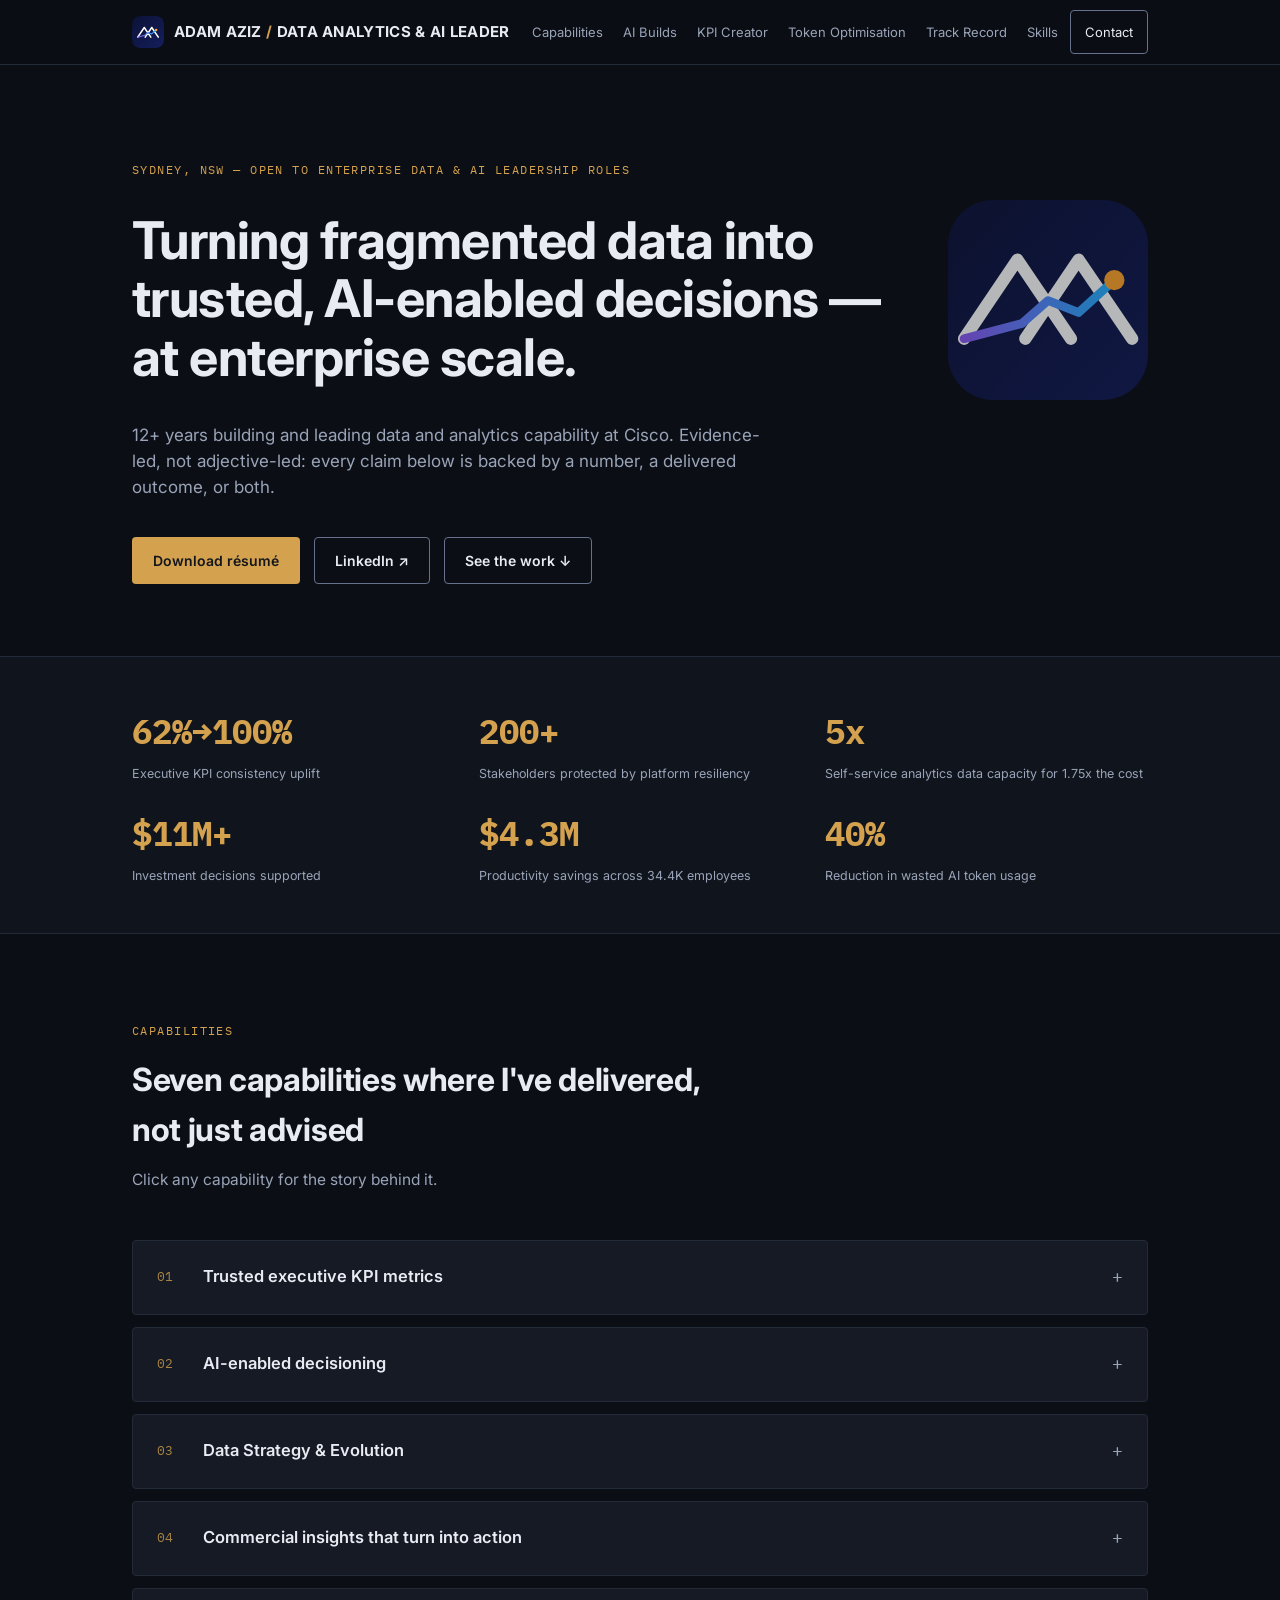
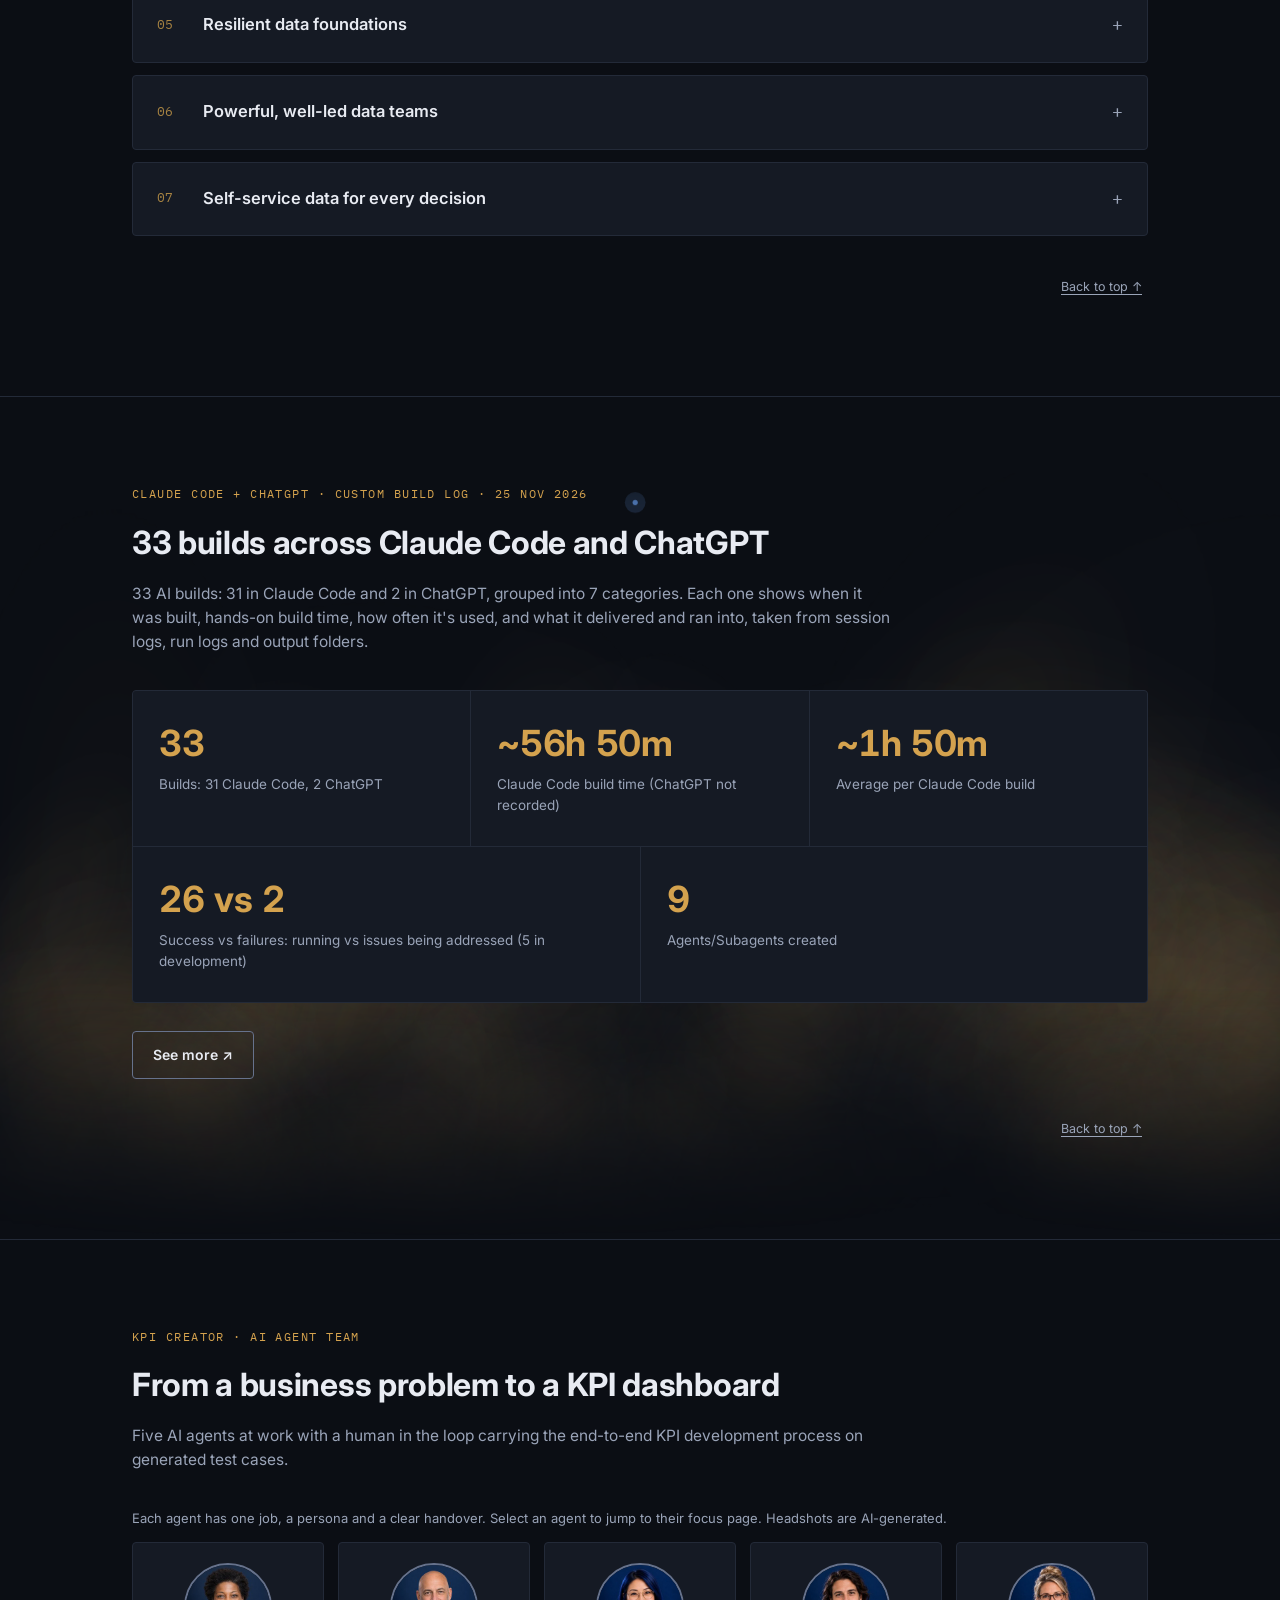
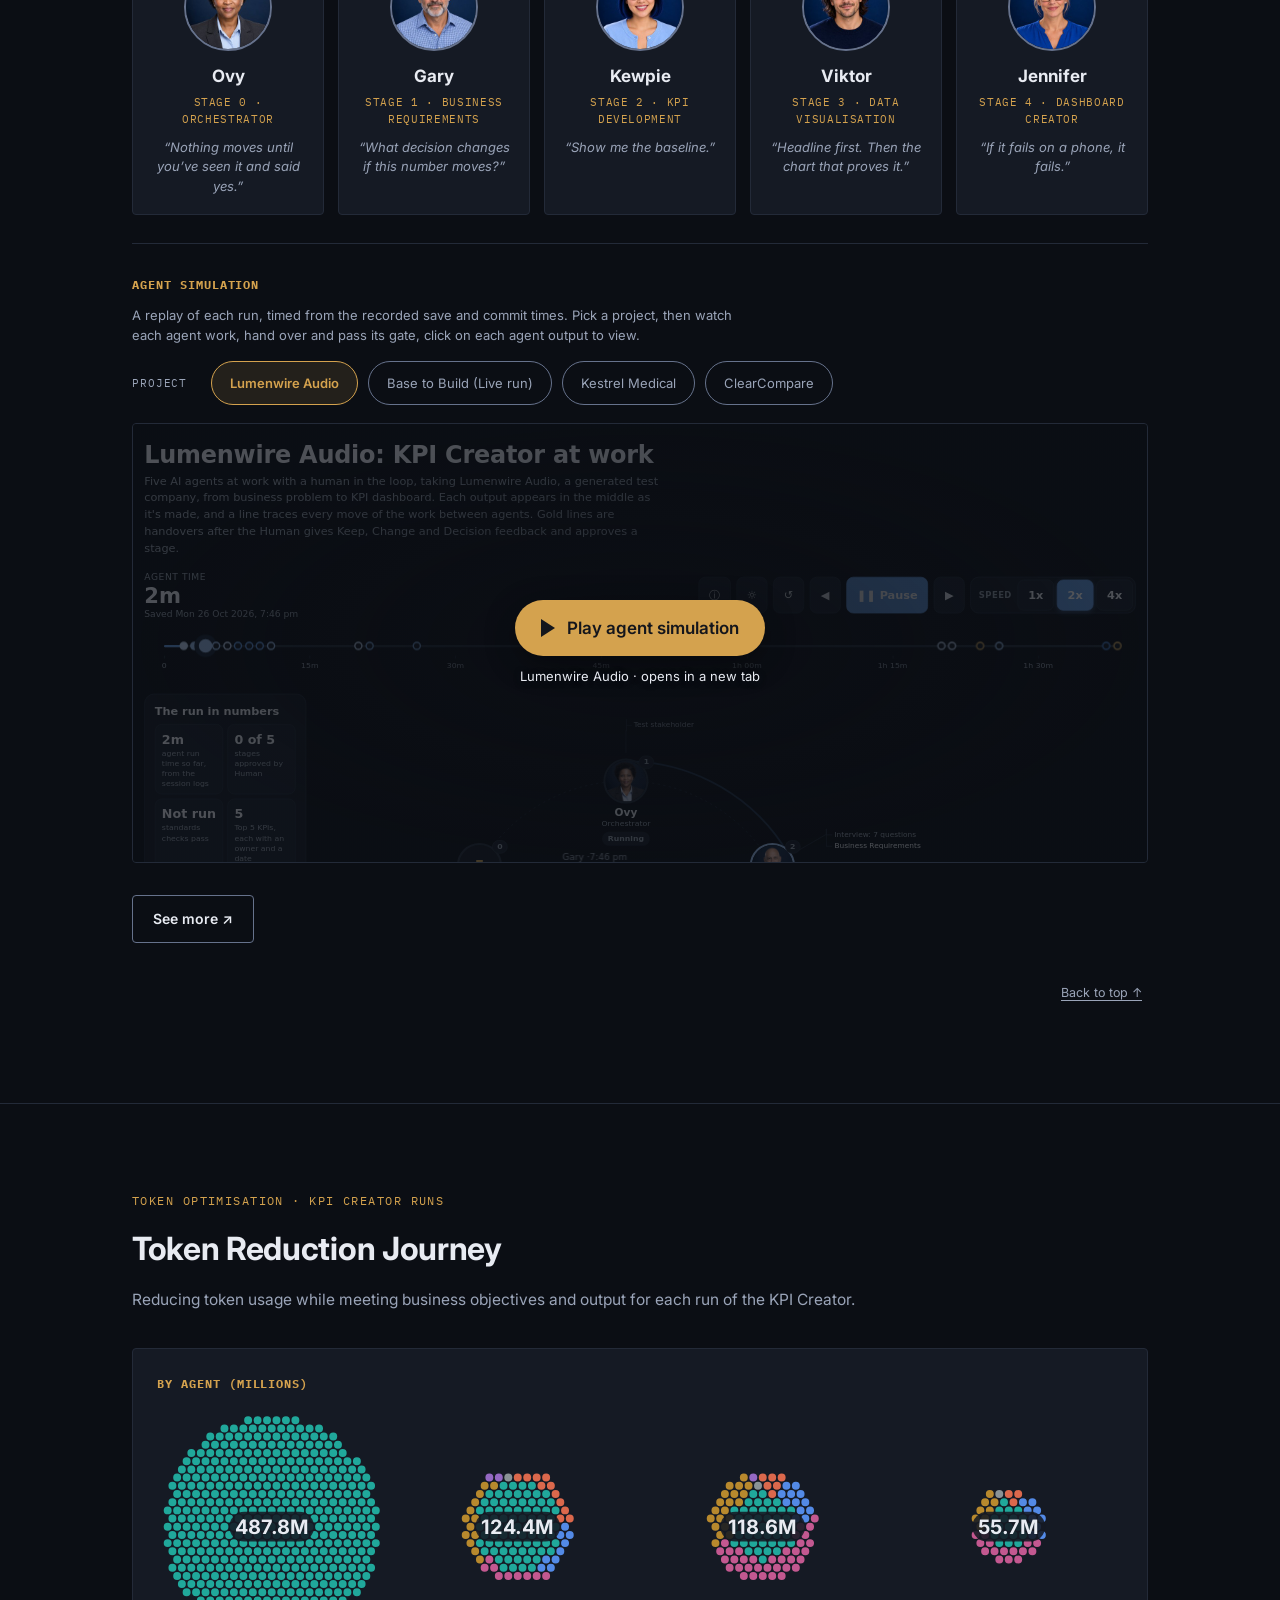
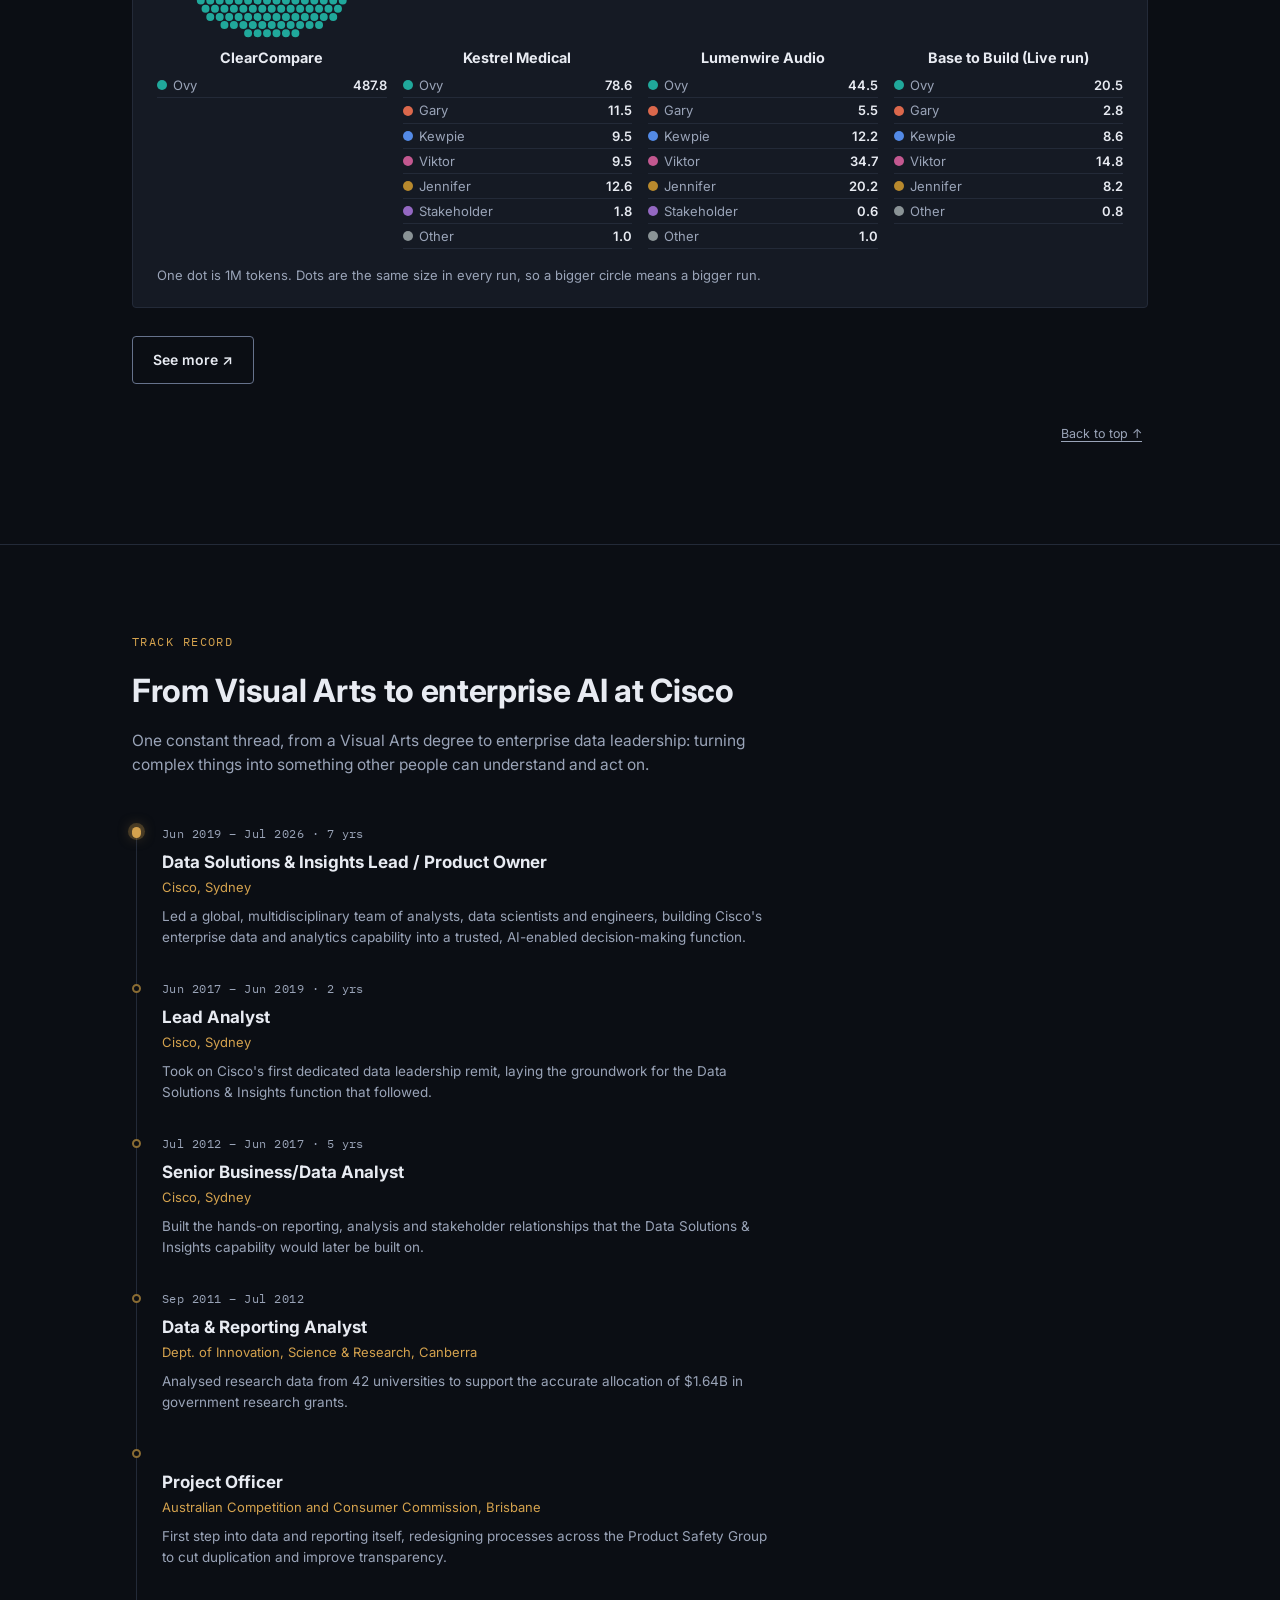
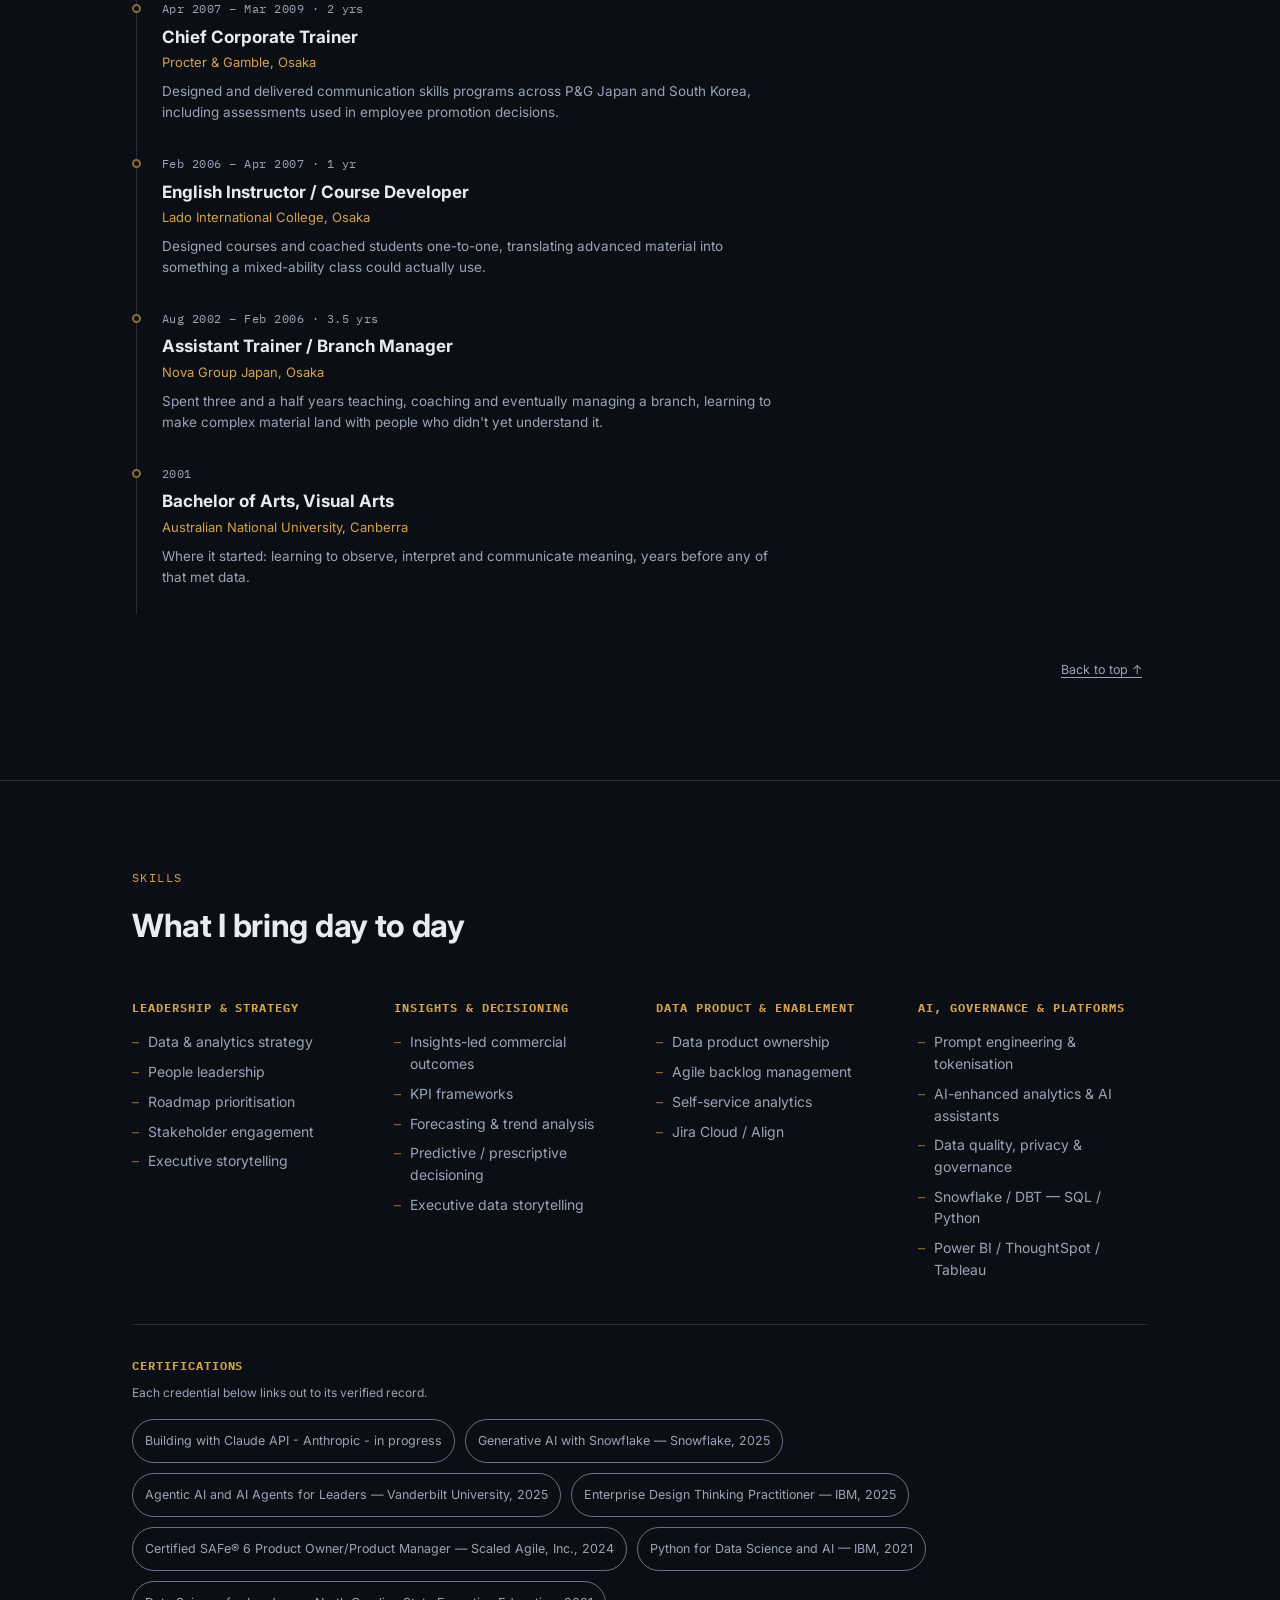
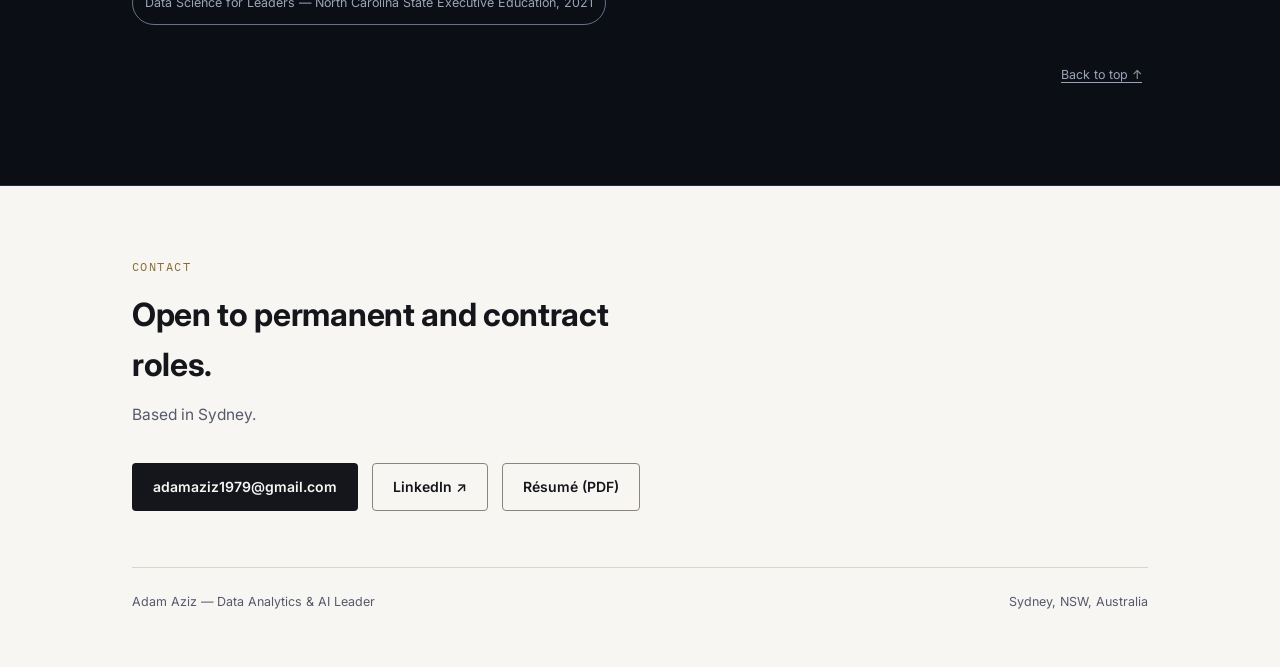
<file: index.html>
<!DOCTYPE html>
<html lang="en-AU">
<head>
<meta charset="UTF-8">
<meta name="viewport" content="width=device-width, initial-scale=1.0, viewport-fit=cover">
<meta name="color-scheme" content="dark">
<title>Adam Aziz, Data &amp; AI Leader</title>
<link rel="icon" type="image/png" sizes="32x32" href="assets/favicon-32.png">
<link rel="apple-touch-icon" href="assets/apple-touch-icon.png">
<meta property="og:type" content="website">
<meta property="og:title" content="Adam Aziz, Data &amp; AI Leader">
<meta property="og:description" content="Adam Aziz — data and analytics leader. Trusted executive KPI metrics, AI-enabled decisioning, commercial insights, resilient data foundations, team leadership, enterprise analytics modernisation.">
<meta property="og:url" content="https://adamaziz1979.github.io/AdamAziz_DataProfessional/">
<meta property="og:image" content="https://adamaziz1979.github.io/AdamAziz_DataProfessional/assets/og-adam-aziz-data-ai-leader.jpg">
<meta property="og:image:width" content="1200">
<meta property="og:image:height" content="627">
<meta property="og:image:alt" content="Adam Aziz, Data and AI Leader. Turning fragmented data into trusted, AI-enabled decisions at enterprise scale.">
<meta name="twitter:card" content="summary_large_image">
<meta name="twitter:title" content="Adam Aziz, Data &amp; AI Leader">
<meta name="twitter:description" content="Adam Aziz — data and analytics leader. Trusted executive KPI metrics, AI-enabled decisioning, commercial insights, resilient data foundations, team leadership, enterprise analytics modernisation.">
<meta name="twitter:image" content="https://adamaziz1979.github.io/AdamAziz_DataProfessional/assets/og-adam-aziz-data-ai-leader.jpg">
<meta name="description" content="Adam Aziz — data and analytics leader. Trusted executive KPI metrics, AI-enabled decisioning, commercial insights, resilient data foundations, team leadership, enterprise analytics modernisation.">
<link rel="preconnect" href="https://fonts.googleapis.com">
<link href="https://fonts.googleapis.com/css2?family=Inter:wght@400;500;600;700&family=IBM+Plex+Mono:wght@500;600&display=swap" rel="stylesheet">
<style>
  :root {
    --bg: #0b0e14;
    --bg-alt: #10141c;
    --panel: #151a24;
    --border: #232a38;
    --text: #e8ebf2;
    --text-dim: #9aa4b8;
    --accent: #d4a24e;
    --accent-dim: #8a6c33;
    --accent-soft: #a88442;
    --border-strong: #66728c;
    --white-line: #d8d5cd;
    --white-line-strong: #8a8578;
    --nav-glass: rgba(11, 14, 20, 0.88);
    --white-bg: #f7f6f3;
    --white-text: #14161c;
    --white-dim: #55596b;
    --mono: "IBM Plex Mono", ui-monospace, SFMono-Regular, Menlo, monospace;
    --sans: "Inter", -apple-system, BlinkMacSystemFont, "Segoe UI", sans-serif;
    --radius: 4px;
  }

  * { box-sizing: border-box; margin: 0; padding: 0; }

  html { scroll-behavior: smooth; }

  body {
    font-family: var(--sans);
    background: var(--bg);
    color: var(--text);
    line-height: 1.55;
    -webkit-font-smoothing: antialiased;
  }

  a { color: inherit; }

  .wrap {
    max-width: 1080px;
    margin: 0 auto;
    padding: 0 32px;
  }

  /* NAV */
  header.nav {
    position: sticky;
    top: 0;
    z-index: 50;
    background: var(--nav-glass);
    backdrop-filter: blur(8px);
    border-bottom: 1px solid var(--border);
  }

  .nav .wrap {
    display: flex;
    align-items: center;
    justify-content: space-between;
    height: 64px;
  }

  .nav-name {
    font-weight: 700;
    letter-spacing: 0.02em;
    font-size: 0.9375rem;
  }

  .nav-name span { color: var(--accent); }

  .nav-name { display: flex; align-items: center; min-width: 0; }
  .nav-logo { display: block; flex-shrink: 0; margin-right: 10px; border-radius: 8px; }
  .nav-logo img { display: block; width: 32px; height: 32px; border-radius: 8px; }
  .nav-logo:focus-visible { outline: 2px solid var(--accent); outline-offset: 2px; }

  .nav-links {
    display: flex;
    gap: 28px;
    list-style: none;
    font-size: 0.8125rem;
    color: var(--text-dim);
  }

  .nav-links a { text-decoration: none; transition: color 0.15s; }
  .nav-links a:hover { color: var(--accent); }

  .nav-links li:last-child a {
    color: var(--text);
    border: 1px solid var(--border);
    padding: 7px 14px;
    border-radius: var(--radius);
  }
  .nav-links li:last-child a:hover { border-color: var(--accent); color: var(--accent); }

  @media (max-width: 720px) {
    .nav-links { display: none; }
  }

  /* HERO */
  .hero {
    padding: 96px 0 72px;
    border-bottom: 1px solid var(--border);
  }

  .eyebrow {
    font-family: var(--mono);
    font-size: 0.75rem;
    letter-spacing: 0.12em;
    text-transform: uppercase;
    color: var(--accent);
    margin-bottom: 20px;
  }

  .hero h1 {
    font-size: clamp(2rem, 5vw, 3.25rem);
    font-weight: 700;
    line-height: 1.12;
    max-width: 780px;
    letter-spacing: -0.01em;
  }

  .hero-head { display: flex; align-items: center; justify-content: space-between; gap: 40px; }
  .hero-logo { flex-shrink: 0; width: 200px; height: 200px; border-radius: 45px; opacity: 0.7; }
  @media (max-width: 860px) { .hero-logo { width: 136px; height: 136px; border-radius: 31px; } }
  @media (max-width: 600px) {
    .hero-head { align-items: flex-start; gap: 16px; }
    .hero-logo { width: 64px; height: 64px; border-radius: 15px; margin-top: 6px; }
  }

  .hero p.lede {
    margin-top: 22px;
    max-width: 640px;
    font-size: 1.0625rem;
    color: var(--text-dim);
  }

  .hero-ctas {
    margin-top: 36px;
    display: flex;
    gap: 14px;
    flex-wrap: wrap;
  }

  .btn {
    display: inline-flex;
    align-items: center;
    gap: 8px;
    padding: 12px 20px;
    border-radius: var(--radius);
    font-size: 0.875rem;
    font-weight: 600;
    text-decoration: none;
    border: 1px solid transparent;
    transition: transform 0.15s, opacity 0.15s;
  }
  .btn:hover { transform: translateY(-1px); }

  .btn-primary { background: var(--accent); color: var(--white-text); }
  .btn-primary:hover { opacity: 0.92; }

  .btn-ghost { border-color: var(--border); color: var(--text); }
  .btn-ghost:hover { border-color: var(--accent); color: var(--accent); }

  /* STAT STRIP */
  .stats {
    padding: 48px 0;
    border-bottom: 1px solid var(--border);
    background: var(--bg-alt);
  }

  .stats .wrap {
    display: grid;
    grid-template-columns: repeat(4, 1fr);
    gap: 24px;
  }

  .stat .num {
    font-family: var(--mono);
    font-size: clamp(1.5rem, 3vw, 2.125rem);
    font-weight: 700;
    color: var(--accent);
  }

  .stat .label {
    margin-top: 6px;
    font-size: 0.7812rem;
    color: var(--text-dim);
  }

  @media (max-width: 720px) {
    .stats .wrap { grid-template-columns: repeat(2, 1fr); }
  }

  /* SECTION HEADS */
  section { padding: 88px 0; border-bottom: 1px solid var(--border); }

  .section-head { max-width: 620px; margin-bottom: 48px; }

  .section-tag {
    font-family: var(--mono);
    font-size: 0.75rem;
    letter-spacing: 0.12em;
    text-transform: uppercase;
    color: var(--accent);
    margin-bottom: 14px;
  }

  .section-head h2 {
    font-size: clamp(1.5rem, 3vw, 2rem);
    font-weight: 700;
    letter-spacing: -0.01em;
  }

  .section-head p { margin-top: 14px; color: var(--text-dim); font-size: 0.9688rem; }

  /* PILLARS */
  .pillars { display: flex; flex-direction: column; gap: 12px; }

  .pillar {
    border: 1px solid var(--border);
    border-radius: var(--radius);
    background: var(--panel);
    overflow: hidden;
  }

  .pillar-head {
    display: flex;
    align-items: center;
    gap: 20px;
    padding: 22px 24px;
    cursor: pointer;
    user-select: none;
  }

  .pillar-num {
    font-family: var(--mono);
    color: var(--accent-dim);
    font-size: 0.8125rem;
    width: 26px;
    flex-shrink: 0;
  }

  .pillar-title { font-weight: 600; font-size: 1.0312rem; flex: 1; }

  .pillar-toggle {
    font-family: var(--mono);
    color: var(--text-dim);
    font-size: 1.125rem;
    transition: transform 0.2s;
    flex-shrink: 0;
  }

  .pillar.open .pillar-toggle { transform: rotate(45deg); color: var(--accent); }

  .pillar-body {
    max-height: 0;
    overflow: hidden;
    transition: max-height 0.3s ease;
    border-top: 1px solid transparent;
  }

  .pillar-body-inner { padding: 26px 24px 30px 70px; }

  .star-grid {
    display: grid;
    grid-template-columns: 90px 1fr;
    row-gap: 14px;
    column-gap: 18px;
    font-size: 0.9062rem;
  }

  .star-label {
    font-family: var(--mono);
    color: var(--accent);
    font-size: 0.75rem;
    letter-spacing: 0.08em;
    text-transform: uppercase;
    padding-top: 2px;
  }

  .star-text { color: var(--text-dim); }
  .star-text strong { color: var(--text); font-weight: 600; }

  @media (max-width: 720px) {
    .pillar-body-inner { padding: 22px 20px 26px 20px; }
    .star-grid { grid-template-columns: 1fr; row-gap: 4px; }
    .star-label { margin-top: 10px; }
  }

  /* TIMELINE */
  .timeline-badge {
    font-family: var(--mono);
    font-size: 0.6562rem;
    letter-spacing: 0.08em;
    text-transform: uppercase;
    color: var(--accent);
    border: 1px solid var(--accent-dim);
    padding: 3px 8px;
    border-radius: 3px;
    margin-left: 10px;
    vertical-align: middle;
  }

  :root {
    --tl-foundations: #6ea8ff;
    --tl-ai: #d4a24e;
    --tl-pbr: #7fd9c4;
  }

  .tl-legend {
    display: flex;
    gap: 24px;
    flex-wrap: wrap;
    margin-bottom: 28px;
    font-size: 0.7812rem;
    color: var(--text-dim);
  }

  .tl-legend-item { display: flex; align-items: center; gap: 8px; }

  .tl-dot { width: 8px; height: 8px; border-radius: 50%; display: inline-block; }
  .tl-dot--foundations { background: var(--tl-foundations); }
  .tl-dot--ai { background: var(--tl-ai); }
  .tl-dot--pbr { background: var(--tl-pbr); }

  .tl-track {
    position: relative;
    display: flex;
    gap: 18px;
    overflow-x: auto;
    padding: 28px 4px 20px;
    scroll-snap-type: x proximity;
  }

  .tl-track::-webkit-scrollbar { height: 6px; }
  .tl-track::-webkit-scrollbar-thumb { background: var(--border); border-radius: 3px; }

  .tl-line {
    position: absolute;
    top: 0;
    left: 4px;
    right: 4px;
    height: 1px;
    background: var(--border);
  }

  .tl-card {
    scroll-snap-align: start;
    flex: 0 0 260px;
    border: 1px solid var(--border);
    border-top: 3px solid var(--tl-foundations);
    border-radius: var(--radius);
    background: var(--panel);
    padding: 20px;
  }

  .tl-card--ai { border-top-color: var(--tl-ai); }
  .tl-card--pbr { border-top-color: var(--tl-pbr); }

  .tl-quarter {
    font-family: var(--mono);
    font-size: 0.7188rem;
    letter-spacing: 0.06em;
    color: var(--text-dim);
    margin-bottom: 10px;
  }

  .tl-card h4 { font-size: 0.9062rem; font-weight: 600; margin-bottom: 10px; line-height: 1.3; }
  .tl-card p { font-size: 0.8125rem; color: var(--text-dim); }

  .tl-source {
    margin-top: 8px;
    font-size: 0.7812rem;
    color: var(--text-dim);
  }
  .tl-source a { color: var(--accent); text-decoration: none; }
  .tl-source a:hover { text-decoration: underline; }

  @media (max-width: 720px) {
    .tl-track { padding-top: 20px; }
    .tl-card { flex-basis: 240px; }
  }

  /* SKILLS */
  .skills-grid {
    display: grid;
    grid-template-columns: repeat(auto-fit, minmax(220px, 1fr));
    gap: 32px;
  }

  .skills-group h3 {
    font-family: var(--mono);
    font-size: 0.75rem;
    letter-spacing: 0.08em;
    text-transform: uppercase;
    color: var(--accent);
    margin-bottom: 14px;
  }

  .skills-group ul { list-style: none; display: flex; flex-direction: column; gap: 8px; }
  .skills-group li { font-size: 0.875rem; color: var(--text-dim); padding-left: 16px; position: relative; }
  .skills-group li::before { content: "\2013"; position: absolute; left: 0; color: var(--accent-dim); }

  .certs {
    margin-top: 44px;
    padding-top: 32px;
    border-top: 1px solid var(--border);
  }

  .certs h3 {
    font-family: var(--mono);
    font-size: 0.75rem;
    letter-spacing: 0.08em;
    text-transform: uppercase;
    color: var(--accent);
    margin-bottom: 16px;
  }

  .cert-list { display: flex; flex-wrap: wrap; gap: 10px; }
  .cert-chip {
    font-size: 0.7812rem;
    border: 1px solid var(--border);
    padding: 7px 12px;
    border-radius: 100px;
    color: var(--text-dim);
    text-decoration: none;
    display: inline-block;
    transition: border-color 0.15s, color 0.15s;
  }
  a.cert-chip:hover { border-color: var(--accent); color: var(--accent); }

  /* CONTACT / FOOTER */
  footer {
    padding: 72px 0 56px;
    background: var(--white-bg);
    color: var(--white-text);
  }

  footer .section-tag { color: var(--accent-dim); }

  footer h2 { font-size: clamp(1.5rem, 3vw, 2rem); font-weight: 700; letter-spacing: -0.01em; max-width: 520px; }

  footer p.lede { margin-top: 14px; color: var(--white-dim); font-size: 0.9688rem; max-width: 480px; }

  footer .btn-primary { background: var(--white-text); color: var(--white-bg); }
  footer .btn-ghost { border-color: var(--white-line-strong); color: var(--white-text); }
  footer .btn-ghost:hover { border-color: var(--white-text); color: var(--white-text); }

  .footer-meta {
    margin-top: 56px;
    padding-top: 24px;
    border-top: 1px solid var(--white-line);
    display: flex;
    justify-content: space-between;
    font-size: 0.7812rem;
    color: var(--white-dim);
    flex-wrap: wrap;
    gap: 10px;
  }

  /* ===== Content-update additions below — story paragraphs replace the STAR label grid ===== */
  .story { display: flex; flex-direction: column; gap: 14px; }
  .story p { margin: 0; font-size: 0.9062rem; line-height: 1.6; color: var(--text-dim); }
  .story p strong { color: var(--text); font-weight: 600; }
  .story ul { list-style: none; display: flex; flex-direction: column; gap: 8px; margin: 2px 0; }
  .story li { font-size: 0.9062rem; line-height: 1.55; color: var(--text-dim); padding-left: 18px; position: relative; }
  .story li::before { content: "\2013"; position: absolute; left: 0; color: var(--accent-dim); }
  .story li strong { color: var(--text); font-weight: 600; }

  .story-pair { display: grid; grid-template-columns: 1fr 1fr; gap: 32px; }
  /* ThoughtSpot proof: nested before and after rings, full width under the two stories */
  .story-pair > .story:has(.tsr) { height: 100%; }
  .tsr { margin-top: auto; padding-top: 12px; border-top: 1px solid var(--border); display: flex; flex-direction: column; gap: 9px; }
  .tsr-row { display: grid; grid-template-columns: repeat(2, minmax(0, 1fr)); gap: 12px 18px; }
  .tsr-d { margin: 0; display: grid; grid-template-columns: 62px minmax(0, 1fr); gap: 12px; align-items: center; text-align: left; }
  .tsr-d svg { display: block; width: 62px; height: 62px; }
  .tsr-d circle { fill: none; stroke-width: 11; }
  .tsr-d .t { stroke: var(--border); }
  .tsr-d .b { stroke: var(--border-strong); }
  .tsr-d .a { stroke: var(--accent); }
  .tsr-d figcaption { font-size: 0.75rem; line-height: 1.4; color: var(--text-dim); }
  .tsr-d figcaption b { display: block; font-size: 1.3rem; line-height: 1.1; font-weight: 600; color: var(--accent); margin-bottom: 2px; font-variant-numeric: tabular-nums; }
  .tsr-leg { margin: 0; font-size: 0.8125rem; line-height: 1.3; color: var(--text-dim); }
  .tsr-leg strong { color: var(--text); font-weight: 600; }
  .tsr-leg i { display: inline-block; width: 10px; height: 10px; border-radius: 50%; margin: 0 6px -1px 0; }
  .tsr-leg i.a { margin-left: 12px; background: var(--accent); }
  .tsr-leg i.b { background: var(--border-strong); }
  @keyframes tsr-draw { from { stroke-dasharray: 0 100; } }
  .pillar.open .tsr-d .b, .pillar.open .tsr-d .a { animation: tsr-draw 1.1s ease-out both; }
  .pillar.open .tsr-d .a { animation-delay: .3s; }
  @media (prefers-reduced-motion: reduce) { .pillar.open .tsr-d .b, .pillar.open .tsr-d .a { animation: none; } }
  @media (max-width: 720px) { .story-pair > .story:has(.tsr) { height: auto; } .tsr { margin-top: 8px; } .tsr-row { gap: 16px 14px; } }

  .story-tag {
    font-family: var(--mono); font-size: 0.6875rem; letter-spacing: 0.08em; text-transform: uppercase;
    color: var(--accent-dim); margin-bottom: 12px; padding-bottom: 10px; border-bottom: 1px solid var(--border);
  }

  /* Longer content needs more room to expand than the original 900px cap allowed */
  .pillar.open .pillar-body { max-height: 2200px; border-top: 1px solid var(--border); }

  /* Six headline stats, three across */
  .stats .wrap { grid-template-columns: repeat(3, 1fr); }

  .certs-hint {
    font-size: 0.75rem; color: var(--text-dim); margin: -8px 0 16px;
  }

  /* Career track — vertical progression, newest role first */
  .career-track { position: relative; margin-top: 20px; padding-left: 30px; }
  .career-track::before {
    content: ""; position: absolute; left: 4px; top: 6px; bottom: 6px; width: 1px; background: var(--border);
  }
  .career-step { position: relative; padding-bottom: 32px; }
  .career-step:last-child { padding-bottom: 0; }
  .career-dot {
    position: absolute; left: -30px; top: 4px; width: 9px; height: 9px; border-radius: 50%;
    background: var(--bg); border: 2px solid var(--accent-dim);
  }
  .career-step.current .career-dot { background: var(--accent); border-color: var(--accent); }
  .career-period {
    font-family: var(--mono); font-size: 0.75rem; letter-spacing: 0.04em; color: var(--text-dim); margin-bottom: 5px;
  }
  .career-role { font-weight: 700; font-size: 1.0625rem; color: var(--text); }
  .career-org { font-size: 0.8125rem; color: var(--accent); margin-top: 2px; }
  .career-desc { margin-top: 9px; font-size: 0.8438rem; color: var(--text-dim); max-width: 620px; }

  @media (max-width: 720px) {
    .story-pair { grid-template-columns: 1fr; gap: 26px; }
  }

  /* AI BUILDS */
  .builds-head { max-width: 760px; margin-bottom: 36px; }

  .builds-stats {
    display: grid;
    grid-template-columns: repeat(6, 1fr);
    gap: 1px;
    background: var(--border);
    border: 1px solid var(--border);
    border-radius: var(--radius);
    overflow: hidden;
  }

  .builds-stat { background: var(--panel); padding: 32px 26px 30px; }
  .builds-stat:nth-child(-n+3) { grid-column: span 2; }
  .builds-stat:nth-child(n+4) { grid-column: span 3; }

  .builds-stat .num {
    font-size: clamp(1.75rem, 3.4vw, 2.25rem);
    font-weight: 700;
    line-height: 1.15;
    letter-spacing: -0.01em;
    font-variant-numeric: tabular-nums;
    color: var(--accent);
  }

  .builds-stat .label { margin-top: 10px; font-size: 0.8438rem; color: var(--text-dim); }

  .builds-more { margin-top: 28px; }

  /* Count-up (headline stats and AI Builds): the script adds .is-anim, then .in when the panel scrolls into view. Without the script, or with reduced motion, the figures show as written. */
  .count-up.is-anim .num,
  .count-up.is-anim .label {
    opacity: 0;
    transform: translateY(12px);
    transition: opacity 0.7s ease, transform 0.7s ease;
    transition-delay: var(--d, 0ms);
  }
  .count-up.is-anim.in .num,
  .count-up.is-anim.in .label { opacity: 1; transform: none; }

  @media (max-width: 700px) {
    .builds-stats { grid-template-columns: repeat(2, 1fr); }
    .builds-stat { padding: 24px 16px 22px; }
    .builds-stat:nth-child(n) { grid-column: auto; }
    .builds-stat:last-child { grid-column: 1 / -1; }
    .builds-stat .num { font-size: 1.5rem; }
  }

  /* Digital pollen background: add .has-anim-bg to the target section; the canvas is its first child.
     --anim-bleed-x / --anim-bleed-top / --anim-bleed-bottom let the pollen reach past the section's edges.
     Set width and height explicitly: an absolutely placed canvas with auto size grows itself on every resize. */
  .has-anim-bg{position:relative;isolation:isolate}
  .has-anim-bg>*{position:relative;z-index:1}
  .has-anim-bg>canvas.anim-bg{
    position:absolute;z-index:0;display:block;pointer-events:none;
    top:calc(-1 * var(--anim-bleed-top, 0px));
    left:calc(-1 * var(--anim-bleed-x, 0px));
    width:calc(100% + 2 * var(--anim-bleed-x, 0px));
    height:calc(100% + var(--anim-bleed-top, 0px) + var(--anim-bleed-bottom, 0px));
    -webkit-mask-image:linear-gradient(to bottom,transparent,#000 18%,#000 70%,transparent);
    mask-image:linear-gradient(to bottom,transparent,#000 18%,#000 70%,transparent)
  }
  /* Digital phosphorus smoke: same section rules as the pollen; a separate canvas class so each script runs only its own. */
  .has-anim-bg>canvas.anim-smoke{
    position:absolute;z-index:0;display:block;pointer-events:none;
    top:calc(-1 * var(--anim-bleed-top, 0px));
    left:calc(-1 * var(--anim-bleed-x, 0px));
    width:calc(100% + 2 * var(--anim-bleed-x, 0px));
    height:calc(100% + var(--anim-bleed-top, 0px) + var(--anim-bleed-bottom, 0px));
    -webkit-mask-image:linear-gradient(to bottom,transparent,#000 18%,#000 70%,transparent);
    mask-image:linear-gradient(to bottom,transparent,#000 18%,#000 70%,transparent)
  }
  /* ===== UX review changes ===== */
  :root { color-scheme: dark; }

  header.nav { top: env(safe-area-inset-top, 0px); }
  .wrap { padding-left: max(32px, env(safe-area-inset-left, 0px)); padding-right: max(32px, env(safe-area-inset-right, 0px)); }

  /* 4: keyboard focus, and collapsed content out of the tab order */
  a:focus-visible, .pillar-head:focus-visible { outline: 2px solid var(--accent); outline-offset: 3px; }
  .pillar-head:focus-visible { outline-offset: -3px; }
  .pillar-body { visibility: hidden; transition: max-height 0.3s ease, visibility 0s linear 0.3s; }
  .pillar.open .pillar-body { visibility: visible; transition-delay: 0s; }

  /* 5: touch targets of at least 44px */
  .nav-links { gap: 12px; flex-shrink: 0; }
  .nav-links a { display: inline-flex; align-items: center; min-height: 44px; padding: 0 8px; white-space: nowrap; }
  .cert-chip { display: inline-flex; align-items: center; min-height: 44px; }
  .tl-source a { display: inline-block; padding: 13px 4px; margin: -13px -4px; }

  /* 6: readable line length */
  .story { max-width: 560px; }

  /* 10: secondary links stay lighter than buttons, and never rely on colour alone */
  .story a, .tl-source a { font-weight: 500; text-decoration: underline; text-decoration-thickness: 1px; text-underline-offset: 3px; }

  /* 3: Back to top, desktop only */
  .to-top { margin-top: 28px; text-align: right; font-size: 0.7812rem; }
  .to-top a { display: inline-flex; align-items: center; min-height: 44px; padding: 0 6px; color: var(--text-dim); text-decoration: underline; text-decoration-thickness: 1px; text-underline-offset: 3px; }
  .to-top a:hover { color: var(--accent); }

  /* 1 and 2: section tabs. Bottom bar on phones upright, left rail on phones sideways. */
  .tabbar { display: none; }
  .tabbar a { display: flex; flex-direction: column; align-items: center; justify-content: center; gap: 4px; min-height: 56px; font-size: 0.6562rem; line-height: 1.1; text-align: center; text-decoration: none; color: var(--text-dim); }
  .tabbar svg { width: 22px; height: 22px; flex-shrink: 0; }
  .tabbar a.on { color: var(--accent); }

  @media (max-width: 720px) and (min-height: 541px) {
    .tabbar { position: fixed; z-index: 60; left: 0; right: 0; bottom: 0; display: flex; background: var(--panel); border-top: 1px solid var(--border); padding: 0 env(safe-area-inset-right, 0px) env(safe-area-inset-bottom, 0px) env(safe-area-inset-left, 0px); }
    .tabbar a { flex: 1; min-width: 0; border-top: 2px solid transparent; }
    .tabbar a.on { border-top-color: var(--accent); }
    footer { padding-bottom: calc(56px + 64px + env(safe-area-inset-bottom, 0px)); }
    .to-top { display: none; }
  }

  @media (max-height: 540px) and (pointer: coarse) {
    body { padding-left: calc(76px + env(safe-area-inset-left, 0px)); }
    header.nav { position: static; }
    .nav-links { display: none; }
    .tabbar { position: fixed; z-index: 60; top: 0; bottom: 0; left: 0; width: calc(76px + env(safe-area-inset-left, 0px)); display: flex; flex-direction: column; justify-content: center; overflow-y: auto; background: var(--panel); border-right: 1px solid var(--border); padding-left: env(safe-area-inset-left, 0px); }
    .tabbar a { flex: 0 0 auto; border-left: 2px solid transparent; }
    .tabbar a.on { border-left-color: var(--accent); }
    .to-top { display: none; }
  }

  /* 7: respect reduced motion */
  @media (prefers-reduced-motion: reduce) {
    html { scroll-behavior: auto; }
    *, *::before, *::after { transition: none !important; }
    .btn:hover { transform: none; }
  }
  /* ===== HTML standards changes ===== */
  /* 1: figures stay readable to screen readers and in print */
  .sr-only { position: absolute; width: 1px; height: 1px; padding: 0; margin: -1px; overflow: hidden; clip: rect(0, 0, 0, 0); white-space: nowrap; border: 0; }
  @media print {
    .count-up.is-anim .num, .count-up.is-anim .label { opacity: 1 !important; transform: none !important; }
  }

  /* 2: small gold text at 4.5:1 or better */
  .pillar-num, .story-tag { color: var(--accent-soft); }

  /* 3: control borders at 3:1 or better */
  .btn-ghost, .cert-chip, .nav-links li:last-child a { border-color: var(--border-strong); }

  /* 4: landmarks and skip link */
  .nav .wrap > nav { flex-shrink: 0; }
  main:focus { outline: none; }
  .skip-link { position: fixed; left: -9999px; top: 8px; }
  .skip-link:focus { left: max(16px, env(safe-area-inset-left, 0px)); top: max(8px, env(safe-area-inset-top, 0px)); z-index: 100; padding: 10px 14px; border-radius: var(--radius); background: var(--accent); color: var(--white-text); font-weight: 600; text-decoration: none; }

  /* 5: accordion heads are real buttons */
  button.pillar-head { width: 100%; background: none; border: 0; color: inherit; font: inherit; text-align: left; }
  /* ===== Capability 01 video ===== */
  /* Video sits top-right and the story wraps around it. Stacks above the text on narrow screens. */
  .cap-video { float: right; width: 42%; max-width: 400px; margin: 4px 0 20px 32px; }
  .pillar-body-inner::after { content: ""; display: block; clear: both; }
  .story.story-wrap { display: block; }
  .story.story-wrap > * + * { margin-top: 14px; }
  .story.story-wrap > ul { display: block; margin-top: 16px; }
  .story.story-wrap > ul + * { margin-top: 16px; }
  .story-wrap li + li { margin-top: 8px; }
  @media (max-width: 900px) {
    .cap-video { float: none; width: 100%; max-width: 560px; margin: 0 0 24px; }
  }
  .cap-video video { display: block; width: 100%; aspect-ratio: 16 / 9; background: #000; border: 1px solid var(--border); border-radius: var(--radius); }
  .cap-video figcaption { margin-top: 10px; font-size: 0.8125rem; color: var(--text-dim); }
  .cap-video figcaption strong { color: var(--text); font-weight: 600; }
  .cap-transcript summary { display: inline-flex; align-items: center; min-height: 44px; cursor: pointer; font-size: 0.8125rem; color: var(--text-dim); text-decoration: underline; text-decoration-thickness: 1px; text-underline-offset: 3px; }
  .cap-transcript p { margin-top: 8px; font-size: 0.8125rem; color: var(--text-dim); max-width: 560px; }
  .cap-video video:focus-visible, .cap-transcript summary:focus-visible { outline: 2px solid var(--accent); outline-offset: 3px; }
  .pillar.open .pillar-body { max-height: 3400px; }
  /* ===== Capability 04 visuals: sit at the foot of each story, like the 07 ThoughtSpot proof ===== */
  .c4-bars { display: flex; flex-direction: column; gap: 7px; }
  .c4-bars-head { margin: 0 0 2px; font-size: 0.75rem; color: var(--text-dim); }
  .c4-bar { display: grid; grid-template-columns: 56px minmax(0, 1fr); align-items: center; gap: 10px; font-size: 0.75rem; color: var(--text-dim); }
  .c4-bar i { display: block; height: 14px; width: var(--w); background: var(--border-strong); border-radius: 2px; }
  .c4-bar.hot span { color: var(--text); font-weight: 600; }
  .c4-bar.hot i { background: var(--accent); }
  .c4-bars-note { margin: 4px 0 0 66px; font-size: 0.75rem; color: var(--text-dim); }
  .c4-bars-note b { color: var(--accent); font-weight: 600; }
  @keyframes c4-grow { from { width: 0; } }
  .pillar.open .c4-bar i { animation: c4-grow .9s ease-out both; }
  .pillar.open .c4-bar:nth-child(3) i { animation-delay: .12s; }
  .pillar.open .c4-bar.hot i { animation-delay: .24s; }
  .c4-stats { display: grid; grid-template-columns: repeat(3, minmax(0, 1fr)); gap: 14px; margin-top: 8px; padding-top: 12px; border-top: 1px solid var(--border); }
  .c4-stats p, .c4-ring-fig figcaption { margin: 0; font-size: 0.75rem; line-height: 1.4; color: var(--text-dim); }
  .c4-stats b { display: block; font-size: 1.3rem; line-height: 1.15; font-weight: 600; color: var(--accent); font-variant-numeric: tabular-nums; margin-bottom: 2px; }
  .c4-ring-fig { margin: 0; display: grid; grid-template-columns: 40px minmax(0, 1fr); gap: 8px; align-items: start; }
  .c4-ring { width: 40px; height: 40px; }
  .c4-ring circle { fill: none; stroke-width: 12; }
  .c4-ring .t { stroke: var(--border); }
  .c4-ring .a { stroke: var(--accent); }
  .pillar.open .c4-ring .a { animation: tsr-draw 1.1s ease-out both; }
  .story .c4-steps { list-style: none; display: flex; flex-direction: column; gap: 0; margin: 0; }
  .story .c4-steps li { position: relative; padding: 0 0 14px 28px; font-size: 0.8125rem; line-height: 1.45; color: var(--text-dim); }
  .story .c4-steps li:last-child { padding-bottom: 0; }
  .story .c4-steps li b { display: block; color: var(--text); font-weight: 600; }
  .story .c4-steps li::before { content: ""; position: absolute; left: 3px; top: 5px; width: 9px; height: 9px; border-radius: 50%; background: var(--bg); border: 2px solid var(--border-strong); }
  .story .c4-steps li::after { content: ""; position: absolute; left: 8px; top: 18px; bottom: 2px; width: 1px; background: var(--border); }
  .story .c4-steps li:last-child::after { display: none; }
  .story .c4-steps li.end::before { background: var(--accent); border-color: var(--accent); }
  .story .c4-steps li.end b { color: var(--accent); }
  @keyframes c4-in { from { opacity: 0; transform: translateX(-6px); } }
  .pillar.open .c4-steps li { animation: c4-in .5s ease-out both; }
  .pillar.open .c4-steps li:nth-child(2) { animation-delay: .12s; }
  .pillar.open .c4-steps li:nth-child(3) { animation-delay: .24s; }
  .pillar.open .c4-steps li:nth-child(4) { animation-delay: .36s; }
  .pillar.open .c4-steps li:nth-child(5) { animation-delay: .48s; }
  @media (prefers-reduced-motion: reduce) { .pillar.open .c4-bar i, .pillar.open .c4-ring .a, .pillar.open .c4-steps li { animation: none; } }
  @media (max-width: 420px) { .c4-stats { gap: 10px; } .c4-stats b { font-size: 1.1rem; } .c4-ring-fig { grid-template-columns: 1fr; } }
  /* ===== Capability 02 story icons ===== */
  .story-tag.has-ico { display: flex; align-items: center; gap: 12px; }
  .cap-ico { flex: none; width: 34px; height: 34px; padding: 6px; border: 1px solid var(--accent-dim); border-radius: var(--radius); background: rgba(212, 162, 78, 0.10); fill: none; stroke: var(--accent); stroke-width: 1.6; stroke-linecap: round; stroke-linejoin: round; }
  /* ===== Capabilities 05 and 06 visuals: float top-right like the 01 video, stack on narrow screens ===== */
  .cap-fig { float: right; width: 40%; max-width: 380px; margin: 4px 0 20px 40px; padding: 18px 20px 20px; background: var(--panel); border: 1px solid var(--border); border-radius: var(--radius); }
  .cap-fig .story-tag { margin-bottom: 14px; }
  .cap-fig-head { margin: 0 0 12px; font-size: 0.8125rem; color: var(--text-dim); }
  .cap-fig-head b, .cap-stats b { display: block; font-size: 1.3rem; line-height: 1.15; font-weight: 600; color: var(--accent); font-variant-numeric: tabular-nums; margin-bottom: 2px; }
  .cap-waffle { display: block; width: 100%; height: auto; }
  .cap-waffle .k { fill: var(--accent); }
  .cap-waffle .r { fill: transparent; stroke: var(--border-strong); stroke-width: 1; }
  @keyframes cap-gone { from { fill: var(--border-strong); } to { fill: transparent; } }
  .pillar.open .cap-waffle .r { animation: cap-gone .5s ease-out both; animation-delay: calc(400ms + var(--i) * 6ms); }
  .cap-leg { margin: 12px 0 0; font-size: 0.75rem; color: var(--text-dim); }
  .cap-leg i { display: inline-block; width: 10px; height: 10px; border-radius: 2px; margin: 0 6px -1px 0; }
  .cap-leg i.k { background: var(--accent); }
  .cap-leg i.r { border: 1px solid var(--border-strong); margin-left: 12px; }
  .cap-stats { display: grid; grid-template-columns: repeat(3, minmax(0, 1fr)); gap: 14px; margin-top: 16px; padding-top: 14px; border-top: 1px solid var(--border); }
  .cap-stats p { margin: 0; font-size: 0.75rem; line-height: 1.4; color: var(--text-dim); }
  .cap-stack { display: grid; grid-template-columns: minmax(0, 1fr) 22px minmax(0, 1fr); align-items: stretch; }
  .cap-col { display: flex; flex-direction: column; gap: 6px; }
  @supports (grid-template-rows: subgrid) {
    .cap-stack { grid-template-rows: repeat(5, auto); row-gap: 6px; }
    .cap-col { display: grid; grid-row: 1 / span 5; grid-template-rows: subgrid; gap: 6px; }
    .cap-arrow { grid-row: 1 / span 5; }
    .cap-layer { min-height: 0; }
  }
  .cap-col-head { margin: 0 0 4px; font-family: var(--mono); font-size: 0.6875rem; letter-spacing: 0.06em; text-transform: uppercase; color: var(--text); }
  .cap-layer { padding: 9px 10px; min-height: 84px; border: 1px solid var(--border-strong); border-radius: var(--radius); font-size: 0.75rem; font-weight: 600; line-height: 1.3; color: var(--text); }
  .cap-layer span { display: block; margin-top: 3px; font-weight: 400; color: var(--text-dim); }
  .cap-layer.thin { min-height: 0; padding: 6px 10px; font-weight: 500; color: var(--text-dim); border-style: dashed; }
  .cap-layer.hot { border-color: var(--accent); background: rgba(212, 162, 78, 0.12); }
  .cap-layer.hot span { color: var(--text); }
  .cap-col-foot { margin: 6px 0 0; font-size: 0.75rem; line-height: 1.35; color: var(--text-dim); }
  .cap-col-foot b { display: block; color: var(--accent); font-weight: 600; }
  .cap-arrow { align-self: center; text-align: center; color: var(--accent); font-size: 1rem; }
  @keyframes cap-rise { from { opacity: 0; transform: translateY(8px); } }
  .pillar.open .cap-col:last-child .cap-layer { animation: cap-rise .6s ease-out both; }
  .pillar.open .cap-col:last-child .cap-layer.hot { animation-delay: .25s; }
  @media (prefers-reduced-motion: reduce) { .pillar.open .cap-waffle .r, .pillar.open .cap-col:last-child .cap-layer { animation: none; } }
  @media (max-width: 900px) { .cap-fig { float: none; width: 100%; max-width: 560px; margin: 0 0 24px; } }
  @media (max-width: 420px) { .cap-fig { padding: 16px 14px; } .cap-stats { gap: 10px; } .cap-stats b { font-size: 1.1rem; } .cap-layer { padding: 8px; } }
  /* ===== Track record animation: the gold line draws as you scroll and each role lights up when it reaches it ===== */
  .career-track::after {
    content: ""; position: absolute; left: 4px; top: 6px; bottom: 6px; width: 1px; background: var(--accent);
    transform: scaleY(0); transform-origin: top; opacity: 0;
    box-shadow: 0 0 8px color-mix(in srgb, var(--accent) 55%, transparent);
  }
  .career-track.is-anim::after { transform: scaleY(var(--p, 0)); opacity: 1; }
  .career-spark {
    position: absolute; left: 4.5px; top: calc(6px + (100% - 12px) * var(--p, 0)); width: 9px; height: 9px; margin: -4.5px 0 0 -4.5px;
    border-radius: 50%; background: var(--accent); pointer-events: none; opacity: 0; transition: opacity 0.3s ease;
    box-shadow: 0 0 0 4px color-mix(in srgb, var(--accent) 25%, transparent), 0 0 14px color-mix(in srgb, var(--accent) 60%, transparent);
  }
  .career-track.is-anim .career-spark { opacity: 1; }
  /* Text fades in from top to bottom as the section first comes into view */
  .fx-ready .fx { opacity: 0; transform: translateY(10px); transition: opacity 0.7s ease, transform 0.7s ease; transition-delay: var(--d, 0s); }
  .fx-ready .fx.in { opacity: 1; transform: none; }
  .career-track.is-anim .career-dot { transition: background 0.35s ease, border-color 0.35s ease; }
  .career-track.is-anim .career-step.reached .career-dot { background: var(--accent); border-color: var(--accent); animation: careerPulse 0.9s ease-out; }
  @keyframes careerPulse {
    from { box-shadow: 0 0 0 0 color-mix(in srgb, var(--accent) 55%, transparent); }
    to { box-shadow: 0 0 0 12px transparent; }
  }
  @media (prefers-reduced-motion: reduce) {
    .career-track::after, .career-spark { display: none; }
  }
  @media print {
    .fx-ready .fx { opacity: 1 !important; transform: none !important; }
    .career-track::after, .career-spark { display: none; }
  }
  /* KPI Creator team: five agent cards, each opening that agent's page. 3 + 2 on tablets, 2 + 2 + 1 on phones. */
  .team-note { font-size: 0.8125rem; color: var(--text-dim); margin: 0 0 14px; }
  .kpi-agents { list-style: none; display: grid; grid-template-columns: repeat(5, 1fr); gap: 14px; margin: 0 0 28px; }
  .kpi-agents li { display: flex; }
  .kpi-agent {
    flex: 1; display: flex; flex-direction: column; align-items: center; padding: 20px 14px 18px; text-align: center; text-decoration: none; color: var(--text);
    background: var(--panel); border: 1px solid var(--border); border-radius: var(--radius); transition: border-color 0.15s;
  }
  .kpi-agent:hover { border-color: var(--accent); }
  .kpi-agent img { width: 88px; height: 88px; border-radius: 50%; object-fit: cover; border: 2px solid var(--border-strong); margin-bottom: 12px; transition: border-color 0.15s; }
  .kpi-agent:hover img { border-color: var(--accent); }
  .kpi-agent .name { font-size: 1.0625rem; font-weight: 700; }
  .kpi-agent .role { margin-top: 4px; font-family: var(--mono); font-size: 0.6875rem; letter-spacing: 0.06em; text-transform: uppercase; color: var(--accent); }
  .kpi-agent em { margin-top: 10px; font-size: 0.8125rem; line-height: 1.5; color: var(--text-dim); }
  @media (max-width: 1000px) {
    .kpi-agents { grid-template-columns: repeat(6, 1fr); }
    .kpi-agents li:nth-child(-n+3) { grid-column: span 2; }
    .kpi-agents li:nth-child(n+4) { grid-column: span 3; }
  }
  @media (max-width: 560px) {
    .kpi-agents { grid-template-columns: repeat(2, 1fr); gap: 12px; }
    .kpi-agents li:nth-child(n) { grid-column: auto; }
    .kpi-agents li:last-child { grid-column: 1 / -1; }
    .kpi-agent { padding: 16px 10px 14px; }
    .kpi-agent img { width: 72px; height: 72px; }
  }
  /* Six top links: between 721px and 860px, tighten the menu and the name so the name never spills out of the header */
  @media (min-width: 721px) and (max-width: 860px) {
    .nav-links { gap: 2px; }
    .nav-links a { padding-left: 6px; padding-right: 6px; min-width: 44px; justify-content: center; }
    .nav-links li:last-child a { padding-left: 12px; padding-right: 12px; }
    .nav-name { font-size: 0.8125rem; }
  }
  /* KPI Creator: Agent Simulation with a project selector. A faded live preview with one play link over it. */
  .kpi-sim { margin: 8px 0 32px; padding-top: 32px; border-top: 1px solid var(--border); }
  .kpi-sim-title { font-family: var(--mono); font-size: 0.75rem; letter-spacing: 0.08em; text-transform: uppercase; color: var(--accent); margin-bottom: 10px; }
  .kpi-sim-lead { font-size: 0.8125rem; color: var(--text-dim); max-width: 620px; margin-bottom: 16px; }
  .kpi-projects { border: 0; min-width: 0; display: flex; flex-wrap: wrap; align-items: center; gap: 10px; margin-bottom: 18px; }
  .kpi-projects legend { float: left; margin-right: 14px; font-family: var(--mono); font-size: 0.6875rem; letter-spacing: 0.08em; text-transform: uppercase; color: var(--text-dim); line-height: 44px; }
  .kpi-project { position: relative; display: inline-flex; cursor: pointer; }
  .kpi-project input { position: absolute; inset: 0; opacity: 0; margin: 0; cursor: pointer; }
  .kpi-project span {
    display: inline-flex; align-items: center; min-height: 44px; padding: 0 18px; font-size: 0.8125rem; color: var(--text-dim);
    border: 1px solid var(--border-strong); border-radius: 100px; transition: border-color 0.15s, color 0.15s, background 0.15s;
  }
  .kpi-project:hover span { border-color: var(--accent); color: var(--accent); }
  .kpi-project input:checked + span { border-color: var(--accent); color: var(--accent); font-weight: 600; background: color-mix(in srgb, var(--accent) 12%, var(--bg)); }
  .kpi-project input:focus-visible + span { outline: 2px solid var(--accent); outline-offset: 3px; }
  .kpi-thumb { position: relative; aspect-ratio: 16 / 9; max-height: 440px; width: 100%; border: 1px solid var(--border); border-radius: var(--radius); overflow: hidden; background: var(--bg); }
  .kpi-thumb iframe { position: absolute; top: 0; left: 0; width: 1440px; height: 810px; border: 0; transform-origin: 0 0; pointer-events: none; opacity: 0.38; filter: saturate(0.7); }
  .kpi-play {
    position: absolute; inset: 0; display: grid; place-content: center; justify-items: center; gap: 10px; text-decoration: none; color: var(--text);
    background: radial-gradient(ellipse at center, color-mix(in srgb, var(--bg) 55%, transparent), color-mix(in srgb, var(--bg) 20%, transparent) 70%);
  }
  .kpi-play .pill { display: inline-flex; align-items: center; gap: 12px; min-height: 56px; padding: 0 26px; border-radius: 999px; background: var(--accent); color: var(--white-text); font-weight: 600; font-size: 1.0625rem; box-shadow: 0 8px 30px rgba(0, 0, 0, 0.35); transition: transform 0.15s; }
  .kpi-play .tri { width: 0; height: 0; border-left: 14px solid currentColor; border-top: 9px solid transparent; border-bottom: 9px solid transparent; }
  .kpi-play .note { font-size: 0.8125rem; color: var(--text); text-shadow: 0 1px 6px var(--bg); }
  .kpi-play:hover .pill, .kpi-play:focus-visible .pill { transform: scale(1.04); }
  .kpi-play:focus-visible { outline: 3px solid var(--accent); outline-offset: -3px; border-radius: var(--radius); }
  @media (prefers-reduced-motion: reduce) { .kpi-thumb iframe { display: none; } .kpi-play .pill { transition: none; } }
  @media print { .kpi-thumb iframe { display: none; } }
  @media (max-width: 560px) { .kpi-play .pill { min-height: 48px; padding: 0 18px; font-size: 0.9375rem; } }
  /* ===== Cascade on first view: agents left to right, capabilities top to bottom, skills by column ===== */
  .cx-ready .cx { opacity: 0; transform: translate(var(--cx-x, 0), var(--cx-y, 12px)); transition: opacity 0.6s ease, transform 0.6s ease; transition-delay: var(--d, 0s); }
  .cx-ready .cx.in { opacity: 1; transform: none; }
  .kpi-agents.cx-ready .cx { --cx-x: -22px; --cx-y: 0px; }
  @media print { .cx-ready .cx { opacity: 1 !important; transform: none !important; } }
  /* Token Optimisation: thumbnail of the "By agent" dot chart from the token page. One link covers the card. */
  .tok-thumb {
    --tc1: #20a89b; --tc2: #db684c; --tc3: #538ae6; --tc4: #c35890; --tc5: #b8892d; --tc6: #9468c2; --tc7: #8a9396;
    position: relative; padding: 26px 24px 22px; background: var(--panel); border: 1px solid var(--border); border-radius: var(--radius); transition: border-color 0.15s;
  }
  .tok-thumb:hover { border-color: var(--accent); }
  .tok-title { font-family: var(--mono); font-size: 0.75rem; letter-spacing: 0.08em; text-transform: uppercase; color: var(--accent); margin-bottom: 18px; }
  .tok-swarms { display: grid; grid-template-columns: repeat(auto-fit, minmax(180px, 1fr)); gap: 16px; }
  .tok-sw { margin: 0; display: flex; flex-direction: column; align-items: center; }
  .tok-sw svg { width: 100%; max-width: 340px; height: auto; }
  .tok-sw svg g { fill: none; stroke-width: 0.84; stroke-linecap: round; }
  .tok-sw svg .c1 { stroke: var(--tc1); } .tok-sw svg .c2 { stroke: var(--tc2); } .tok-sw svg .c3 { stroke: var(--tc3); } .tok-sw svg .c4 { stroke: var(--tc4); }
  .tok-sw svg .c5 { stroke: var(--tc5); } .tok-sw svg .c6 { stroke: var(--tc6); } .tok-sw svg .c7 { stroke: var(--tc7); }
  .tok-sw svg rect { fill: var(--panel); fill-opacity: 0.88; }
  .tok-sw svg text { font-family: inherit; font-weight: 700; font-size: 2.1px; fill: var(--text); }
  .tok-sw figcaption { margin: 6px 0 4px; font-size: 0.9rem; font-weight: 700; }
  .tok-sw ul { list-style: none; margin: 0; padding: 0; width: 100%; max-width: 260px; font-size: 0.8125rem; color: var(--text-dim); }
  .tok-sw li { display: flex; align-items: center; gap: 6px; padding: 2px 0; border-bottom: 1px solid var(--border); }
  .tok-sw li b { margin-left: auto; color: var(--text); font-weight: 600; }
  .tok-sw li i { width: 10px; height: 10px; border-radius: 50%; flex: 0 0 auto; background: var(--tc1); }
  .tok-sw li i.r1 { background: var(--tc2); } .tok-sw li i.r2 { background: var(--tc3); } .tok-sw li i.r3 { background: var(--tc4); }
  .tok-sw li i.r4 { background: var(--tc5); } .tok-sw li i.r5 { background: var(--tc6); } .tok-sw li i.r6 { background: var(--tc7); }
  .tok-note { margin: 16px 0 0; font-size: 0.8125rem; color: var(--text-dim); }
  .tok-open { position: absolute; inset: 0; border-radius: var(--radius); }
  .tok-open:focus-visible { outline: 3px solid var(--accent); outline-offset: -3px; }
  @media (max-width: 560px) { .tok-thumb { padding: 22px 16px 18px; } .tok-sw svg { max-width: 200px; } }
  /* Seven top links: keep the name and the menu apart at every width. The role text drops out of the name from 721px to 1120px. */
  .nav-name .nav-role { color: inherit; }
  @media (min-width: 861px) { .nav-links { gap: 4px; } }
  @media (min-width: 721px) and (max-width: 1120px) {
    .nav-name { white-space: nowrap; }
    .nav-name .nav-role { display: none; }
  }
  @media (min-width: 721px) and (max-width: 860px) { .nav-links { font-size: 0.75rem; } }
</style>
</head>
<body id="top">

<a class="skip-link" href="#main">Skip to content</a>

<header class="nav">
  <div class="wrap">
    <div class="nav-name"><a class="nav-logo" href="#top" aria-label="Adam Aziz, back to top"><img src="assets/logo-aa.svg" alt="" width="32" height="32"></a><div class="nav-text">ADAM AZIZ<span class="nav-role"> <span>/</span> DATA ANALYTICS &amp; AI LEADER</span></div></div>
    <nav aria-label="Main">
    <ul class="nav-links">
      <li><a href="#capabilities">Capabilities</a></li>
      <li><a href="#ai-builds">AI Builds</a></li>
      <li><a href="#kpi-creator">KPI Creator</a></li>
      <li><a href="#token-optimisation">Token Optimisation</a></li>
      <li><a href="#track-record">Track Record</a></li>
      <li><a href="#skills">Skills</a></li>
      <li><a href="#contact">Contact</a></li>
    </ul>
    </nav>
  </div>
</header>

<main id="main" tabindex="-1">
<section class="hero has-anim-bg">
  <canvas class="anim-bg" aria-hidden="true" data-strength="strong" data-accent="110,168,255"></canvas>
  <div class="wrap">
    <div class="eyebrow">Sydney, NSW — Open to enterprise data &amp; AI leadership roles</div>
    <div class="hero-head">
      <h1>Turning fragmented data into trusted, AI-enabled decisions — at enterprise scale.</h1>
      <img class="hero-logo" src="assets/logo-aa-zoom.svg" alt="Adam Aziz logo" width="200" height="200">
    </div>
    <p class="lede">12+ years building and leading data and analytics capability at Cisco. Evidence-led, not adjective-led: every claim below is backed by a number, a delivered outcome, or both.</p>
    <div class="hero-ctas">
      <a class="btn btn-primary" href="AdamAzizMasterResume.pdf" target="_blank" rel="noopener">Download résumé</a>
      <a class="btn btn-ghost" href="https://www.linkedin.com/in/adamaziz1979/" target="_blank" rel="noopener">LinkedIn ↗</a>
      <a class="btn btn-ghost" href="#capabilities">See the work ↓</a>
    </div>
  </div>
</section>

<section class="stats" aria-label="Track record summary">
  <div class="wrap count-up">
    <div class="stat">
      <div class="num">62%→100%</div>
      <div class="label">Executive KPI consistency uplift</div>
    </div>
    <div class="stat">
      <div class="num">200+</div>
      <div class="label">Stakeholders protected by platform resiliency</div>
    </div>
    <div class="stat">
      <div class="num">5x</div>
      <div class="label">Self-service analytics data capacity for 1.75x the cost</div>
    </div>
    <div class="stat">
      <div class="num">$11M+</div>
      <div class="label">Investment decisions supported</div>
    </div>
    <div class="stat">
      <div class="num">$4.3M</div>
      <div class="label">Productivity savings across 34.4K employees</div>
    </div>
    <div class="stat">
      <div class="num">40%</div>
      <div class="label">Reduction in wasted AI token usage</div>
    </div>
  </div>
</section>

<section id="capabilities">
  <div class="wrap">
    <div class="section-head">
      <div class="section-tag">Capabilities</div>
      <h2>Seven capabilities where I've delivered, not just advised</h2>
      <p>Click any capability for the story behind it.</p>
    </div>

    <div class="pillars">

      <div class="pillar">
        <button type="button" class="pillar-head" data-toggle aria-expanded="false" aria-controls="pillar-1">
          <span class="pillar-num">01</span>
          <span class="pillar-title">Trusted executive KPI metrics</span>
          <span class="pillar-toggle" aria-hidden="true">+</span>
        </button>
        <div class="pillar-body" id="pillar-1">
          <div class="pillar-body-inner">
            <figure class="cap-video">
      <video controls preload="metadata" playsinline poster="assets/capability-01-trusted-kpi-metrics-poster.jpg" aria-describedby="cap1-video-note">
        <source src="assets/capability-01-trusted-kpi-metrics.mp4" type="video/mp4">
        <track kind="captions" src="assets/capability-01-trusted-kpi-metrics.vtt" srclang="en-AU" label="English" default>
        <p>Your browser can't play this video. <a href="assets/capability-01-trusted-kpi-metrics.mp4">Download it</a> instead.</p>
      </video>
      <figcaption id="cap1-video-note"><strong>Watch the 1-minute story.</strong> Voice-over by Natasha (AI voice), with captions.</figcaption>
      <details class="cap-transcript">
        <summary>Read the transcript</summary>
      <p>Nobody trusted the numbers. 70+ dashboards, 3-5 leadership escalations a month, and stakeholders double-checking every figure.</p>
      <p>Patching dashboards wasn't going to fix that. So I split the team's effort in two: long-term strategic reporting, and self-service for ad-hoc requests.</p>
      <p>Then we backed it with single-source-of-truth views, refresh schedules aligned to the warehouse, and tripwires to catch drift early.</p>
      <p>Closing the trust gap took just as much work: plain-English data catalogues, dashboards with a clear narrative, agreed measure definitions, and data literacy sessions, so people could challenge the numbers.</p>
      <p>The result? KPI consistency went from 62% to 100%, duplicate and end-of-life dashboards fell from 70+ to 46, escalations dropped to zero, and workspace health climbed from 60% to 93%.</p>
      <p>It's held ever since, with tripwire alerts still watching for variance above 2%.</p>
      <p>That's trusted executive KPI metrics.</p>
      </details>
    </figure>
            <div class="story story-wrap">
              <p>A number of high-level service KPIs were telling different stories depending on who you asked.</p>
              <p>Numbers spread across 70+ Power BI dashboards had drifted apart, generating 3-5 leadership escalations a month, and <strong>stakeholders had quietly stopped trusting any of them</strong>, double-checking every number before acting on it.</p>
              <p>Rebuilding that trust meant more than patching dashboards, so I split the team's effort in two: long-term strategic reporting on one side, self-service for ad-hoc requests on the other.</p>
              <ul>
                <li>Backed by <strong>single-source-of-truth views</strong></li>
                <li>Refresh schedules aligned to the warehouse</li>
                <li>Tripwires to catch drift before it reached anyone's desk</li>
              </ul>
              <p>Closing the trust gap itself took just as much work as the platform did:</p>
              <ul>
                <li>Accessible data catalogues with plain-English explanations in a consistent template</li>
                <li>Dashboards built around a clear narrative rather than a wall of numbers</li>
                <li>Upfront agreement with stakeholders on how each key measure should be calculated</li>
                <li>Data literacy sessions that empowered people to challenge the numbers instead of just accepting them</li>
              </ul>
              <p>Within a short time, KPI consistency climbed <strong>62% → 100%</strong>, duplicate and end-of life dashboards fell 70+ → 46, escalations dropped to zero, and workspace health rose 60% → 93%.</p>
              <p>A result that's held ever since through the same tripwire alerts still watching for variance above 2%.</p>
            </div>
          </div>
        </div>
      </div>

      <div class="pillar">
        <button type="button" class="pillar-head" data-toggle aria-expanded="false" aria-controls="pillar-2">
          <span class="pillar-num">02</span>
          <span class="pillar-title">AI-enabled decisioning</span>
          <span class="pillar-toggle" aria-hidden="true">+</span>
        </button>
        <div class="pillar-body" id="pillar-2">
          <div class="pillar-body-inner">
            <div class="story-pair">
              <div class="story">
                <div class="story-tag has-ico"><svg class="cap-ico" viewBox="0 0 24 24" aria-hidden="true" focusable="false"><path d="M4 5.5A2.5 2.5 0 0 1 6.5 3h11A2.5 2.5 0 0 1 20 5.5v8a2.5 2.5 0 0 1-2.5 2.5H10l-4.5 4v-4h0A2.5 2.5 0 0 1 4 13.5z"/><path d="M12 6.5l1 2.5 2.5 1-2.5 1-1 2.5-1-2.5-2.5-1 2.5-1z"/></svg><span>AI Assistant</span></div>
                <p>In early 2025, the IT support function was running lean, fewer support agents after company layoffs, while reskilling toward an AI-enabled support model, and it showed:</p>
                <ul>
                  <li>Case spikes were handled reactively</li>
                  <li><strong>Executive leadership was often the last to know</strong>, hearing about problems only once they'd already escalated</li>
                </ul>
                <p>This led me to develop a two-tier tripwire system based on standard deviations over six months of case trends, tuned tighter for operations and looser for executives, then led the development of an <strong>AI Assistant</strong> to summarise the essential pieces of information using prompt engineering techniques such as question refinement, cognitive verifier and few-shot examples.</p>
                <p>We then surfaced these tripwire notifications up in IM chat – meeting where the user already is - and have it answer questions straight from a verified, business-ready SQL views.</p>
                <p>Case-spike analysis went <strong>from half a day to near-instant</strong>, and the surprises between operations and executive leadership simply stopped.</p>
              </div>
              <div class="story">
                <div class="story-tag has-ico"><svg class="cap-ico" viewBox="0 0 24 24" aria-hidden="true" focusable="false"><rect x="4" y="4" width="16" height="11" rx="1.5"/><path d="M2 19h20"/><path d="M7 11h2.5l1.5-3 2 5 1.5-2H17"/></svg><span>Performance-Based Refresh</span></div>
                <p>Cisco's laptop refresh programme had always <strong>run on age, not evidence</strong>: three years and you're up for refresh, regardless of whether a device was struggling or still going strong.</p>
                <p>That left asset management fragmented, budget handling inefficient, and refresh timing badly out of step with what users actually needed.</p>
                <p>Rather than reach for the obvious generative AI answer, I ran a genuine build-versus-buy evaluation, supervised learning, GenAI, pure statistical thresholds, before landing on <strong>unsupervised anomaly detection</strong>:</p>
                <ul>
                  <li>No training data to maintain</li>
                  <li>None of GenAI's hallucination risk</li>
                  <li>A model that scaled naturally as the device landscape changed</li>
                </ul>
                <p>Ranking real performance from CPU, RAM, memory pressure and disk telemetry, combined with app usage-based personas, it became the foundation for AI-enabled laptop performance scoring, an intelligent refresh decision engine and predictive stock forecasting, turning refresh decisions evidence-based and unlocking <strong>millions of dollars</strong> in potential savings.</p>
              </div>
            </div>
          </div>
        </div>
      </div>

      <div class="pillar">
        <button type="button" class="pillar-head" data-toggle aria-expanded="false" aria-controls="pillar-3">
          <span class="pillar-num">03</span>
          <span class="pillar-title">Data Strategy &amp; Evolution</span>
          <span class="pillar-toggle" aria-hidden="true">+</span>
        </button>
        <div class="pillar-body" id="pillar-3">
          <div class="pillar-body-inner">
            <div class="story">
              <p>Nine quarters, three phases: how Cisco's Data Solutions &amp; Insights capability moved from reporting foundations, through AI-assisted analytics, to persona-based, AI-enabled decisioning.</p>
              <p class="tl-source">View the full mapping ↗ <a href="https://adamaziz1979.github.io/dsi_evolution/" target="_blank" rel="noopener">Data Strategy &amp; Evolution</a></p>
            </div>
          </div>
        </div>
      </div>

      <div class="pillar">
        <button type="button" class="pillar-head" data-toggle aria-expanded="false" aria-controls="pillar-4">
          <span class="pillar-num">04</span>
          <span class="pillar-title">Commercial insights that turn into action</span>
          <span class="pillar-toggle" aria-hidden="true">+</span>
        </button>
        <div class="pillar-body" id="pillar-4">
          <div class="pillar-body-inner">
            <div class="story-pair">
              <div class="story">
                <div class="story-tag">MacBook Air M5 Standardisation</div>
                <p>When RAM costs rose and new supply tariffs pushed Apple's M5 MacBook Pro pricing up, every future Mac refresh using those models was set to get materially more expensive, <strong>a cost increase nobody had budgeted for</strong> and nobody had proven was actually necessary.</p>
                <p>So I had the team quantify CPU and RAM performance across the entire Mac and Windows fleet, benchmarked it against the new M5 MacBook Air, and forecast the cost avoidance of <strong>standardising on the Air instead of the Pro</strong>.</p>
                <p>The evidence made the decision straightforward:</p>
                <ul>
                  <li>1.5x the performance of the M4 generation, double the M3</li>
                  <li><strong>23% less</strong> than the M5 14 inch and under half the cost of the 16 inch</li>
                  <li>Comfortably meeting the needs of over 87% of Mac users globally</li>
                </ul>
                <p>Enough to make the Air Cisco's new standard on the spot.</p>
                <div class="tsr">
                  <div class="story-tag">The evidence for the Air</div>
                  <div class="c4-bars" role="img" aria-label="Relative performance: the M5 MacBook Air is double the M3 and 1.5 times the M4.">
                    <p class="c4-bars-head">Relative performance</p>
                    <div class="c4-bar"><span>M3</span><i style="--w:50%"></i></div>
                    <div class="c4-bar"><span>M4</span><i style="--w:66.7%"></i></div>
                    <div class="c4-bar hot"><span>M5 Air</span><i style="--w:100%"></i></div>
                    <p class="c4-bars-note"><b>2x</b> the M3, <b>1.5x</b> the M4</p>
                  </div>
                  <div class="c4-stats">
                    <figure class="c4-ring-fig"><svg class="c4-ring" viewBox="0 0 100 100" aria-hidden="true"><circle class="t" cx="50" cy="50" r="38"/><circle class="a" cx="50" cy="50" r="38" pathLength="100" stroke-dasharray="87 100" transform="rotate(-90 50 50)"/></svg><figcaption><b>87%+</b>of Mac users globally have their needs met</figcaption></figure>
                    <p><b>&minus;23%</b>cost vs the M5 MacBook Pro 14 inch</p>
                    <p><b>&lt;&frac12;</b>the cost of the 16 inch</p>
                  </div>
                </div>
              </div>
              <div class="story">
                <div class="story-tag">Finance Budget Proposal</div>
                <p>As AI tools became part of daily work, the same signal kept showing up in laptop performance and app-usage data: a growing group of engineers and AI developers whose <strong>devices simply couldn't keep pace with what their jobs now demanded</strong>.</p>
                <p>I used Python to analyse historical device performance, isolated the users with anomalous CPU and RAM growth, and cross-checked those spikes against the applications actually driving them, developer tools and IDEs with AI add-ons among them, before <strong>building the case for Finance with Power BI visualisations</strong>.</p>
                <p>I didn't expect it to be approved on the spot, and it wasn't; the goal was to put verified evidence on Finance's radar early and <strong>keep advocating with that same evidence into the next financial year</strong>, rather than wait for the problem to force a rushed decision.</p>
                <div class="tsr">
                  <div class="story-tag">How the case was built</div>
                  <ol class="c4-steps">
                    <li><b>Device history</b>Python analysis of historical laptop performance</li>
                    <li><b>Anomalies isolated</b>users with unusual CPU and RAM growth</li>
                    <li><b>Cause confirmed</b>spikes matched to developer tools, including IDEs with AI add-ons</li>
                    <li><b>Case for Finance</b>built with Power BI visualisations</li>
                    <li class="end"><b>Keep advocating</b>the same evidence, into the next financial year</li>
                  </ol>
                </div>
              </div>
            </div>
          </div>
        </div>
      </div>

      <div class="pillar">
        <button type="button" class="pillar-head" data-toggle aria-expanded="false" aria-controls="pillar-5">
          <span class="pillar-num">05</span>
          <span class="pillar-title">Resilient data foundations</span>
          <span class="pillar-toggle" aria-hidden="true">+</span>
        </button>
        <div class="pillar-body" id="pillar-5">
          <div class="pillar-body-inner">
            <figure class="cap-fig">
              <div class="story-tag">Warehouse, before and after</div>
              <p class="cap-fig-head"><b>355 &rarr; 205</b>tables and views (&minus;42%)</p>
              <svg class="cap-waffle" viewBox="0 0 257 231" role="img" aria-label="Warehouse tables and views: 355 before, 205 after. 150 removed, down 42%."><rect class="k" x="0" y="0" width="10" height="10" rx="1.5"/><rect class="k" x="13" y="0" width="10" height="10" rx="1.5"/><rect class="k" x="26" y="0" width="10" height="10" rx="1.5"/><rect class="k" x="39" y="0" width="10" height="10" rx="1.5"/><rect class="k" x="52" y="0" width="10" height="10" rx="1.5"/><rect class="k" x="65" y="0" width="10" height="10" rx="1.5"/><rect class="k" x="78" y="0" width="10" height="10" rx="1.5"/><rect class="k" x="91" y="0" width="10" height="10" rx="1.5"/><rect class="k" x="104" y="0" width="10" height="10" rx="1.5"/><rect class="k" x="117" y="0" width="10" height="10" rx="1.5"/><rect class="k" x="130" y="0" width="10" height="10" rx="1.5"/><rect class="k" x="143" y="0" width="10" height="10" rx="1.5"/><rect class="k" x="156" y="0" width="10" height="10" rx="1.5"/><rect class="k" x="169" y="0" width="10" height="10" rx="1.5"/><rect class="k" x="182" y="0" width="10" height="10" rx="1.5"/><rect class="k" x="195" y="0" width="10" height="10" rx="1.5"/><rect class="k" x="208" y="0" width="10" height="10" rx="1.5"/><rect class="k" x="221" y="0" width="10" height="10" rx="1.5"/><rect class="k" x="234" y="0" width="10" height="10" rx="1.5"/><rect class="k" x="247" y="0" width="10" height="10" rx="1.5"/><rect class="k" x="0" y="13" width="10" height="10" rx="1.5"/><rect class="k" x="13" y="13" width="10" height="10" rx="1.5"/><rect class="k" x="26" y="13" width="10" height="10" rx="1.5"/><rect class="k" x="39" y="13" width="10" height="10" rx="1.5"/><rect class="k" x="52" y="13" width="10" height="10" rx="1.5"/><rect class="k" x="65" y="13" width="10" height="10" rx="1.5"/><rect class="k" x="78" y="13" width="10" height="10" rx="1.5"/><rect class="k" x="91" y="13" width="10" height="10" rx="1.5"/><rect class="k" x="104" y="13" width="10" height="10" rx="1.5"/><rect class="k" x="117" y="13" width="10" height="10" rx="1.5"/><rect class="k" x="130" y="13" width="10" height="10" rx="1.5"/><rect class="k" x="143" y="13" width="10" height="10" rx="1.5"/><rect class="k" x="156" y="13" width="10" height="10" rx="1.5"/><rect class="k" x="169" y="13" width="10" height="10" rx="1.5"/><rect class="k" x="182" y="13" width="10" height="10" rx="1.5"/><rect class="k" x="195" y="13" width="10" height="10" rx="1.5"/><rect class="k" x="208" y="13" width="10" height="10" rx="1.5"/><rect class="k" x="221" y="13" width="10" height="10" rx="1.5"/><rect class="k" x="234" y="13" width="10" height="10" rx="1.5"/><rect class="k" x="247" y="13" width="10" height="10" rx="1.5"/><rect class="k" x="0" y="26" width="10" height="10" rx="1.5"/><rect class="k" x="13" y="26" width="10" height="10" rx="1.5"/><rect class="k" x="26" y="26" width="10" height="10" rx="1.5"/><rect class="k" x="39" y="26" width="10" height="10" rx="1.5"/><rect class="k" x="52" y="26" width="10" height="10" rx="1.5"/><rect class="k" x="65" y="26" width="10" height="10" rx="1.5"/><rect class="k" x="78" y="26" width="10" height="10" rx="1.5"/><rect class="k" x="91" y="26" width="10" height="10" rx="1.5"/><rect class="k" x="104" y="26" width="10" height="10" rx="1.5"/><rect class="k" x="117" y="26" width="10" height="10" rx="1.5"/><rect class="k" x="130" y="26" width="10" height="10" rx="1.5"/><rect class="k" x="143" y="26" width="10" height="10" rx="1.5"/><rect class="k" x="156" y="26" width="10" height="10" rx="1.5"/><rect class="k" x="169" y="26" width="10" height="10" rx="1.5"/><rect class="k" x="182" y="26" width="10" height="10" rx="1.5"/><rect class="k" x="195" y="26" width="10" height="10" rx="1.5"/><rect class="k" x="208" y="26" width="10" height="10" rx="1.5"/><rect class="k" x="221" y="26" width="10" height="10" rx="1.5"/><rect class="k" x="234" y="26" width="10" height="10" rx="1.5"/><rect class="k" x="247" y="26" width="10" height="10" rx="1.5"/><rect class="k" x="0" y="39" width="10" height="10" rx="1.5"/><rect class="k" x="13" y="39" width="10" height="10" rx="1.5"/><rect class="k" x="26" y="39" width="10" height="10" rx="1.5"/><rect class="k" x="39" y="39" width="10" height="10" rx="1.5"/><rect class="k" x="52" y="39" width="10" height="10" rx="1.5"/><rect class="k" x="65" y="39" width="10" height="10" rx="1.5"/><rect class="k" x="78" y="39" width="10" height="10" rx="1.5"/><rect class="k" x="91" y="39" width="10" height="10" rx="1.5"/><rect class="k" x="104" y="39" width="10" height="10" rx="1.5"/><rect class="k" x="117" y="39" width="10" height="10" rx="1.5"/><rect class="k" x="130" y="39" width="10" height="10" rx="1.5"/><rect class="k" x="143" y="39" width="10" height="10" rx="1.5"/><rect class="k" x="156" y="39" width="10" height="10" rx="1.5"/><rect class="k" x="169" y="39" width="10" height="10" rx="1.5"/><rect class="k" x="182" y="39" width="10" height="10" rx="1.5"/><rect class="k" x="195" y="39" width="10" height="10" rx="1.5"/><rect class="k" x="208" y="39" width="10" height="10" rx="1.5"/><rect class="k" x="221" y="39" width="10" height="10" rx="1.5"/><rect class="k" x="234" y="39" width="10" height="10" rx="1.5"/><rect class="k" x="247" y="39" width="10" height="10" rx="1.5"/><rect class="k" x="0" y="52" width="10" height="10" rx="1.5"/><rect class="k" x="13" y="52" width="10" height="10" rx="1.5"/><rect class="k" x="26" y="52" width="10" height="10" rx="1.5"/><rect class="k" x="39" y="52" width="10" height="10" rx="1.5"/><rect class="k" x="52" y="52" width="10" height="10" rx="1.5"/><rect class="k" x="65" y="52" width="10" height="10" rx="1.5"/><rect class="k" x="78" y="52" width="10" height="10" rx="1.5"/><rect class="k" x="91" y="52" width="10" height="10" rx="1.5"/><rect class="k" x="104" y="52" width="10" height="10" rx="1.5"/><rect class="k" x="117" y="52" width="10" height="10" rx="1.5"/><rect class="k" x="130" y="52" width="10" height="10" rx="1.5"/><rect class="k" x="143" y="52" width="10" height="10" rx="1.5"/><rect class="k" x="156" y="52" width="10" height="10" rx="1.5"/><rect class="k" x="169" y="52" width="10" height="10" rx="1.5"/><rect class="k" x="182" y="52" width="10" height="10" rx="1.5"/><rect class="k" x="195" y="52" width="10" height="10" rx="1.5"/><rect class="k" x="208" y="52" width="10" height="10" rx="1.5"/><rect class="k" x="221" y="52" width="10" height="10" rx="1.5"/><rect class="k" x="234" y="52" width="10" height="10" rx="1.5"/><rect class="k" x="247" y="52" width="10" height="10" rx="1.5"/><rect class="k" x="0" y="65" width="10" height="10" rx="1.5"/><rect class="k" x="13" y="65" width="10" height="10" rx="1.5"/><rect class="k" x="26" y="65" width="10" height="10" rx="1.5"/><rect class="k" x="39" y="65" width="10" height="10" rx="1.5"/><rect class="k" x="52" y="65" width="10" height="10" rx="1.5"/><rect class="k" x="65" y="65" width="10" height="10" rx="1.5"/><rect class="k" x="78" y="65" width="10" height="10" rx="1.5"/><rect class="k" x="91" y="65" width="10" height="10" rx="1.5"/><rect class="k" x="104" y="65" width="10" height="10" rx="1.5"/><rect class="k" x="117" y="65" width="10" height="10" rx="1.5"/><rect class="k" x="130" y="65" width="10" height="10" rx="1.5"/><rect class="k" x="143" y="65" width="10" height="10" rx="1.5"/><rect class="k" x="156" y="65" width="10" height="10" rx="1.5"/><rect class="k" x="169" y="65" width="10" height="10" rx="1.5"/><rect class="k" x="182" y="65" width="10" height="10" rx="1.5"/><rect class="k" x="195" y="65" width="10" height="10" rx="1.5"/><rect class="k" x="208" y="65" width="10" height="10" rx="1.5"/><rect class="k" x="221" y="65" width="10" height="10" rx="1.5"/><rect class="k" x="234" y="65" width="10" height="10" rx="1.5"/><rect class="k" x="247" y="65" width="10" height="10" rx="1.5"/><rect class="k" x="0" y="78" width="10" height="10" rx="1.5"/><rect class="k" x="13" y="78" width="10" height="10" rx="1.5"/><rect class="k" x="26" y="78" width="10" height="10" rx="1.5"/><rect class="k" x="39" y="78" width="10" height="10" rx="1.5"/><rect class="k" x="52" y="78" width="10" height="10" rx="1.5"/><rect class="k" x="65" y="78" width="10" height="10" rx="1.5"/><rect class="k" x="78" y="78" width="10" height="10" rx="1.5"/><rect class="k" x="91" y="78" width="10" height="10" rx="1.5"/><rect class="k" x="104" y="78" width="10" height="10" rx="1.5"/><rect class="k" x="117" y="78" width="10" height="10" rx="1.5"/><rect class="k" x="130" y="78" width="10" height="10" rx="1.5"/><rect class="k" x="143" y="78" width="10" height="10" rx="1.5"/><rect class="k" x="156" y="78" width="10" height="10" rx="1.5"/><rect class="k" x="169" y="78" width="10" height="10" rx="1.5"/><rect class="k" x="182" y="78" width="10" height="10" rx="1.5"/><rect class="k" x="195" y="78" width="10" height="10" rx="1.5"/><rect class="k" x="208" y="78" width="10" height="10" rx="1.5"/><rect class="k" x="221" y="78" width="10" height="10" rx="1.5"/><rect class="k" x="234" y="78" width="10" height="10" rx="1.5"/><rect class="k" x="247" y="78" width="10" height="10" rx="1.5"/><rect class="k" x="0" y="91" width="10" height="10" rx="1.5"/><rect class="k" x="13" y="91" width="10" height="10" rx="1.5"/><rect class="k" x="26" y="91" width="10" height="10" rx="1.5"/><rect class="k" x="39" y="91" width="10" height="10" rx="1.5"/><rect class="k" x="52" y="91" width="10" height="10" rx="1.5"/><rect class="k" x="65" y="91" width="10" height="10" rx="1.5"/><rect class="k" x="78" y="91" width="10" height="10" rx="1.5"/><rect class="k" x="91" y="91" width="10" height="10" rx="1.5"/><rect class="k" x="104" y="91" width="10" height="10" rx="1.5"/><rect class="k" x="117" y="91" width="10" height="10" rx="1.5"/><rect class="k" x="130" y="91" width="10" height="10" rx="1.5"/><rect class="k" x="143" y="91" width="10" height="10" rx="1.5"/><rect class="k" x="156" y="91" width="10" height="10" rx="1.5"/><rect class="k" x="169" y="91" width="10" height="10" rx="1.5"/><rect class="k" x="182" y="91" width="10" height="10" rx="1.5"/><rect class="k" x="195" y="91" width="10" height="10" rx="1.5"/><rect class="k" x="208" y="91" width="10" height="10" rx="1.5"/><rect class="k" x="221" y="91" width="10" height="10" rx="1.5"/><rect class="k" x="234" y="91" width="10" height="10" rx="1.5"/><rect class="k" x="247" y="91" width="10" height="10" rx="1.5"/><rect class="k" x="0" y="104" width="10" height="10" rx="1.5"/><rect class="k" x="13" y="104" width="10" height="10" rx="1.5"/><rect class="k" x="26" y="104" width="10" height="10" rx="1.5"/><rect class="k" x="39" y="104" width="10" height="10" rx="1.5"/><rect class="k" x="52" y="104" width="10" height="10" rx="1.5"/><rect class="k" x="65" y="104" width="10" height="10" rx="1.5"/><rect class="k" x="78" y="104" width="10" height="10" rx="1.5"/><rect class="k" x="91" y="104" width="10" height="10" rx="1.5"/><rect class="k" x="104" y="104" width="10" height="10" rx="1.5"/><rect class="k" x="117" y="104" width="10" height="10" rx="1.5"/><rect class="k" x="130" y="104" width="10" height="10" rx="1.5"/><rect class="k" x="143" y="104" width="10" height="10" rx="1.5"/><rect class="k" x="156" y="104" width="10" height="10" rx="1.5"/><rect class="k" x="169" y="104" width="10" height="10" rx="1.5"/><rect class="k" x="182" y="104" width="10" height="10" rx="1.5"/><rect class="k" x="195" y="104" width="10" height="10" rx="1.5"/><rect class="k" x="208" y="104" width="10" height="10" rx="1.5"/><rect class="k" x="221" y="104" width="10" height="10" rx="1.5"/><rect class="k" x="234" y="104" width="10" height="10" rx="1.5"/><rect class="k" x="247" y="104" width="10" height="10" rx="1.5"/><rect class="k" x="0" y="117" width="10" height="10" rx="1.5"/><rect class="k" x="13" y="117" width="10" height="10" rx="1.5"/><rect class="k" x="26" y="117" width="10" height="10" rx="1.5"/><rect class="k" x="39" y="117" width="10" height="10" rx="1.5"/><rect class="k" x="52" y="117" width="10" height="10" rx="1.5"/><rect class="k" x="65" y="117" width="10" height="10" rx="1.5"/><rect class="k" x="78" y="117" width="10" height="10" rx="1.5"/><rect class="k" x="91" y="117" width="10" height="10" rx="1.5"/><rect class="k" x="104" y="117" width="10" height="10" rx="1.5"/><rect class="k" x="117" y="117" width="10" height="10" rx="1.5"/><rect class="k" x="130" y="117" width="10" height="10" rx="1.5"/><rect class="k" x="143" y="117" width="10" height="10" rx="1.5"/><rect class="k" x="156" y="117" width="10" height="10" rx="1.5"/><rect class="k" x="169" y="117" width="10" height="10" rx="1.5"/><rect class="k" x="182" y="117" width="10" height="10" rx="1.5"/><rect class="k" x="195" y="117" width="10" height="10" rx="1.5"/><rect class="k" x="208" y="117" width="10" height="10" rx="1.5"/><rect class="k" x="221" y="117" width="10" height="10" rx="1.5"/><rect class="k" x="234" y="117" width="10" height="10" rx="1.5"/><rect class="k" x="247" y="117" width="10" height="10" rx="1.5"/><rect class="k" x="0" y="130" width="10" height="10" rx="1.5"/><rect class="k" x="13" y="130" width="10" height="10" rx="1.5"/><rect class="k" x="26" y="130" width="10" height="10" rx="1.5"/><rect class="k" x="39" y="130" width="10" height="10" rx="1.5"/><rect class="k" x="52" y="130" width="10" height="10" rx="1.5"/><rect class="r" x="65.5" y="130.5" width="9" height="9" rx="1.5" style="--i:0"/><rect class="r" x="78.5" y="130.5" width="9" height="9" rx="1.5" style="--i:1"/><rect class="r" x="91.5" y="130.5" width="9" height="9" rx="1.5" style="--i:2"/><rect class="r" x="104.5" y="130.5" width="9" height="9" rx="1.5" style="--i:3"/><rect class="r" x="117.5" y="130.5" width="9" height="9" rx="1.5" style="--i:4"/><rect class="r" x="130.5" y="130.5" width="9" height="9" rx="1.5" style="--i:5"/><rect class="r" x="143.5" y="130.5" width="9" height="9" rx="1.5" style="--i:6"/><rect class="r" x="156.5" y="130.5" width="9" height="9" rx="1.5" style="--i:7"/><rect class="r" x="169.5" y="130.5" width="9" height="9" rx="1.5" style="--i:8"/><rect class="r" x="182.5" y="130.5" width="9" height="9" rx="1.5" style="--i:9"/><rect class="r" x="195.5" y="130.5" width="9" height="9" rx="1.5" style="--i:10"/><rect class="r" x="208.5" y="130.5" width="9" height="9" rx="1.5" style="--i:11"/><rect class="r" x="221.5" y="130.5" width="9" height="9" rx="1.5" style="--i:12"/><rect class="r" x="234.5" y="130.5" width="9" height="9" rx="1.5" style="--i:13"/><rect class="r" x="247.5" y="130.5" width="9" height="9" rx="1.5" style="--i:14"/><rect class="r" x="0.5" y="143.5" width="9" height="9" rx="1.5" style="--i:15"/><rect class="r" x="13.5" y="143.5" width="9" height="9" rx="1.5" style="--i:16"/><rect class="r" x="26.5" y="143.5" width="9" height="9" rx="1.5" style="--i:17"/><rect class="r" x="39.5" y="143.5" width="9" height="9" rx="1.5" style="--i:18"/><rect class="r" x="52.5" y="143.5" width="9" height="9" rx="1.5" style="--i:19"/><rect class="r" x="65.5" y="143.5" width="9" height="9" rx="1.5" style="--i:20"/><rect class="r" x="78.5" y="143.5" width="9" height="9" rx="1.5" style="--i:21"/><rect class="r" x="91.5" y="143.5" width="9" height="9" rx="1.5" style="--i:22"/><rect class="r" x="104.5" y="143.5" width="9" height="9" rx="1.5" style="--i:23"/><rect class="r" x="117.5" y="143.5" width="9" height="9" rx="1.5" style="--i:24"/><rect class="r" x="130.5" y="143.5" width="9" height="9" rx="1.5" style="--i:25"/><rect class="r" x="143.5" y="143.5" width="9" height="9" rx="1.5" style="--i:26"/><rect class="r" x="156.5" y="143.5" width="9" height="9" rx="1.5" style="--i:27"/><rect class="r" x="169.5" y="143.5" width="9" height="9" rx="1.5" style="--i:28"/><rect class="r" x="182.5" y="143.5" width="9" height="9" rx="1.5" style="--i:29"/><rect class="r" x="195.5" y="143.5" width="9" height="9" rx="1.5" style="--i:30"/><rect class="r" x="208.5" y="143.5" width="9" height="9" rx="1.5" style="--i:31"/><rect class="r" x="221.5" y="143.5" width="9" height="9" rx="1.5" style="--i:32"/><rect class="r" x="234.5" y="143.5" width="9" height="9" rx="1.5" style="--i:33"/><rect class="r" x="247.5" y="143.5" width="9" height="9" rx="1.5" style="--i:34"/><rect class="r" x="0.5" y="156.5" width="9" height="9" rx="1.5" style="--i:35"/><rect class="r" x="13.5" y="156.5" width="9" height="9" rx="1.5" style="--i:36"/><rect class="r" x="26.5" y="156.5" width="9" height="9" rx="1.5" style="--i:37"/><rect class="r" x="39.5" y="156.5" width="9" height="9" rx="1.5" style="--i:38"/><rect class="r" x="52.5" y="156.5" width="9" height="9" rx="1.5" style="--i:39"/><rect class="r" x="65.5" y="156.5" width="9" height="9" rx="1.5" style="--i:40"/><rect class="r" x="78.5" y="156.5" width="9" height="9" rx="1.5" style="--i:41"/><rect class="r" x="91.5" y="156.5" width="9" height="9" rx="1.5" style="--i:42"/><rect class="r" x="104.5" y="156.5" width="9" height="9" rx="1.5" style="--i:43"/><rect class="r" x="117.5" y="156.5" width="9" height="9" rx="1.5" style="--i:44"/><rect class="r" x="130.5" y="156.5" width="9" height="9" rx="1.5" style="--i:45"/><rect class="r" x="143.5" y="156.5" width="9" height="9" rx="1.5" style="--i:46"/><rect class="r" x="156.5" y="156.5" width="9" height="9" rx="1.5" style="--i:47"/><rect class="r" x="169.5" y="156.5" width="9" height="9" rx="1.5" style="--i:48"/><rect class="r" x="182.5" y="156.5" width="9" height="9" rx="1.5" style="--i:49"/><rect class="r" x="195.5" y="156.5" width="9" height="9" rx="1.5" style="--i:50"/><rect class="r" x="208.5" y="156.5" width="9" height="9" rx="1.5" style="--i:51"/><rect class="r" x="221.5" y="156.5" width="9" height="9" rx="1.5" style="--i:52"/><rect class="r" x="234.5" y="156.5" width="9" height="9" rx="1.5" style="--i:53"/><rect class="r" x="247.5" y="156.5" width="9" height="9" rx="1.5" style="--i:54"/><rect class="r" x="0.5" y="169.5" width="9" height="9" rx="1.5" style="--i:55"/><rect class="r" x="13.5" y="169.5" width="9" height="9" rx="1.5" style="--i:56"/><rect class="r" x="26.5" y="169.5" width="9" height="9" rx="1.5" style="--i:57"/><rect class="r" x="39.5" y="169.5" width="9" height="9" rx="1.5" style="--i:58"/><rect class="r" x="52.5" y="169.5" width="9" height="9" rx="1.5" style="--i:59"/><rect class="r" x="65.5" y="169.5" width="9" height="9" rx="1.5" style="--i:60"/><rect class="r" x="78.5" y="169.5" width="9" height="9" rx="1.5" style="--i:61"/><rect class="r" x="91.5" y="169.5" width="9" height="9" rx="1.5" style="--i:62"/><rect class="r" x="104.5" y="169.5" width="9" height="9" rx="1.5" style="--i:63"/><rect class="r" x="117.5" y="169.5" width="9" height="9" rx="1.5" style="--i:64"/><rect class="r" x="130.5" y="169.5" width="9" height="9" rx="1.5" style="--i:65"/><rect class="r" x="143.5" y="169.5" width="9" height="9" rx="1.5" style="--i:66"/><rect class="r" x="156.5" y="169.5" width="9" height="9" rx="1.5" style="--i:67"/><rect class="r" x="169.5" y="169.5" width="9" height="9" rx="1.5" style="--i:68"/><rect class="r" x="182.5" y="169.5" width="9" height="9" rx="1.5" style="--i:69"/><rect class="r" x="195.5" y="169.5" width="9" height="9" rx="1.5" style="--i:70"/><rect class="r" x="208.5" y="169.5" width="9" height="9" rx="1.5" style="--i:71"/><rect class="r" x="221.5" y="169.5" width="9" height="9" rx="1.5" style="--i:72"/><rect class="r" x="234.5" y="169.5" width="9" height="9" rx="1.5" style="--i:73"/><rect class="r" x="247.5" y="169.5" width="9" height="9" rx="1.5" style="--i:74"/><rect class="r" x="0.5" y="182.5" width="9" height="9" rx="1.5" style="--i:75"/><rect class="r" x="13.5" y="182.5" width="9" height="9" rx="1.5" style="--i:76"/><rect class="r" x="26.5" y="182.5" width="9" height="9" rx="1.5" style="--i:77"/><rect class="r" x="39.5" y="182.5" width="9" height="9" rx="1.5" style="--i:78"/><rect class="r" x="52.5" y="182.5" width="9" height="9" rx="1.5" style="--i:79"/><rect class="r" x="65.5" y="182.5" width="9" height="9" rx="1.5" style="--i:80"/><rect class="r" x="78.5" y="182.5" width="9" height="9" rx="1.5" style="--i:81"/><rect class="r" x="91.5" y="182.5" width="9" height="9" rx="1.5" style="--i:82"/><rect class="r" x="104.5" y="182.5" width="9" height="9" rx="1.5" style="--i:83"/><rect class="r" x="117.5" y="182.5" width="9" height="9" rx="1.5" style="--i:84"/><rect class="r" x="130.5" y="182.5" width="9" height="9" rx="1.5" style="--i:85"/><rect class="r" x="143.5" y="182.5" width="9" height="9" rx="1.5" style="--i:86"/><rect class="r" x="156.5" y="182.5" width="9" height="9" rx="1.5" style="--i:87"/><rect class="r" x="169.5" y="182.5" width="9" height="9" rx="1.5" style="--i:88"/><rect class="r" x="182.5" y="182.5" width="9" height="9" rx="1.5" style="--i:89"/><rect class="r" x="195.5" y="182.5" width="9" height="9" rx="1.5" style="--i:90"/><rect class="r" x="208.5" y="182.5" width="9" height="9" rx="1.5" style="--i:91"/><rect class="r" x="221.5" y="182.5" width="9" height="9" rx="1.5" style="--i:92"/><rect class="r" x="234.5" y="182.5" width="9" height="9" rx="1.5" style="--i:93"/><rect class="r" x="247.5" y="182.5" width="9" height="9" rx="1.5" style="--i:94"/><rect class="r" x="0.5" y="195.5" width="9" height="9" rx="1.5" style="--i:95"/><rect class="r" x="13.5" y="195.5" width="9" height="9" rx="1.5" style="--i:96"/><rect class="r" x="26.5" y="195.5" width="9" height="9" rx="1.5" style="--i:97"/><rect class="r" x="39.5" y="195.5" width="9" height="9" rx="1.5" style="--i:98"/><rect class="r" x="52.5" y="195.5" width="9" height="9" rx="1.5" style="--i:99"/><rect class="r" x="65.5" y="195.5" width="9" height="9" rx="1.5" style="--i:100"/><rect class="r" x="78.5" y="195.5" width="9" height="9" rx="1.5" style="--i:101"/><rect class="r" x="91.5" y="195.5" width="9" height="9" rx="1.5" style="--i:102"/><rect class="r" x="104.5" y="195.5" width="9" height="9" rx="1.5" style="--i:103"/><rect class="r" x="117.5" y="195.5" width="9" height="9" rx="1.5" style="--i:104"/><rect class="r" x="130.5" y="195.5" width="9" height="9" rx="1.5" style="--i:105"/><rect class="r" x="143.5" y="195.5" width="9" height="9" rx="1.5" style="--i:106"/><rect class="r" x="156.5" y="195.5" width="9" height="9" rx="1.5" style="--i:107"/><rect class="r" x="169.5" y="195.5" width="9" height="9" rx="1.5" style="--i:108"/><rect class="r" x="182.5" y="195.5" width="9" height="9" rx="1.5" style="--i:109"/><rect class="r" x="195.5" y="195.5" width="9" height="9" rx="1.5" style="--i:110"/><rect class="r" x="208.5" y="195.5" width="9" height="9" rx="1.5" style="--i:111"/><rect class="r" x="221.5" y="195.5" width="9" height="9" rx="1.5" style="--i:112"/><rect class="r" x="234.5" y="195.5" width="9" height="9" rx="1.5" style="--i:113"/><rect class="r" x="247.5" y="195.5" width="9" height="9" rx="1.5" style="--i:114"/><rect class="r" x="0.5" y="208.5" width="9" height="9" rx="1.5" style="--i:115"/><rect class="r" x="13.5" y="208.5" width="9" height="9" rx="1.5" style="--i:116"/><rect class="r" x="26.5" y="208.5" width="9" height="9" rx="1.5" style="--i:117"/><rect class="r" x="39.5" y="208.5" width="9" height="9" rx="1.5" style="--i:118"/><rect class="r" x="52.5" y="208.5" width="9" height="9" rx="1.5" style="--i:119"/><rect class="r" x="65.5" y="208.5" width="9" height="9" rx="1.5" style="--i:120"/><rect class="r" x="78.5" y="208.5" width="9" height="9" rx="1.5" style="--i:121"/><rect class="r" x="91.5" y="208.5" width="9" height="9" rx="1.5" style="--i:122"/><rect class="r" x="104.5" y="208.5" width="9" height="9" rx="1.5" style="--i:123"/><rect class="r" x="117.5" y="208.5" width="9" height="9" rx="1.5" style="--i:124"/><rect class="r" x="130.5" y="208.5" width="9" height="9" rx="1.5" style="--i:125"/><rect class="r" x="143.5" y="208.5" width="9" height="9" rx="1.5" style="--i:126"/><rect class="r" x="156.5" y="208.5" width="9" height="9" rx="1.5" style="--i:127"/><rect class="r" x="169.5" y="208.5" width="9" height="9" rx="1.5" style="--i:128"/><rect class="r" x="182.5" y="208.5" width="9" height="9" rx="1.5" style="--i:129"/><rect class="r" x="195.5" y="208.5" width="9" height="9" rx="1.5" style="--i:130"/><rect class="r" x="208.5" y="208.5" width="9" height="9" rx="1.5" style="--i:131"/><rect class="r" x="221.5" y="208.5" width="9" height="9" rx="1.5" style="--i:132"/><rect class="r" x="234.5" y="208.5" width="9" height="9" rx="1.5" style="--i:133"/><rect class="r" x="247.5" y="208.5" width="9" height="9" rx="1.5" style="--i:134"/><rect class="r" x="0.5" y="221.5" width="9" height="9" rx="1.5" style="--i:135"/><rect class="r" x="13.5" y="221.5" width="9" height="9" rx="1.5" style="--i:136"/><rect class="r" x="26.5" y="221.5" width="9" height="9" rx="1.5" style="--i:137"/><rect class="r" x="39.5" y="221.5" width="9" height="9" rx="1.5" style="--i:138"/><rect class="r" x="52.5" y="221.5" width="9" height="9" rx="1.5" style="--i:139"/><rect class="r" x="65.5" y="221.5" width="9" height="9" rx="1.5" style="--i:140"/><rect class="r" x="78.5" y="221.5" width="9" height="9" rx="1.5" style="--i:141"/><rect class="r" x="91.5" y="221.5" width="9" height="9" rx="1.5" style="--i:142"/><rect class="r" x="104.5" y="221.5" width="9" height="9" rx="1.5" style="--i:143"/><rect class="r" x="117.5" y="221.5" width="9" height="9" rx="1.5" style="--i:144"/><rect class="r" x="130.5" y="221.5" width="9" height="9" rx="1.5" style="--i:145"/><rect class="r" x="143.5" y="221.5" width="9" height="9" rx="1.5" style="--i:146"/><rect class="r" x="156.5" y="221.5" width="9" height="9" rx="1.5" style="--i:147"/><rect class="r" x="169.5" y="221.5" width="9" height="9" rx="1.5" style="--i:148"/><rect class="r" x="182.5" y="221.5" width="9" height="9" rx="1.5" style="--i:149"/></svg>
              <p class="cap-leg"><i class="k"></i>205 kept <i class="r"></i>150 removed</p>
              <div class="cap-stats">
                <p><b>517.2M</b>stagnant rows removed</p>
                <p><b>0</b>disruptions a quarter, from 1-2</p>
                <p><b>0</b>stakeholders hit by credential rotation, from 200+</p>
              </div>
            </figure>
            <div class="story story-wrap">
              <p>After the team migrated to Snowflake, <strong>we were constantly on the back foot</strong>.</p>
              <p>Inconsistent changes to data tables triggered rework and re-deployments, and when errors surfaced in the KPIs stakeholders depended on every week, tracing them back through BI tools, transformations and source ingestion took far too long.</p>
              <p>Made worse by external teams wanting direct warehouse access, which put over 200 stakeholders at risk every time credentials rotated.</p>
              <p>I tasked the data engineers to rebuild around a <strong>DBT transformation and governance layer</strong> instead:</p>
              <ul>
                <li>Data lineage for faster root-cause tracing</li>
                <li>Data warehouse health KPIs alerting the team to ETL failure rates, unexpected ingestion volume changes and load duration</li>
                <li>Cataloguing moved from Alation to DBT Docs</li>
                <li>Every table change goes through development, peer review and automated tests to release, with full version history for troubleshooting</li>
              </ul>
              <p>External access was replaced with secure AWS S3 data sharing, removing the disruption risk entirely.</p>
              <p>Warehouse volume dropped <strong>42%</strong> (355 to 205 tables/views), with 517.2M stagnant rows removed and disruptions down from 1-2 a quarter to zero.</p>
            </div>
          </div>
        </div>
      </div>

      <div class="pillar">
        <button type="button" class="pillar-head" data-toggle aria-expanded="false" aria-controls="pillar-6">
          <span class="pillar-num">06</span>
          <span class="pillar-title">Powerful, well-led data teams</span>
          <span class="pillar-toggle" aria-hidden="true">+</span>
        </button>
        <div class="pillar-body" id="pillar-6">
          <div class="pillar-body-inner">
            <figure class="cap-fig">
              <div class="story-tag">Where the work moved</div>
              <div class="cap-stack" role="img" aria-label="Old model: calculations built inside each dashboard, measured by speed of turnaround. New model: logic moved into a robust SQL and ETL layer that dashboards and self-service simply consume, measured by readiness for the next ten questions.">
                <div class="cap-col">
                  <p class="cap-col-head">Old model</p>
                  <div class="cap-layer hot">Dashboards<span>calculations built inside each one</span></div>
                  <div class="cap-layer">Ad-hoc request queue<span>everyone waits on an analyst</span></div>
                  <div class="cap-layer thin">Warehouse tables</div>
                  <p class="cap-col-foot">Measured by <b>speed of turnaround</b></p>
                </div>
                <div class="cap-arrow" aria-hidden="true">&rarr;</div>
                <div class="cap-col">
                  <p class="cap-col-head">New model</p>
                  <div class="cap-layer">Dashboards and self-service<span>consume, don&rsquo;t calculate</span></div>
                  <div class="cap-layer hot">SQL and ETL layer<span>robust, reusable queries</span></div>
                  <div class="cap-layer thin">Warehouse tables</div>
                  <p class="cap-col-foot">Measured by <b>the next ten questions</b></p>
                </div>
              </div>
              <p class="cap-leg"><i class="k"></i>Where the team&rsquo;s logic and effort sit</p>
            </figure>
            <div class="story story-wrap">
              <p>The team's skill profile had grown around the old data ops model when powerful data warehouses and AI-infused tools didn't exist.</p>
              <p>Analysts were valued for how fast they could turn around an ad-hoc request, spent too much time dashboard-building, and rewarded for describing a situation in numbers rather than building a case for what to do about it.</p>
              <p><strong>Speed was the metric. Actionable insights wasn't.</strong></p>
              <p>So I rebuilt the model around a different question: not how fast can we answer this, but how well-placed are we to answer the next ten questions like it.</p>
              <p>That meant focusing less on building and defining calculations inside the dashboards themselves and more on:</p>
              <ul>
                <li>Developing robust, custom <strong>SQL queries and ETL processes</strong> underneath them for dashboards and reports to simply consume</li>
                <li>Deepening the team's advanced SQL and Python skills and data visualisation fundamentals along the way</li>
                <li>Building for self-service so people could serve themselves instead of queuing behind an analyst</li>
              </ul>
              <p>A stronger SQL layer changes what a team can build. It doesn't change how they work, so alongside it, I:</p>
              <ul>
                <li>Coached analysts to build narratives that connect the dots and compel decision-makers to act, not just describe a situation in numbers</li>
                <li>Understood what motivated each person, so the business got their best work and they owned their craft</li>
                <li>Built and evolved a mission statement together with the team and stakeholders rather than handing one down</li>
              </ul>
              <p>What grew out of it was exactly what the old model couldn't produce: a fragmented reporting function turned into <strong>a multi-year, AI-enabled analytics capability</strong>, focused on setting up self-service analytics for success and future-proofing our data operations.</p>
            </div>
          </div>
        </div>
      </div>

      <div class="pillar">
        <button type="button" class="pillar-head" data-toggle aria-expanded="false" aria-controls="pillar-7">
          <span class="pillar-num">07</span>
          <span class="pillar-title">Self-service data for every decision</span>
          <span class="pillar-toggle" aria-hidden="true">+</span>
        </button>
        <div class="pillar-body" id="pillar-7">
          <div class="pillar-body-inner">
            <div class="story-pair">
              <div class="story">
                <div class="story-tag">Self-Service Rollout</div>
                <p>A third of all data requests were simple enough that no one should have needed an analyst, yet they cost 512 hours of stakeholder wait time and <strong>$58K in lost productivity</strong> a year, pulling analysts away from the work that actually needed them.</p>
                <p>I introduced <strong><a href="https://www.thoughtspot.com/" target="_blank" rel="noopener">ThoughtSpot</a></strong> as a self-service layer instead, built entirely on the same verified, governed datasets used for executive KPI dashboards, so speed never came at the cost of trust, then added <strong><a href="https://www.thoughtspot.com/product/agents" target="_blank" rel="noopener">Spotter</a></strong> as a natural-language GPT layer on top for forecasting and correlation analysis, with new users automatically enrolled in onboarding material from day one.</p>
                <p>Adoption grew from <strong>46 to 196 users</strong> (+326%), monthly queries from 8.1K to 19.2K (+137%), while the data team's own request workload fell 33%, freeing an estimated 738 hours and $68.9K a year for higher-value work.</p>
                                <div class="tsr">
                  <div class="story-tag">ThoughtSpot proof at Cisco</div>
                  <div class="tsr-row"><figure class="tsr-d"><svg viewBox="0 0 100 100" role="img" aria-label="Weekly users: 46 before, 196 after, out of 300"><circle class="t" cx="50" cy="50" r="40"/><circle class="b" cx="50" cy="50" r="40" pathLength="100" stroke-dasharray="15.3 100" style="--len:15.3" transform="rotate(-90 50 50)"/><circle class="t" cx="50" cy="50" r="28"/><circle class="a" cx="50" cy="50" r="28" pathLength="100" stroke-dasharray="65.3 100" style="--len:65.3" transform="rotate(-90 50 50)"/></svg><figcaption><b>196</b>weekly users, from 46 (+326%)</figcaption></figure><figure class="tsr-d"><svg viewBox="0 0 100 100" role="img" aria-label="Monthly queries: 8.1K before, 19.2K after, out of 30K"><circle class="t" cx="50" cy="50" r="40"/><circle class="b" cx="50" cy="50" r="40" pathLength="100" stroke-dasharray="27.0 100" style="--len:27.0" transform="rotate(-90 50 50)"/><circle class="t" cx="50" cy="50" r="28"/><circle class="a" cx="50" cy="50" r="28" pathLength="100" stroke-dasharray="64.0 100" style="--len:64.0" transform="rotate(-90 50 50)"/></svg><figcaption><b>19.2K</b>monthly queries, from 8.1K (+137%)</figcaption></figure><figure class="tsr-d"><svg viewBox="0 0 100 100" role="img" aria-label="Data request workload down 33%"><circle class="t" cx="50" cy="50" r="40"/><circle class="b" cx="50" cy="50" r="40" pathLength="100" stroke-dasharray="100.0 100" style="--len:100.0" transform="rotate(-90 50 50)"/><circle class="t" cx="50" cy="50" r="28"/><circle class="a" cx="50" cy="50" r="28" pathLength="100" stroke-dasharray="67.0 100" style="--len:67.0" transform="rotate(-90 50 50)"/></svg><figcaption><b>-33%</b>data request workload, about 738 hours a year</figcaption></figure><figure class="tsr-d"><svg viewBox="0 0 100 100" role="img" aria-label="Short-term dashboard projects down 67%"><circle class="t" cx="50" cy="50" r="40"/><circle class="b" cx="50" cy="50" r="40" pathLength="100" stroke-dasharray="100.0 100" style="--len:100.0" transform="rotate(-90 50 50)"/><circle class="t" cx="50" cy="50" r="28"/><circle class="a" cx="50" cy="50" r="28" pathLength="100" stroke-dasharray="33.0 100" style="--len:33.0" transform="rotate(-90 50 50)"/></svg><figcaption><b>-67%</b>short-term dashboard projects avoided</figcaption></figure></div>
                  <p class="tsr-leg"><i class="b"></i>Outer ring: before <i class="a"></i>Inner ring: after. Saved about <strong>$68.9K</strong> a year.</p>
                </div>
              </div>
              <div class="story">
                <div class="story-tag">Direct Vendor Partnership</div>
                <p>ThoughtSpot ran as an internal shared service through Cisco's Data &amp; Analytics Office, and as our user base grew across three other departments, that arrangement stopped making sense:</p>
                <ul>
                  <li>We were being <strong>cross-charged at a higher rate</strong> than dealing with the vendor directly</li>
                  <li>Administration depended on an internal support team with limited capacity that was slow to respond</li>
                  <li>The DnA Office wasn't upgrading to the latest ThoughtSpot version, so the newest technical and AI capabilities never reached us</li>
                </ul>
                <p>Rather than keep absorbing that cost and lag, I partnered with other organisational data leads and went direct to ThoughtSpot's account management team to <strong>stand up our own instance</strong>.</p>
                <p>Negotiating the contract terms and cost ourselves and agreeing to share that cost across the departments now using it, trading a shared service for one we owned and controlled outright.</p>
                <p>That direct relationship put full administration and the latest capabilities in our own hands, and gave us the leverage to build the commercial case for a capacity uplift:</p>
                <ul>
                  <li>Switching to a $70K/250M-row option delivered <strong>2.86x better value</strong> than the $40K/50M-row option</li>
                  <li>65% lower cost per million rows</li>
                  <li>5x the capacity for only 1.75x the cost</li>
                </ul>
              </div>
            </div>
          </div>
        </div>
      </div>

    </div>
    <p class="to-top"><a href="#top">Back to top ↑</a></p>
  </div>
</section>

<section id="ai-builds" class="has-anim-bg">
  <canvas class="anim-smoke" aria-hidden="true" data-strength="strong" data-accent="110,168,255"></canvas>
  <div class="wrap">
    <div class="section-head builds-head">
      <div class="section-tag">Claude Code + ChatGPT · Custom build log · 25 Nov 2026</div>
      <h2>33 builds across Claude Code and ChatGPT</h2>
      <p>33 AI builds: 31 in Claude Code and 2 in ChatGPT, grouped into 7 categories. Each one shows when it was built, hands-on build time, how often it's used, and what it delivered and ran into, taken from session logs, run logs and output folders.</p>
    </div>

    <div class="builds-stats count-up">
      <div class="builds-stat">
        <div class="num">33</div>
        <div class="label">Builds: 31 Claude Code, 2 ChatGPT</div>
      </div>
      <div class="builds-stat">
        <div class="num">~56h 50m</div>
        <div class="label">Claude Code build time (ChatGPT not recorded)</div>
      </div>
      <div class="builds-stat">
        <div class="num">~1h 50m</div>
        <div class="label">Average per Claude Code build</div>
      </div>
      <div class="builds-stat">
        <div class="num">26 vs 2</div>
        <div class="label">Success vs failures: running vs issues being addressed (5 in development)</div>
      </div>
      <div class="builds-stat">
        <div class="num">9</div>
        <div class="label">Agents/Subagents created</div>
      </div>
    </div>

    <div class="builds-more">
      <a class="btn btn-ghost" href="https://adamaziz1979.github.io/AI_Build_Log/" target="_blank" rel="noopener">See more ↗</a>
    </div>
    <p class="to-top"><a href="#top">Back to top ↑</a></p>
  </div>
</section>

<section id="kpi-creator">
  <div class="wrap">
    <div class="section-head builds-head">
      <div class="section-tag">KPI Creator · AI agent team</div>
      <h2>From a business problem to a KPI dashboard</h2>
      <p>Five AI agents at work with a human in the loop carrying the end-to-end KPI development process on generated test cases.</p>
    </div>

    <p class="team-note">Each agent has one job, a persona and a clear handover. Select an agent to jump to their focus page. Headshots are AI-generated.</p>
    <ul class="kpi-agents">
        <li>
          <a class="kpi-agent" href="https://adamaziz1979.github.io/kpi-creator/end-to-end.html#ovy" target="_blank" rel="noopener">
            <img src="assets/kpi-creator-ovy.jpg" width="88" height="88" alt="" loading="lazy" decoding="async">
            <span class="name">Ovy</span>
            <span class="role">Stage 0 · Orchestrator</span>
            <em>“Nothing moves until you’ve seen it and said yes.”</em>
          </a>
        </li>
        <li>
          <a class="kpi-agent" href="https://adamaziz1979.github.io/kpi-creator/end-to-end.html#gary" target="_blank" rel="noopener">
            <img src="assets/kpi-creator-gary.jpg" width="88" height="88" alt="" loading="lazy" decoding="async">
            <span class="name">Gary</span>
            <span class="role">Stage 1 · Business Requirements</span>
            <em>“What decision changes if this number moves?”</em>
          </a>
        </li>
        <li>
          <a class="kpi-agent" href="https://adamaziz1979.github.io/kpi-creator/end-to-end.html#kewpie" target="_blank" rel="noopener">
            <img src="assets/kpi-creator-kewpie.jpg" width="88" height="88" alt="" loading="lazy" decoding="async">
            <span class="name">Kewpie</span>
            <span class="role">Stage 2 · KPI Development</span>
            <em>“Show me the baseline.”</em>
          </a>
        </li>
        <li>
          <a class="kpi-agent" href="https://adamaziz1979.github.io/kpi-creator/end-to-end.html#viktor" target="_blank" rel="noopener">
            <img src="assets/kpi-creator-viktor.jpg" width="88" height="88" alt="" loading="lazy" decoding="async">
            <span class="name">Viktor</span>
            <span class="role">Stage 3 · Data Visualisation</span>
            <em>“Headline first. Then the chart that proves it.”</em>
          </a>
        </li>
        <li>
          <a class="kpi-agent" href="https://adamaziz1979.github.io/kpi-creator/end-to-end.html#jennifer" target="_blank" rel="noopener">
            <img src="assets/kpi-creator-jennifer.jpg" width="88" height="88" alt="" loading="lazy" decoding="async">
            <span class="name">Jennifer</span>
            <span class="role">Stage 4 · Dashboard Creator</span>
            <em>“If it fails on a phone, it fails.”</em>
          </a>
        </li>
    </ul>

    <div class="kpi-sim">
      <h3 class="kpi-sim-title">Agent Simulation</h3>
      <p class="kpi-sim-lead">A replay of each run, timed from the recorded save and commit times. Pick a project, then watch each agent work, hand over and pass its gate, click on each agent output to view.</p>
      <fieldset class="kpi-projects">
        <legend>Project</legend>
        <label class="kpi-project"><input type="radio" name="kpi-project" value="lumenwire-audio" checked><span>Lumenwire Audio</span></label>
        <label class="kpi-project"><input type="radio" name="kpi-project" value="base-to-build"><span>Base to Build (Live run)</span></label>
        <label class="kpi-project"><input type="radio" name="kpi-project" value="kestrel-medical"><span>Kestrel Medical</span></label>
        <label class="kpi-project"><input type="radio" name="kpi-project" value="clearcompare"><span>ClearCompare</span></label>
      </fieldset>
      <div class="kpi-thumb" id="kpi-thumb">
        <iframe id="kpi-thumb-frame" src="simulations/lumenwire-audio.html" title="Preview of the Lumenwire Audio Agent Simulation" tabindex="-1" aria-hidden="true" loading="lazy"></iframe>
        <a class="kpi-play" id="kpi-play" href="simulations/lumenwire-audio.html" target="_blank" rel="noopener">
          <span class="pill"><span class="tri" aria-hidden="true"></span>Play agent simulation</span>
          <span class="note" id="kpi-play-note">Lumenwire Audio · opens in a new tab</span>
        </a>
      </div>
    </div>

    <div class="builds-more">
      <a class="btn btn-ghost" href="https://adamaziz1979.github.io/kpi-creator/end-to-end.html" target="_blank" rel="noopener">See more ↗</a>
    </div>
    <p class="to-top"><a href="#top">Back to top ↑</a></p>
  </div>
</section>

<section id="token-optimisation">
  <div class="wrap">
    <div class="section-head builds-head">
      <div class="section-tag">Token Optimisation · KPI Creator runs</div>
      <h2>Token Reduction Journey</h2>
      <p>Reducing token usage while meeting business objectives and output for each run of the KPI Creator.</p>
    </div>

    <div class="tok-thumb">
      <h3 class="tok-title">By agent (millions)</h3>
      <div class="tok-swarms">
        <figure class="tok-sw">
          <svg viewBox="-12.13 -12.13 24.26 24.26" role="img" aria-label="ClearCompare: 488 dots, 487.8M tokens"><g class="c1"><title>Ovy: 487.8M</title><path d="M0.00 0.00h0M-0.50 -0.87h0M0.50 -0.87h0M0.50 0.87h0M-0.50 0.87h0M1.00 0.00h0M-1.00 0.00h0M0.00 -1.73h0M0.00 1.73h0M-1.50 -0.87h0M1.50 -0.87h0M1.50 0.87h0M-1.50 0.87h0M-1.00 -1.73h0M1.00 -1.73h0M1.00 1.73h0M-1.00 1.73h0M2.00 0.00h0M-2.00 0.00h0M-0.50 -2.60h0M0.50 -2.60h0M0.50 2.60h0M-0.50 2.60h0M-2.00 -1.73h0M2.00 -1.73h0M2.00 1.73h0M-2.00 1.73h0M-2.50 -0.87h0M2.50 -0.87h0M2.50 0.87h0M-2.50 0.87h0M-1.50 -2.60h0M1.50 -2.60h0M1.50 2.60h0M-1.50 2.60h0M3.00 0.00h0M-3.00 0.00h0M0.00 -3.46h0M0.00 3.46h0M-3.00 -1.73h0M3.00 -1.73h0M3.00 1.73h0M-3.00 1.73h0M-1.00 -3.46h0M1.00 -3.46h0M1.00 3.46h0M-1.00 3.46h0M-2.50 -2.60h0M2.50 -2.60h0M2.50 2.60h0M-2.50 2.60h0M-3.50 -0.87h0M3.50 -0.87h0M3.50 0.87h0M-3.50 0.87h0M-2.00 -3.46h0M2.00 -3.46h0M2.00 3.46h0M-2.00 3.46h0M4.00 0.00h0M-4.00 0.00h0M-0.50 -4.33h0M0.50 -4.33h0M0.50 4.33h0M-0.50 4.33h0M-3.50 -2.60h0M3.50 -2.60h0M3.50 2.60h0M-3.50 2.60h0M-4.00 -1.73h0M4.00 -1.73h0M4.00 1.73h0M-4.00 1.73h0M-1.50 -4.33h0M1.50 -4.33h0M1.50 4.33h0M-1.50 4.33h0M-3.00 -3.46h0M3.00 -3.46h0M3.00 3.46h0M-3.00 3.46h0M-4.50 -0.87h0M4.50 -0.87h0M4.50 0.87h0M-4.50 0.87h0M-2.50 -4.33h0M2.50 -4.33h0M2.50 4.33h0M-2.50 4.33h0M5.00 0.00h0M-5.00 0.00h0M0.00 -5.20h0M0.00 5.20h0M-4.50 -2.60h0M4.50 -2.60h0M4.50 2.60h0M-4.50 2.60h0M-1.00 -5.20h0M1.00 -5.20h0M1.00 5.20h0M-1.00 5.20h0M-4.00 -3.46h0M4.00 -3.46h0M4.00 3.46h0M-4.00 3.46h0M-5.00 -1.73h0M5.00 -1.73h0M5.00 1.73h0M-5.00 1.73h0M-2.00 -5.20h0M2.00 -5.20h0M2.00 5.20h0M-2.00 5.20h0M-3.50 -4.33h0M3.50 -4.33h0M3.50 4.33h0M-3.50 4.33h0M-5.50 -0.87h0M5.50 -0.87h0M5.50 0.87h0M-5.50 0.87h0M-3.00 -5.20h0M3.00 -5.20h0M3.00 5.20h0M-3.00 5.20h0M6.00 0.00h0M-6.00 0.00h0M-0.50 -6.06h0M0.50 -6.06h0M0.50 6.06h0M-0.50 6.06h0M-5.00 -3.46h0M5.00 -3.46h0M5.00 3.46h0M-5.00 3.46h0M-5.50 -2.60h0M5.50 -2.60h0M5.50 2.60h0M-5.50 2.60h0M-1.50 -6.06h0M1.50 -6.06h0M1.50 6.06h0M-1.50 6.06h0M-4.50 -4.33h0M4.50 -4.33h0M4.50 4.33h0M-4.50 4.33h0M-6.00 -1.73h0M6.00 -1.73h0M6.00 1.73h0M-6.00 1.73h0M-2.50 -6.06h0M2.50 -6.06h0M2.50 6.06h0M-2.50 6.06h0M-4.00 -5.20h0M4.00 -5.20h0M4.00 5.20h0M-4.00 5.20h0M-6.50 -0.87h0M6.50 -0.87h0M6.50 0.87h0M-6.50 0.87h0M0.00 -6.93h0M0.00 6.93h0M-6.00 -3.46h0M6.00 -3.46h0M6.00 3.46h0M-6.00 3.46h0M-1.00 -6.93h0M1.00 -6.93h0M1.00 6.93h0M-1.00 6.93h0M-3.50 -6.06h0M3.50 -6.06h0M3.50 6.06h0M-3.50 6.06h0M-5.50 -4.33h0M5.50 -4.33h0M5.50 4.33h0M-5.50 4.33h0M-6.50 -2.60h0M6.50 -2.60h0M6.50 2.60h0M-6.50 2.60h0M7.00 0.00h0M-7.00 0.00h0M-2.00 -6.93h0M2.00 -6.93h0M2.00 6.93h0M-2.00 6.93h0M-5.00 -5.20h0M5.00 -5.20h0M5.00 5.20h0M-5.00 5.20h0M-7.00 -1.73h0M7.00 -1.73h0M7.00 1.73h0M-7.00 1.73h0M-3.00 -6.93h0M3.00 -6.93h0M3.00 6.93h0M-3.00 6.93h0M-4.50 -6.06h0M4.50 -6.06h0M4.50 6.06h0M-4.50 6.06h0M-7.50 -0.87h0M7.50 -0.87h0M7.50 0.87h0M-7.50 0.87h0M-0.50 -7.79h0M0.50 -7.79h0M0.50 7.79h0M-0.50 7.79h0M-6.50 -4.33h0M6.50 -4.33h0M6.50 4.33h0M-6.50 4.33h0M-7.00 -3.46h0M7.00 -3.46h0M7.00 3.46h0M-7.00 3.46h0M-1.50 -7.79h0M1.50 -7.79h0M1.50 7.79h0M-1.50 7.79h0M-6.00 -5.20h0M6.00 -5.20h0M6.00 5.20h0M-6.00 5.20h0M-7.50 -2.60h0M7.50 -2.60h0M7.50 2.60h0M-7.50 2.60h0M-4.00 -6.93h0M4.00 -6.93h0M4.00 6.93h0M-4.00 6.93h0M8.00 0.00h0M-8.00 0.00h0M-2.50 -7.79h0M2.50 -7.79h0M2.50 7.79h0M-2.50 7.79h0M-5.50 -6.06h0M5.50 -6.06h0M5.50 6.06h0M-5.50 6.06h0M-8.00 -1.73h0M8.00 -1.73h0M8.00 1.73h0M-8.00 1.73h0M-3.50 -7.79h0M3.50 -7.79h0M3.50 7.79h0M-3.50 7.79h0M-5.00 -6.93h0M5.00 -6.93h0M5.00 6.93h0M-5.00 6.93h0M-8.50 -0.87h0M8.50 -0.87h0M8.50 0.87h0M-8.50 0.87h0M0.00 -8.66h0M0.00 8.66h0M-7.50 -4.33h0M7.50 -4.33h0M7.50 4.33h0M-7.50 4.33h0M-1.00 -8.66h0M1.00 -8.66h0M1.00 8.66h0M-1.00 8.66h0M-7.00 -5.20h0M7.00 -5.20h0M7.00 5.20h0M-7.00 5.20h0M-8.00 -3.46h0M8.00 -3.46h0M8.00 3.46h0M-8.00 3.46h0M-2.00 -8.66h0M2.00 -8.66h0M2.00 8.66h0M-2.00 8.66h0M-6.50 -6.06h0M6.50 -6.06h0M6.50 6.06h0M-6.50 6.06h0M-8.50 -2.60h0M8.50 -2.60h0M8.50 2.60h0M-8.50 2.60h0M-4.50 -7.79h0M4.50 -7.79h0M4.50 7.79h0M-4.50 7.79h0M9.00 0.00h0M-9.00 0.00h0M-3.00 -8.66h0M3.00 -8.66h0M3.00 8.66h0M-3.00 8.66h0M-6.00 -6.93h0M6.00 -6.93h0M6.00 6.93h0M-6.00 6.93h0M-9.00 -1.73h0M9.00 -1.73h0M9.00 1.73h0M-9.00 1.73h0M-0.50 -9.53h0M0.50 -9.53h0M0.50 9.53h0M-0.50 9.53h0M-4.00 -8.66h0M4.00 -8.66h0M4.00 8.66h0M-4.00 8.66h0M-5.50 -7.79h0M5.50 -7.79h0M5.50 7.79h0M-5.50 7.79h0M-8.00 -5.20h0M8.00 -5.20h0M8.00 5.20h0M-8.00 5.20h0M-8.50 -4.33h0M8.50 -4.33h0M8.50 4.33h0M-8.50 4.33h0M-9.50 -0.87h0M9.50 -0.87h0M9.50 0.87h0M-9.50 0.87h0M-1.50 -9.53h0M1.50 -9.53h0M1.50 9.53h0M-1.50 9.53h0M-7.50 -6.06h0M7.50 -6.06h0M7.50 6.06h0M-7.50 6.06h0M-9.00 -3.46h0M9.00 -3.46h0M9.00 3.46h0M-9.00 3.46h0M-2.50 -9.53h0M2.50 -9.53h0M2.50 9.53h0M-2.50 9.53h0M-7.00 -6.93h0M7.00 -6.93h0M7.00 6.93h0M-7.00 6.93h0M-9.50 -2.60h0M9.50 -2.60h0M9.50 2.60h0M-9.50 2.60h0M-5.00 -8.66h0M5.00 -8.66h0M5.00 8.66h0M-5.00 8.66h0M10.00 0.00h0M-10.00 0.00h0M-3.50 -9.53h0M3.50 -9.53h0M3.50 9.53h0M-3.50 9.53h0M-6.50 -7.79h0M6.50 -7.79h0M6.50 7.79h0M-6.50 7.79h0M-10.00 -1.73h0M10.00 -1.73h0M10.00 1.73h0M-10.00 1.73h0M0.00 -10.39h0M0.00 10.39h0M-9.00 -5.20h0M9.00 -5.20h0M9.00 5.20h0M-9.00 5.20h0M-1.00 -10.39h0M1.00 -10.39h0M1.00 10.39h0M-1.00 10.39h0M-8.50 -6.06h0M8.50 -6.06h0M8.50 6.06h0M-8.50 6.06h0M-9.50 -4.33h0M9.50 -4.33h0M9.50 4.33h0M-9.50 4.33h0M-4.50 -9.53h0M4.50 -9.53h0M4.50 9.53h0M-4.50 9.53h0M-6.00 -8.66h0M6.00 -8.66h0M6.00 8.66h0M-6.00 8.66h0M-10.50 -0.87h0M10.50 -0.87h0M10.50 0.87h0M-10.50 0.87h0M-2.00 -10.39h0M2.00 -10.39h0M2.00 10.39h0M-2.00 10.39h0M-8.00 -6.93h0M8.00 -6.93h0M8.00 6.93h0M-8.00 6.93h0M-10.00 -3.46h0M10.00 -3.46h0M10.00 3.46h0M-10.00 3.46h0M-3.00 -10.39h0M3.00 -10.39h0M3.00 10.39h0M-3.00 10.39h0M-7.50 -7.79h0M7.50 -7.79h0M7.50 7.79h0M-7.50 7.79h0M-10.50 -2.60h0M10.50 -2.60h0M10.50 2.60h0M-10.50 2.60h0M-5.50 -9.53h0M5.50 -9.53h0M5.50 9.53h0M-5.50 9.53h0M11.00 0.00h0M-11.00 0.00h0M-4.00 -10.39h0M4.00 -10.39h0M4.00 10.39h0M-4.00 10.39h0M-7.00 -8.66h0M7.00 -8.66h0M7.00 8.66h0M-7.00 8.66h0M-11.00 -1.73h0M11.00 -1.73h0M11.00 1.73h0M-11.00 1.73h0M-0.50 -11.26h0M0.50 -11.26h0M0.50 11.26h0M-0.50 11.26h0M-9.50 -6.06h0M9.50 -6.06h0M9.50 6.06h0M-9.50 6.06h0M-10.00 -5.20h0M10.00 -5.20h0M10.00 5.20h0M-10.00 5.20h0M-1.50 -11.26h0M1.50 -11.26h0M1.50 11.26h0M-1.50 11.26h0M-9.00 -6.93h0M9.00 -6.93h0M9.00 6.93h0M-9.00 6.93h0M-10.50 -4.33h0M10.50 -4.33h0M10.50 4.33h0M-10.50 4.33h0M-2.50 -11.26h0M2.50 -11.26h0M2.50 11.26h0M-2.50 11.26h0M-5.00 -10.39h0M5.00 -10.39h0M5.00 10.39h0M-5.00 10.39h0M-6.50 -9.53h0M6.50 -9.53h0M6.50 9.53h0M-6.50 9.53h0M-8.50 -7.79h0"/></g><rect x="-4.48" y="-1.58" width="8.96" height="3.15" rx="1.58"/><text x="0" y="0.76" text-anchor="middle">487.8M</text></svg>
          <figcaption>ClearCompare</figcaption>
          <ul><li><i class="r0"></i>Ovy<b>487.8</b></li></ul>
        </figure>
        <figure class="tok-sw">
          <svg viewBox="-12.13 -12.13 24.26 24.26" role="img" aria-label="Kestrel Medical: 124 dots, 124.4M tokens"><g class="c1"><title>Ovy: 78.6M</title><path d="M0.00 0.00h0M-0.50 -0.87h0M0.50 -0.87h0M0.50 0.87h0M-0.50 0.87h0M1.00 0.00h0M-1.00 0.00h0M0.00 -1.73h0M0.00 1.73h0M-1.50 -0.87h0M1.50 -0.87h0M1.50 0.87h0M-1.50 0.87h0M-1.00 -1.73h0M1.00 -1.73h0M1.00 1.73h0M-1.00 1.73h0M2.00 0.00h0M-2.00 0.00h0M-0.50 -2.60h0M0.50 -2.60h0M0.50 2.60h0M-0.50 2.60h0M-2.00 -1.73h0M2.00 -1.73h0M2.00 1.73h0M-2.00 1.73h0M-2.50 -0.87h0M2.50 -0.87h0M2.50 0.87h0M-2.50 0.87h0M-1.50 -2.60h0M1.50 -2.60h0M1.50 2.60h0M-1.50 2.60h0M3.00 0.00h0M-3.00 0.00h0M0.00 -3.46h0M0.00 3.46h0M-3.00 -1.73h0M3.00 -1.73h0M3.00 1.73h0M-3.00 1.73h0M-1.00 -3.46h0M1.00 -3.46h0M1.00 3.46h0M-1.00 3.46h0M-2.50 -2.60h0M2.50 -2.60h0M2.50 2.60h0M-2.50 2.60h0M-3.50 -0.87h0M3.50 -0.87h0M3.50 0.87h0M-3.50 0.87h0M-2.00 -3.46h0M2.00 -3.46h0M2.00 3.46h0M-2.00 3.46h0M4.00 0.00h0M-4.00 0.00h0M-0.50 -4.33h0M0.50 -4.33h0M0.50 4.33h0M-0.50 4.33h0M-3.50 -2.60h0M3.50 -2.60h0M3.50 2.60h0M-3.50 2.60h0M-4.00 -1.73h0M4.00 -1.73h0M4.00 1.73h0M-4.00 1.73h0M-1.50 -4.33h0M1.50 -4.33h0M1.50 4.33h0M-1.50 4.33h0M-3.00 -3.46h0M3.00 -3.46h0"/></g><g class="c2"><title>Gary: 11.5M</title><path d="M0.00 -5.20h0M1.00 -5.20h0M2.00 -5.20h0M2.50 -4.33h0M3.00 -5.20h0M3.50 -4.33h0M4.00 -3.46h0M4.50 -2.60h0M5.00 -1.73h0M4.50 -0.87h0M5.50 -0.87h0"/></g><g class="c3"><title>Kewpie: 9.5M</title><path d="M5.00 0.00h0M5.50 0.87h0M4.50 0.87h0M5.00 1.73h0M4.50 2.60h0M4.00 3.46h0M3.00 3.46h0M3.50 4.33h0M2.50 4.33h0"/></g><g class="c4"><title>Viktor: 9.5M</title><path d="M3.00 5.20h0M2.00 5.20h0M1.00 5.20h0M0.00 5.20h0M-1.00 5.20h0M-2.00 5.20h0M-2.50 4.33h0M-3.50 4.33h0M-3.00 3.46h0"/></g><g class="c5"><title>Jennifer: 12.6M</title><path d="M-4.00 3.46h0M-4.50 2.60h0M-5.00 1.73h0M-4.50 0.87h0M-5.50 0.87h0M-5.00 0.00h0M-5.50 -0.87h0M-4.50 -0.87h0M-5.00 -1.73h0M-4.50 -2.60h0M-4.00 -3.46h0M-3.50 -4.33h0M-2.50 -4.33h0"/></g><g class="c6"><title>Stakeholder: 1.8M</title><path d="M-3.00 -5.20h0M-2.00 -5.20h0"/></g><g class="c7"><title>Other: 1.0M</title><path d="M-1.00 -5.20h0"/></g><rect x="-4.48" y="-1.58" width="8.96" height="3.15" rx="1.58"/><text x="0" y="0.76" text-anchor="middle">124.4M</text></svg>
          <figcaption>Kestrel Medical</figcaption>
          <ul><li><i class="r0"></i>Ovy<b>78.6</b></li><li><i class="r1"></i>Gary<b>11.5</b></li><li><i class="r2"></i>Kewpie<b>9.5</b></li><li><i class="r3"></i>Viktor<b>9.5</b></li><li><i class="r4"></i>Jennifer<b>12.6</b></li><li><i class="r5"></i>Stakeholder<b>1.8</b></li><li><i class="r6"></i>Other<b>1.0</b></li></ul>
        </figure>
        <figure class="tok-sw">
          <svg viewBox="-12.13 -12.13 24.26 24.26" role="img" aria-label="Lumenwire Audio: 119 dots, 118.6M tokens"><g class="c1"><title>Ovy: 44.5M</title><path d="M0.00 0.00h0M-0.50 -0.87h0M0.50 -0.87h0M0.50 0.87h0M-0.50 0.87h0M1.00 0.00h0M-1.00 0.00h0M0.00 -1.73h0M0.00 1.73h0M-1.50 -0.87h0M1.50 -0.87h0M1.50 0.87h0M-1.50 0.87h0M-1.00 -1.73h0M1.00 -1.73h0M1.00 1.73h0M-1.00 1.73h0M2.00 0.00h0M-2.00 0.00h0M-0.50 -2.60h0M0.50 -2.60h0M0.50 2.60h0M-0.50 2.60h0M-2.00 -1.73h0M2.00 -1.73h0M2.00 1.73h0M-2.00 1.73h0M-2.50 -0.87h0M2.50 -0.87h0M2.50 0.87h0M-2.50 0.87h0M-1.50 -2.60h0M1.50 -2.60h0M1.50 2.60h0M-1.50 2.60h0M3.00 0.00h0M-3.00 0.00h0M0.00 -3.46h0M0.00 3.46h0M-3.00 -1.73h0M3.00 -1.73h0M3.00 1.73h0M-3.00 1.73h0M-1.00 -3.46h0"/></g><g class="c2"><title>Gary: 5.5M</title><path d="M0.00 -5.20h0M0.50 -4.33h0M1.00 -5.20h0M1.00 -3.46h0M1.50 -4.33h0M2.00 -5.20h0"/></g><g class="c3"><title>Kewpie: 12.2M</title><path d="M2.00 -3.46h0M2.50 -4.33h0M3.50 -4.33h0M3.00 -3.46h0M2.50 -2.60h0M4.00 -3.46h0M3.50 -2.60h0M4.50 -2.60h0M4.00 -1.73h0M5.00 -1.73h0M3.50 -0.87h0M4.50 -0.87h0"/></g><g class="c4"><title>Viktor: 34.7M</title><path d="M5.50 -0.87h0M4.00 0.00h0M5.00 0.00h0M4.50 0.87h0M3.50 0.87h0M5.00 1.73h0M4.00 1.73h0M4.50 2.60h0M3.50 2.60h0M4.00 3.46h0M2.50 2.60h0M3.00 3.46h0M3.50 4.33h0M2.00 3.46h0M2.50 4.33h0M2.00 5.20h0M1.50 4.33h0M1.00 3.46h0M1.00 5.20h0M0.50 4.33h0M0.00 5.20h0M-0.50 4.33h0M-1.00 5.20h0M-1.00 3.46h0M-1.50 4.33h0M-2.00 5.20h0M-2.00 3.46h0M-2.50 4.33h0M-3.50 4.33h0M-3.00 3.46h0M-2.50 2.60h0M-4.00 3.46h0M-3.50 2.60h0M-4.50 2.60h0M-4.00 1.73h0"/></g><g class="c5"><title>Jennifer: 20.2M</title><path d="M-5.00 1.73h0M-3.50 0.87h0M-4.50 0.87h0M-4.00 0.00h0M-5.00 0.00h0M-5.50 -0.87h0M-4.50 -0.87h0M-3.50 -0.87h0M-5.00 -1.73h0M-4.00 -1.73h0M-4.50 -2.60h0M-3.50 -2.60h0M-4.00 -3.46h0M-2.50 -2.60h0M-3.00 -3.46h0M-3.50 -4.33h0M-2.00 -3.46h0M-2.50 -4.33h0M-2.00 -5.20h0M-1.50 -4.33h0"/></g><g class="c6"><title>Stakeholder: 0.6M</title><path d="M-1.00 -5.20h0"/></g><g class="c7"><title>Other: 1.0M</title><path d="M-0.50 -4.33h0"/></g><rect x="-4.48" y="-1.58" width="8.96" height="3.15" rx="1.58"/><text x="0" y="0.76" text-anchor="middle">118.6M</text></svg>
          <figcaption>Lumenwire Audio</figcaption>
          <ul><li><i class="r0"></i>Ovy<b>44.5</b></li><li><i class="r1"></i>Gary<b>5.5</b></li><li><i class="r2"></i>Kewpie<b>12.2</b></li><li><i class="r3"></i>Viktor<b>34.7</b></li><li><i class="r4"></i>Jennifer<b>20.2</b></li><li><i class="r5"></i>Stakeholder<b>0.6</b></li><li><i class="r6"></i>Other<b>1.0</b></li></ul>
        </figure>
        <figure class="tok-sw">
          <svg viewBox="-12.13 -12.13 24.26 24.26" role="img" aria-label="Base to Build (Live run): 56 dots, 55.7M tokens"><g class="c1"><title>Ovy: 20.5M</title><path d="M0.00 0.00h0M-0.50 -0.87h0M0.50 -0.87h0M0.50 0.87h0M-0.50 0.87h0M1.00 0.00h0M-1.00 0.00h0M0.00 -1.73h0M0.00 1.73h0M-1.50 -0.87h0M1.50 -0.87h0M1.50 0.87h0M-1.50 0.87h0M-1.00 -1.73h0M1.00 -1.73h0M1.00 1.73h0M-1.00 1.73h0M2.00 0.00h0M-2.00 0.00h0M-0.50 -2.60h0"/></g><g class="c2"><title>Gary: 2.8M</title><path d="M0.00 -3.46h0M0.50 -2.60h0M1.00 -3.46h0"/></g><g class="c3"><title>Kewpie: 8.6M</title><path d="M1.50 -2.60h0M2.50 -2.60h0M2.00 -1.73h0M3.00 -1.73h0M2.50 -0.87h0M3.50 -0.87h0M3.00 0.00h0M3.50 0.87h0M2.50 0.87h0"/></g><g class="c4"><title>Viktor: 14.8M</title><path d="M3.00 1.73h0M2.00 1.73h0M2.50 2.60h0M1.50 2.60h0M1.00 3.46h0M0.50 2.60h0M0.00 3.46h0M-0.50 2.60h0M-1.00 3.46h0M-1.50 2.60h0M-2.50 2.60h0M-2.00 1.73h0M-3.00 1.73h0M-2.50 0.87h0M-3.50 0.87h0"/></g><g class="c5"><title>Jennifer: 8.2M</title><path d="M-3.00 0.00h0M-3.50 -0.87h0M-2.50 -0.87h0M-3.00 -1.73h0M-2.00 -1.73h0M-2.50 -2.60h0M-1.50 -2.60h0M-2.00 -3.46h0"/></g><g class="c7"><title>Other: 0.8M</title><path d="M-1.00 -3.46h0"/></g><rect x="-3.85" y="-1.58" width="7.70" height="3.15" rx="1.58"/><text x="0" y="0.76" text-anchor="middle">55.7M</text></svg>
          <figcaption>Base to Build (Live run)</figcaption>
          <ul><li><i class="r0"></i>Ovy<b>20.5</b></li><li><i class="r1"></i>Gary<b>2.8</b></li><li><i class="r2"></i>Kewpie<b>8.6</b></li><li><i class="r3"></i>Viktor<b>14.8</b></li><li><i class="r4"></i>Jennifer<b>8.2</b></li><li><i class="r6"></i>Other<b>0.8</b></li></ul>
        </figure>
      </div>
      <p class="tok-note">One dot is 1M tokens. Dots are the same size in every run, so a bigger circle means a bigger run.</p>
      <a class="tok-open" href="https://adamaziz1979.github.io/token-optimisation/" target="_blank" rel="noopener" aria-label="Open the Token Optimisation page, tokens per run by agent (opens in a new tab)"></a>
    </div>

    <div class="builds-more">
      <a class="btn btn-ghost" href="https://adamaziz1979.github.io/token-optimisation/" target="_blank" rel="noopener">See more ↗</a>
    </div>
    <p class="to-top"><a href="#top">Back to top ↑</a></p>
  </div>
</section>

<section id="track-record">
  <div class="wrap">
    <div class="section-head">
      <div class="section-tag">Track record</div>
      <h2>From Visual Arts to enterprise AI at Cisco</h2>
      <p>One constant thread, from a Visual Arts degree to enterprise data leadership: turning complex things into something other people can understand and act on.</p>
    </div>

    <div class="career-track">

      <div class="career-step current">
        <span class="career-dot"></span>
        <div class="career-period">Jun 2019 – Jul 2026 · 7 yrs</div>
        <div class="career-role">Data Solutions &amp; Insights Lead / Product Owner</div>
        <div class="career-org">Cisco, Sydney</div>
        <p class="career-desc">Led a global, multidisciplinary team of analysts, data scientists and engineers, building Cisco's enterprise data and analytics capability into a trusted, AI-enabled decision-making function.</p>
      </div>

      <div class="career-step">
        <span class="career-dot"></span>
        <div class="career-period">Jun 2017 – Jun 2019 · 2 yrs</div>
        <div class="career-role">Lead Analyst</div>
        <div class="career-org">Cisco, Sydney</div>
        <p class="career-desc">Took on Cisco's first dedicated data leadership remit, laying the groundwork for the Data Solutions &amp; Insights function that followed.</p>
      </div>

      <div class="career-step">
        <span class="career-dot"></span>
        <div class="career-period">Jul 2012 – Jun 2017 · 5 yrs</div>
        <div class="career-role">Senior Business/Data Analyst</div>
        <div class="career-org">Cisco, Sydney</div>
        <p class="career-desc">Built the hands-on reporting, analysis and stakeholder relationships that the Data Solutions &amp; Insights capability would later be built on.</p>
      </div>

      <div class="career-step">
        <span class="career-dot"></span>
        <div class="career-period">Sep 2011 – Jul 2012</div>
        <div class="career-role">Data &amp; Reporting Analyst</div>
        <div class="career-org">Dept. of Innovation, Science &amp; Research, Canberra</div>
        <p class="career-desc">Analysed research data from 42 universities to support the accurate allocation of $1.64B in government research grants.</p>
      </div>

      <div class="career-step">
        <span class="career-dot"></span>
        <div class="career-period">Mar 2009 – Feb 2010 · 1 yr</div>
        <div class="career-role">Project Officer</div>
        <div class="career-org">Australian Competition and Consumer Commission, Brisbane</div>
        <p class="career-desc">First step into data and reporting itself, redesigning processes across the Product Safety Group to cut duplication and improve transparency.</p>
      </div>

      <div class="career-step">
        <span class="career-dot"></span>
        <div class="career-period">Apr 2007 – Mar 2009 · 2 yrs</div>
        <div class="career-role">Chief Corporate Trainer</div>
        <div class="career-org">Procter &amp; Gamble, Osaka</div>
        <p class="career-desc">Designed and delivered communication skills programs across P&amp;G Japan and South Korea, including assessments used in employee promotion decisions.</p>
      </div>

      <div class="career-step">
        <span class="career-dot"></span>
        <div class="career-period">Feb 2006 – Apr 2007 · 1 yr</div>
        <div class="career-role">English Instructor / Course Developer</div>
        <div class="career-org">Lado International College, Osaka</div>
        <p class="career-desc">Designed courses and coached students one-to-one, translating advanced material into something a mixed-ability class could actually use.</p>
      </div>

      <div class="career-step">
        <span class="career-dot"></span>
        <div class="career-period">Aug 2002 – Feb 2006 · 3.5 yrs</div>
        <div class="career-role">Assistant Trainer / Branch Manager</div>
        <div class="career-org">Nova Group Japan, Osaka</div>
        <p class="career-desc">Spent three and a half years teaching, coaching and eventually managing a branch, learning to make complex material land with people who didn't yet understand it.</p>
      </div>

      <div class="career-step">
        <span class="career-dot"></span>
        <div class="career-period">2001</div>
        <div class="career-role">Bachelor of Arts, Visual Arts</div>
        <div class="career-org">Australian National University, Canberra</div>
        <p class="career-desc">Where it started: learning to observe, interpret and communicate meaning, years before any of that met data.</p>
      </div>

    </div>
    <p class="to-top"><a href="#top">Back to top ↑</a></p>
  </div>
</section>

<section id="skills">
  <div class="wrap">
    <div class="section-head">
      <div class="section-tag">Skills</div>
      <h2>What I bring day to day</h2>
    </div>
    <div class="skills-grid">
      <div class="skills-group">
        <h3>Leadership &amp; strategy</h3>
        <ul>
          <li>Data &amp; analytics strategy</li>
          <li>People leadership</li>
          <li>Roadmap prioritisation</li>
          <li>Stakeholder engagement</li>
          <li>Executive storytelling</li>
        </ul>
      </div>
      <div class="skills-group">
        <h3>Insights &amp; decisioning</h3>
        <ul>
          <li>Insights-led commercial outcomes</li>
          <li>KPI frameworks</li>
          <li>Forecasting &amp; trend analysis</li>
          <li>Predictive / prescriptive decisioning</li>
          <li>Executive data storytelling</li>
        </ul>
      </div>
      <div class="skills-group">
        <h3>Data product &amp; enablement</h3>
        <ul>
          <li>Data product ownership</li>
          <li>Agile backlog management</li>
          <li>Self-service analytics</li>
          <li>Jira Cloud / Align</li>
        </ul>
      </div>
      <div class="skills-group">
        <h3>AI, governance &amp; platforms</h3>
        <ul>
          <li>Prompt engineering &amp; tokenisation</li>
          <li>AI-enhanced analytics &amp; AI assistants</li>
          <li>Data quality, privacy &amp; governance</li>
          <li>Snowflake / DBT — SQL / Python</li>
          <li>Power BI / ThoughtSpot / Tableau</li>
        </ul>
      </div>
    </div>

    <div class="certs">
      <h3>Certifications</h3>
      <p class="certs-hint">Each credential below links out to its verified record.</p>
      <div class="cert-list">
        <a class="cert-chip" href="https://www.coursera.org/learn/building-with-the-claude-api" target="_blank" rel="noopener">Building with Claude API - Anthropic - in progress</a>
        <a class="cert-chip" href="https://www.coursera.org/account/accomplishments/verify/C5MP5PRHQHJ6" target="_blank" rel="noopener">Generative AI with Snowflake — Snowflake, 2025</a>
        <a class="cert-chip" href="https://www.coursera.org/account/accomplishments/specialization/certificate/U4WWVFKUPVVA" target="_blank" rel="noopener">Agentic AI and AI Agents for Leaders — Vanderbilt University, 2025</a>
        <a class="cert-chip" href="https://www.credly.com/badges/e4ea4748-af43-45d0-a74d-d0a2c53838bd/linked_in_profile" target="_blank" rel="noopener">Enterprise Design Thinking Practitioner — IBM, 2025</a>
        <a class="cert-chip" href="https://www.credly.com/badges/7d39a82f-324d-4706-9792-38f84856bf44/linked_in_profile" target="_blank" rel="noopener">Certified SAFe® 6 Product Owner/Product Manager — Scaled Agile, Inc., 2024</a>
        <a class="cert-chip" href="https://www.credly.com/badges/21d9892d-fd62-4692-ae8f-2fb8492a457e?source=linked_in_profile" target="_blank" rel="noopener">Python for Data Science and AI — IBM, 2021</a>
        <a class="cert-chip" href="https://www.credly.com/earner/earned/badge/c9f934a4-9ee3-4bc3-a75c-785e37d213a2" target="_blank" rel="noopener">Data Science for Leaders — North Carolina State Executive Education, 2021</a>      </div>
    </div>
    <p class="to-top"><a href="#top">Back to top ↑</a></p>
  </div>
</section>

</main>

<footer id="contact">
  <div class="wrap">
    <div class="section-tag">Contact</div>
    <h2>Open to permanent and contract roles.</h2>
    <p class="lede">Based in Sydney.</p>
    <div class="hero-ctas">
      <a class="btn btn-primary" href="mailto:adamaziz1979@gmail.com">adamaziz1979@gmail.com</a>
      <a class="btn btn-ghost" href="https://www.linkedin.com/in/adamaziz1979/" target="_blank" rel="noopener">LinkedIn ↗</a>
      <a class="btn btn-ghost" href="AdamAzizMasterResume.pdf" target="_blank" rel="noopener">Résumé (PDF)</a>
    </div>
    <div class="footer-meta">
      <span>Adam Aziz — Data Analytics &amp; AI Leader</span>
      <span>Sydney, NSW, Australia</span>
    </div>
  </div>
</footer>

<nav class="tabbar" aria-label="Sections">
  <a href="#capabilities"><svg viewBox="0 0 24 24" fill="none" stroke="currentColor" stroke-width="1.8" stroke-linecap="round" stroke-linejoin="round" aria-hidden="true"><rect x="3" y="3" width="7" height="7" rx="1"/><rect x="14" y="3" width="7" height="7" rx="1"/><rect x="3" y="14" width="7" height="7" rx="1"/><rect x="14" y="14" width="7" height="7" rx="1"/></svg><span>Capabilities</span></a>
  <a href="#ai-builds"><svg viewBox="0 0 24 24" fill="none" stroke="currentColor" stroke-width="1.8" stroke-linecap="round" stroke-linejoin="round" aria-hidden="true"><rect x="6" y="6" width="12" height="12" rx="2"/><path d="M9 2v4M15 2v4M9 18v4M15 18v4M2 9h4M2 15h4M18 9h4M18 15h4"/></svg><span>AI Builds</span></a>
  <a href="#track-record"><svg viewBox="0 0 24 24" fill="none" stroke="currentColor" stroke-width="1.8" stroke-linecap="round" stroke-linejoin="round" aria-hidden="true"><path d="M3 17l5-6 4 3 8-9"/><path d="M15 5h5v5"/></svg><span>Track record</span></a>
  <a href="#skills"><svg viewBox="0 0 24 24" fill="none" stroke="currentColor" stroke-width="1.8" stroke-linecap="round" stroke-linejoin="round" aria-hidden="true"><path d="M4 6h10M18 6h2M4 12h4M12 12h8M4 18h12M20 18h0"/><circle cx="16" cy="6" r="2"/><circle cx="10" cy="12" r="2"/><circle cx="18" cy="18" r="2"/></svg><span>Skills</span></a>
  <a href="#contact"><svg viewBox="0 0 24 24" fill="none" stroke="currentColor" stroke-width="1.8" stroke-linecap="round" stroke-linejoin="round" aria-hidden="true"><rect x="3" y="5" width="18" height="14" rx="2"/><path d="M3 7l9 6 9-6"/></svg><span>Contact</span></a>
</nav>

<script>
(function () {
  var heads = document.querySelectorAll('[data-toggle]');
  function toggle(head) {
    var pillar = head.closest('.pillar');
    var willOpen = !pillar.classList.contains('open');
    document.querySelectorAll('.pillar.open').forEach(function (p) {
      if (p !== pillar) p.classList.remove('open');
    });
    pillar.classList.toggle('open', willOpen);
    heads.forEach(function (x) { x.setAttribute('aria-expanded', x.closest('.pillar').classList.contains('open') ? 'true' : 'false'); });
  }
  heads.forEach(function (head) {
    head.addEventListener('click', function () { toggle(head); });
  });
})();
</script>
<script>
/* Section tab bar (phones upright) and left rail (phones sideways): marks the section on screen. */
(function () {
  var links = document.querySelectorAll('.tabbar a');
  if (!links.length || !('IntersectionObserver' in window)) return;
  var byId = {};
  links.forEach(function (a) { byId[a.getAttribute('href').slice(1)] = a; });
  var io = new IntersectionObserver(function (entries) {
    entries.forEach(function (e) {
      if (!e.isIntersecting) return;
      links.forEach(function (a) { a.classList.remove('on'); a.removeAttribute('aria-current'); });
      var a = byId[e.target.id];
      if (a) { a.classList.add('on'); a.setAttribute('aria-current', 'true'); }
    });
  }, { rootMargin: '-45% 0px -50% 0px' });
  Object.keys(byId).forEach(function (id) { var s = document.getElementById(id); if (s) io.observe(s); });
})();
</script>
<script>
/* Digital pollen background. Usage: <canvas class="anim-bg" aria-hidden="true" data-strength="subtle|medium|strong" data-accent="r,g,b"></canvas>
   as the first child of a .has-anim-bg section. One script handles every canvas on the page.
   Pauses off screen and in hidden tabs; one still frame when reduced motion is on. */
(function () {
  var PRESETS = {
    subtle: { area: 9000, min: 24, max: 90, r0: 0.6, r1: 2.2, a0: 0.12, a1: 0.38, glowR: 1.6, glowA: 0.12 },
    medium: { area: 5200, min: 40, max: 150, r0: 0.8, r1: 2.4, a0: 0.24, a1: 0.46, glowR: 1.3, glowA: 0.18 },
    strong: { area: 3400, min: 60, max: 230, r0: 1.0, r1: 2.7, a0: 0.34, a1: 0.5, glowR: 1.1, glowA: 0.24 }
  };
  var still = window.matchMedia && matchMedia('(prefers-reduced-motion: reduce)').matches;

  function readAccent() {
    var c = getComputedStyle(document.documentElement).getPropertyValue('--accent').trim(), m;
    if ((m = c.match(/^#([0-9a-f]{6})$/i))) { var n = parseInt(m[1], 16); return (n >> 16) + ',' + ((n >> 8) & 255) + ',' + (n & 255); }
    if ((m = c.match(/rgba?\(([^)]+)\)/))) return m[1].split(',').slice(0, 3).join(',');
    return '79,157,255';
  }

  function Pollen(cv) {
    var ctx = cv.getContext('2d'); if (!ctx) return;
    var cfg = PRESETS[cv.getAttribute('data-strength')] || PRESETS.medium;
    var SP = cv.getAttribute('data-accent'); /* optional off-palette grain */
    var dpr = Math.min(window.devicePixelRatio || 1, 2), W = 0, H = 0, P = [], col = readAccent(), running = false, last = 0, seen = true;

    function seed(p, anywhere) {
      p.x = Math.random() * W; p.y = anywhere ? Math.random() * H : H + 10;
      p.r = cfg.r0 + Math.pow(Math.random(), 2.2) * cfg.r1;   /* mostly tiny, a few larger */
      p.vy = -(4 + Math.random() * 9);                         /* px per second, upward */
      p.sw = 6 + Math.random() * 16; p.sf = 0.05 + Math.random() * 0.12; p.ph = Math.random() * 6.28;
      p.a = cfg.a0 + Math.random() * cfg.a1; p.tw = 0.3 + Math.random() * 0.9;
      if (p.sp) { p.r = 2.6; p.a = 0.9; p.vy = -6; }
      return p;
    }
    function size() {
      var r = cv.getBoundingClientRect(); W = r.width; H = r.height;
      cv.width = Math.round(W * dpr); cv.height = Math.round(H * dpr); ctx.setTransform(dpr, 0, 0, dpr, 0, 0);
      var want = Math.round(Math.min(cfg.max, Math.max(cfg.min, W * H / cfg.area)));
      while (P.length < want) P.push(seed({}, true)); P.length = want;
      if (SP && P[0] && !P[0].sp) { P[0].sp = true; seed(P[0], true); }
    }
    function draw(t) {
      ctx.clearRect(0, 0, W, H);
      for (var i = 0; i < P.length; i++) {
        var p = P[i], x = p.x + Math.sin(t * p.sf + p.ph) * p.sw, a = p.a * (0.65 + 0.35 * Math.sin(t * p.tw + p.ph)), c = p.sp ? SP : col;
        if (p.r > cfg.glowR) { ctx.beginPath(); ctx.arc(x, p.y, p.r * (p.sp ? 4 : 3.2), 0, 6.283); ctx.fillStyle = 'rgba(' + c + ',' + (a * (p.sp ? 0.22 : cfg.glowA)).toFixed(3) + ')'; ctx.fill(); }
        ctx.beginPath(); ctx.arc(x, p.y, p.r, 0, 6.283); ctx.fillStyle = 'rgba(' + c + ',' + a.toFixed(3) + ')'; ctx.fill();
      }
    }
    function frame(now) {
      if (!running) return;
      var dt = Math.min(0.05, (now - last) / 1000 || 0); last = now;
      for (var i = 0; i < P.length; i++) { var p = P[i]; p.y += p.vy * dt; if (p.y < -12) seed(p, false); }
      draw(now / 1000); requestAnimationFrame(frame);
    }
    function start() { if (running || still || !seen || document.hidden) return; running = true; last = performance.now(); requestAnimationFrame(frame); }
    function stop() { running = false; }
    function recolour() { col = readAccent(); if (!running) draw(0); }

    size(); draw(0); start();
    if (window.ResizeObserver) new ResizeObserver(function () { size(); if (!running) draw(0); }).observe(cv);
    if ('IntersectionObserver' in window) new IntersectionObserver(function (e) { seen = e[0].isIntersecting; seen ? start() : stop(); }).observe(cv);
    document.addEventListener('visibilitychange', function () { document.hidden ? stop() : start(); });
    var mq = window.matchMedia && matchMedia('(prefers-color-scheme: dark)'); if (mq && mq.addEventListener) mq.addEventListener('change', recolour);
    new MutationObserver(recolour).observe(document.documentElement, { attributes: true, attributeFilter: ['data-theme'] });
  }

  Array.prototype.forEach.call(document.querySelectorAll('canvas.anim-bg'), Pollen);
})();
</script>
<script>
/* Digital phosphorus smoke. Usage: <canvas class="anim-smoke" aria-hidden="true" data-strength="subtle|medium|strong" data-accent="r,g,b"></canvas>
   as the first child of a .has-anim-bg section. Soft glowing wisps in the page accent rise and curl slowly, with a few
   phosphor embers flickering inside them and exactly one highlight grain in the off-palette colour, the same as the pollen's.
   Pauses off screen and in hidden tabs; one still frame when reduced motion is on. */
(function () {
  var PRESETS = {
    subtle: { area: 20000, min: 16, max: 50, a: 0.034, embers: 4 },
    medium: { area: 14000, min: 22, max: 70, a: 0.048, embers: 6 },
    strong: { area: 10000, min: 30, max: 96, a: 0.062, embers: 7 }
  };
  var still = window.matchMedia && matchMedia('(prefers-reduced-motion: reduce)').matches;

  function readAccent() {
    var c = getComputedStyle(document.documentElement).getPropertyValue('--accent').trim(), m;
    if ((m = c.match(/^#([0-9a-f]{6})$/i))) { var n = parseInt(m[1], 16); return (n >> 16) + ',' + ((n >> 8) & 255) + ',' + (n & 255); }
    if ((m = c.match(/rgba?\(([^)]+)\)/))) return m[1].split(',').slice(0, 3).join(',');
    return '212,162,78';
  }
  function sprite(rgb) { /* one soft puff, drawn once and stamped many times */
    var c = document.createElement('canvas'), g, x; c.width = c.height = 128; x = c.getContext('2d');
    g = x.createRadialGradient(64, 64, 0, 64, 64, 64);
    g.addColorStop(0, 'rgba(' + rgb + ',1)'); g.addColorStop(0.4, 'rgba(' + rgb + ',0.72)'); g.addColorStop(0.75, 'rgba(' + rgb + ',0.22)'); g.addColorStop(1, 'rgba(' + rgb + ',0)');
    x.fillStyle = g; x.fillRect(0, 0, 128, 128); return c;
  }

  function Smoke(cv) {
    var ctx = cv.getContext('2d'); if (!ctx) return;
    var cfg = PRESETS[cv.getAttribute('data-strength')] || PRESETS.medium;
    var HL = cv.getAttribute('data-accent');
    var W = 0, H = 0, P = [], E = [], col = readAccent(), spr = sprite(col), G = null, running = false, last = 0, seen = true, T = 0;

    function puff(p, anywhere) {
      p.life = 18 + Math.random() * 20;                     /* seconds */
      p.age = anywhere ? Math.random() * p.life : 0;
      p.x = Math.random() * W; p.y = H * (0.55 + Math.random() * 0.55);
      p.vy = -(3 + Math.random() * 5);                       /* px per second, upward: heavy smoke climbs slowly */
      p.r0 = 34 + Math.random() * 36; p.r1 = p.r0 * (2.6 + Math.random() * 1.8);
      p.bf = 0.15 + Math.random() * 0.25; p.rs = (Math.random() < 0.5 ? -1 : 1) * (0.04 + Math.random() * 0.08); /* billow rate, spin */
      p.sx = 1.3 + Math.random() * 0.9;                       /* wisps stretch sideways */
      p.ph = Math.random() * 6.28; p.k = 0.6 + Math.random() * 0.8;
      if (anywhere) { p.y += p.vy * p.age; if (p.y < -p.r1) p.y = H * Math.random(); }
      return p;
    }
    function ember(e) { e.x = Math.random() * W; e.y = H * (0.3 + Math.random() * 0.7); e.vy = -(3 + Math.random() * 5); e.ph = Math.random() * 6.28; e.f = 1.5 + Math.random() * 2.5; e.r = 0.7 + Math.random() * 0.9; return e; }
    function size() {
      var r = cv.getBoundingClientRect(); W = r.width; H = r.height;
      cv.width = Math.round(W); cv.height = Math.round(H);  /* smoke is soft: 1x resolution is enough and saves work */
      var want = Math.round(Math.min(cfg.max, Math.max(cfg.min, W * H / cfg.area)));
      while (P.length < want) P.push(puff({}, true)); P.length = want;
      if (HL && !G) G = grain({}, true);
      while (E.length < cfg.embers) E.push(ember({}));
    }
    function grain(g, anywhere) { g.x = Math.random() * W; g.y = anywhere ? Math.random() * H : H + 10; g.vy = -6; g.sw = 6 + Math.random() * 16; g.sf = 0.05 + Math.random() * 0.12; g.ph = Math.random() * 6.28; g.tw = 0.3 + Math.random() * 0.9; return g; }
    function flowX(y, t, ph) { return Math.sin(y * 0.006 + t * 0.12 + ph) * 20 + Math.sin(y * 0.017 - t * 0.07 + ph * 2) * 9 + Math.sin(t * 0.045) * 10; }
    function lift(x, t, ph) { return 1 + 0.45 * Math.sin(x * 0.005 + t * 0.2 + ph); } /* rises in surges, not at a steady crawl */
    function step(dt) {
      T += dt;
      for (var i = 0; i < P.length; i++) {
        var p = P[i]; p.age += dt; p.y += p.vy * lift(p.x, T, p.ph) * dt; p.x += flowX(p.y, T, p.ph) * p.k * dt;
        if (p.age > p.life || p.y < -p.r1) puff(p, false);
      }
      if (G) { G.y += G.vy * dt; if (G.y < -12) grain(G, false); }
      for (var j = 0; j < E.length; j++) { var e = E[j]; e.y += e.vy * dt; e.x += flowX(e.y, T, e.ph) * dt; if (e.y < -4) { ember(e); e.y = H + 4; } }
    }
    function draw() {
      ctx.clearRect(0, 0, W, H);
      ctx.globalCompositeOperation = 'lighter';
      for (var i = 0; i < P.length; i++) {
        var p = P[i], u = p.age / p.life, fade = Math.sin(Math.PI * u), r = (p.r0 + (p.r1 - p.r0) * u) * (1 + 0.12 * Math.sin(T * p.bf + p.ph)),
            a = cfg.a * fade * fade, rot = p.ph + T * p.rs;
        if (a < 0.002) continue;
        ctx.save(); ctx.globalAlpha = a; ctx.translate(p.x, p.y); ctx.rotate(rot); ctx.scale(p.sx * (1 + 0.15 * Math.sin(T * p.bf * 1.3 + p.ph)), 1);
        ctx.drawImage(spr, -r, -r, r * 2, r * 2); ctx.restore();
      }
      for (var j = 0; j < E.length; j++) {
        var e = E[j], f = Math.max(0, Math.sin(T * e.f + e.ph)); f = f * f * f;
        if (f < 0.02) continue;
        ctx.globalAlpha = 0.5 * f; ctx.beginPath(); ctx.arc(e.x, e.y, e.r * 3.2, 0, 6.283); ctx.fillStyle = 'rgba(' + col + ',0.25)'; ctx.fill();
        ctx.beginPath(); ctx.arc(e.x, e.y, e.r, 0, 6.283); ctx.fillStyle = 'rgba(' + col + ',0.9)'; ctx.fill();
      }
      ctx.globalAlpha = 1; ctx.globalCompositeOperation = 'source-over';
      if (G) { /* the pollen's highlight grain: r 2.6, alpha 0.9, glow 4x at 0.22 */
        var gx = G.x + Math.sin(T * G.sf + G.ph) * G.sw, ga = 0.9 * (0.65 + 0.35 * Math.sin(T * G.tw + G.ph));
        ctx.beginPath(); ctx.arc(gx, G.y, 2.6 * 4, 0, 6.283); ctx.fillStyle = 'rgba(' + HL + ',' + (ga * 0.22).toFixed(3) + ')'; ctx.fill();
        ctx.beginPath(); ctx.arc(gx, G.y, 2.6, 0, 6.283); ctx.fillStyle = 'rgba(' + HL + ',' + ga.toFixed(3) + ')'; ctx.fill();
      }
    }
    function frame(now) {
      if (!running) return;
      var dt = Math.min(0.05, (now - last) / 1000 || 0); last = now;
      step(dt); draw(); requestAnimationFrame(frame);
    }
    function start() { if (running || still || !seen || document.hidden) return; running = true; last = performance.now(); requestAnimationFrame(frame); }
    function stop() { running = false; }

    size(); for (var k = 0; k < 40; k++) step(0.05); draw(); start();
    if (window.ResizeObserver) new ResizeObserver(function () { size(); if (!running) draw(); }).observe(cv);
    if ('IntersectionObserver' in window) new IntersectionObserver(function (e) { seen = e[0].isIntersecting; seen ? start() : stop(); }).observe(cv);
    document.addEventListener('visibilitychange', function () { document.hidden ? stop() : start(); });
  }

  Array.prototype.forEach.call(document.querySelectorAll('canvas.anim-smoke'), Smoke);
})();
</script>
<script>
/* Stats count-up (headline stats and AI Builds): each figure counts up from zero and fades in, tile by tile, once, when its panel scrolls into view.
   The figures are written in the HTML, so with no script or with reduced motion they show as written.
   Screen readers read the written figure, and printing shows the final figures. */
(function () {
  var panels = document.querySelectorAll('.count-up');
  if (!panels.length || !('IntersectionObserver' in window)) return;
  if (window.matchMedia && matchMedia('(prefers-reduced-motion: reduce)').matches) return;

  var STEP = 140, DUR = 1500, NUM = /\d+(?:\.\d+)?/g;

  Array.prototype.forEach.call(panels, function (panel) {
    var items = Array.prototype.map.call(panel.children, function (cell, k) {
      var el = cell.querySelector('.num');
      if (!el) return null;
      var txt = el.textContent, found = txt.match(NUM) || [];
      el.innerHTML = '<span class="sr-only"></span><span class="count-val" aria-hidden="true"></span>';
      el.firstChild.textContent = txt;
      var val = el.lastChild;
      cell.style.setProperty('--d', (k * STEP) + 'ms');
      return {
        el: val, txt: txt, delay: k * STEP,
        vals: found.map(Number),
        dec: found.map(function (s) { return (s.split('.')[1] || '').length; })
      };
    }).filter(Boolean);

    function render(item, p) {
      var i = 0;
      item.el.textContent = item.txt.replace(NUM, function () {
        var v = item.vals[i] * p, d = item.dec[i++];
        return d ? v.toFixed(d) : String(Math.round(v));
      });
    }

    var forced = false;
    function finish() {
      forced = true;
      items.forEach(function (item) { render(item, 1); });
      panel.classList.add('in');
    }
    window.addEventListener('beforeprint', finish);

    function play() {
      var start = performance.now();
      panel.classList.add('in');
      (function tick(now) {
        if (forced) return;
        var live = false;
        items.forEach(function (item) {
          var t = Math.max(0, Math.min(1, (now - start - item.delay) / DUR));
          render(item, 1 - Math.pow(1 - t, 3));
          if (t < 1) live = true;
        });
        if (live) requestAnimationFrame(tick);
      })(start);
    }

    items.forEach(function (item) { render(item, 0); });
    panel.classList.add('is-anim');
    new IntersectionObserver(function (entries, obs) {
      if (entries[0].isIntersecting) { obs.disconnect(); play(); }
    }, { threshold: 0.35 }).observe(panel);
  });
})();
</script>
<script>
/* Track record: the gold line follows your scroll and each role's dot lights up as the line reaches it.
   The text fades in from top to bottom as it first comes into view, one line after another.
   With reduced motion, or without script, the section shows as written. Printing shows everything. */
(function () {
  var track = document.querySelector('.career-track');
  if (!track) return;
  if (window.matchMedia && matchMedia('(prefers-reduced-motion: reduce)').matches) return;
  var steps = Array.prototype.slice.call(track.querySelectorAll('.career-step'));
  var spark = document.createElement('span');
  spark.className = 'career-spark';
  spark.setAttribute('aria-hidden', 'true');
  track.appendChild(spark);
  track.classList.add('is-anim');

  var section = document.getElementById('track-record');
  var fx = [];
  if ('IntersectionObserver' in window) {
    section.querySelectorAll('.section-head > *, .career-period, .career-role, .career-org, .career-desc').forEach(function (el) {
      el.classList.add('fx');
      fx.push(el);
    });
    section.classList.add('fx-ready');
    var cursor = 0; /* the next free moment for a line to fade in, so later batches queue behind earlier lines */
    var io = new IntersectionObserver(function (entries) {
      var seen = entries.filter(function (e) { return e.isIntersecting; }).sort(function (a, b) {
        return a.target.compareDocumentPosition(b.target) & 4 ? -1 : 1;
      });
      var now = performance.now() / 1000;
      if (cursor < now) cursor = now;
      seen.forEach(function (e) {
        e.target.style.setProperty('--d', Math.min(cursor - now, 2).toFixed(2) + 's');
        e.target.classList.add('in');
        io.unobserve(e.target);
        cursor += 0.1;
      });
    }, { rootMargin: '0px 0px -10% 0px' });
    fx.forEach(function (el) { io.observe(el); });
  }

  var ticking = false;
  function update() {
    ticking = false;
    var line = window.innerHeight * 0.72;
    var r = track.getBoundingClientRect();
    var p = Math.max(0, Math.min(1, (line - r.top) / r.height));
    track.style.setProperty('--p', p.toFixed(4));
    steps.forEach(function (s) {
      var hit = r.top + s.offsetTop + 8 <= line;
      s.classList.toggle('reached', hit);
    });
  }
  function request() {
    if (!ticking) { ticking = true; requestAnimationFrame(update); }
  }
  window.addEventListener('scroll', request, { passive: true });
  window.addEventListener('resize', request);
  window.addEventListener('beforeprint', function () {
    steps.forEach(function (s) { s.classList.add('reached'); });
    fx.forEach(function (el) { el.classList.add('in'); });
    track.style.setProperty('--p', 1);
  });
  update();
})();
</script>
<script>
/* KPI Creator: the project selector switches the faded preview and the play link. The preview is the real simulation, scaled to fit. */
(function () {
  var thumb = document.getElementById('kpi-thumb');
  if (!thumb) return;
  var frame = document.getElementById('kpi-thumb-frame'), play = document.getElementById('kpi-play'), note = document.getElementById('kpi-play-note');
  var projects = {
    'clearcompare': { name: 'ClearCompare', url: 'simulations/clearcompare.html' },
    'kestrel-medical': { name: 'Kestrel Medical', url: 'simulations/kestrel-medical.html' },
    'lumenwire-audio': { name: 'Lumenwire Audio', url: 'simulations/lumenwire-audio.html' },
    'base-to-build': { name: 'Base to Build (Live run)', url: 'simulations/base-to-build.html' }
  };
  function fit() { frame.style.transform = 'scale(' + (thumb.clientWidth / 1440) + ')'; }
  function choose(key) {
    var p = projects[key];
    if (!p) return;
    frame.src = p.url;
    frame.title = 'Preview of the ' + p.name + ' Agent Simulation';
    play.href = p.url;
    note.textContent = p.name + ' \u00b7 opens in a new tab';
  }
  document.querySelectorAll('input[name="kpi-project"]').forEach(function (r) {
    r.addEventListener('change', function () { if (r.checked) choose(r.value); });
  });
  fit();
  window.addEventListener('resize', fit);
  if (window.ResizeObserver) new ResizeObserver(fit).observe(thumb);
})();
</script>
<script>
/* Cascade on first view. Each group of items fades in as it scrolls into view, one after another:
   the KPI Creator agents from left to right, the Capabilities sections from top to bottom, and the Skills categories in column order
   1, 4, 2, 3 (each one top to bottom). Where the Skills columns stack, they show in reading order instead.
   With reduced motion, or without script, everything shows as written. Printing shows everything. */
(function () {
  if (!('IntersectionObserver' in window)) return;
  if (window.matchMedia && matchMedia('(prefers-reduced-motion: reduce)').matches) return;

  /* targets: [{ watch: element to observe, items: elements to fade in }]. step: seconds between targets, inner: seconds between items in a target. */
  function cascade(box, targets, step, inner, orderOf) {
    if (!box || !targets.length) return;
    var items = new Map();
    targets.forEach(function (t) {
      t.items.forEach(function (el) { el.classList.add('cx'); });
      items.set(t.watch, t.items);
    });
    box.classList.add('cx-ready');
    var cursor = 0; /* the next free moment, so later batches queue behind earlier ones */
    var io = new IntersectionObserver(function (entries) {
      var seen = entries.filter(function (e) { return e.isIntersecting; }).map(function (e) { return e.target; });
      var order = orderOf ? orderOf() : null;
      seen.sort(function (a, b) {
        if (order) return order.indexOf(a) - order.indexOf(b);
        return a.compareDocumentPosition(b) & 4 ? -1 : 1;
      });
      var now = performance.now() / 1000;
      if (cursor < now) cursor = now;
      seen.forEach(function (el) {
        var base = cursor - now;
        items.get(el).forEach(function (it, i) {
          it.style.setProperty('--d', Math.min(base + i * inner, 2.5).toFixed(2) + 's');
          it.classList.add('in');
        });
        io.unobserve(el);
        cursor += step;
      });
    }, { rootMargin: '0px 0px -10% 0px' });
    targets.forEach(function (t) { io.observe(t.watch); });
    window.addEventListener('beforeprint', function () {
      targets.forEach(function (t) { t.items.forEach(function (el) { el.classList.add('in'); }); });
    });
  }

  function each(sel) { return Array.prototype.slice.call(document.querySelectorAll(sel)); }
  function unit(el) { return { watch: el, items: [el] }; }

  /* KPI Creator: the five agents, left to right */
  cascade(document.querySelector('.kpi-agents'), each('.kpi-agents > li').map(unit), 0.15, 0);

  /* Capabilities: the collapsed sections, top to bottom */
  cascade(document.querySelector('#capabilities .pillars'), each('#capabilities .pillars > .pillar').map(unit), 0.12, 0);

  /* Skills: each category top to bottom (heading, then each line), categories in column order 1, 4, 2, 3 */
  var grid = document.querySelector('#skills .skills-grid');
  var groups = each('#skills .skills-group');
  cascade(grid, groups.map(function (g) {
    return { watch: g, items: Array.prototype.slice.call(g.querySelectorAll('h3, li')) };
  }), 0.3, 0.07, function () {
    var top = Math.round(groups[0].getBoundingClientRect().top);
    var across = groups.filter(function (g) { return Math.round(g.getBoundingClientRect().top) === top; }).length;
    return across === 4 ? [groups[0], groups[3], groups[1], groups[2]] : groups;
  });
})();
</script>
<script data-goatcounter="https://adamaziz.goatcounter.com/count"
        async src="https://gc.zgo.at/count.js"></script>
</body>
</html>
</file>
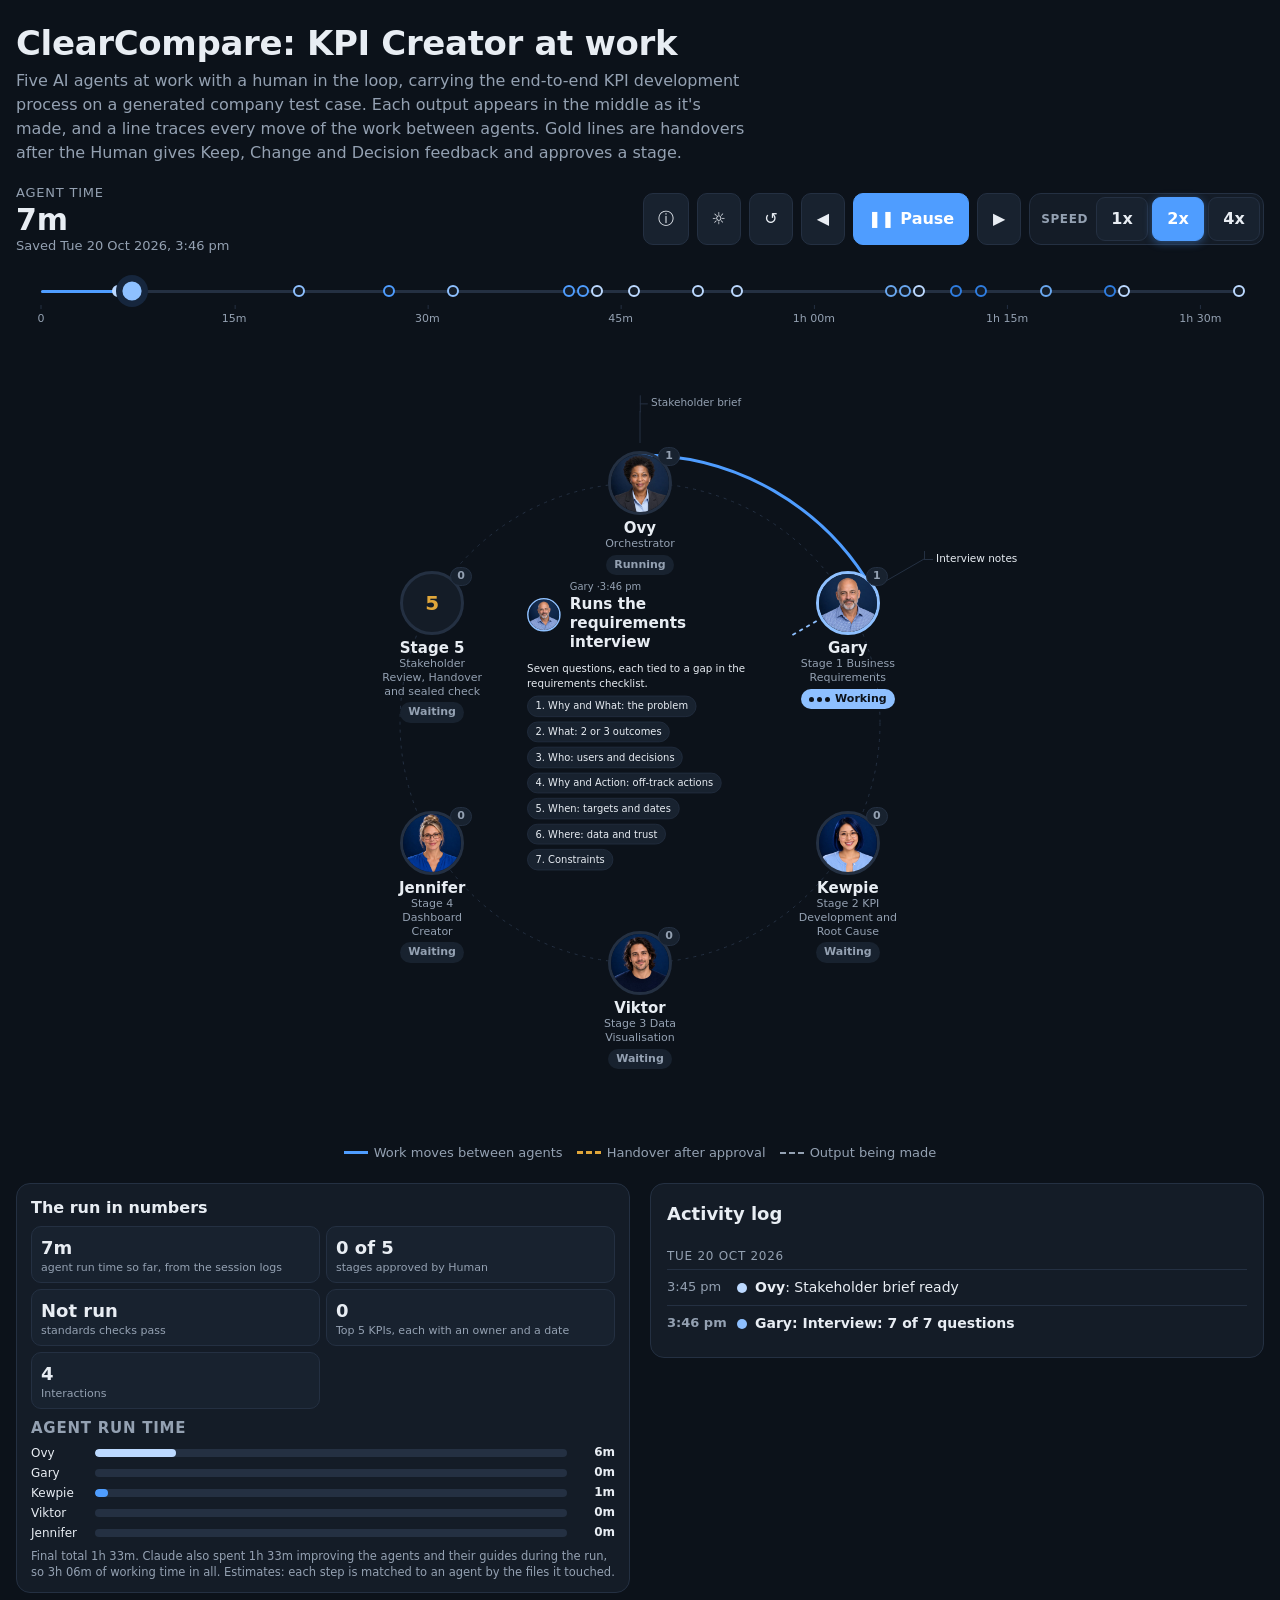
<file: simulations/clearcompare.html>
<!doctype html>
<html lang="en-AU">
<head>
<meta charset="utf-8">
<meta name="viewport" content="width=device-width, initial-scale=1">
<title>ClearCompare Agent Simulation</title>
<meta name="description" content="A replay of the KPI Creator agents building the ClearCompare dashboard, run from the recorded save and commit times.">
<script>try{const t=localStorage.getItem('sim-theme');if(t==='light'||t==='dark')document.documentElement.dataset.theme=t}catch(e){}</script>
<style>
:root{
  --bg:#0c121a;--card:#141c27;--card2:#18222f;--text:#e8edf3;--muted:#94a1b2;--line:#243042;
  --accent:#4f9dff;--accent-soft:#16263d;--good:#3fbf7f;--warn:#e0a63a;--bad:#e5675a;
  --ovy:#bcd9ff;--gary:#8ec0ff;--kewpie:#4f9dff;--viktor:#6aa8f0;--jennifer:#2f7de0;--adam:#e0a63a;
  --shadow:0 8px 30px rgba(0,0,0,.35);
  color-scheme:dark;
}
@media not all{
  :root:not([data-theme="dark"]){
    --bg:#f5f8fc;--card:#ffffff;--card2:#eef3f9;--text:#121a24;--muted:#556273;--line:#dbe3ee;
    --accent:#1f64c8;--accent-soft:#e3edfb;--good:#1f8a55;--warn:#a86f00;--bad:#c0392b;
    --ovy:#93bdf2;--gary:#6aa3ec;--kewpie:#1f64c8;--viktor:#3b82e6;--jennifer:#0f3f80;--adam:#a86f00;
    --shadow:0 8px 24px rgba(18,26,36,.10);color-scheme:light;
  }
}
:root[data-theme="light"]{
  --bg:#f5f8fc;--card:#ffffff;--card2:#eef3f9;--text:#121a24;--muted:#556273;--line:#dbe3ee;
  --accent:#1f64c8;--accent-soft:#e3edfb;--good:#1f8a55;--warn:#a86f00;--bad:#c0392b;
  --ovy:#93bdf2;--gary:#6aa3ec;--kewpie:#1f64c8;--viktor:#3b82e6;--jennifer:#0f3f80;--adam:#a86f00;
  --shadow:0 8px 24px rgba(18,26,36,.10);color-scheme:light;
}
*{box-sizing:border-box}
html,body{margin:0}
body{background:var(--bg);color:var(--text);font:16px/1.5 system-ui,-apple-system,"Segoe UI",Roboto,sans-serif;-webkit-font-smoothing:antialiased}
.wrap{max-width:1460px;margin:0 auto;padding:24px 16px 48px}
h1{font-size:clamp(24px,4vw,34px);line-height:1.15;margin:0 0 6px;letter-spacing:-.01em}
h2{font-size:18px;margin:0 0 10px}
h3{font-size:15px;margin:14px 0 6px;color:var(--muted);font-weight:600;text-transform:uppercase;letter-spacing:.05em}
p{margin:0 0 10px}
.sub{color:var(--muted);margin:0 0 18px;max-width:72ch}
.card{background:var(--card);border:1px solid var(--line);border-radius:14px;padding:16px}
.muted{color:var(--muted)}
.mono{font-family:ui-monospace,SFMono-Regular,Consolas,monospace;font-size:13px}

/* top bar: clock + controls */
.bar{display:grid;grid-template-columns:auto 1fr auto;gap:16px;align-items:center;margin-bottom:14px}
.clock{display:flex;flex-direction:column;min-width:200px}
.clock .day{font-size:13px;color:var(--muted);text-transform:uppercase;letter-spacing:.06em}
.clock .time{font-size:30px;font-weight:700;font-variant-numeric:tabular-nums;line-height:1.1}
.clock .el{font-size:13px;color:var(--muted)}
.ctrls{display:flex;gap:8px;flex-wrap:wrap;justify-content:flex-end}
button{font:inherit;color:inherit;background:var(--card2);border:1px solid var(--line);border-radius:10px;min-height:44px;min-width:44px;padding:0 14px;cursor:pointer}
button:hover{border-color:var(--accent)}
button:focus-visible{outline:2px solid var(--accent);outline-offset:2px}
button.primary{background:var(--accent);border-color:var(--accent);color:#fff;font-weight:600;min-width:104px}
button[aria-pressed="true"]{background:var(--accent-soft);border-color:var(--accent);color:var(--text)}
.speed{display:flex;align-items:center;gap:4px;padding:3px;border:1px solid var(--line);border-radius:12px;background:var(--card)}
.speed .sl{font-size:12px;font-weight:600;color:var(--muted);padding:0 4px 0 8px;text-transform:uppercase;letter-spacing:.05em}
.speed button{min-width:52px;border:1px solid var(--line);border-radius:9px;background:var(--card2);font-weight:600;transition:background .15s,border-color .15s,transform .1s}
.speed button:hover{background:var(--accent-soft);border-color:var(--accent)}
.speed button:active{transform:scale(.95)}
.speed button[aria-pressed="true"]{background:var(--accent);border-color:var(--accent);color:#fff;box-shadow:0 2px 8px color-mix(in srgb,var(--accent) 40%,transparent)}
.stagebar{grid-column:1/-1}

/* scrubber */
.track{position:relative;height:62px;margin:4px 0 8px}
.track .tline,.track .tfill{position:absolute;left:2%;top:21px;height:3px;border-radius:2px}
.track .tline{right:2%;background:var(--line)}
.track .tfill{width:0;background:var(--accent);transition:width .9s ease}
.track .tick{position:absolute;top:0;width:22px;min-width:0;height:44px;min-height:0;transform:translateX(-50%);padding:0;border:0;background:none;display:flex;align-items:center;justify-content:center;z-index:1}
.track .ax{position:absolute;top:42px;transform:translateX(-50%);font-size:11px;color:var(--muted);white-space:nowrap}
.track .ax::before{content:"";position:absolute;left:50%;top:-6px;height:4px;border-left:1px solid var(--line)}
.track .axt{position:absolute;right:0;top:42px;font-size:11px;color:var(--muted)}
.track .tick i{position:relative;width:12px;height:12px;border-radius:50%;background:var(--card);border:2px solid var(--c,var(--muted));transition:transform .2s}
.track .tick.past i{background:var(--c)}
.track .tick.now i{transform:scale(1.6);box-shadow:0 0 0 4px var(--accent-soft)}
body.playing .track .tick.now i{animation:tickpulse 1.4s ease-in-out infinite}
@keyframes tickpulse{0%,100%{box-shadow:0 0 0 0 color-mix(in srgb,var(--accent) 65%,transparent)}50%{box-shadow:0 0 0 7px color-mix(in srgb,var(--accent) 0%,transparent)}}

/* agents row */
.agents{display:grid;grid-template-columns:repeat(6,1fr);gap:10px;margin-bottom:16px}
.agent{background:var(--card);border:1px solid var(--line);border-radius:14px;padding:12px 10px;text-align:center;position:relative;transition:border-color .3s, box-shadow .3s, transform .3s}
.agent img,.agent .av{width:64px;height:64px;border-radius:50%;object-fit:cover;display:block;margin:0 auto 8px;border:3px solid var(--line);transition:border-color .3s;background:var(--card2)}
.agent .av{display:flex;align-items:center;justify-content:center;font-weight:700;font-size:22px;color:var(--adam)}
.agent .nm{font-weight:700}
.agent .rl{font-size:12px;color:var(--muted);line-height:1.3;min-height:31px}
.agent .st{margin-top:8px;font-size:12px;font-weight:600;display:inline-flex;align-items:center;gap:6px;padding:3px 9px;border-radius:999px;background:var(--card2);color:var(--muted)}
.agent .cnt{position:absolute;top:8px;right:8px;font-size:12px;font-weight:700;background:var(--card2);border:1px solid var(--line);border-radius:999px;min-width:24px;padding:0 6px;color:var(--muted)}
.agent.working{border-color:var(--c);box-shadow:0 0 0 1px var(--c),var(--shadow);transform:translateY(-3px)}
.agent.working img,.agent.working .av{border-color:var(--c)}
.agent.working .st{background:var(--c);color:#0c121a}
.agent.done .st{color:var(--good)}
.agent.done img{border-color:var(--good)}
.tree{list-style:none;margin:10px 0 0;padding:0 0 0 8px;text-align:left;font-size:11px;line-height:1.35;color:var(--muted)}
.tree li{position:relative;padding:2px 0 2px 12px;border-left:1px solid var(--line)}
.tree li:last-child{border-left-color:transparent}
.tree li::before{content:"";position:absolute;left:-1px;top:0;height:10px;width:9px;border-left:1px solid var(--line);border-bottom:1px solid var(--line)}
.tree li.new{color:var(--text);animation:rise .4s ease both}
.dots{display:inline-flex;gap:3px}
.dots b{width:5px;height:5px;border-radius:50%;background:currentColor;animation:blink 1s infinite}
.dots b:nth-child(2){animation-delay:.15s}.dots b:nth-child(3){animation-delay:.3s}
@keyframes blink{0%,80%,100%{opacity:.25}40%{opacity:1}}

/* circle stage */
.stagewrap{display:grid;grid-template-columns:230px minmax(0,1fr) 270px;gap:20px;align-items:center}
.stagewrap .log{max-height:560px}
.stagewrap .nums .stats{grid-template-columns:1fr 1fr}
.ringstage{position:relative;width:100%;max-width:800px;aspect-ratio:1;margin:-16px auto 36px}
.ringbox{position:relative;margin:0 auto}
@media (min-width:701px){.scene{width:800px;height:820px;transform-origin:top left}.ringstage{width:800px;max-width:none;margin:-16px 0 36px}}
@media (min-width:701px){
  .nums{padding:12px 14px}
  .nums h2{font-size:16px;margin-bottom:6px}
  .nums .stats{gap:6px;margin:6px 0}
  .nums .stat{padding:7px 9px}
  .nums .stat b{font-size:18px;white-space:nowrap}
  .nums .stat span{font-size:11px;line-height:1.3;display:block}
  .nums h3{margin:8px 0 4px}
  .nums .rt{margin:2px 0;font-size:12px;grid-template-columns:56px 1fr 40px}
  .nums p{font-size:11.5px!important;line-height:1.4;margin:6px 0 0}
}
.ringstage svg.lines{position:absolute;inset:0;width:100%;height:100%;overflow:visible;z-index:1}
.orbit{fill:none;stroke:var(--line);stroke-width:1;vector-effect:non-scaling-stroke;stroke-dasharray:3 5}
.trail{fill:none;stroke:var(--accent);vector-effect:non-scaling-stroke;opacity:.28}
.trail.hand{stroke:var(--adam);opacity:.55;stroke-dasharray:6 4}
.livepath{fill:none;stroke:var(--accent);stroke-width:3;vector-effect:non-scaling-stroke;stroke-linecap:round}
.livepath.hand{stroke:var(--adam)}
.spoke{stroke:var(--c,var(--accent));stroke-width:2;vector-effect:non-scaling-stroke;stroke-dasharray:4 4;animation:flow .8s linear infinite}
@keyframes flow{to{stroke-dashoffset:-8}}
.node{position:absolute;width:104px;transform:translate(-50%,-32px);text-align:center;z-index:3}
.node .ph{width:64px;height:64px;border-radius:50%;border:3px solid var(--line);margin:0 auto;display:flex;align-items:center;justify-content:center;object-fit:cover;background:var(--card);font-weight:800;font-size:20px;color:var(--adam);transition:border-color .3s,box-shadow .3s}
.node .nm{font-weight:700;font-size:15px;margin-top:4px;line-height:1.2}
.node .rl{font-size:11px;color:var(--muted);line-height:1.25}
.node .st{margin-top:4px;font-size:11px;font-weight:600;display:inline-flex;align-items:center;gap:5px;padding:2px 8px;border-radius:999px;background:var(--card2);color:var(--muted)}
.node .cnt{position:absolute;top:-4px;left:calc(50% + 18px);font-size:11px;font-weight:700;background:var(--card2);border:1px solid var(--line);border-radius:999px;min-width:22px;padding:0 5px;color:var(--muted)}
.node.working .ph{border-color:var(--c);animation:pulse 1.6s ease-in-out infinite}
.node.working .st{background:var(--c);color:#0c121a}
.node.done .ph{border-color:var(--good)}
.node.done .st{color:var(--good)}
@keyframes pulse{0%,100%{box-shadow:0 0 0 0 color-mix(in srgb,var(--c) 45%,transparent)}50%{box-shadow:0 0 0 10px color-mix(in srgb,var(--c) 0%,transparent)}}
.center{position:absolute;left:31%;top:32%;width:38%;height:37%;z-index:2;background:none;border:0;padding:0 4px;overflow:hidden;font-size:13.5px;display:flex;align-items:center;justify-content:center}
.center .fit{width:100%;transform-origin:center center;transition:opacity .3s ease}
.center .fit.fade{opacity:0}
.center .body{animation:fadein .5s ease both}
@keyframes fadein{from{opacity:0;transform:scale(.97)}to{opacity:1;transform:none}}
.center h3{font-size:11px;margin:8px 0 4px}
.center .file,.center .more{display:none}
.center .rw{flex-wrap:nowrap!important;gap:10px!important}
.center .rw svg{width:96px;height:96px;flex:0 0 auto}
.center .rw ul{min-width:0!important}
.center .rw li{font-size:11.5px;padding:4px 0}
.center .gate{margin-top:10px;padding:7px 10px}
.center .list li{padding:4px 0;font-size:12px;line-height:1.3}
.center .own li span:last-child{display:none}
.center .stats{grid-template-columns:repeat(auto-fit,minmax(84px,1fr));gap:6px}
.center .stat{padding:6px 8px}
.center p{margin-bottom:6px}
.center .handnote{margin-top:6px;font-size:12.5px}
.center .ttl{font-size:17px}
.center .list li{font-size:13px}
.center .stat b{font-size:18px}
.center .versions{grid-template-columns:1fr}
.center .actions3{grid-template-columns:1fr}
.otree{position:absolute;list-style:none;margin:0;padding:0;font-size:10.5px;line-height:1.3;color:var(--muted);white-space:nowrap;text-align:left;z-index:3}
.otree:empty{display:none}
.otree a{color:inherit;text-decoration:none}
.otree a:hover,.otree a:focus-visible{color:var(--accent);text-decoration:underline}
.otree li{position:relative;padding:1px 0 1px 11px;border-left:1px solid var(--line)}
.otree li:last-child{border-left-color:transparent}
.otree li::before{content:"";position:absolute;left:-1px;top:0;height:8px;width:8px;border-left:1px solid var(--line);border-bottom:1px solid var(--line)}
.otree li.new{color:var(--text);animation:rise .4s ease both}
.otree.right{transform:translate(0,-8px)}
.otree.left{transform:translate(-100%,-8px);text-align:right}
.otree.left li{padding:1px 11px 1px 0;border-left:0;border-right:1px solid var(--line)}
.otree.left li:last-child{border-right-color:transparent}
.otree.left li::before{left:auto;right:-1px;border-left:0;border-right:1px solid var(--line)}
/* Ovy's tree: outputs alternate right and left of one centre stem, so it stays short */
.otree.top{transform:translate(-50%,-100%);display:grid;grid-template-columns:1fr 1fr;grid-auto-flow:row dense;width:max-content}
.otree.top::after{content:"";position:absolute;left:50%;top:0;bottom:-1px;border-left:1px solid var(--line)}
.otree.top li{grid-column:2;border-left:0;padding:1px 0 1px 11px}
.otree.top li::before{left:0;border-left:0}
.otree.top li:nth-child(even){grid-column:1;text-align:right;padding:1px 11px 1px 0}
.otree.top li:nth-child(even)::before{left:auto;right:0}
.conn{stroke:var(--line);stroke-width:1;vector-effect:non-scaling-stroke}
.packet2{position:absolute;z-index:4;transform:translate(-50%,-50%);pointer-events:none;background:var(--adam);color:#0c121a;font-size:12px;font-weight:700;padding:5px 9px;border-radius:8px;box-shadow:var(--shadow);white-space:nowrap}
.below{display:none}
.legend{display:flex;flex-wrap:wrap;gap:14px;justify-content:center;font-size:13px;color:var(--muted);margin-top:0}
.legend span{display:inline-flex;align-items:center;gap:6px}
.lg{display:inline-block;width:24px;height:0;border-top:3px solid var(--accent)}
.lg.hand{border-top:3px dashed var(--adam)}
.lg.spoke{border-top:2px dashed var(--muted)}
@media (max-width:1379px){.stagewrap{grid-template-columns:1fr 1fr;align-items:start}.circlecol{grid-column:1/-1;order:-1}.stagewrap .log{max-height:520px}}
@media (max-width:700px){.stagewrap{grid-template-columns:1fr}.stagewrap .log{max-height:320px}}
@media (max-width:700px){
  .ringstage{margin:8px auto 28px}
  .node{width:72px;transform:translate(-50%,-22px)}
  .node .ph{width:44px;height:44px;border-width:2px;font-size:16px}
  .node .nm{font-size:11px}
  .node .rl{display:none}
  .node .st{font-size:9px;padding:1px 5px;margin-top:2px}
  .node .st .lbl{display:none}
  .node .cnt,.otree,.conn{display:none}
  .center{left:26%;top:34%;width:48%;height:33%;padding:10px;border-radius:16px;display:flex;align-items:center;justify-content:center;text-align:center}
  .center .hd{flex-direction:column;gap:6px;margin:0}
  .center .ttl{font-size:12px;line-height:1.25}
  .center .who{font-size:11px}
  .center .hd img,.center .hd .av5{width:32px;height:32px}
  .below{display:block;margin-bottom:12px}
  .legend{margin:0 0 12px;gap:8px 12px}
  .packet2{font-size:10px;padding:3px 6px}
}

/* main grid */
.ringstage .center{position:absolute;min-height:0;overflow:hidden}
.below .hd{display:none}
.main{display:grid;grid-template-columns:minmax(0,1.6fr) minmax(0,1fr);gap:16px;align-items:start}
.out{min-height:420px;position:relative;overflow:hidden}
.out .hd{display:flex;gap:12px;align-items:center;margin-bottom:12px}
.out .hd img{width:44px;height:44px;border-radius:50%;object-fit:cover;border:2px solid var(--c)}
.out .hd .av5{width:44px;height:44px;border-radius:50%;border:2px solid var(--c);display:flex;align-items:center;justify-content:center;flex:0 0 auto;font-weight:800;color:var(--adam)}
.out .who{font-size:13px;color:var(--muted)}
.out .ttl{font-size:20px;font-weight:700;line-height:1.25}
.file{display:inline-flex;align-items:center;gap:6px;background:var(--card2);border:1px solid var(--line);border-radius:8px;padding:4px 8px;margin:0 6px 6px 0;font-size:13px;max-width:100%;overflow-wrap:anywhere}
.file::before{content:"";width:10px;height:12px;border:1.5px solid var(--muted);border-radius:2px;flex:0 0 auto}
.body{animation:rise .45s ease both}
@keyframes rise{from{opacity:0;transform:translateY(8px)}to{opacity:1;transform:none}}
.quote{border-left:3px solid var(--accent);padding:6px 12px;background:var(--accent-soft);border-radius:0 8px 8px 0;margin:8px 0 12px}
.chips{display:flex;flex-wrap:wrap;gap:6px;margin:6px 0}
.chip{font-size:13px;border:1px solid var(--line);background:var(--card2);border-radius:999px;padding:3px 10px}
.list{margin:6px 0 0;padding:0;list-style:none}
.list li{display:flex;gap:10px;justify-content:space-between;padding:8px 0;border-top:1px solid var(--line);font-size:14px}
.list li:first-child{border-top:0}
.list li span:last-child{color:var(--muted);text-align:right;flex:0 0 auto;max-width:48%}
.list.reveal li{animation:rise .4s ease both}
.stats{display:grid;grid-template-columns:repeat(auto-fit,minmax(110px,1fr));gap:8px;margin:8px 0}
.stat{background:var(--card2);border:1px solid var(--line);border-radius:10px;padding:10px}
.stat b{display:block;font-size:22px;font-variant-numeric:tabular-nums}
.stat span{font-size:12px;color:var(--muted)}
.gate{display:flex;align-items:center;gap:10px;margin-top:14px;padding:10px 12px;border-radius:10px;border:1px solid var(--adam);background:color-mix(in srgb,var(--adam) 12%,transparent);font-weight:600;animation:rise .4s ease .6s both}
.gate .av{width:32px;height:32px;border-radius:50%;background:var(--adam);color:#0c121a;display:flex;align-items:center;justify-content:center;font-weight:800;flex:0 0 auto}
.handnote{margin-top:10px;font-size:14px;color:var(--muted);animation:rise .4s ease 1s both}
.handnote b{color:var(--text)}
svg text{fill:var(--muted);font-size:11px}
svg .tx{fill:var(--text)}
.versions{display:grid;grid-template-columns:repeat(3,1fr);gap:8px;margin:8px 0}
.ver{border:1px solid var(--line);border-radius:10px;padding:10px;background:var(--card2);font-size:13px}
.ver.pick{border-color:var(--accent);box-shadow:0 0 0 1px var(--accent)}
.ver b{display:block;font-size:14px;margin-bottom:2px}
.actions3{display:grid;grid-template-columns:repeat(3,1fr);gap:8px;margin-top:8px}
.act{border:1px solid var(--line);border-radius:10px;padding:10px;background:var(--card2);font-size:13px;animation:rise .4s ease both}
.act b{display:block;font-size:13px;color:var(--accent)}
.meter{height:10px;border-radius:999px;background:var(--card2);border:1px solid var(--line);overflow:hidden;margin:6px 0 4px}
.meter i{display:block;height:100%;width:0;background:var(--good);transition:width 1.2s ease}

/* log */
.log{max-height:560px;overflow:auto}
.log ol{list-style:none;margin:0;padding:0}
.log li{display:grid;grid-template-columns:62px 10px 1fr;gap:8px;align-items:start;padding:7px 0;border-top:1px solid var(--line);font-size:14px;animation:rise .35s ease both}
.log li:first-child{border-top:0}
.log li .t{font-variant-numeric:tabular-nums;color:var(--muted);font-size:13px}
.log li .d{width:10px;height:10px;border-radius:50%;background:var(--c);margin-top:6px}
.log li.now{font-weight:600}
.log li.gateRow .x{color:var(--adam)}
.log .dayhd{display:block;font-size:12px;text-transform:uppercase;letter-spacing:.06em;color:var(--muted);padding:10px 0 4px;border-top:0}

/* final */
.final{position:fixed;inset:0;z-index:100;display:none;align-items:center;justify-content:center;padding:24px;background:rgba(5,8,12,.72)}
.final.show{display:flex;animation:rise .3s ease both}
.final .finalgrid{width:min(1100px,100%,calc((100vh - 170px)*1.6))}
.final.method .finalgrid{width:min(760px,100%)}
.final .card{position:relative;max-height:calc(100vh - 48px);overflow:auto}
.mclose{position:absolute;top:10px;right:10px}
.viewdash{margin-top:12px}
.frame{position:relative;width:100%;aspect-ratio:16/10;border:1px solid var(--line);border-radius:12px;overflow:hidden;background:var(--bg)}
.frame iframe{position:absolute;top:0;left:0;width:1280px;height:800px;border:0;transform-origin:0 0}
.finalgrid{display:grid;grid-template-columns:minmax(0,1.6fr) minmax(0,1fr);gap:16px;align-items:start}
a{color:var(--accent)}
a.btn{display:inline-flex;align-items:center;min-height:44px;padding:0 16px;border-radius:10px;background:var(--accent);color:#fff;text-decoration:none;font-weight:600;margin-top:8px}

/* handover packet */
.packet{position:fixed;left:0;top:0;z-index:50;pointer-events:none;background:var(--accent);color:#fff;font-size:12px;font-weight:700;padding:6px 10px;border-radius:8px;box-shadow:var(--shadow);white-space:nowrap}

.side{display:grid;gap:16px;align-content:start;min-width:0}
.side .log{max-height:340px}
.finalgrid{grid-template-columns:1fr!important}
.nums .stats{grid-template-columns:repeat(auto-fit,minmax(120px,1fr))}
.rt i::after{transition:width .8s ease}
body.ended .dots b,body.ended .node .ph,body.ended .spoke{animation:none!important}
.rt{display:grid;grid-template-columns:64px 1fr 44px;gap:8px;align-items:center;font-size:13px;margin:4px 0}
.rt .bars,.rt .vals{display:grid;gap:3px}
.rt i{display:block;height:8px;border-radius:4px;background:var(--line);position:relative;overflow:hidden}
.rt i::after{content:"";position:absolute;inset:0;width:var(--w);background:var(--c);border-radius:4px}
.rt i.tk::after{background:repeating-linear-gradient(135deg,var(--c) 0 3px,color-mix(in srgb,var(--c) 40%,transparent) 3px 6px)}
.rt b{text-align:right;font-variant-numeric:tabular-nums;line-height:11px}
.rt .tkv{font-weight:400;color:var(--muted)}
.rtkey{display:flex;gap:14px;font-size:12px;color:var(--muted);margin:0 0 6px}
.rtkey i{display:inline-block;width:14px;height:8px;border-radius:3px;background:var(--muted);margin-right:5px;vertical-align:middle}
.rtkey i.tk{background:repeating-linear-gradient(135deg,var(--muted) 0 3px,transparent 3px 6px)}
body.notk .tk,body.notk .tkv,body.notk .rtkey,body.notk #tkcard{display:none}
.method{font-size:14px;color:var(--muted)}
.method summary{cursor:pointer;min-height:44px;display:flex;align-items:center;color:var(--text);font-weight:600}
.method table{width:100%;border-collapse:collapse;font-size:13px}
.method td,.method th{border-top:1px solid var(--line);padding:6px 4px;text-align:left;vertical-align:top}
.method th{color:var(--text)}

@media (max-width:900px){
  .main,.finalgrid{grid-template-columns:1fr}
  .log{max-height:320px}
  .agents{grid-template-columns:repeat(3,1fr)}
}
@media (max-width:600px){
  .bar{grid-template-columns:1fr}
  .ctrls{justify-content:flex-start}
  .agents{grid-template-columns:repeat(6,1fr);gap:4px}
  .agent{padding:8px 2px;border-radius:10px}
  .agent img,.agent .av{width:40px;height:40px;margin-bottom:4px;border-width:2px}
  .agent .av{font-size:15px}
  .agent .nm{font-size:12px}
  .agent .rl,.agent .cnt,.agent .tree{display:none}
  .agent .st{font-size:10px;padding:2px 5px;margin-top:4px}
  .agent .st .lbl{display:none}
  .versions,.actions3{grid-template-columns:1fr}
  .method table{display:block}
  .method tr{display:block;border-top:1px solid var(--line);padding:6px 0}
  .method th{display:none}
  .method td{display:block;border:0;padding:1px 0}
}
@media (prefers-reduced-motion:reduce){
  *,*::before,*::after{animation:none!important;transition:none!important}
}
</style>
</head>
<body>
<div class="wrap">
  <h1>ClearCompare: KPI Creator at work</h1>
  <p class="sub">Five AI agents at work with a human in the loop, carrying the end-to-end KPI development process on a generated company test case. Each output appears in the middle as it's made, and a line traces every move of the work between agents. Gold lines are handovers after the Human gives Keep, Change and Decision feedback and approves a stage.</p>

  <div class="bar">
    <div class="clock" aria-live="off">
      <span class="day">Agent time</span>
      <span class="time" id="time">0m</span>
      <span class="el" id="el">Saved Tue 20 Oct 2026, 3:45 pm</span>
    </div>
    <div></div>
    <div class="ctrls">
      <button data-open="method" aria-label="Where the times come from" title="Where the times come from">&#9432;</button>
      <button id="theme" aria-label="Switch to light mode" title="Switch to light mode">&#9788;</button>
      <button id="restart" aria-label="Restart">&#8634;</button>
      <button id="prev" aria-label="Back one step" title="Back one step">&#9664;</button>
      <button id="play" class="primary">&#9654; Play</button>
      <button id="next" aria-label="Forward one step" title="Forward one step">&#9654;</button>
      <div class="speed" role="group" aria-label="Playback speed"><span class="sl" aria-hidden="true">Speed</span>
        <button data-s="1" aria-pressed="false">1x</button>
        <button data-s="2" aria-pressed="true">2x</button>
        <button data-s="4" aria-pressed="false">4x</button>
      </div>
    </div>
  </div>

  <div class="track" id="track" aria-label="Timeline steps"></div>

  <div class="stagewrap">
    <section class="card nums" aria-label="The run in numbers">
      <h2>The run in numbers</h2>
      <div class="stats">
        <div class="stat"><b id="n-rt">0m</b><span>agent run time so far, from the session logs</span></div>
        <div class="stat"><b id="n-st">0 of 5</b><span>stages approved by Human</span></div>
        <div class="stat"><b id="n-ck">Not run</b><span>standards checks pass</span></div>
        <div class="stat"><b id="n-kp">0</b><span>Top 5 KPIs, each with an owner and a date</span></div>
        <div class="stat"><b id="n-ix">0</b><span>Interactions</span></div>
        <div class="stat" id="tkcard"><b id="n-tk">0.0M</b><span>Total Tokens, all five agents</span></div>
      </div>
      <h3 id="rthead">Agent run time and tokens</h3>
      <div class="rtkey" aria-hidden="true"><span><i></i>Run time</span><span><i class="tk"></i>Tokens</span></div>
      <div id="rtbars"></div>
      <p class="muted" style="font-size:13px;margin-top:6px">Final total 1h 33m. Claude also spent 1h 33m improving the agents and their guides during the run, so 3h 06m of working time in all. Estimates: each step is matched to an agent by the files it touched.</p>
      <p class="muted" id="n-next" style="font-size:14px;display:none"></p>
    </section>
    <div class="circlecol">
      <div class="ringbox" id="ringbox"><div class="scene" id="scene">
      <div class="ringstage" id="ring">
        <svg class="lines" viewBox="0 0 100 100" aria-hidden="true">
          <circle cx="50" cy="50" r="30" class="orbit"/>
          <g id="conns"></g><g id="trails"></g><g id="live"></g>
        </svg>
        <section class="center out" id="out" aria-live="polite"></section>
      </div>
      </div></div>
      <section class="card below" id="below" aria-live="polite"></section>
      <div class="legend" id="legend"><span><i class="lg mv"></i>Work moves between agents</span><span><i class="lg hand"></i>Handover after approval</span><span><i class="lg spoke"></i>Output being made</span></div>
    </div>
    <section class="card log">
      <h2>Activity log</h2>
      <ol id="log"></ol>
    </section>
  </div>

  <section class="final" id="final" role="dialog" aria-modal="true" aria-label="Final dashboard">
    <div class="finalgrid">
      <div class="card">
        <button class="mclose" data-close aria-label="Close">&#10005;</button>
        <h2>The final product: the dashboard</h2>
        <div class="frame" id="frame">
          <iframe title="ClearCompare final dashboard" loading="lazy" tabindex="-1"
            src="https://adamaziz1979.github.io/kpi-creator/clearcompare/stage-4/16-dashboard.html"></iframe>
        </div>
        <a class="btn" href="2026.10.21 - ClearCompare - 04 Dashboard.html" target="_blank" rel="noopener">Open the dashboard</a>
      </div>
    </div>
  </section>

  <section class="final method" id="method" role="dialog" aria-modal="true" aria-label="Where the times come from">
    <div class="finalgrid"><div class="card">
    <button class="mclose" data-close aria-label="Close">&#10005;</button>
    <h2>Where the times come from</h2>
    <p>Times are the recorded save time of each output file in the ClearCompare folder, the approval snapshots in <span class="mono">History/</span>, and the git commit times. A file that was saved again later shows its last save, so a few first drafts started earlier than shown.</p>
    <table>
      <thead><tr><th>Source</th><th>Used for</th></tr></thead>
      <tbody>
        <tr><td>File save times</td><td>Each output&#x27;s save time in the project folder (or its first git commit, where that is earlier)</td></tr>
        <tr><td>History snapshots</td><td>Stage approvals: the moment the approved version was saved</td></tr>
        <tr><td>Session logs</td><td>Agent run time: only the time Claude was working inside a reply, with any single wait over 5 minutes cut to 5. Reading and review time between replies is left out. Each step goes to the agent whose files it touched; agent instructions, guides and personas count as improving the agents</td></tr>
        <tr><td>Timeline</td><td>Steps are spaced by agent run time, not clock time, so long breaks and review time take no space. Each step also shows when its output was saved</td></tr>
        <tr><td>Interactions</td><td>Each message Human typed to the agents in the sessions for this project, counted up to each step. Commands like /wrap and system notes are left out</td></tr>
      </tbody>
    </table>
    </div></div>
  </section>
</div>

<script>
(function(){
const AGENTS=[
  {id:'ovy',name:'Ovy',role:'Orchestrator',img:'[data-uri]'},
  {id:'gary',name:'Gary',role:'Stage 1 Business Requirements',img:'[data-uri]',stage:1},
  {id:'kewpie',name:'Kewpie',role:'Stage 2 KPI Development and Root Cause',img:'[data-uri]',stage:2},
  {id:'viktor',name:'Viktor',role:'Stage 3 Data Visualisation',img:'[data-uri]',stage:3},
  {id:'jennifer',name:'Jennifer',role:'Stage 4 Dashboard Creator',img:'[data-uri]',stage:4},
  {id:'adam',name:'Stage 5',role:'Stakeholder Review, Handover and sealed check',img:null,stage:5}
];
const A=Object.fromEntries(AGENTS.map(a=>[a.id,a]));
const cssv=n=>getComputedStyle(document.documentElement).getPropertyValue('--'+n).trim();

/* ---------- the project's steps (filled in by build_simulation.py) ---------- */
const DATA={"events": [{"t": "2026-10-20T15:45:00+11:00", "a": "ovy", "title": "Sets up the stakeholder", "log": "Stakeholder brief ready", "o": "Stakeholder brief", "f": "https://adamaziz1979.github.io/kpi-creator/clearcompare/stage-1/00-stakeholder-brief.html", "gate": null, "hand": null, "final": false, "body": "<span class=\"file\">stakeholder-file.md<\/span>\n   <p>Ovy introduces Priya, Chief Commercial Officer at ClearCompare, so Gary has someone to interview in test mode.<\/p>\n   <div class=\"quote\">\"Revenue per lead dropped 9% last quarter. Marketing blames sales, sales blames lead quality, and finance says it's clawbacks.\"<\/div>"}, {"t": "2026-10-20T15:46:00+11:00", "a": "gary", "title": "Runs the requirements interview", "log": "Interview: 7 of 7 questions", "o": "Interview notes", "f": "https://adamaziz1979.github.io/kpi-creator/clearcompare/stage-1/01-interview-notes.html", "gate": null, "hand": null, "final": false, "body": "<span class=\"file\">01 Interview Notes.md<\/span>\n   <p>Seven questions, each tied to a gap in the requirements checklist.<\/p>\n   <div class=\"chips\"><span class=\"chip\" style=\"animation:rise .3s ease 0s both\">1. Why and What: the problem<\/span><span class=\"chip\" style=\"animation:rise .3s ease 0.15s both\">2. What: 2 or 3 outcomes<\/span><span class=\"chip\" style=\"animation:rise .3s ease 0.3s both\">3. Who: users and decisions<\/span><span class=\"chip\" style=\"animation:rise .3s ease 0.44999999999999996s both\">4. Why and Action: off-track actions<\/span><span class=\"chip\" style=\"animation:rise .3s ease 0.6s both\">5. When: targets and dates<\/span><span class=\"chip\" style=\"animation:rise .3s ease 0.75s both\">6. Where: data and trust<\/span><span class=\"chip\" style=\"animation:rise .3s ease 0.8999999999999999s both\">7. Constraints<\/span><\/div>\n   <div class=\"stats more\"><div class=\"stat\"><b>7 of 7<\/b><span>questions used<\/span><\/div><div class=\"stat\"><b>2<\/b><span>audiences: exec team weekly, vertical heads daily<\/span><\/div><div class=\"stat\"><b>5<\/b><span>data sources named<\/span><\/div><\/div>"}, {"t": "2026-10-20T21:02:00+11:00", "a": "gary", "title": "Writes the Business Requirements and Top 5 KPIs", "log": "Business Requirements and Project Plan", "o": "Business Requirements", "f": "https://adamaziz1979.github.io/kpi-creator/clearcompare/stage-1/03-business-requirements.html", "gate": 1, "hand": ["gary", "kewpie", "Business Requirements + spec"], "final": false, "body": "<span class=\"file\">01 Business Requirements.md<\/span><span class=\"file\">01 Project Plan.md<\/span><span class=\"file\">Stage 1 Review.html<\/span><span class=\"file\">spec.json<\/span>\n   <h3 class=\"more\">Problem statement<\/h3>\n   <div class=\"quote more\">Net revenue per lead fell about 9% last quarter, and nobody can say whether the mix of leads, sales conversion or cancelled policies caused it.<\/div>\n   <h3>Top 5 Must Have KPIs<\/h3>\n   <ul class=\"list reveal own\"><li style=\"animation-delay:0s\"><span>Net revenue per lead, after clawbacks<\/span><span>Chief Commercial Officer<\/span><\/li><li style=\"animation-delay:0.12s\"><span>Lead-to-sale conversion by vertical (health back to 11%)<\/span><span>Vertical heads<\/span><\/li><li style=\"animation-delay:0.24s\"><span>Marketing cost for each net sale, by channel<\/span><span>Head of Marketing<\/span><\/li><li style=\"animation-delay:0.36s\"><span>Minutes from lead to first call<\/span><span>Head of Sales Operations<\/span><\/li><li style=\"animation-delay:0.48s\"><span>Health and life sales clawed back within 90 days<\/span><span>Vertical heads<\/span><\/li><\/ul>"}, {"t": "2026-10-20T22:03:00+11:00", "a": "kewpie", "title": "Loads the data to test against", "log": "Sample data: 5 tables, 24 months", "o": "Sample data", "f": "https://adamaziz1979.github.io/kpi-creator/clearcompare/stage-2/07-dataset-description.html", "gate": null, "hand": null, "final": false, "body": "<span class=\"file\">leads.csv<\/span><span class=\"file\">contacts.csv<\/span><span class=\"file\">sales.csv<\/span><span class=\"file\">marketing_spend.csv<\/span><span class=\"file\">complaints.csv<\/span>\n   <p>Synthetic data built from the requirements, Oct-24 to Sep-26, with the known quality problems kept in.<\/p>\n   <div class=\"stats\"><div class=\"stat\"><b data-n=\"58509\">0<\/b><span>leads<\/span><\/div><div class=\"stat\"><b data-n=\"58509\">0<\/b><span>first contacts<\/span><\/div><div class=\"stat\"><b data-n=\"7647\">0<\/b><span>sales<\/span><\/div><div class=\"stat\"><b data-n=\"13115\">0<\/b><span>spend rows<\/span><\/div><div class=\"stat\"><b data-n=\"32\">0<\/b><span>complaints<\/span><\/div><\/div>"}, {"t": "2026-10-20T23:18:00+11:00", "a": "gary", "title": "Adds the meeting script and chat view", "log": "Meeting script (now a Stage 1 output)", "o": "Meeting script", "f": "https://adamaziz1979.github.io/kpi-creator/clearcompare/stage-1/02-meeting-chat.html", "gate": null, "hand": null, "final": false, "body": "<span class=\"file\">01 Meeting Script.md<\/span><span class=\"file\">01 Meeting Script.html<\/span>\n   <p>A 30-minute script for running the real interview, in 10 parts. Process v1.6 makes it a Stage 1 output.<\/p>\n   <div style=\"display:flex;height:28px;border-radius:8px;overflow:hidden;border:1px solid var(--line)\"><div title=\"Open 2 min\" style=\"flex:2;background:var(--ovy);opacity:.85;border-right:1px solid var(--bg);font-size:10px;color:#0c121a;display:flex;align-items:center;justify-content:center;overflow:hidden;white-space:nowrap;animation:rise .3s ease 0s both\"><\/div><div title=\"Problem 4 min\" style=\"flex:4;background:var(--gary);opacity:.85;border-right:1px solid var(--bg);font-size:10px;color:#0c121a;display:flex;align-items:center;justify-content:center;overflow:hidden;white-space:nowrap;animation:rise .3s ease 0.1s both\">Problem<\/div><div title=\"Outcomes 4 min\" style=\"flex:4;background:var(--kewpie);opacity:.85;border-right:1px solid var(--bg);font-size:10px;color:#0c121a;display:flex;align-items:center;justify-content:center;overflow:hidden;white-space:nowrap;animation:rise .3s ease 0.2s both\">Outcomes<\/div><div title=\"Audience 3 min\" style=\"flex:3;background:var(--viktor);opacity:.85;border-right:1px solid var(--bg);font-size:10px;color:#0c121a;display:flex;align-items:center;justify-content:center;overflow:hidden;white-space:nowrap;animation:rise .3s ease 0.30000000000000004s both\">Audience<\/div><div title=\"Know and do 5 min\" style=\"flex:5;background:var(--jennifer);opacity:.85;border-right:1px solid var(--bg);font-size:10px;color:#0c121a;display:flex;align-items:center;justify-content:center;overflow:hidden;white-space:nowrap;animation:rise .3s ease 0.4s both\">Know and do<\/div><div title=\"Targets 2 min\" style=\"flex:2;background:var(--ovy);opacity:.85;border-right:1px solid var(--bg);font-size:10px;color:#0c121a;display:flex;align-items:center;justify-content:center;overflow:hidden;white-space:nowrap;animation:rise .3s ease 0.5s both\"><\/div><div title=\"Data 4 min\" style=\"flex:4;background:var(--gary);opacity:.85;border-right:1px solid var(--bg);font-size:10px;color:#0c121a;display:flex;align-items:center;justify-content:center;overflow:hidden;white-space:nowrap;animation:rise .3s ease 0.6000000000000001s both\">Data<\/div><div title=\"Rules 2 min\" style=\"flex:2;background:var(--kewpie);opacity:.85;border-right:1px solid var(--bg);font-size:10px;color:#0c121a;display:flex;align-items:center;justify-content:center;overflow:hidden;white-space:nowrap;animation:rise .3s ease 0.7000000000000001s both\"><\/div><div title=\"Playback 3 min\" style=\"flex:3;background:var(--viktor);opacity:.85;border-right:1px solid var(--bg);font-size:10px;color:#0c121a;display:flex;align-items:center;justify-content:center;overflow:hidden;white-space:nowrap;animation:rise .3s ease 0.8s both\">Playback<\/div><div title=\" 1 min\" style=\"flex:1;background:var(--jennifer);opacity:.85;border-right:1px solid var(--bg);font-size:10px;color:#0c121a;display:flex;align-items:center;justify-content:center;overflow:hidden;white-space:nowrap;animation:rise .3s ease 0.9s both\"><\/div><\/div>\n   <p class=\"muted\" style=\"font-size:13px;margin-top:6px\">0 to 30 minutes, from opening to close<\/p>"}, {"t": "2026-10-21T00:04:00+11:00", "a": "kewpie", "title": "Runs every calculation on the data", "log": "Baselines, targets and pace needed", "o": "Calculations", "f": "https://adamaziz1979.github.io/kpi-creator/clearcompare/stage-2/08-calculation-script.html", "gate": null, "hand": null, "final": false, "body": "<span class=\"file\">kewpie_calculations.py<\/span><span class=\"file\">kpi_results.json<\/span>\n   <p>Each Top 5 KPI becomes a working calculation with a baseline, target and the pace needed to hit it.<\/p>\n   <ul class=\"list reveal\"><li style=\"animation-delay:0s\"><span>Net revenue per lead<\/span><span>$52.42 → $57.41 by 30-Jun-27<\/span><\/li><li style=\"animation-delay:0.12s\"><span>Health conversion<\/span><span>9.5% → 11% by 30-Jun-27<\/span><\/li><li style=\"animation-delay:0.24s\"><span>Paid search cost per acquisition<\/span><span>$93.04, target $106.70<\/span><\/li><li style=\"animation-delay:0.36s\"><span>Minutes to first call (median)<\/span><span>11 → 10 by 31-Mar-27<\/span><\/li><li style=\"animation-delay:0.48s\"><span>90-day clawback rate<\/span><span>7.86% → 7.84% by 30-Jun-27<\/span><\/li><\/ul>\n   <p class=\"muted more\" style=\"font-size:13px;margin-top:8px\">Data checks: 6.1% of sales can't be matched to a lead · Manila outcomes blank before Mar-25<\/p>"}, {"t": "2026-10-21T00:05:00+11:00", "a": "kewpie", "title": "Explains the 9% fall and raises challenge notes", "log": "KPI Calculation Pack and revenue bridge", "o": "Calculation Pack", "f": "https://adamaziz1979.github.io/kpi-creator/clearcompare/stage-2/09-kpi-calculation-pack.html", "gate": null, "hand": null, "final": false, "body": "<span class=\"file\">02 KPI Calculation Pack.md<\/span><span class=\"file\">Stage 2 Review.html<\/span>\n   <h3>Revenue bridge, last quarter to this quarter<\/h3><svg viewBox=\"0 0 520 210\" width=\"100%\" role=\"img\" aria-label=\"Revenue bridge from $429,119 last quarter to $402,866 this quarter\"><rect x=\"26.285714285714285\" y=\"53.67116923076923\" width=\"56\" height=\"110.32883076923076\" rx=\"3\" fill=\"var(--accent)\" style=\"animation:rise .4s ease 0s both\"/>\n        <text x=\"54.285714285714285\" y=\"48.67116923076923\" text-anchor=\"middle\" class=\"tx\">$429,119<\/text>\n        <text x=\"54.285714285714285\" y=\"180\" text-anchor=\"middle\">Last<\/text>\n        <text x=\"54.285714285714285\" y=\"193\" text-anchor=\"middle\">quarter<\/text><rect x=\"108.57142857142856\" y=\"26.330984615384615\" width=\"56\" height=\"27.340184615384615\" rx=\"3\" fill=\"var(--good)\" style=\"animation:rise .4s ease 0.18s both\"/>\n        <text x=\"136.57142857142856\" y=\"21.330984615384615\" text-anchor=\"middle\" class=\"tx\">+$12,172<\/text>\n        <text x=\"136.57142857142856\" y=\"180\" text-anchor=\"middle\">More<\/text>\n        <text x=\"136.57142857142856\" y=\"193\" text-anchor=\"middle\">leads<\/text><rect x=\"190.85714285714283\" y=\"26.330984615384615\" width=\"56\" height=\"66.61643076923076\" rx=\"3\" fill=\"var(--bad)\" style=\"animation:rise .4s ease 0.36s both\"/>\n        <text x=\"218.85714285714283\" y=\"21.330984615384615\" text-anchor=\"middle\" class=\"tx\">−$29,658<\/text>\n        <text x=\"218.85714285714283\" y=\"180\" text-anchor=\"middle\">Lead<\/text>\n        <text x=\"218.85714285714283\" y=\"193\" text-anchor=\"middle\">mix<\/text><rect x=\"273.1428571428571\" y=\"92.94741538461538\" width=\"56\" height=\"27.371630769230777\" rx=\"3\" fill=\"var(--bad)\" style=\"animation:rise .4s ease 0.54s both\"/>\n        <text x=\"301.1428571428571\" y=\"87.94741538461538\" text-anchor=\"middle\" class=\"tx\">−$12,186<\/text>\n        <text x=\"301.1428571428571\" y=\"180\" text-anchor=\"middle\">Conversion<\/text>\n        <text x=\"301.1428571428571\" y=\"193\" text-anchor=\"middle\"><\/text><rect x=\"355.4285714285714\" y=\"112.63944615384615\" width=\"56\" height=\"7.679600000000008\" rx=\"3\" fill=\"var(--good)\" style=\"animation:rise .4s ease 0.72s both\"/>\n        <text x=\"383.4285714285714\" y=\"107.63944615384615\" text-anchor=\"middle\" class=\"tx\">+$3,419<\/text>\n        <text x=\"383.4285714285714\" y=\"180\" text-anchor=\"middle\">Revenue<\/text>\n        <text x=\"383.4285714285714\" y=\"193\" text-anchor=\"middle\">per sale<\/text><rect x=\"437.71428571428567\" y=\"112.63944615384615\" width=\"56\" height=\"51.36055384615385\" rx=\"3\" fill=\"var(--accent)\" style=\"animation:rise .4s ease 0.8999999999999999s both\"/>\n        <text x=\"465.71428571428567\" y=\"107.63944615384615\" text-anchor=\"middle\" class=\"tx\">$402,866<\/text>\n        <text x=\"465.71428571428567\" y=\"180\" text-anchor=\"middle\">This<\/text>\n        <text x=\"465.71428571428567\" y=\"193\" text-anchor=\"middle\">quarter<\/text>\n   <text x=\"4\" y=\"206\">Axis starts at $380k so the changes are visible<\/text><\/svg>\n   <h3 class=\"more\">Challenge notes (6)<\/h3>\n   <ul class=\"list reveal more\"><li style=\"animation-delay:0s\"><span>Conversion was understated<\/span><span>corrected<\/span><\/li><li style=\"animation-delay:0.12s\"><span>This quarter's clawbacks haven't landed yet<\/span><span>accepted<\/span><\/li><li style=\"animation-delay:0.24s\"><span>The lead-mix target is a big reversal<\/span><span>accepted<\/span><\/li><li style=\"animation-delay:0.36s\"><span>Cost per acquisition looks better than it is<\/span><span>accepted<\/span><\/li><li style=\"animation-delay:0.48s\"><span>Complaint numbers too small for a monthly rate<\/span><span>accepted<\/span><\/li><li style=\"animation-delay:0.6s\"><span>The 9% headline<\/span><span>noted<\/span><\/li><\/ul>"}, {"t": "2026-10-21T07:42:00+11:00", "a": "ovy", "title": "Keeps the requirements in step", "log": "Business Requirements v1.1 with data mapping", "o": "Requirements v1.1", "f": "https://adamaziz1979.github.io/kpi-creator/clearcompare/stage-2/10-business-requirements-with-data-mapping.html", "gate": null, "hand": null, "final": false, "body": "<span class=\"file\">01 Business Requirements with Data Mapping.md<\/span><span class=\"file\">spec.json<\/span>\n   <p>Kewpie's tested data mapping and the accepted challenge notes go back into the Business Requirements, so every stage works from one version.<\/p>\n   <div class=\"stats\"><div class=\"stat\"><b>v1.1<\/b><span>Business Requirements<\/span><\/div><div class=\"stat\"><b>5 of 6<\/b><span>challenge notes settled<\/span><\/div><\/div>"}, {"t": "2026-10-21T07:56:00+11:00", "a": "ovy", "title": "Saves the approved versions", "log": "History: Stage 1 and Stage 2 snapshots", "o": "Stage 1 and 2 snapshots", "f": "https://adamaziz1979.github.io/kpi-creator/clearcompare/", "gate": 2, "hand": ["kewpie", "viktor", "Calculation Pack + results"], "final": false, "body": "<span class=\"file\">History/2026.10.20 - Stage 1 approved/<\/span><span class=\"file\">History/2026.10.21 - Stage 2 approved/<\/span>\n   <p>The approved version of each stage is saved, so any document can be compared across stages.<\/p>"}, {"t": "2026-10-21T08:25:00+11:00", "a": "ovy", "title": "Publishes the Stage 1 and 2 reports", "log": "Stage 1 and 2 Reports page", "o": "Stage 1 and 2 reports", "f": "https://adamaziz1979.github.io/kpi-creator/clearcompare/stage-2/11-stage-2-review.html", "gate": null, "hand": null, "final": false, "body": "<span class=\"file\">Stage 1 and 2 Reports.html<\/span>\n   <p>One page with both stage reviews in tabs, plus the Miro \"outputs in order\" flow updated.<\/p>"}, {"t": "2026-10-21T13:03:00+11:00", "a": "ovy", "title": "Brings Viktor and Jennifer onto the team", "log": "Agent files: Ovy, Viktor, Jennifer", "o": "Agent files", "f": "https://adamaziz1979.github.io/kpi-creator/team.html", "gate": null, "hand": null, "final": false, "body": "<span class=\"file\">.claude/agents/ovy.md<\/span><span class=\"file\">.claude/agents/viktor.md<\/span><span class=\"file\">.claude/agents/jennifer.md<\/span>\n   <p>All five agents now have their own instructions and persona. Viktor reads the Dashboard Patterns and Data Storytelling guides.<\/p>"}, {"t": "2026-10-21T14:47:00+11:00", "a": "viktor", "title": "Settles the KPI tile design", "log": "KPI tile options", "o": "KPI tile options", "f": "", "gate": null, "hand": null, "final": false, "body": "<span class=\"file\">KPI Tile Options.html<\/span>\n   <p>Human's pick: number and sparkline side by side, a dashed target line and a dot on the latest value. Detail lines sit underneath.<\/p>\n   <div style=\"display:flex;gap:14px;align-items:center;flex-wrap:wrap;background:var(--card2);border:1px solid var(--line);border-radius:12px;padding:12px;max-width:440px\">\n   <div><div class=\"muted\" style=\"font-size:12px\">Net revenue per lead<\/div><div style=\"font-size:33px;font-weight:700;line-height:1.1\">$52.42<\/div><\/div>\n   <svg viewBox=\"0 0 220 70\" width=\"220\" height=\"70\" role=\"img\" aria-label=\"Monthly net revenue per lead, Oct-24 to Sep-26, against the $57.41 target\">\n    <line x1=\"6\" x2=\"214\" y1=\"27.61466666666668\" y2=\"27.61466666666668\" stroke=\"var(--muted)\" stroke-dasharray=\"4 3\"/>\n    <path d=\"M6.0 43.4 L15.0 23.9 L24.1 23.6 L33.1 32.4 L42.2 18.7 L51.2 32.6 L60.3 16.1 L69.3 27.5 L78.3 25.1 L87.4 29.5 L96.4 19.2 L105.5 17.6 L114.5 35.6 L123.6 12.2 L132.6 33.7 L141.7 26.0 L150.7 22.3 L159.7 11.5 L168.8 26.2 L177.8 23.2 L186.9 33.3 L195.9 47.1 L205.0 38.6 L214.0 55.1\" fill=\"none\" stroke=\"var(--accent)\" stroke-width=\"2\" class=\"draw\"/>\n    <circle cx=\"214\" cy=\"55.106666666666676\" r=\"4\" fill=\"var(--accent)\"/>\n   <\/svg>\n   <div class=\"muted\" style=\"font-size:12px;flex-basis:100%\">Target $57.41 by 30-Jun-27 · Needs +$0.56 a month<br>Trend −$1.88 a month<\/div><\/div>"}, {"t": "2026-10-21T14:48:00+11:00", "a": "viktor", "title": "Builds 3 dashboard versions and the story", "log": "Standard, Experimental A and B", "o": "3 dashboard versions", "f": "https://adamaziz1979.github.io/kpi-creator/clearcompare/stage-3/13-experimental-a-progress-rings.html", "gate": 3, "hand": ["viktor", "jennifer", "Experimental A"], "final": false, "body": "<span class=\"file\">03 Dashboard (Standard).html<\/span><span class=\"file\">03 Dashboard (Experimental A).html<\/span><span class=\"file\">03 Dashboard (Experimental B).html<\/span>\n   <div class=\"versions more\"><div class=\"ver\"><b>Standard<\/b>Headline, tiles, bridge, why charts, actions<\/div><div class=\"ver pick\"><b>Experimental A ✓<\/b>Progress rings beside the headline<\/div><div class=\"ver\"><b>Experimental B<\/b>Lead mix as a dot swarm<\/div><\/div>\n   <div class=\"quote more\">Net revenue per lead fell 8.7% to $52.42 (provisional), and most of the fall is lead mix, not sales.<\/div>\n   <div class=\"rw\" style=\"display:flex;gap:16px;align-items:center;flex-wrap:wrap\"><svg viewBox=\"0 0 160 160\" width=\"150\" height=\"150\" role=\"img\" aria-label=\"Progress rings, share of target reached\"><circle cx=\"80\" cy=\"80\" r=\"72\" fill=\"none\" stroke=\"var(--line)\" stroke-width=\"8\"/>\n        <circle cx=\"80\" cy=\"80\" r=\"72\" fill=\"none\" stroke=\"var(--accent)\" stroke-width=\"8\" stroke-linecap=\"round\"\n         stroke-dasharray=\"452.3893421169302\" stroke-dashoffset=\"452.3893421169302\" transform=\"rotate(-90 80 80)\" class=\"ring\" data-off=\"40.7150407905237\"/><circle cx=\"80\" cy=\"80\" r=\"60\" fill=\"none\" stroke=\"var(--line)\" stroke-width=\"8\"/>\n        <circle cx=\"80\" cy=\"80\" r=\"60\" fill=\"none\" stroke=\"var(--warn)\" stroke-width=\"8\" stroke-linecap=\"round\"\n         stroke-dasharray=\"376.99111843077515\" stroke-dashoffset=\"376.99111843077515\" transform=\"rotate(-90 80 80)\" class=\"ring\" data-off=\"52.778756580308524\"/><circle cx=\"80\" cy=\"80\" r=\"48\" fill=\"none\" stroke=\"var(--line)\" stroke-width=\"8\"/>\n        <circle cx=\"80\" cy=\"80\" r=\"48\" fill=\"none\" stroke=\"var(--accent)\" stroke-width=\"8\" stroke-linecap=\"round\"\n         stroke-dasharray=\"301.59289474462014\" stroke-dashoffset=\"301.59289474462014\" transform=\"rotate(-90 80 80)\" class=\"ring\" data-off=\"0\"/><circle cx=\"80\" cy=\"80\" r=\"36\" fill=\"none\" stroke=\"var(--line)\" stroke-width=\"8\"/>\n        <circle cx=\"80\" cy=\"80\" r=\"36\" fill=\"none\" stroke=\"var(--accent)\" stroke-width=\"8\" stroke-linecap=\"round\"\n         stroke-dasharray=\"226.1946710584651\" stroke-dashoffset=\"226.1946710584651\" transform=\"rotate(-90 80 80)\" class=\"ring\" data-off=\"20.35752039526185\"/><circle cx=\"80\" cy=\"80\" r=\"24\" fill=\"none\" stroke=\"var(--line)\" stroke-width=\"8\"/>\n        <circle cx=\"80\" cy=\"80\" r=\"24\" fill=\"none\" stroke=\"var(--accent)\" stroke-width=\"8\" stroke-linecap=\"round\"\n         stroke-dasharray=\"150.79644737231007\" stroke-dashoffset=\"150.79644737231007\" transform=\"rotate(-90 80 80)\" class=\"ring\" data-off=\"0\"/><\/svg>\n   <ul class=\"list\" style=\"flex:1;min-width:220px\"><li><span>Net revenue per lead<\/span><span>$52.42 · 91%<\/span><\/li><li><span>Health conversion<\/span><span>9.5% · 86%<\/span><\/li><li><span>Paid search cost per acquisition<\/span><span>$93.04 · 100%<\/span><\/li><li><span>Speed to contact<\/span><span>11 min · 91%<\/span><\/li><li><span>90-day clawback rate<\/span><span>7.9% · 100%<\/span><\/li><\/ul><\/div>"}, {"t": "2026-10-21T14:51:00+11:00", "a": "ovy", "title": "Saves Stage 3 and sets the house style", "log": "History: Stage 3 snapshot", "o": "Stage 3 snapshot", "f": "https://adamaziz1979.github.io/kpi-creator/clearcompare/stage-3/15-stage-3-review.html", "gate": null, "hand": null, "final": false, "body": "<span class=\"file\">History/2026.10.21 - Stage 3 approved/<\/span><span class=\"file\">Stage 3 Review.md<\/span>\n   <ul class=\"list reveal\"><li style=\"animation-delay:0s\"><span>Colour scheme<\/span><span>Monochrome blue, the dashboard default<\/span><\/li><li style=\"animation-delay:0.12s\"><span>KPI tile<\/span><span>Number and sparkline side by side<\/span><\/li><li style=\"animation-delay:0.24s\"><span>Pace and trend<\/span><span>Two lines, not one<\/span><\/li><li style=\"animation-delay:0.36s\"><span>Progress rings<\/span><span>Same order as the tiles<\/span><\/li><\/ul>"}, {"t": "2026-10-21T14:55:00+11:00", "a": "jennifer", "title": "Checks the chosen dashboard and proposes fixes", "log": "Proposed fixes draft", "o": "Proposed fixes", "f": "", "gate": null, "hand": null, "final": false, "body": "<span class=\"file\">04 Dashboard (proposed fixes).html<\/span>\n   <ul class=\"list reveal\"><li style=\"animation-delay:0s\"><span>1. Headline and tiles on the first screen<\/span><span>tiles ended at 930px<\/span><\/li><li style=\"animation-delay:0.12s\"><span>2. Chart points easy to tap<\/span><span>18 controls under 44px<\/span><\/li><li style=\"animation-delay:0.24s\"><span>3. Energy's colour the same on every chart<\/span><span>2 colours in use<\/span><\/li><\/ul>"}, {"t": "2026-10-21T15:22:00+11:00", "a": "jennifer", "title": "Runs the UX and Web Build standards", "log": "Standards and validation: 30 of 31", "o": "Standards check", "f": "https://adamaziz1979.github.io/kpi-creator/clearcompare/stage-4/17-standards-and-validation.html", "gate": null, "hand": null, "final": false, "body": "<span class=\"file\">04 Standards and Validation.md<\/span>\n   <div class=\"stats\"><div class=\"stat\"><b>30 of 31<\/b><span>checks pass<\/span><\/div><div class=\"stat\"><b>0<\/b><span>console errors<\/span><\/div><div class=\"stat\"><b>0<\/b><span>sideways scroll, any size<\/span><\/div><\/div>\n   <div class=\"meter\"><i data-w=\"96.8\"><\/i><\/div>\n   <p class=\"muted\" style=\"font-size:13px\">Open: on a phone the second tile needs one scroll<\/p>"}, {"t": "2026-10-21T16:29:00+11:00", "a": "viktor", "title": "Adds the Top 3 actions rule to her build", "log": "Build script: Top 3 actions", "o": "Top 3 actions rule", "f": "https://adamaziz1979.github.io/kpi-creator/clearcompare/stage-4/16-dashboard.html", "gate": null, "hand": null, "final": false, "body": "<span class=\"file\">viktor_build_dashboard.py<\/span><span class=\"file\">viktor_dashboard_template.html<\/span>\n   <p>New rule: under the headline, the 3 actions stakeholders need to know. Applied to all three versions.<\/p>\n   <div class=\"actions3\">\n    <div class=\"act\"><b>Head of Marketing<\/b>Energy back to 30% of leads by 31-Mar-27<\/div>\n    <div class=\"act\" style=\"animation-delay:.15s\"><b>Head of Health<\/b>Conversion back to 11% by 30-Jun-27<\/div>\n    <div class=\"act\" style=\"animation-delay:.3s\"><b>Head of Sales Operations<\/b>10-minute median wait by 31-Mar-27<\/div>\n   <\/div>"}, {"t": "2026-10-21T16:41:00+11:00", "a": "jennifer", "title": "Finishes the Stage 4 dashboard", "log": "04 Dashboard built", "o": "04 Dashboard", "f": "https://adamaziz1979.github.io/kpi-creator/clearcompare/stage-4/16-dashboard.html", "gate": null, "hand": null, "final": false, "body": "<span class=\"file\">jennifer_finish.py<\/span><span class=\"file\">04 Dashboard.html<\/span>\n   <ul class=\"list reveal\"><li style=\"animation-delay:0s\"><span>Fixes 1, 2 and 3<\/span><span>made and re-checked<\/span><\/li><li style=\"animation-delay:0.12s\"><span>Tiles on a 1280 × 800 screen<\/span><span>end at 799px (was 930px)<\/span><\/li><li style=\"animation-delay:0.24s\"><span>Controls under 44px on a phone<\/span><span>0 (was 18)<\/span><\/li><li style=\"animation-delay:0.36s\"><span>\"Why it matters\" on hover, focus and tap<\/span><span>5 tiles, 11 charts<\/span><\/li><li style=\"animation-delay:0.48s\"><span>Tile numbers count up<\/span><span>land on the Calculation Pack values<\/span><\/li><\/ul>"}, {"t": "2026-10-21T16:42:00+11:00", "a": "ovy", "title": "Saves Stage 4 and hands over", "log": "Stage 4 approved, ready for handover", "o": "Stage 4 snapshot", "f": "https://adamaziz1979.github.io/kpi-creator/clearcompare/stage-4/18-stage-4-review.html", "gate": 4, "hand": ["jennifer", "adam", "04 Dashboard"], "final": true, "body": "<span class=\"file\">History/2026.10.21 - Stage 4 approved/<\/span><span class=\"file\">Stage 4 Review.md<\/span>\n   <p>The finished first draft goes to Ovy's Stakeholder Brief coverage check, then Stage 5.<\/p>"}, {"t": "2026-10-22T06:55:00+11:00", "a": "ovy", "title": "Checks the final output against the Stakeholder Brief", "log": "Coverage check: 15 of 22 addressed", "o": "Coverage check", "f": "https://adamaziz1979.github.io/kpi-creator/clearcompare/stage-5/19-stakeholder-brief-coverage-check.html", "gate": null, "hand": ["ovy", "adam", "Coverage check + next steps"], "final": false, "body": "<span class=\"file\">Stakeholder Brief<\/span><span class=\"file\">04 Dashboard.html<\/span><span class=\"file\">04 Stakeholder Brief Coverage Check.md<\/span>\n   <ul class=\"list reveal\"><li style=\"animation-delay:0s\"><span>Brief items addressed<\/span><span>15 of 22<\/span><\/li><li style=\"animation-delay:0.12s\"><span>Partly addressed<\/span><span>6<\/span><\/li><li style=\"animation-delay:0.24s\"><span>Not addressed<\/span><span>1: no daily view<\/span><\/li><li style=\"animation-delay:0.36s\"><span>Proposed next steps for Stage 5<\/span><span>8, none made yet<\/span><\/li><li style=\"animation-delay:0.48s\"><span>Now a standing step<\/span><span>process v1.12<\/span><\/li><\/ul>\n   <p>Ovy goes back to Priya's own words and checks each one against the final dashboard. The gaps go to Stage 5 as proposed next steps, for Priya and Human to agree.<\/p>"}], "agt": [6, 7, 20, 27, 32, 41, 42, 43, 46, 51, 54, 66, 67, 67, 71, 73, 78, 83, 84, 93], "rtm": [[5, 0, 1, 0, 0], [6, 0, 1, 0, 0], [14, 5, 1, 0, 0], [16, 8, 3, 0, 0], [16, 11, 5, 0, 0], [16, 13, 12, 0, 0], [16, 13, 13, 0, 0], [17, 13, 13, 0, 0], [18, 14, 14, 0, 0], [23, 14, 14, 0, 0], [25, 15, 14, 0, 0], [25, 15, 15, 11, 0], [25, 15, 15, 12, 0], [25, 15, 15, 12, 0], [26, 16, 15, 12, 2], [26, 16, 15, 12, 4], [26, 16, 15, 14, 7], [26, 16, 15, 17, 9], [27, 16, 15, 17, 9], [35, 17, 15, 17, 9]], "ixm": [4, 4, 9, 15, 19, 22, 22, 25, 27, 31, 35, 41, 42, 43, 43, 44, 49, 54, 55, 69], "checks": {"step": 15, "value": 30, "total": 31}, "kpis": {"step": 2, "value": 5}, "handover": {"file": "https://adamaziz1979.github.io/kpi-creator/clearcompare/stage-4/16-dashboard.html", "label": "04 Dashboard to review"}, "stakeholder": "Priya (CCO)"};
const E=DATA.events.map(x=>Object.assign({},x,{body:()=>x.body}));
E.forEach(e=>{e.d=new Date(e.t);});
const OUTF=E.map(e=>e.f);
/* Stage 5: the stakeholder named in simulation.json; runs that replay Stage 5 have steps on the 'adam' seat and a gate 5 */
const WHO=DATA.stakeholder||'the stakeholder',HAS5=E.some(x=>x.gate===5);
const gateText=(g,long)=>g===5?'Human gives the go-live approval':g===4&&!HAS5?'Human gives the final approval'
  :g===4?(long?'Human: Keep, Change, Decision. Stage 4 approved and the dashboard goes to the stakeholder review':'Human: Keep, Change, Decision. Stage 4 approved')
  :(long?`Human: Keep, Change, Decision. Stage ${g} approved and the work moves on`:`Human: Keep, Change, Decision. Stage ${g} approved`);
document.getElementById('n-next').textContent=HAS5?'':`Next: Stage 5, Stakeholder Review and Handover. The walk-through with ${WHO}, sign-off and the Human's go-live approval. In test mode, Ovy then runs the sealed check and scores the run. Not in this replay.`;
const olink=(f,t)=>f?`<a href="${f}" target="_blank" rel="noopener" title="Open in a new window">${t}</a>`:t;
const T0=E[0].d;

/* ---------- build static UI ---------- */
const $=id=>document.getElementById(id);
/* circle geometry: Ovy at the top, the stages clockwise */
const R=30,ANG={},SIDE={ovy:'top',gary:'right',kewpie:'right',viktor:'bottom',jennifer:'left',adam:'left'};
AGENTS.forEach((a,k)=>{ANG[a.id]=-90+k*60;});
const pt=(id,r=R)=>{const t=ANG[id]*Math.PI/180;return [50+r*Math.cos(t),50+r*Math.sin(t)];};
$('ring').insertAdjacentHTML('beforeend',AGENTS.map(a=>{const [x,y]=pt(a.id);return `<div class="node" id="ag-${a.id}" style="left:${x}%;top:${y}%;--c:var(--${a.id})">
  <span class="cnt" title="Outputs so far">0</span>
  ${a.img?`<img class="ph" src="${a.img}" alt="">`:`<div class="ph" aria-hidden="true">5</div>`}
  <div class="nm">${a.name}</div><div class="rl">${a.role}</div>
  <div class="st"><span class="lbl">Waiting</span></div></div>`;}).join(''));
/* output trees sit further out, in the direction of each agent from the centre */
const TR={top:39,bottom:45.5,left:41,right:41};
AGENTS.forEach(a=>{const sd=SIDE[a.id],[x,y]=pt(a.id,TR[sd]),[x0,y0]=pt(a.id,sd==='bottom'?42.5:R+5);
  $('ring').insertAdjacentHTML('beforeend',`<ul class="otree ${sd}" id="tr-${a.id}" style="left:${x}%;top:${y}%" aria-label="${a.name}'s outputs"></ul>`);
  $('conns').insertAdjacentHTML('beforeend',`<line class="conn" id="cn-${a.id}" x1="${x0}" y1="${y0}" x2="${x}" y2="${y}" style="display:none"/>`);});
/* arc around the circle: clockwise moves ride just outside the orbit, anticlockwise just inside */
function arc(from,to){
  let d=((ANG[to]-ANG[from])%360+360)%360; const cw=d<=180, r=cw?R+3.5:R-3;
  const [x1,y1]=pt(from,r),[x2,y2]=pt(to,r);
  return `M${x1.toFixed(2)} ${y1.toFixed(2)} A${r} ${r} 0 0 ${cw?1:0} ${x2.toFixed(2)} ${y2.toFixed(2)}`;
}
const NS='http://www.w3.org/2000/svg';
function svgEl(tag,attrs){const el=document.createElementNS(NS,tag);for(const k in attrs)el.setAttribute(k,attrs[k]);return el;}
let handT=null;
function drawLines(i,animate){
  clearTimeout(handT);document.querySelectorAll('.packet2').forEach(x=>x.remove());
  const trails=$('trails'),live=$('live');trails.innerHTML='';live.innerHTML='';
  const moves={},hands=[];
  for(let k=1;k<=i;k++){const a=E[k-1].a,b=E[k].a;if(a!==b&&!(k===i)){moves[a+'>'+b]=(moves[a+'>'+b]||0)+1;}}
  for(let k=0;k<=i;k++){if(E[k].hand&&k!==i)hands.push(E[k].hand);}
  Object.entries(moves).forEach(([key,n])=>{const [a,b]=key.split('>');trails.appendChild(svgEl('path',{d:arc(a,b),class:'trail','stroke-width':1.5+n}));});
  hands.forEach(([a,b])=>trails.appendChild(svgEl('path',{d:arc(a,b),class:'trail hand','stroke-width':2.5})));
  const e=E[i];
  // spoke: the working agent feeding the output in the middle
  const [sx,sy]=pt(e.a,R-4.5),[cx,cy]=pt(e.a,22);
  if(i<E.length-1)live.appendChild(svgEl('line',{x1:sx,y1:sy,x2:cx,y2:cy,class:'spoke',style:`--c:var(--${e.a})`}));
  if(i>0&&E[i-1].a!==e.a){
    const p=svgEl('path',{d:arc(E[i-1].a,e.a),class:'livepath'});live.appendChild(p);
    if(animate&&!reduce){const L=p.getTotalLength();p.style.strokeDasharray=L;p.style.strokeDashoffset=L;
      p.animate([{strokeDashoffset:L},{strokeDashoffset:0}],{duration:900/speed,easing:'ease-out',fill:'forwards'});}
  }
  if(e.hand){
    const p=svgEl('path',{d:arc(e.hand[0],e.hand[1]),class:'livepath hand'});
    live.appendChild(p);
    if(animate&&!reduce){const len=p.getTotalLength();p.style.strokeDasharray=len;p.style.strokeDashoffset=len;
      handT=setTimeout(()=>{p.animate([{strokeDashoffset:len},{strokeDashoffset:0}],{duration:1600/speed,easing:'ease-in-out',fill:'forwards'});fly(p,e.hand[2],e.hand[1]);},1200/speed);}
  }
}
function fly(path,label,to){
  const len=path.getTotalLength(),pk=document.createElement('div');pk.className='packet2';pk.textContent='📄 '+label;$('ring').appendChild(pk);
  const dur=1600/speed,s=performance.now();
  const step=n=>{const k=Math.min(1,(n-s)/dur),e=k<.5?2*k*k:1-Math.pow(-2*k+2,2)/2,p=path.getPointAtLength(len*e);
    pk.style.left=p.x+'%';pk.style.top=p.y+'%';pk.style.opacity=k>.9?(1-k)*10:1;
    if(!pk.isConnected)return;
    if(k<1)requestAnimationFrame(step);else{pk.remove();$('ag-'+to).querySelector('.ph').animate([{transform:'scale(1)'},{transform:'scale(1.12)'},{transform:'scale(1)'}],{duration:400});}};
  requestAnimationFrame(step);
}
const narrow=matchMedia('(max-width:700px)');

/* timeline spaced by agent run time (minutes, cumulative at each step, from the session logs) */
const AGT=DATA.agt,AGMAX=Math.max(1,AGT[AGT.length-1]);
function axisMarks(){const st=AGMAX<=120?15:AGMAX<=300?30:60,r=[];for(let m=0;m<=AGMAX;m+=st)r.push(m);return r;}
const tx=m=>2+m/AGMAX*96;
let th='<div class="tline"></div><div class="tfill" id="tfill"></div>',lastX=-9;
axisMarks().forEach(m=>{th+=`<span class="ax" style="left:${tx(m)}%">${m?(m>=60?`${Math.floor(m/60)}h ${String(m%60).padStart(2,'0')}m`:`${m}m`):'0'}</span>`;});
E.forEach((e,i)=>{
  let x=tx(AGT[i]);if(x-lastX<1.1)x=lastX+1.1;lastX=x;
  th+=`<button class="tick" data-i="${i}" style="left:${x}%;--c:var(--${e.a})" aria-label="${AGT[i]} minutes of agent time, saved ${fmtTime(e.d)}: ${A[e.a].name}, ${e.log}"><i></i></button>`;
});
$('track').innerHTML=th;
$('track').addEventListener('click',ev=>{const b=ev.target.closest?.('.tick');if(b){stop();go(+b.dataset.i,true);}});

function fmtTime(d){return d.toLocaleTimeString('en-AU',{hour:'numeric',minute:'2-digit',hour12:true,timeZone:'Australia/Sydney'}).replace(/\s?(am|pm)/i,' $1').toLowerCase();}
function fmtDay(d){return d.toLocaleDateString('en-AU',{weekday:'short',day:'numeric',month:'short',year:'numeric',timeZone:'Australia/Sydney'}).replace(/,/g,'');}
function fmtDur(min){min=Math.round(min);const h=Math.floor(min/60),m=min%60;return h?`${h}h ${String(m).padStart(2,'0')}m`:`${m}m`;}

/* ---------- state ---------- */
let idx=-1,playing=false,speed=2,timer=null,clockRaf=null,shownClock=T0;
const reduce=matchMedia('(prefers-reduced-motion: reduce)').matches;

let shownAgt=0,clockTok=0;
function setClock(d,m){
  shownClock=d;shownAgt=m;
  $('time').textContent=m>=60?`${Math.floor(m/60)}h ${String(Math.round(m)%60).padStart(2,'0')}m`:`${Math.round(m)}m`;
  $('el').textContent=`Saved ${fmtDay(d)}, ${fmtTime(d)}`;
}
function tweenClock(to,m,ms){
  cancelAnimationFrame(clockRaf);const tok=++clockTok;
  const from=shownAgt,span=m-from;
  if(reduce||ms<=0||span===0){setClock(to,m);return;}
  const s=performance.now();
  const step=n=>{const k=Math.min(1,(n-s)/ms),e=1-Math.pow(1-k,3);setClock(to,from+span*e);if(k<1)clockRaf=requestAnimationFrame(step);};
  clockRaf=requestAnimationFrame(step);
  setTimeout(()=>{if(tok===clockTok){cancelAnimationFrame(clockRaf);setClock(to,m);}},ms+80); // lands on the value even when the tab pauses animation
}

function render(i,animate){
  const e=E[i];
  const approved=new Set(E.slice(0,i+1).filter(x=>x.gate).map(x=>x.gate));
  // agents
  AGENTS.forEach(a=>{
    const el=$('ag-'+a.id),st=el.querySelector('.st'),n=E.slice(0,i+1).filter(x=>x.a===a.id).length;
    el.querySelector('.cnt').textContent=n;
    const hk=E.findIndex(x=>x.gate===4);
    const tr=$('tr-'+a.id);tr.innerHTML=(a.id==='adam'&&approved.has(4)?`<li class="${i===hk||(!HAS5&&i===E.length-1)?'new':''}">${olink(DATA.handover.file,DATA.handover.label)}</li>`:'')
      +E.slice(0,i+1).map((x,k)=>x.a===a.id?`<li class="${k===i?'new':''}">${olink(x.f,x.o)}</li>`:'').join('');
    $('cn-'+a.id).style.display=tr.children.length?'':'none';
    el.classList.remove('working','done');
    let html;
    if((a.id===e.a||a.id==='ovy')&&i===E.length-1){el.classList.add('done');html=`✓<span class="lbl"> Done</span>`;}
    else if(a.id===e.a){el.classList.add('working');html=`<span class="dots"><b></b><b></b><b></b></span><span class="lbl">Working</span>`;}
    else if(a.stage&&approved.has(a.stage)){el.classList.add('done');html=`✓<span class="lbl"> Approved</span>`;}
    else if(a.id==='adam'&&approved.has(4)){el.classList.add('working');html=`<span class="lbl">${n?'On stage':'Up next'}</span>`;el.style.setProperty('--c','var(--adam)');}
    else if(a.id==='ovy'){html=`<span class="lbl">${n?'Running':'Waiting'}</span>`;}
    else if(a.stage&&(approved.has(a.stage-1)||(a.stage===1&&i>=1))){html=`<span class="lbl">On stage</span>`;}
    else html=`<span class="lbl">Waiting</span>`;
    st.innerHTML=html;
  });
  updateNums(i,animate);
  document.body.classList.toggle('ended',i===E.length-1);
  // track
  $('tfill').style.width=(AGT[i]/AGMAX*96)+'%';
  document.querySelectorAll('.tick').forEach(b=>{const k=+b.dataset.i;b.classList.toggle('past',k<=i);b.classList.toggle('now',k===i);});
  // output
  const ag=A[e.a];
  $('out').style.setProperty('--c',`var(--${e.a})`);
  const head=`<div class="hd">${ag.img?`<img src="${ag.img}" alt="">`:'<span class="av5" aria-hidden="true">5</span>'}<div><div class="who">${ag.name} ·${fmtTime(e.d)}</div><div class="ttl">${e.title}</div></div></div>`;
  const rest=`${e.body()}${i===E.length-1?`<button class="primary viewdash" data-open="final">View the final dashboard</button>`:''}
    ${e.gate?`<div class="gate"><span class="av">H</span><span>${gateText(e.gate,true)}</span></div>`:''}
    ${e.hand?`<div class="handnote">Handover: <b>${e.hand[2]}</b> from ${A[e.hand[0]].name} to ${e.hand[1]==='adam'?`Stage 5: ${WHO} and Human`:A[e.hand[1]].name}</div>`:''}`;
  $('out').style.setProperty('--c',`var(--${e.a})`);$('below').style.setProperty('--c',`var(--${e.a})`);
  $('below').innerHTML=narrow.matches?`<div class="body bodyz">${rest}</div>`:'';
  swapCenter(narrow.matches?`<div class="body">${head}</div>`:`<div class="body bodyz">${head}${rest}</div>`,animate);
  drawLines(i,animate);
  // log
  let last='',lh='';
  E.slice(0,i+1).forEach((x,k)=>{
    const dy=fmtDay(x.d);if(dy!==last){lh+=`<li class="dayhd">${dy}</li>`;last=dy;}
    lh+=`<li class="${k===i?'now':''}" style="--c:var(--${x.a})"><span class="t">${fmtTime(x.d)}</span><span class="d"></span><span><b>${A[x.a].name}</b>: ${x.log}</span></li>`;
    if(x.gate)lh+=`<li class="gateRow" style="--c:var(--adam)"><span class="t"></span><span class="d"></span><span class="x">${gateText(x.gate,false)}</span></li>`;
  });
  $('log').innerHTML=lh;
  const lg=$('log').parentElement;lg.scrollTop=lg.scrollHeight;
  // final

}
/* the run in numbers, as at each step (run time per agent from the session logs) */
const RTM=DATA.rtm,RTMAX=Math.max(1,...RTM[RTM.length-1]),RTA=['ovy','gary','kewpie','viktor','jennifer'];
const IXM=DATA.ixm;
// tokens per agent (optional): a second, striped bar beside each agent's run time, scaled to the largest agent
const RTK=DATA.rtk||null,RTKMAX=RTK?Math.max(1,...RTK[RTK.length-1]):1;
if(!RTK){document.body.classList.add('notk');$('rthead').textContent='Agent run time';}
$('rtbars').innerHTML=RTA.map(a=>`<div class="rt"><span>${A[a].name}</span><div class="bars"><i id="rb-${a}" style="--w:0%;--c:var(--${a})"></i><i class="tk" id="tb-${a}" style="--w:0%;--c:var(--${a})"></i></div><div class="vals"><b id="rv-${a}">0m</b><b class="tkv" id="tv-${a}">0.0M</b></div></div>`).join('');
const numNow={rt:0,st:0,ck:0,kp:0,ix:0,tk:0};
const fmtMin=m=>m>=60?`${Math.floor(m/60)}h ${String(m%60).padStart(2,'0')}m`:`${m}m`;
const fmtTok=v=>`${(v/1e6).toFixed(1)}M`;
const NF={rt:fmtMin,st:v=>`${v} of 5`,ck:v=>v?`${v} of ${DATA.checks.total}`:'Not run',kp:v=>`${v}`,ix:v=>`${v}`,tk:fmtTok};
function updateNums(i,animate){
  const want={rt:RTM[i].reduce((a,b)=>a+b,0),st:E.slice(0,i+1).filter(x=>x.gate).length,ck:i>=DATA.checks.step?DATA.checks.value:0,kp:i>=DATA.kpis.step?DATA.kpis.value:0,ix:IXM[i],tk:RTK?RTK[i].reduce((a,b)=>a+b,0):0};
  Object.keys(want).forEach(k=>{
    const el=$('n-'+k),from=numNow[k],to=want[k];numNow[k]=to;
    if(!animate||reduce||from===to){el.textContent=NF[k](to);return;}
    const s=performance.now(),d=900;
    const step=n=>{const q=Math.min(1,(n-s)/d),v=Math.round(from+(to-from)*(1-Math.pow(1-q,3)));el.textContent=NF[k](v);if(q<1)requestAnimationFrame(step);};
    requestAnimationFrame(step);
    setTimeout(()=>{if(numNow[k]===to)el.textContent=NF[k](to);},d+80);
  });
  RTA.forEach((a,k)=>{const m=RTM[i][k];$('rb-'+a).style.setProperty('--w',(m/RTMAX*100)+'%');$('rv-'+a).textContent=m+'m';
    if(RTK){const t=RTK[i][k];$('tb-'+a).style.setProperty('--w',(t/RTKMAX*100)+'%');$('tv-'+a).textContent=fmtTok(t);}});
  $('n-next').style.display=i===E.length-1?'':'none';
}
function runBodyAnims(){
  requestAnimationFrame(()=>{
    document.querySelectorAll('.bodyz .ring').forEach(c=>{c.style.transition=reduce?'none':'stroke-dashoffset 1.4s ease';c.style.strokeDashoffset=c.dataset.off;});
    document.querySelectorAll('.bodyz .meter i').forEach(m=>m.style.width=m.dataset.w+'%');
    document.querySelectorAll('.bodyz [data-n]').forEach(b=>{
      const n=+b.dataset.n;if(reduce){b.textContent=n.toLocaleString('en-AU');return;}
      const s=performance.now();const st=t=>{const k=Math.min(1,(t-s)/900);b.textContent=Math.round(n*(1-Math.pow(1-k,3))).toLocaleString('en-AU');if(k<1)requestAnimationFrame(st);};requestAnimationFrame(st);
    });
  });
}
function fitFrame(){const f=$('frame');const ifr=f.querySelector('iframe');ifr.style.transform=`scale(${f.clientWidth/1280})`;}
addEventListener('resize',()=>{fitScene();fitFrame();fitCenter();});
/* pop-ups: final dashboard and method notes */
function openPop(id){const m=$(id);m.classList.add('show');if(id==='final')fitFrame();m.querySelector('.mclose').focus();}
function closePops(){document.querySelectorAll('.final.show').forEach(m=>m.classList.remove('show'));}
document.addEventListener('click',ev=>{
  const o=ev.target.closest?.('[data-open]');if(o){stop();openPop(o.dataset.open);return;}
  if(ev.target.closest?.('[data-close]')||ev.target.classList.contains('final'))closePops();
});
document.addEventListener('keydown',ev=>{if(ev.key==='Escape')closePops();});
// light and dark mode button: starts from the device setting, remembers the viewer's choice
const isDark=()=>(document.documentElement.dataset.theme||'dark')==='dark';
function themeBtn(){const d=isDark(),t=d?'Switch to light mode':'Switch to dark mode';$('theme').innerHTML=d?'&#9788;':'&#9790;';$('theme').setAttribute('aria-label',t);$('theme').title=t;}
$('theme').onclick=()=>{const t=isDark()?'light':'dark';document.documentElement.dataset.theme=t;try{localStorage.setItem('sim-theme',t)}catch(e){}themeBtn();};
themeBtn();
/* fit the circle to the screen: the scene is drawn at 800px and scaled */
const small=matchMedia('(max-width:700px)');
function fitScene(){
  const box=$('ringbox'),sc=$('scene');
  if(small.matches){box.style.width=box.style.height='';sc.style.transform='';return;}
  const k=Math.min(1,box.parentElement.clientWidth/800);
  box.style.width=800*k+'px';box.style.height=820*k+'px';sc.style.transform=`scale(${k})`;
}
fitScene();
/* centre: no scrolling. The old step fades out, the new one fades in, scaled down if it would overflow */
let swapT=null;
function swapCenter(html,animate){
  const out=$('out'),old=out.querySelector('.fit');clearTimeout(swapT);
  const put=()=>{out.innerHTML=`<div class="fit">${html}</div>`;fitCenter();runBodyAnims();};
  if(animate&&old&&!reduce){old.classList.add('fade');swapT=setTimeout(put,300/speed);}else put();
}
function fitCenter(){
  const out=$('out'),f=out.querySelector('.fit');if(!f)return;
  f.style.transform='';const k=Math.min(1,out.clientHeight/f.scrollHeight,out.clientWidth/f.scrollWidth);
  if(k<1)f.style.transform=`scale(${k})`;
}
narrow.addEventListener('change',()=>{if(idx>=0)render(idx,false);});

/* ---------- playback ---------- */
function go(i,animate){
  i=Math.max(0,Math.min(E.length-1,i));
  const prev=idx;idx=i;
  tweenClock(E[i].d,AGT[i],animate&&prev===i-1?900/speed:0);
  render(i,animate&&prev===i-1);
}
function dwell(i){const e=E[i];return (e.gate?7200:5600)/speed;}
function tick(){
  if(!playing)return;
  if(idx>=E.length-1){stop();return;}
  go(idx+1,true);
  timer=setTimeout(tick,dwell(idx));
}
function play(){
  if(idx>=E.length-1)idx=-1;
  playing=true;document.body.classList.add('playing');$('play').innerHTML='&#10074;&#10074; Pause';
  if(idx<0){go(0,true);timer=setTimeout(tick,dwell(0));}else tick();
}
function stop(){playing=false;document.body.classList.remove('playing');clearTimeout(timer);$('play').innerHTML='&#9654; '+(idx>=E.length-1?'Replay':'Play');}
$('play').onclick=()=>playing?stop():play();
$('next').onclick=()=>{stop();go(idx+1,true);};
$('prev').onclick=()=>{stop();go(idx-1,false);};
$('restart').onclick=()=>{stop();idx=-1;setClock(T0,0);play();};
document.querySelectorAll('.speed button').forEach(b=>b.onclick=()=>{
  speed=+b.dataset.s;document.querySelectorAll('.speed button').forEach(x=>x.setAttribute('aria-pressed',x===b));
  if(playing){clearTimeout(timer);timer=setTimeout(tick,dwell(idx));}
});
document.addEventListener('keydown',ev=>{
  if(ev.target.closest?.('button,a,summary'))return;
  if(ev.key===' '){ev.preventDefault();playing?stop():play();}
  if(ev.key==='ArrowRight'){stop();go(idx+1,true);}
  if(ev.key==='ArrowLeft'){stop();go(idx-1,false);}
});

go(0,false);
setTimeout(play,reduce?0:700);
})();
</script>
</body>
</html>
</file>
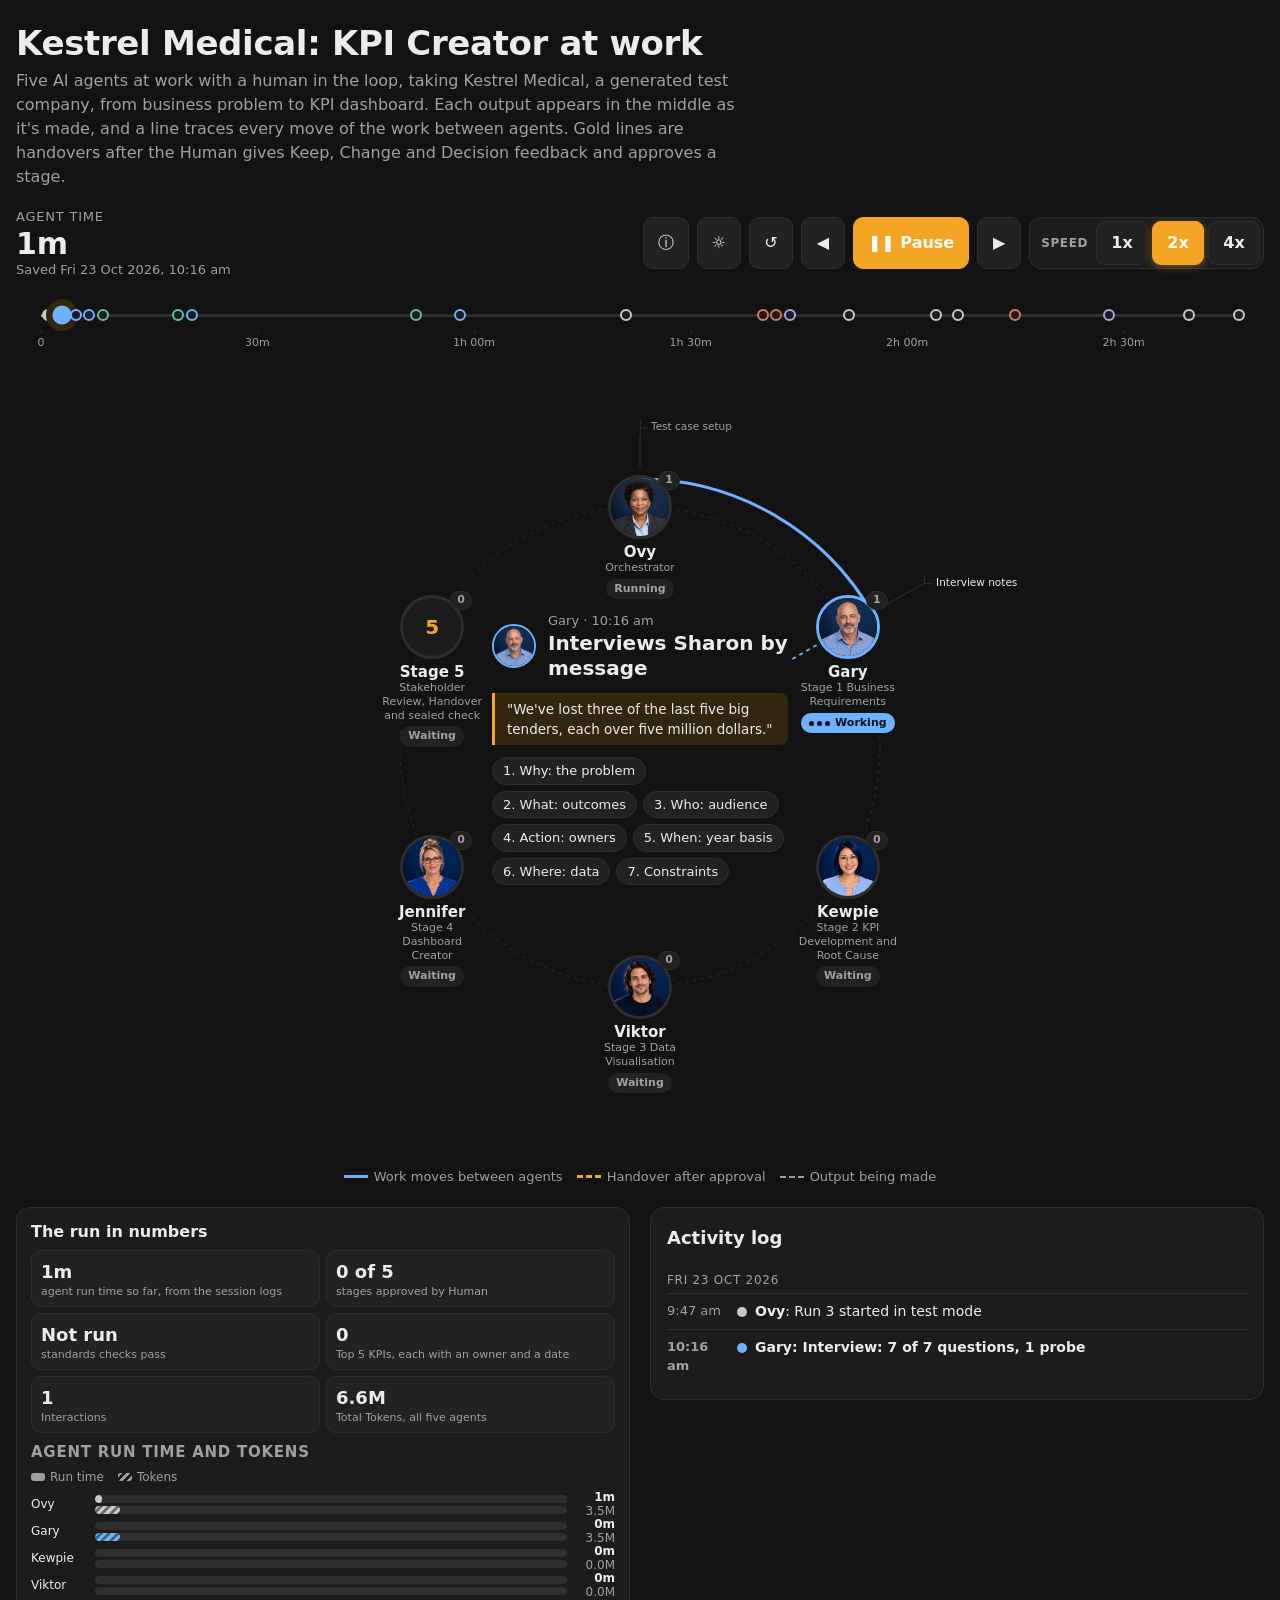
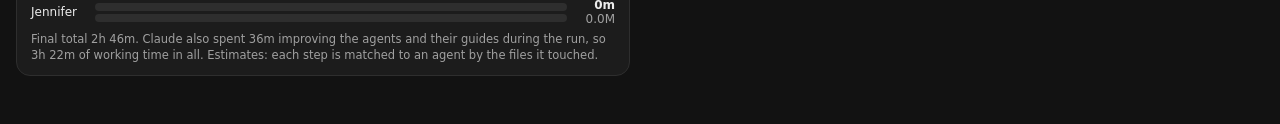
<file: simulations/kestrel-medical.html>
<!doctype html>
<html lang="en-AU">
<head>
<meta charset="utf-8">
<meta name="viewport" content="width=device-width, initial-scale=1">
<title>Kestrel Medical Agent Simulation</title>
<meta name="description" content="A replay of the KPI Creator agents building the Kestrel Medical dashboard, run from the recorded save and commit times.">
<script>try{const t=localStorage.getItem('sim-theme');if(t==='light'||t==='dark')document.documentElement.dataset.theme=t}catch(e){}</script>
<style>
:root{
  --bg:#0c121a;--card:#141c27;--card2:#18222f;--text:#e8edf3;--muted:#94a1b2;--line:#243042;
  --accent:#4f9dff;--accent-soft:#16263d;--good:#3fbf7f;--warn:#e0a63a;--bad:#e5675a;
  --ovy:#bcd9ff;--gary:#8ec0ff;--kewpie:#4f9dff;--viktor:#6aa8f0;--jennifer:#2f7de0;--adam:#e0a63a;
  --shadow:0 8px 30px rgba(0,0,0,.35);
  color-scheme:dark;
}
@media not all{
  :root:not([data-theme="dark"]){
    --bg:#f5f8fc;--card:#ffffff;--card2:#eef3f9;--text:#121a24;--muted:#556273;--line:#dbe3ee;
    --accent:#1f64c8;--accent-soft:#e3edfb;--good:#1f8a55;--warn:#a86f00;--bad:#c0392b;
    --ovy:#93bdf2;--gary:#6aa3ec;--kewpie:#1f64c8;--viktor:#3b82e6;--jennifer:#0f3f80;--adam:#a86f00;
    --shadow:0 8px 24px rgba(18,26,36,.10);color-scheme:light;
  }
}
:root[data-theme="light"]{
  --bg:#f5f8fc;--card:#ffffff;--card2:#eef3f9;--text:#121a24;--muted:#556273;--line:#dbe3ee;
  --accent:#1f64c8;--accent-soft:#e3edfb;--good:#1f8a55;--warn:#a86f00;--bad:#c0392b;
  --ovy:#93bdf2;--gary:#6aa3ec;--kewpie:#1f64c8;--viktor:#3b82e6;--jennifer:#0f3f80;--adam:#a86f00;
  --shadow:0 8px 24px rgba(18,26,36,.10);color-scheme:light;
}
*{box-sizing:border-box}
html,body{margin:0}
body{background:var(--bg);color:var(--text);font:16px/1.5 system-ui,-apple-system,"Segoe UI",Roboto,sans-serif;-webkit-font-smoothing:antialiased}
.wrap{max-width:1460px;margin:0 auto;padding:24px 16px 48px}
h1{font-size:clamp(24px,4vw,34px);line-height:1.15;margin:0 0 6px;letter-spacing:-.01em}
h2{font-size:18px;margin:0 0 10px}
h3{font-size:15px;margin:14px 0 6px;color:var(--muted);font-weight:600;text-transform:uppercase;letter-spacing:.05em}
p{margin:0 0 10px}
.sub{color:var(--muted);margin:0 0 18px;max-width:72ch}
.card{background:var(--card);border:1px solid var(--line);border-radius:14px;padding:16px}
.muted{color:var(--muted)}
.mono{font-family:ui-monospace,SFMono-Regular,Consolas,monospace;font-size:13px}

/* top bar: clock + controls */
.bar{display:grid;grid-template-columns:auto 1fr auto;gap:16px;align-items:center;margin-bottom:14px}
.clock{display:flex;flex-direction:column;min-width:200px}
.clock .day{font-size:13px;color:var(--muted);text-transform:uppercase;letter-spacing:.06em}
.clock .time{font-size:30px;font-weight:700;font-variant-numeric:tabular-nums;line-height:1.1}
.clock .el{font-size:13px;color:var(--muted)}
.ctrls{display:flex;gap:8px;flex-wrap:wrap;justify-content:flex-end}
button{font:inherit;color:inherit;background:var(--card2);border:1px solid var(--line);border-radius:10px;min-height:44px;min-width:44px;padding:0 14px;cursor:pointer}
button:hover{border-color:var(--accent)}
button:focus-visible{outline:2px solid var(--accent);outline-offset:2px}
button.primary{background:var(--accent);border-color:var(--accent);color:#fff;font-weight:600;min-width:104px}
button[aria-pressed="true"]{background:var(--accent-soft);border-color:var(--accent);color:var(--text)}
.speed{display:flex;align-items:center;gap:4px;padding:3px;border:1px solid var(--line);border-radius:12px;background:var(--card)}
.speed .sl{font-size:12px;font-weight:600;color:var(--muted);padding:0 4px 0 8px;text-transform:uppercase;letter-spacing:.05em}
.speed button{min-width:52px;border:1px solid var(--line);border-radius:9px;background:var(--card2);font-weight:600;transition:background .15s,border-color .15s,transform .1s}
.speed button:hover{background:var(--accent-soft);border-color:var(--accent)}
.speed button:active{transform:scale(.95)}
.speed button[aria-pressed="true"]{background:var(--accent);border-color:var(--accent);color:#fff;box-shadow:0 2px 8px color-mix(in srgb,var(--accent) 40%,transparent)}
.stagebar{grid-column:1/-1}

/* scrubber */
.track{position:relative;height:62px;margin:4px 0 8px}
.track .tline,.track .tfill{position:absolute;left:2%;top:21px;height:3px;border-radius:2px}
.track .tline{right:2%;background:var(--line)}
.track .tfill{width:0;background:var(--accent);transition:width .9s ease}
.track .tick{position:absolute;top:0;width:22px;min-width:0;height:44px;min-height:0;transform:translateX(-50%);padding:0;border:0;background:none;display:flex;align-items:center;justify-content:center;z-index:1}
.track .ax{position:absolute;top:42px;transform:translateX(-50%);font-size:11px;color:var(--muted);white-space:nowrap}
.track .ax::before{content:"";position:absolute;left:50%;top:-6px;height:4px;border-left:1px solid var(--line)}
.track .axt{position:absolute;right:0;top:42px;font-size:11px;color:var(--muted)}
.track .tick i{position:relative;width:12px;height:12px;border-radius:50%;background:var(--card);border:2px solid var(--c,var(--muted));transition:transform .2s}
.track .tick.past i{background:var(--c)}
.track .tick.now i{transform:scale(1.6);box-shadow:0 0 0 4px var(--accent-soft)}
body.playing .track .tick.now i{animation:tickpulse 1.4s ease-in-out infinite}
@keyframes tickpulse{0%,100%{box-shadow:0 0 0 0 color-mix(in srgb,var(--accent) 65%,transparent)}50%{box-shadow:0 0 0 7px color-mix(in srgb,var(--accent) 0%,transparent)}}

/* agents row */
.agents{display:grid;grid-template-columns:repeat(6,1fr);gap:10px;margin-bottom:16px}
.agent{background:var(--card);border:1px solid var(--line);border-radius:14px;padding:12px 10px;text-align:center;position:relative;transition:border-color .3s, box-shadow .3s, transform .3s}
.agent img,.agent .av{width:64px;height:64px;border-radius:50%;object-fit:cover;display:block;margin:0 auto 8px;border:3px solid var(--line);transition:border-color .3s;background:var(--card2)}
.agent .av{display:flex;align-items:center;justify-content:center;font-weight:700;font-size:22px;color:var(--adam)}
.agent .nm{font-weight:700}
.agent .rl{font-size:12px;color:var(--muted);line-height:1.3;min-height:31px}
.agent .st{margin-top:8px;font-size:12px;font-weight:600;display:inline-flex;align-items:center;gap:6px;padding:3px 9px;border-radius:999px;background:var(--card2);color:var(--muted)}
.agent .cnt{position:absolute;top:8px;right:8px;font-size:12px;font-weight:700;background:var(--card2);border:1px solid var(--line);border-radius:999px;min-width:24px;padding:0 6px;color:var(--muted)}
.agent.working{border-color:var(--c);box-shadow:0 0 0 1px var(--c),var(--shadow);transform:translateY(-3px)}
.agent.working img,.agent.working .av{border-color:var(--c)}
.agent.working .st{background:var(--c);color:#0c121a}
.agent.done .st{color:var(--good)}
.agent.done img{border-color:var(--good)}
.tree{list-style:none;margin:10px 0 0;padding:0 0 0 8px;text-align:left;font-size:11px;line-height:1.35;color:var(--muted)}
.tree li{position:relative;padding:2px 0 2px 12px;border-left:1px solid var(--line)}
.tree li:last-child{border-left-color:transparent}
.tree li::before{content:"";position:absolute;left:-1px;top:0;height:10px;width:9px;border-left:1px solid var(--line);border-bottom:1px solid var(--line)}
.tree li.new{color:var(--text);animation:rise .4s ease both}
.dots{display:inline-flex;gap:3px}
.dots b{width:5px;height:5px;border-radius:50%;background:currentColor;animation:blink 1s infinite}
.dots b:nth-child(2){animation-delay:.15s}.dots b:nth-child(3){animation-delay:.3s}
@keyframes blink{0%,80%,100%{opacity:.25}40%{opacity:1}}

/* circle stage */
.stagewrap{display:grid;grid-template-columns:230px minmax(0,1fr) 270px;gap:20px;align-items:center}
.stagewrap .log{max-height:560px}
.stagewrap .nums .stats{grid-template-columns:1fr 1fr}
.ringstage{position:relative;width:100%;max-width:800px;aspect-ratio:1;margin:-16px auto 36px}
.ringbox{position:relative;margin:0 auto}
@media (min-width:701px){.scene{width:800px;height:820px;transform-origin:top left}.ringstage{width:800px;max-width:none;margin:-16px 0 36px}}
@media (min-width:701px){
  .nums{padding:12px 14px}
  .nums h2{font-size:16px;margin-bottom:6px}
  .nums .stats{gap:6px;margin:6px 0}
  .nums .stat{padding:7px 9px}
  .nums .stat b{font-size:18px;white-space:nowrap}
  .nums .stat span{font-size:11px;line-height:1.3;display:block}
  .nums h3{margin:8px 0 4px}
  .nums .rt{margin:2px 0;font-size:12px;grid-template-columns:56px 1fr 40px}
  .nums p{font-size:11.5px!important;line-height:1.4;margin:6px 0 0}
}
.ringstage svg.lines{position:absolute;inset:0;width:100%;height:100%;overflow:visible;z-index:1}
.orbit{fill:none;stroke:var(--line);stroke-width:1;vector-effect:non-scaling-stroke;stroke-dasharray:3 5}
.trail{fill:none;stroke:var(--accent);vector-effect:non-scaling-stroke;opacity:.28}
.trail.hand{stroke:var(--adam);opacity:.55;stroke-dasharray:6 4}
.livepath{fill:none;stroke:var(--accent);stroke-width:3;vector-effect:non-scaling-stroke;stroke-linecap:round}
.livepath.hand{stroke:var(--adam)}
.spoke{stroke:var(--c,var(--accent));stroke-width:2;vector-effect:non-scaling-stroke;stroke-dasharray:4 4;animation:flow .8s linear infinite}
@keyframes flow{to{stroke-dashoffset:-8}}
.node{position:absolute;width:104px;transform:translate(-50%,-32px);text-align:center;z-index:3}
.node .ph{width:64px;height:64px;border-radius:50%;border:3px solid var(--line);margin:0 auto;display:flex;align-items:center;justify-content:center;object-fit:cover;background:var(--card);font-weight:800;font-size:20px;color:var(--adam);transition:border-color .3s,box-shadow .3s}
.node .nm{font-weight:700;font-size:15px;margin-top:4px;line-height:1.2}
.node .rl{font-size:11px;color:var(--muted);line-height:1.25}
.node .st{margin-top:4px;font-size:11px;font-weight:600;display:inline-flex;align-items:center;gap:5px;padding:2px 8px;border-radius:999px;background:var(--card2);color:var(--muted)}
.node .cnt{position:absolute;top:-4px;left:calc(50% + 18px);font-size:11px;font-weight:700;background:var(--card2);border:1px solid var(--line);border-radius:999px;min-width:22px;padding:0 5px;color:var(--muted)}
.node.working .ph{border-color:var(--c);animation:pulse 1.6s ease-in-out infinite}
.node.working .st{background:var(--c);color:#0c121a}
.node.done .ph{border-color:var(--good)}
.node.done .st{color:var(--good)}
@keyframes pulse{0%,100%{box-shadow:0 0 0 0 color-mix(in srgb,var(--c) 45%,transparent)}50%{box-shadow:0 0 0 10px color-mix(in srgb,var(--c) 0%,transparent)}}
.center{position:absolute;left:31%;top:32%;width:38%;height:37%;z-index:2;background:none;border:0;padding:0 4px;overflow:hidden;font-size:13.5px;display:flex;align-items:center;justify-content:center}
.center .fit{width:100%;transform-origin:center center;transition:opacity .3s ease}
.center .fit.fade{opacity:0}
.center .body{animation:fadein .5s ease both}
@keyframes fadein{from{opacity:0;transform:scale(.97)}to{opacity:1;transform:none}}
.center h3{font-size:11px;margin:8px 0 4px}
.center .file,.center .more{display:none}
.center .rw{flex-wrap:nowrap!important;gap:10px!important}
.center .rw svg{width:96px;height:96px;flex:0 0 auto}
.center .rw ul{min-width:0!important}
.center .rw li{font-size:11.5px;padding:4px 0}
.center .gate{margin-top:10px;padding:7px 10px}
.center .list li{padding:4px 0;font-size:12px;line-height:1.3}
.center .own li span:last-child{display:none}
.center .stats{grid-template-columns:repeat(auto-fit,minmax(84px,1fr));gap:6px}
.center .stat{padding:6px 8px}
.center p{margin-bottom:6px}
.center .handnote{margin-top:6px;font-size:12.5px}
.center .ttl{font-size:17px}
.center .list li{font-size:13px}
.center .stat b{font-size:18px}
.center .versions{grid-template-columns:1fr}
.center .actions3{grid-template-columns:1fr}
.otree{position:absolute;list-style:none;margin:0;padding:0;font-size:10.5px;line-height:1.3;color:var(--muted);white-space:nowrap;text-align:left;z-index:3}
.otree:empty{display:none}
.otree a{color:inherit;text-decoration:none}
.otree a:hover,.otree a:focus-visible{color:var(--accent);text-decoration:underline}
.otree li{position:relative;padding:1px 0 1px 11px;border-left:1px solid var(--line)}
.otree li:last-child{border-left-color:transparent}
.otree li::before{content:"";position:absolute;left:-1px;top:0;height:8px;width:8px;border-left:1px solid var(--line);border-bottom:1px solid var(--line)}
.otree li.new{color:var(--text);animation:rise .4s ease both}
.otree.right{transform:translate(0,-8px)}
.otree.left{transform:translate(-100%,-8px);text-align:right}
.otree.left li{padding:1px 11px 1px 0;border-left:0;border-right:1px solid var(--line)}
.otree.left li:last-child{border-right-color:transparent}
.otree.left li::before{left:auto;right:-1px;border-left:0;border-right:1px solid var(--line)}
/* Ovy's tree: outputs alternate right and left of one centre stem, so it stays short */
.otree.top{transform:translate(-50%,-100%);display:grid;grid-template-columns:1fr 1fr;grid-auto-flow:row dense;width:max-content}
.otree.top::after{content:"";position:absolute;left:50%;top:0;bottom:-1px;border-left:1px solid var(--line)}
.otree.top li{grid-column:2;border-left:0;padding:1px 0 1px 11px}
.otree.top li::before{left:0;border-left:0}
.otree.top li:nth-child(even){grid-column:1;text-align:right;padding:1px 11px 1px 0}
.otree.top li:nth-child(even)::before{left:auto;right:0}
.conn{stroke:var(--line);stroke-width:1;vector-effect:non-scaling-stroke}
.packet2{position:absolute;z-index:4;transform:translate(-50%,-50%);pointer-events:none;background:var(--adam);color:#0c121a;font-size:12px;font-weight:700;padding:5px 9px;border-radius:8px;box-shadow:var(--shadow);white-space:nowrap}
.below{display:none}
.legend{display:flex;flex-wrap:wrap;gap:14px;justify-content:center;font-size:13px;color:var(--muted);margin-top:0}
.legend span{display:inline-flex;align-items:center;gap:6px}
.lg{display:inline-block;width:24px;height:0;border-top:3px solid var(--accent)}
.lg.hand{border-top:3px dashed var(--adam)}
.lg.spoke{border-top:2px dashed var(--muted)}
@media (max-width:1379px){.stagewrap{grid-template-columns:1fr 1fr;align-items:start}.circlecol{grid-column:1/-1;order:-1}.stagewrap .log{max-height:520px}}
@media (max-width:700px){.stagewrap{grid-template-columns:1fr}.stagewrap .log{max-height:320px}}
@media (max-width:700px){
  .ringstage{margin:8px auto 28px}
  .node{width:72px;transform:translate(-50%,-22px)}
  .node .ph{width:44px;height:44px;border-width:2px;font-size:16px}
  .node .nm{font-size:11px}
  .node .rl{display:none}
  .node .st{font-size:9px;padding:1px 5px;margin-top:2px}
  .node .st .lbl{display:none}
  .node .cnt,.otree,.conn{display:none}
  .center{left:26%;top:34%;width:48%;height:33%;padding:10px;border-radius:16px;display:flex;align-items:center;justify-content:center;text-align:center}
  .center .hd{flex-direction:column;gap:6px;margin:0}
  .center .ttl{font-size:12px;line-height:1.25}
  .center .who{font-size:11px}
  .center .hd img{width:32px;height:32px}
  .below{display:block;margin-bottom:12px}
  .legend{margin:0 0 12px;gap:8px 12px}
  .packet2{font-size:10px;padding:3px 6px}
}

/* main grid */
.ringstage .center{position:absolute;min-height:0;overflow:hidden}
.below .hd{display:none}
.main{display:grid;grid-template-columns:minmax(0,1.6fr) minmax(0,1fr);gap:16px;align-items:start}
.out{min-height:420px;position:relative;overflow:hidden}
.out .hd{display:flex;gap:12px;align-items:center;margin-bottom:12px}
.out .hd img{width:44px;height:44px;border-radius:50%;object-fit:cover;border:2px solid var(--c)}
.out .who{font-size:13px;color:var(--muted)}
.out .ttl{font-size:20px;font-weight:700;line-height:1.25}
.file{display:inline-flex;align-items:center;gap:6px;background:var(--card2);border:1px solid var(--line);border-radius:8px;padding:4px 8px;margin:0 6px 6px 0;font-size:13px;max-width:100%;overflow-wrap:anywhere}
.file::before{content:"";width:10px;height:12px;border:1.5px solid var(--muted);border-radius:2px;flex:0 0 auto}
.body{animation:rise .45s ease both}
@keyframes rise{from{opacity:0;transform:translateY(8px)}to{opacity:1;transform:none}}
.quote{border-left:3px solid var(--accent);padding:6px 12px;background:var(--accent-soft);border-radius:0 8px 8px 0;margin:8px 0 12px}
.chips{display:flex;flex-wrap:wrap;gap:6px;margin:6px 0}
.chip{font-size:13px;border:1px solid var(--line);background:var(--card2);border-radius:999px;padding:3px 10px}
.list{margin:6px 0 0;padding:0;list-style:none}
.list li{display:flex;gap:10px;justify-content:space-between;padding:8px 0;border-top:1px solid var(--line);font-size:14px}
.list li:first-child{border-top:0}
.list li span:last-child{color:var(--muted);text-align:right;flex:0 0 auto;max-width:48%}
.list.reveal li{animation:rise .4s ease both}
.stats{display:grid;grid-template-columns:repeat(auto-fit,minmax(110px,1fr));gap:8px;margin:8px 0}
.stat{background:var(--card2);border:1px solid var(--line);border-radius:10px;padding:10px}
.stat b{display:block;font-size:22px;font-variant-numeric:tabular-nums}
.stat span{font-size:12px;color:var(--muted)}
.gate{display:flex;align-items:center;gap:10px;margin-top:14px;padding:10px 12px;border-radius:10px;border:1px solid var(--adam);background:color-mix(in srgb,var(--adam) 12%,transparent);font-weight:600;animation:rise .4s ease .6s both}
.gate .av{width:32px;height:32px;border-radius:50%;background:var(--adam);color:#0c121a;display:flex;align-items:center;justify-content:center;font-weight:800;flex:0 0 auto}
.handnote{margin-top:10px;font-size:14px;color:var(--muted);animation:rise .4s ease 1s both}
.handnote b{color:var(--text)}
svg text{fill:var(--muted);font-size:11px}
svg .tx{fill:var(--text)}
.versions{display:grid;grid-template-columns:repeat(3,1fr);gap:8px;margin:8px 0}
.ver{border:1px solid var(--line);border-radius:10px;padding:10px;background:var(--card2);font-size:13px}
.ver.pick{border-color:var(--accent);box-shadow:0 0 0 1px var(--accent)}
.ver b{display:block;font-size:14px;margin-bottom:2px}
.actions3{display:grid;grid-template-columns:repeat(3,1fr);gap:8px;margin-top:8px}
.act{border:1px solid var(--line);border-radius:10px;padding:10px;background:var(--card2);font-size:13px;animation:rise .4s ease both}
.act b{display:block;font-size:13px;color:var(--accent)}
.meter{height:10px;border-radius:999px;background:var(--card2);border:1px solid var(--line);overflow:hidden;margin:6px 0 4px}
.meter i{display:block;height:100%;width:0;background:var(--good);transition:width 1.2s ease}

/* log */
.log{max-height:560px;overflow:auto}
.log ol{list-style:none;margin:0;padding:0}
.log li{display:grid;grid-template-columns:62px 10px 1fr;gap:8px;align-items:start;padding:7px 0;border-top:1px solid var(--line);font-size:14px;animation:rise .35s ease both}
.log li:first-child{border-top:0}
.log li .t{font-variant-numeric:tabular-nums;color:var(--muted);font-size:13px}
.log li .d{width:10px;height:10px;border-radius:50%;background:var(--c);margin-top:6px}
.log li.now{font-weight:600}
.log li.gateRow .x{color:var(--adam)}
.log .dayhd{display:block;font-size:12px;text-transform:uppercase;letter-spacing:.06em;color:var(--muted);padding:10px 0 4px;border-top:0}

/* final */
.final{position:fixed;inset:0;z-index:100;display:none;align-items:center;justify-content:center;padding:24px;background:rgba(5,8,12,.72)}
.final.show{display:flex;animation:rise .3s ease both}
.final .finalgrid{width:min(1100px,100%,calc((100vh - 170px)*1.6))}
.final.method .finalgrid{width:min(760px,100%)}
.final .card{position:relative;max-height:calc(100vh - 48px);overflow:auto}
.mclose{position:absolute;top:10px;right:10px}
.viewdash{margin-top:12px}
.frame{position:relative;width:100%;aspect-ratio:16/10;border:1px solid var(--line);border-radius:12px;overflow:hidden;background:var(--bg)}
.frame iframe{position:absolute;top:0;left:0;width:1280px;height:800px;border:0;transform-origin:0 0}
.finalgrid{display:grid;grid-template-columns:minmax(0,1.6fr) minmax(0,1fr);gap:16px;align-items:start}
a{color:var(--accent)}
a.btn{display:inline-flex;align-items:center;min-height:44px;padding:0 16px;border-radius:10px;background:var(--accent);color:#fff;text-decoration:none;font-weight:600;margin-top:8px}

/* handover packet */
.packet{position:fixed;left:0;top:0;z-index:50;pointer-events:none;background:var(--accent);color:#fff;font-size:12px;font-weight:700;padding:6px 10px;border-radius:8px;box-shadow:var(--shadow);white-space:nowrap}

.side{display:grid;gap:16px;align-content:start;min-width:0}
.side .log{max-height:340px}
.finalgrid{grid-template-columns:1fr!important}
.nums .stats{grid-template-columns:repeat(auto-fit,minmax(120px,1fr))}
.rt i::after{transition:width .8s ease}
body.ended .dots b,body.ended .node .ph,body.ended .spoke{animation:none!important}
.rt{display:grid;grid-template-columns:64px 1fr 44px;gap:8px;align-items:center;font-size:13px;margin:4px 0}
.rt .bars,.rt .vals{display:grid;gap:3px}
.rt i{display:block;height:8px;border-radius:4px;background:var(--line);position:relative;overflow:hidden}
.rt i::after{content:"";position:absolute;inset:0;width:var(--w);background:var(--c);border-radius:4px}
.rt i.tk::after{background:repeating-linear-gradient(135deg,var(--c) 0 3px,color-mix(in srgb,var(--c) 40%,transparent) 3px 6px)}
.rt b{text-align:right;font-variant-numeric:tabular-nums;line-height:11px}
.rt .tkv{font-weight:400;color:var(--muted)}
.rtkey{display:flex;gap:14px;font-size:12px;color:var(--muted);margin:0 0 6px}
.rtkey i{display:inline-block;width:14px;height:8px;border-radius:3px;background:var(--muted);margin-right:5px;vertical-align:middle}
.rtkey i.tk{background:repeating-linear-gradient(135deg,var(--muted) 0 3px,transparent 3px 6px)}
body.notk .tk,body.notk .tkv,body.notk .rtkey,body.notk #tkcard{display:none}
.method{font-size:14px;color:var(--muted)}
.method summary{cursor:pointer;min-height:44px;display:flex;align-items:center;color:var(--text);font-weight:600}
.method table{width:100%;border-collapse:collapse;font-size:13px}
.method td,.method th{border-top:1px solid var(--line);padding:6px 4px;text-align:left;vertical-align:top}
.method th{color:var(--text)}

@media (max-width:900px){
  .main,.finalgrid{grid-template-columns:1fr}
  .log{max-height:320px}
  .agents{grid-template-columns:repeat(3,1fr)}
}
@media (max-width:600px){
  .bar{grid-template-columns:1fr}
  .ctrls{justify-content:flex-start}
  .agents{grid-template-columns:repeat(6,1fr);gap:4px}
  .agent{padding:8px 2px;border-radius:10px}
  .agent img,.agent .av{width:40px;height:40px;margin-bottom:4px;border-width:2px}
  .agent .av{font-size:15px}
  .agent .nm{font-size:12px}
  .agent .rl,.agent .cnt,.agent .tree{display:none}
  .agent .st{font-size:10px;padding:2px 5px;margin-top:4px}
  .agent .st .lbl{display:none}
  .versions,.actions3{grid-template-columns:1fr}
  .method table{display:block}
  .method tr{display:block;border-top:1px solid var(--line);padding:6px 0}
  .method th{display:none}
  .method td{display:block;border:0;padding:1px 0}
}
@media (prefers-reduced-motion:reduce){
  *,*::before,*::after{animation:none!important;transition:none!important}
}
</style>
<style>
/* Graphite and amber (Human's choice, 24-Oct-26). Amber stays the handover and Stage 5 colour */
:root{--bg:#121212;--card:#1c1c1c;--card2:#222222;--text:#ececec;--muted:#a0a0a0;--line:#2e2e2e;--accent:#f5a524;--accent-soft:#33260f;--warn:#f5a524;--ovy:#c9c9c9;--gary:#6cb2ff;--kewpie:#58c4a3;--viktor:#d97757;--jennifer:#b49cf3;--adam:#f5a524;}
@media not all{:root:not([data-theme="dark"]){--bg:#f6f6f6;--card:#ffffff;--card2:#f0f0f0;--text:#161616;--muted:#5e5e5e;--line:#e0e0e0;--accent:#a35f00;--accent-soft:#fbefdc;--warn:#a35f00;--ovy:#6b6b6b;--gary:#2f6fbf;--kewpie:#1f7f63;--viktor:#b4502e;--jennifer:#6b4fc0;--adam:#a35f00;}}
:root[data-theme="light"]{--bg:#f6f6f6;--card:#ffffff;--card2:#f0f0f0;--text:#161616;--muted:#5e5e5e;--line:#e0e0e0;--accent:#a35f00;--accent-soft:#fbefdc;--warn:#a35f00;--ovy:#6b6b6b;--gary:#2f6fbf;--kewpie:#1f7f63;--viktor:#b4502e;--jennifer:#6b4fc0;--adam:#a35f00;}
.final{background:rgba(8,8,8,.72)}
/* Work moves in blue so they contrast with the amber handovers, as on ClearCompare */
:root{--move:#6cb2ff}
@media not all{:root:not([data-theme="dark"]){--move:#2f6fbf}}
:root[data-theme="light"]{--move:#2f6fbf}
.trail{stroke:var(--move)}.livepath{stroke:var(--move)}.lg{border-top-color:var(--move)}
.packet{background:var(--move);color:#0c121a}
</style>
</head>
<body>
<div class="wrap">
  <h1>Kestrel Medical: KPI Creator at work</h1>
  <p class="sub">Five AI agents at work with a human in the loop, taking Kestrel Medical, a generated test company, from business problem to KPI dashboard. Each output appears in the middle as it's made, and a line traces every move of the work between agents. Gold lines are handovers after the Human gives Keep, Change and Decision feedback and approves a stage.</p>

  <div class="bar">
    <div class="clock" aria-live="off">
      <span class="day">Agent time</span>
      <span class="time" id="time">0m</span>
      <span class="el" id="el">Saved Tue 20 Oct 2026, 3:45 pm</span>
    </div>
    <div></div>
    <div class="ctrls">
      <button data-open="method" aria-label="Where the times come from" title="Where the times come from">&#9432;</button>
      <button id="theme" aria-label="Switch to light mode" title="Switch to light mode">&#9788;</button>
      <button id="restart" aria-label="Restart">&#8634;</button>
      <button id="prev" aria-label="Back one step" title="Back one step">&#9664;</button>
      <button id="play" class="primary">&#9654; Play</button>
      <button id="next" aria-label="Forward one step" title="Forward one step">&#9654;</button>
      <div class="speed" role="group" aria-label="Playback speed"><span class="sl" aria-hidden="true">Speed</span>
        <button data-s="1" aria-pressed="false">1x</button>
        <button data-s="2" aria-pressed="true">2x</button>
        <button data-s="4" aria-pressed="false">4x</button>
      </div>
    </div>
  </div>

  <div class="track" id="track" aria-label="Timeline steps"></div>

  <div class="stagewrap">
    <section class="card nums" aria-label="The run in numbers">
      <h2>The run in numbers</h2>
      <div class="stats">
        <div class="stat"><b id="n-rt">0m</b><span>agent run time so far, from the session logs</span></div>
        <div class="stat"><b id="n-st">0 of 5</b><span>stages approved by Human</span></div>
        <div class="stat"><b id="n-ck">Not run</b><span>standards checks pass</span></div>
        <div class="stat"><b id="n-kp">0</b><span>Top 5 KPIs, each with an owner and a date</span></div>
        <div class="stat"><b id="n-ix">0</b><span>Interactions</span></div>
        <div class="stat" id="tkcard"><b id="n-tk">0.0M</b><span>Total Tokens, all five agents</span></div>
      </div>
      <h3 id="rthead">Agent run time and tokens</h3>
      <div class="rtkey" aria-hidden="true"><span><i></i>Run time</span><span><i class="tk"></i>Tokens</span></div>
      <div id="rtbars"></div>
      <p class="muted" style="font-size:13px;margin-top:6px">Final total 2h 46m. Claude also spent 36m improving the agents and their guides during the run, so 3h 22m of working time in all. Estimates: each step is matched to an agent by the files it touched.</p>
      <p class="muted" id="n-next" style="font-size:14px;display:none">Next: Stage 5, Stakeholder Review and Handover. The CCO walk-through, sign-off and the Human's go-live approval. In test mode, Ovy then runs the sealed check and scores the run. Not built yet.</p>
    </section>
    <div class="circlecol">
      <div class="ringbox" id="ringbox"><div class="scene" id="scene">
      <div class="ringstage" id="ring">
        <svg class="lines" viewBox="0 0 100 100" aria-hidden="true">
          <circle cx="50" cy="50" r="30" class="orbit"/>
          <g id="conns"></g><g id="trails"></g><g id="live"></g>
        </svg>
        <section class="center out" id="out" aria-live="polite"></section>
      </div>
      </div></div>
      <section class="card below" id="below" aria-live="polite"></section>
      <div class="legend" id="legend"><span><i class="lg mv"></i>Work moves between agents</span><span><i class="lg hand"></i>Handover after approval</span><span><i class="lg spoke"></i>Output being made</span></div>
    </div>
    <section class="card log">
      <h2>Activity log</h2>
      <ol id="log"></ol>
    </section>
  </div>

  <section class="final" id="final" role="dialog" aria-modal="true" aria-label="Final dashboard">
    <div class="finalgrid">
      <div class="card">
        <button class="mclose" data-close aria-label="Close">&#10005;</button>
        <h2>The final product: Stage 4 dashboard</h2>
        <div class="frame" id="frame">
          <iframe title="Kestrel Medical final dashboard" loading="lazy" tabindex="-1"
            src="https://adamaziz1979.github.io/kpi-creator/kestrel-medical/stage-4/18-dashboard.html"></iframe>
        </div>
        <a class="btn" href="https://adamaziz1979.github.io/kpi-creator/kestrel-medical/stage-4/18-dashboard.html" target="_blank" rel="noopener">Open the dashboard</a>
      </div>
    </div>
  </section>

  <section class="final method" id="method" role="dialog" aria-modal="true" aria-label="Where the times come from">
    <div class="finalgrid"><div class="card">
    <button class="mclose" data-close aria-label="Close">&#10005;</button>
    <h2>Where the times come from</h2>
    <p>Times are the recorded save time of each output file in the Kestrel Medical folder, the approval snapshots in <span class="mono">History/</span>, and the git commit times. A file that was saved again later shows its last save, so a few first drafts started earlier than shown.</p>
    <table>
      <thead><tr><th>Source</th><th>Used for</th></tr></thead>
      <tbody>
        <tr><td>File save times</td><td>Each output&#x27;s save time in the project folder (or its first git commit, where that is earlier)</td></tr>
        <tr><td>History snapshots</td><td>Stage approvals: the moment the approved version was saved</td></tr>
        <tr><td>Session logs</td><td>Agent run time: only the time Claude was working inside a reply, with any single wait over 5 minutes cut to 5. Reading and review time between replies is left out. Each step goes to the agent whose files it touched; agent instructions, guides and personas count as improving the agents</td></tr>
        <tr><td>Timeline</td><td>Steps are spaced by agent run time, not clock time, so long breaks and review time take no space. Each step also shows when its output was saved</td></tr>
        <tr><td>Interactions</td><td>Each message Human typed to the agents in the sessions for this project, counted up to each step. Commands like /wrap and system notes are left out</td></tr>
        <tr><td>Tokens</td><td>Every model call in the run&#x27;s session log, up to each step: new input, cached re-reads and output. The main chat counts as Ovy and each subagent as its agent. The test stakeholder and helpers are left out</td></tr>
      </tbody>
    </table>
    </div></div>
  </section>
</div>

<script>
(function(){
const AGENTS=[
  {id:'ovy',name:'Ovy',role:'Orchestrator',img:'[data-uri]'},
  {id:'gary',name:'Gary',role:'Stage 1 Business Requirements',img:'[data-uri]',stage:1},
  {id:'kewpie',name:'Kewpie',role:'Stage 2 KPI Development and Root Cause',img:'[data-uri]',stage:2},
  {id:'viktor',name:'Viktor',role:'Stage 3 Data Visualisation',img:'[data-uri]',stage:3},
  {id:'jennifer',name:'Jennifer',role:'Stage 4 Dashboard Creator',img:'[data-uri]',stage:4},
  {id:'adam',name:'Stage 5',role:'Stakeholder Review, Handover and sealed check',img:null,stage:5}
];
const A=Object.fromEntries(AGENTS.map(a=>[a.id,a]));
const cssv=n=>getComputedStyle(document.documentElement).getPropertyValue('--'+n).trim();

/* ---------- the project's steps (filled in by build_simulation.py) ---------- */
const DATA={"events": [{"t": "2026-10-23T09:47+11:00", "a": "ovy", "title": "Greets Human and sets up the test case", "log": "Run 3 started in test mode", "o": "Test case setup", "f": "https://adamaziz1979.github.io/kpi-creator/kestrel-medical/stage-2/06-dataset-description.html", "gate": null, "hand": null, "final": false, "body": "<span class=\"file\">dataset_description.md<\/span><p>Ovy introduces Sharon, sales leader at Kestrel Medical, a generated test company. Gary will interview her by message.<\/p><div class=\"stats\"><div class=\"stat\"><b data-n=\"11\">0<\/b><span>data files<\/span><\/div><div class=\"stat\"><b data-n=\"120391\">0<\/b><span>order lines<\/span><\/div><div class=\"stat\"><b data-n=\"64\">0<\/b><span>tenders<\/span><\/div><div class=\"stat\"><b data-n=\"30\">0<\/b><span>monthly reports<\/span><\/div><\/div>"}, {"t": "2026-10-23T10:16+11:00", "a": "gary", "title": "Interviews Sharon by message", "log": "Interview: 7 of 7 questions, 1 probe", "o": "Interview notes", "f": "https://adamaziz1979.github.io/kpi-creator/kestrel-medical/", "gate": null, "hand": null, "final": false, "body": "<span class=\"file\">01 Interview Notes.md<\/span><div class=\"quote\">\"We've lost three of the last five big tenders, each over five million dollars.\"<\/div><div class=\"chips\"><span class=\"chip\" style=\"animation:rise .3s ease 0.00s both\">1. Why: the problem<\/span><span class=\"chip\" style=\"animation:rise .3s ease 0.15s both\">2. What: outcomes<\/span><span class=\"chip\" style=\"animation:rise .3s ease 0.30s both\">3. Who: audience<\/span><span class=\"chip\" style=\"animation:rise .3s ease 0.45s both\">4. Action: owners<\/span><span class=\"chip\" style=\"animation:rise .3s ease 0.60s both\">5. When: year basis<\/span><span class=\"chip\" style=\"animation:rise .3s ease 0.75s both\">6. Where: data<\/span><span class=\"chip\" style=\"animation:rise .3s ease 0.90s both\">7. Constraints<\/span><\/div>"}, {"t": "2026-10-23T10:17+11:00", "a": "gary", "title": "Writes the meeting script as a chat", "log": "Meeting Script: 10 message exchanges", "o": "Meeting script", "f": "https://adamaziz1979.github.io/kpi-creator/kestrel-medical/stage-1/05-stage-1-review.html", "gate": null, "hand": null, "final": false, "body": "<span class=\"file\">01 Meeting Script.md<\/span><span class=\"file\">Stage 1 Review.html<\/span><p>Every question and answer word for word, shown as a text message chat inside the Stage 1 Review.<\/p><ul class=\"list reveal\"><li style=\"animation-delay:0.00s\"><span>The trigger<\/span><span>3 of 5 big tenders lost<\/span><\/li><li style=\"animation-delay:0.12s\"><span>The ask<\/span><span>Evidence for more discount<\/span><\/li><li style=\"animation-delay:0.24s\"><span>The tension<\/span><span>Global wants 43% margin<\/span><\/li><\/ul>"}, {"t": "2026-10-23T11:45+11:00", "a": "gary", "title": "Writes the Business Requirements and Top 5 KPIs", "log": "Business Requirements v1.0 and Project Plan", "o": "Business Requirements", "f": "https://adamaziz1979.github.io/kpi-creator/kestrel-medical/stage-2/12-business-requirements.html", "gate": 1, "hand": ["gary", "kewpie", "Business Requirements + spec"], "final": false, "body": "<span class=\"file\">01 Business Requirements.md<\/span><span class=\"file\">01 Project Plan.md<\/span><span class=\"file\">spec.json<\/span><h3 class=\"more\">Problem statement<\/h3><div class=\"quote more\">Kestrel believes price is the reason it lost the big tenders, but can't yet prove or disprove it.<\/div><h3>Top 5 Must Have KPIs<\/h3><ul class=\"list reveal\"><li style=\"animation-delay:0.00s\"><span>Gross margin per cent<\/span><span>43% in 2027<\/span><\/li><li style=\"animation-delay:0.12s\"><span>Discount on big deals<\/span><span>Margin leak<\/span><\/li><li style=\"animation-delay:0.24s\"><span>Revenue growth on the year<\/span><span>+4% in 2027<\/span><\/li><li style=\"animation-delay:0.36s\"><span>Big tender win rate<\/span><span>Stop the losses<\/span><\/li><li style=\"animation-delay:0.48s\"><span>Monthly reports that match<\/span><span>One set of numbers<\/span><\/li><\/ul>"}, {"t": "2026-10-23T13:02+11:00", "a": "kewpie", "title": "Runs every calculation on the Sample data", "log": "calc_kpis: baselines and pace needed", "o": "Calculations", "f": "https://adamaziz1979.github.io/kpi-creator/kestrel-medical/stage-2/13-stage-2-review.html", "gate": null, "hand": null, "final": false, "body": "<span class=\"file\">calc_kpis.py<\/span><span class=\"file\">kpi_results.json<\/span><p>Baselines to 30 Sep 2026. No file has a cost of sales field, so margin can't be calculated.<\/p><ul class=\"list reveal\"><li style=\"animation-delay:0.00s\"><span>Discount on big deals<\/span><span>17.03%<\/span><\/li><li style=\"animation-delay:0.12s\"><span>Revenue growth on the year<\/span><span>-6.8%<\/span><\/li><li style=\"animation-delay:0.24s\"><span>Big tender win rate<\/span><span>2 of the last 5<\/span><\/li><li style=\"animation-delay:0.36s\"><span>Gross margin per cent<\/span><span>No cost field<\/span><\/li><\/ul>"}, {"t": "2026-10-23T13:06+11:00", "a": "kewpie", "title": "Writes the Calculation Pack and 11 challenge notes", "log": "Calculation Pack v1.0: 11 challenge notes", "o": "Calculation Pack", "f": "https://adamaziz1979.github.io/kpi-creator/kestrel-medical/stage-2/08-kpi-calculation-pack.html", "gate": null, "hand": null, "final": false, "body": "<span class=\"file\">02 KPI Calculation Pack.md<\/span><h3>Challenge note C10<\/h3><div class=\"quote\">The data doesn't support \"lost on price\".<\/div><ul class=\"list reveal\"><li style=\"animation-delay:0.00s\"><span>Biggest gap on all 3 big losses<\/span><span>Service and support<\/span><\/li><li style=\"animation-delay:0.12s\"><span>Price the biggest gap<\/span><span>3 of 20 scored losses<\/span><\/li><li style=\"animation-delay:0.24s\"><span>Highlands Ambulance<\/span><span>Kestrel 1.5% cheaper<\/span><\/li><\/ul>"}, {"t": "2026-10-23T13:08+11:00", "a": "gary", "title": "Answers Kewpie's challenge notes", "log": "Gary: 11 notes answered", "o": "Challenge responses", "f": "https://adamaziz1979.github.io/kpi-creator/kestrel-medical/", "gate": null, "hand": null, "final": false, "body": "<span class=\"file\">02 Gary Response to Challenge Notes.md<\/span><p>Gary recommends approving Stage 2 with conditions. Kewpie's corrections on 4 notes are accepted.<\/p><div class=\"chips\"><span class=\"chip\" style=\"animation:rise .3s ease 0.00s both\">C2: win rate as a count of the last 5<\/span><span class=\"chip\" style=\"animation:rise .3s ease 0.15s both\">C4: big deal = tender contract orders<\/span><span class=\"chip\" style=\"animation:rise .3s ease 0.30s both\">C7: annual tender values<\/span><span class=\"chip\" style=\"animation:rise .3s ease 0.45s both\">C10: no change to the KPI list<\/span><\/div>"}, {"t": "2026-10-23T18:18+11:00", "a": "kewpie", "title": "Builds stand-ins for 4 KPIs without data", "log": "Substitutes: 4 Phase 2 placeholders", "o": "Stand-ins", "f": "https://adamaziz1979.github.io/kpi-creator/kestrel-medical/stage-2/13-stage-2-review.html", "gate": null, "hand": null, "final": false, "body": "<span class=\"file\">02 Kewpie Substitutes for Missing KPIs.md<\/span><p>Each placeholder says \"Phase 2: waiting for data\". A stand-in sits beside it, labelled \"Stand-in, not the KPI\".<\/p><ul class=\"list reveal\"><li style=\"animation-delay:0.00s\"><span>Gross margin per cent<\/span><span>Net price realisation 87.36%<\/span><\/li><li style=\"animation-delay:0.12s\"><span>Monthly reports that match<\/span><span>3 of 30 on the draft set<\/span><\/li><li style=\"animation-delay:0.24s\"><span>Our price vs winning price<\/span><span>Price score gap<\/span><\/li><li style=\"animation-delay:0.36s\"><span>Margin by product group<\/span><span>Net price by group<\/span><\/li><\/ul>"}, {"t": "2026-10-23T18:21+11:00", "a": "gary", "title": "Writes the Phase 2 changes", "log": "Business Requirements v1.1 proposals", "o": "Phase 2 changes", "f": "https://adamaziz1979.github.io/kpi-creator/kestrel-medical/stage-2/12-business-requirements.html", "gate": null, "hand": null, "final": false, "body": "<span class=\"file\">02 Gary Phase 2 Changes.md<\/span><p>Before and After rows for Human's yes: a phase for each KPI, stand-in rules and placeholder tiles.<\/p><div class=\"chips\"><span class=\"chip\" style=\"animation:rise .3s ease 0.00s both\">Phase 2: Kewpie with a data engineer<\/span><span class=\"chip\" style=\"animation:rise .3s ease 0.15s both\">Cost of sales from SAP<\/span><span class=\"chip\" style=\"animation:rise .3s ease 0.30s both\">Winning prices from debrief letters<\/span><\/div>"}, {"t": "2026-10-23T20:31+11:00", "a": "ovy", "title": "Saves Stage 2 and opens a Phase 2 project", "log": "Stage 2 approved: Requirements v1.2", "o": "Stage 2 snapshot", "f": "https://adamaziz1979.github.io/kpi-creator/kestrel-medical/", "gate": 2, "hand": ["kewpie", "viktor", "Calculation Pack + results"], "final": false, "body": "<span class=\"file\">History/2031 - Stage 2 approved<\/span><p>Human approves Stage 2. Every open question moves to Phase 2, a separate project after Stage 5.<\/p><div class=\"stats\"><div class=\"stat\"><b data-n=\"4\">0<\/b><span>Phase 2 placeholders<\/span><\/div><\/div>"}, {"t": "2026-10-23T21:03+11:00", "a": "viktor", "title": "Writes the story from the debriefs", "log": "Story and chart choices", "o": "Story", "f": "https://adamaziz1979.github.io/kpi-creator/kestrel-medical/stage-3/16-stage-3-review.html", "gate": null, "hand": null, "final": false, "body": "<span class=\"file\">03 Story and Chart Choices.md<\/span><h3>Headline<\/h3><div class=\"quote\">Kestrel lost 3 of its last 5 big tenders, and the debriefs point to service and support, not price.<\/div><div class=\"actions3\"><div class=\"act\"><b>Bid manager<\/b>Reviews the debriefs, Dec-27<\/div><div class=\"act\"><b>Sales leader<\/b>Reviews big-deal pricing<\/div><div class=\"act\"><b>Sales leader<\/b>Moves rep focus, 4% in 2027<\/div><\/div>"}, {"t": "2026-10-23T21:04+11:00", "a": "viktor", "title": "Builds 2 dashboard versions", "log": "Standard and Experimental A", "o": "2 dashboard versions", "f": "https://adamaziz1979.github.io/kpi-creator/kestrel-medical/stage-3/14-standard-dashboard.html", "gate": 3, "hand": ["viktor", "jennifer", "Standard version"], "final": false, "body": "<span class=\"file\">03 Dashboard (Standard).html<\/span><span class=\"file\">03 Dashboard (Experimental A).html<\/span><p>Executive scorecard first, driver diagnostic underneath.<\/p><div class=\"versions\"><div class=\"ver pick\"><b>Standard<\/b>Sent to Jennifer<\/div><div class=\"ver\"><b>Experimental A<\/b>Lost tenders by biggest gap<\/div><\/div>"}, {"t": "2026-10-23T21:24+11:00", "a": "jennifer", "title": "Runs the UX and Web Build standards", "log": "Standards: 4 items for Human's call", "o": "Standards check", "f": "https://adamaziz1979.github.io/kpi-creator/kestrel-medical/", "gate": null, "hand": null, "final": false, "body": "<span class=\"file\">jennifer_checks.py<\/span><span class=\"file\">04 Standards and Validation.md<\/span><p>Clear-cut items fixed in her finish script. Four items need Human's call.<\/p><ul class=\"list reveal\"><li style=\"animation-delay:0.00s\"><span>Width sweep<\/span><span>56 checks, 0 sideways scroll<\/span><\/li><li style=\"animation-delay:0.12s\"><span>Validation checklist<\/span><span>5 of 5 pass<\/span><\/li><li style=\"animation-delay:0.24s\"><span>Script errors<\/span><span>0<\/span><\/li><\/ul>"}, {"t": "2026-10-23T21:25+11:00", "a": "ovy", "title": "Saves Stage 4 and hands over", "log": "Stage 4 approved, ready for Stage 5", "o": "Stage 4 snapshot", "f": "https://adamaziz1979.github.io/kpi-creator/kestrel-medical/", "gate": 4, "hand": ["jennifer", "adam", "04 Dashboard"], "final": false, "body": "<span class=\"file\">History/2125 - Stage 4 approved<\/span><span class=\"file\">04 Dashboard.html<\/span><p>Human approves the finished first draft, with screenshots on desktop and phone, dark and light.<\/p>"}, {"t": "2026-10-23T22:15+11:00", "a": "ovy", "title": "Checks the dashboard against Sharon's brief", "log": "Coverage check: 12 of 22 addressed", "o": "Coverage check", "f": "https://adamaziz1979.github.io/kpi-creator/kestrel-medical/stage-5/21-stakeholder-brief-coverage-check.html", "gate": null, "hand": null, "final": false, "body": "<span class=\"file\">04 Stakeholder Brief Coverage Check.md<\/span><p>Ovy goes back to Sharon's own words and checks each one against the dashboard.<\/p><ul class=\"list reveal\"><li style=\"animation-delay:0.00s\"><span>Addressed<\/span><span>12<\/span><\/li><li style=\"animation-delay:0.12s\"><span>Partly addressed<\/span><span>8<\/span><\/li><li style=\"animation-delay:0.24s\"><span>Not addressed<\/span><span>2<\/span><\/li><li style=\"animation-delay:0.36s\"><span>Brief items<\/span><span>22<\/span><\/li><\/ul>"}, {"t": "2026-10-23T22:17+11:00", "a": "ovy", "title": "Walks Sharon through the dashboard", "log": "Stage 5: walk-through, not signed off", "o": "Sign-off record", "f": "https://adamaziz1979.github.io/kpi-creator/kestrel-medical/stage-5/23-stage-5-review.html", "gate": null, "hand": null, "final": false, "body": "<span class=\"file\">05 Sign-off and Handover.md<\/span><p>No sign-off yet. Sharon wants Deb Harlow and Tom Nguyen to check the numbers on real data first.<\/p><div class=\"chips\"><span class=\"chip\" style=\"animation:rise .3s ease 0.00s both\">Signed off: no<\/span><span class=\"chip\" style=\"animation:rise .3s ease 0.15s both\">Go-live: not set<\/span><\/div>"}, {"t": "2026-10-24T07:18+11:00", "a": "viktor", "title": "Redraws Experimental A as one circle", "log": "Human chooses Experimental A", "o": "Experimental A", "f": "https://adamaziz1979.github.io/kpi-creator/kestrel-medical/stage-3/15-experimental-a-lost-tenders-circle.html", "gate": null, "hand": null, "final": false, "body": "<span class=\"file\">03 Dashboard (Experimental A).html<\/span><p>Human picks Experimental A. The dot swarm of 25 lost tenders becomes one circle with a colour legend.<\/p><ul class=\"list reveal\"><li style=\"animation-delay:0.00s\"><span>Lost tenders in the circle<\/span><span>25<\/span><\/li><li style=\"animation-delay:0.12s\"><span>Service and support biggest gap<\/span><span>7 of 20 scored<\/span><\/li><li style=\"animation-delay:0.24s\"><span>Price biggest gap<\/span><span>3 of 20 scored<\/span><\/li><\/ul>"}, {"t": "2026-10-24T07:47+11:00", "a": "jennifer", "title": "Re-runs Stage 4 on Experimental A", "log": "Standards: 28 of 29 pass", "o": "Standards re-run", "f": "https://adamaziz1979.github.io/kpi-creator/kestrel-medical/stage-4/20-stage-4-review.html", "gate": null, "hand": null, "final": false, "body": "<span class=\"file\">jennifer_finish.py<\/span><span class=\"file\">04 Standards and Validation.md<\/span><p>Human's 4 standards items approved and applied. One accepted fail: core content drawn by script.<\/p><ul class=\"list reveal\"><li style=\"animation-delay:0.00s\"><span>Width sweep<\/span><span>56 checks, 0 sideways scroll<\/span><\/li><li style=\"animation-delay:0.12s\"><span>Lowest contrast<\/span><span>5.07 dark, 4.80 light<\/span><\/li><li style=\"animation-delay:0.24s\"><span>Validation checklist<\/span><span>5 of 5 pass<\/span><\/li><\/ul>"}, {"t": "2026-10-24T07:59+11:00", "a": "ovy", "title": "Leaves the discount target open", "log": "Business Requirements v1.3", "o": "Requirements v1.3", "f": "https://adamaziz1979.github.io/kpi-creator/kestrel-medical/stage-2/12-business-requirements.html", "gate": null, "hand": null, "final": false, "body": "<span class=\"file\">01 Business Requirements.md<\/span><span class=\"file\">02 KPI Calculation Pack.md<\/span><p>Sharon left the discount target open at the walk-through. Human approves the change and the dashboard is re-run.<\/p><ul class=\"list reveal\"><li style=\"animation-delay:0.00s\"><span>Before<\/span><span>17.03% to 14% by Dec-27<\/span><\/li><li style=\"animation-delay:0.12s\"><span>After<\/span><span>17.03%, target set in Phase 2<\/span><\/li><\/ul>"}, {"t": "2026-10-24T11:51+11:00", "a": "ovy", "title": "Closes the project and hands over Phase 2", "log": "Project closed: open items to Phase 2", "o": "Project closed", "f": "https://adamaziz1979.github.io/kpi-creator/kestrel-medical/", "gate": null, "hand": null, "final": true, "body": "<span class=\"file\">History/1200 - Project closed<\/span><p>Human closes the first pass with the information available. All open items move to the Phase 2 project.<\/p><div class=\"stats\"><div class=\"stat\"><b data-n=\"5\">0<\/b><span>Top 5 KPIs<\/span><\/div><div class=\"stat\"><b data-n=\"15\">0<\/b><span>open questions to Phase 2<\/span><\/div><\/div>"}], "agt": [1, 1, 1, 6, 8, 19, 19, 52, 58, 81, 100, 101, 101, 112, 124, 127, 135, 148, 159, 166], "rtm": [[1, 0, 0, 0, 0], [1, 0, 0, 0, 0], [1, 0, 0, 0, 0], [4, 2, 0, 0, 0], [4, 3, 1, 0, 0], [4, 3, 12, 0, 0], [4, 3, 12, 0, 0], [4, 3, 45, 0, 0], [4, 4, 50, 0, 0], [4, 15, 61, 0, 1], [7, 20, 61, 11, 1], [7, 20, 61, 12, 1], [7, 20, 61, 12, 1], [7, 20, 61, 23, 1], [9, 30, 61, 23, 1], [12, 30, 61, 23, 1], [12, 30, 61, 25, 7], [13, 30, 61, 25, 19], [13, 33, 65, 27, 21], [19, 34, 65, 27, 21]], "ixm": [1, 1, 1, 8, 9, 9, 9, 11, 11, 15, 17, 17, 17, 17, 17, 17, 19, 19, 19, 19], "checks": {"step": 17, "value": 28, "total": 29}, "kpis": {"step": 3, "value": 5}, "handover": {"file": "https://adamaziz1979.github.io/kpi-creator/kestrel-medical/stage-4/18-dashboard.html", "label": "04 Dashboard to review"}, "rtk": [[0, 0, 0, 0, 0], [3459323, 3450285, 0, 0, 0], [3581285, 3745318, 0, 0, 0], [11222191, 3745318, 0, 0, 0], [12954735, 3745318, 1626747, 0, 0], [13406679, 4045707, 3071244, 0, 0], [13406679, 4216625, 3071244, 0, 0], [16996250, 4599010, 4334315, 0, 0], [18016076, 4992815, 4334315, 0, 0], [21750374, 6217925, 8530680, 0, 0], [24639567, 7595013, 8530680, 7686521, 0], [27057331, 7595013, 8530680, 7686521, 59602], [27369010, 7595013, 8530680, 7686521, 8445325], [29279634, 7595013, 8530680, 7686521, 8655587], [29936036, 7595013, 8530680, 7686521, 8655587], [32284654, 7595013, 8530680, 7686521, 8655587], [42337470, 7595013, 8530680, 7686521, 8655587], [53611527, 7595013, 8530680, 7686521, 11421764], [60332723, 8819898, 9526726, 9455049, 12602843], [64058324, 8819898, 9526726, 9455049, 12602843]]};
const E=DATA.events.map(x=>Object.assign({},x,{body:()=>x.body}));
E.forEach(e=>{e.d=new Date(e.t);});
const OUTF=E.map(e=>e.f);
const olink=(f,t)=>f?`<a href="${f}" target="_blank" rel="noopener" title="Open in a new window">${t}</a>`:t;
const T0=E[0].d;

/* ---------- build static UI ---------- */
const $=id=>document.getElementById(id);
/* circle geometry: Ovy at the top, the stages clockwise */
const R=30,ANG={},SIDE={ovy:'top',gary:'right',kewpie:'right',viktor:'bottom',jennifer:'left',adam:'left'};
AGENTS.forEach((a,k)=>{ANG[a.id]=-90+k*60;});
const pt=(id,r=R)=>{const t=ANG[id]*Math.PI/180;return [50+r*Math.cos(t),50+r*Math.sin(t)];};
$('ring').insertAdjacentHTML('beforeend',AGENTS.map(a=>{const [x,y]=pt(a.id);return `<div class="node" id="ag-${a.id}" style="left:${x}%;top:${y}%;--c:var(--${a.id})">
  <span class="cnt" title="Outputs so far">0</span>
  ${a.img?`<img class="ph" src="${a.img}" alt="">`:`<div class="ph" aria-hidden="true">5</div>`}
  <div class="nm">${a.name}</div><div class="rl">${a.role}</div>
  <div class="st"><span class="lbl">Waiting</span></div></div>`;}).join(''));
/* output trees sit further out, in the direction of each agent from the centre */
const TR={top:39,bottom:45.5,left:41,right:41};
AGENTS.forEach(a=>{const sd=SIDE[a.id],[x,y]=pt(a.id,TR[sd]),[x0,y0]=pt(a.id,sd==='bottom'?42.5:R+5);
  $('ring').insertAdjacentHTML('beforeend',`<ul class="otree ${sd}" id="tr-${a.id}" style="left:${x}%;top:${y}%" aria-label="${a.name}'s outputs"></ul>`);
  $('conns').insertAdjacentHTML('beforeend',`<line class="conn" id="cn-${a.id}" x1="${x0}" y1="${y0}" x2="${x}" y2="${y}" style="display:none"/>`);});
/* arc around the circle: clockwise moves ride just outside the orbit, anticlockwise just inside */
function arc(from,to){
  let d=((ANG[to]-ANG[from])%360+360)%360; const cw=d<=180, r=cw?R+3.5:R-3;
  const [x1,y1]=pt(from,r),[x2,y2]=pt(to,r);
  return `M${x1.toFixed(2)} ${y1.toFixed(2)} A${r} ${r} 0 0 ${cw?1:0} ${x2.toFixed(2)} ${y2.toFixed(2)}`;
}
const NS='http://www.w3.org/2000/svg';
function svgEl(tag,attrs){const el=document.createElementNS(NS,tag);for(const k in attrs)el.setAttribute(k,attrs[k]);return el;}
let handT=null;
function drawLines(i,animate){
  clearTimeout(handT);document.querySelectorAll('.packet2').forEach(x=>x.remove());
  const trails=$('trails'),live=$('live');trails.innerHTML='';live.innerHTML='';
  const moves={},hands=[];
  for(let k=1;k<=i;k++){const a=E[k-1].a,b=E[k].a;if(a!==b&&!(k===i)){moves[a+'>'+b]=(moves[a+'>'+b]||0)+1;}}
  for(let k=0;k<=i;k++){if(E[k].hand&&k!==i)hands.push(E[k].hand);}
  Object.entries(moves).forEach(([key,n])=>{const [a,b]=key.split('>');trails.appendChild(svgEl('path',{d:arc(a,b),class:'trail','stroke-width':1.5+n}));});
  hands.forEach(([a,b])=>trails.appendChild(svgEl('path',{d:arc(a,b),class:'trail hand','stroke-width':2.5})));
  const e=E[i];
  // spoke: the working agent feeding the output in the middle
  const [sx,sy]=pt(e.a,R-4.5),[cx,cy]=pt(e.a,22);
  if(i<E.length-1)live.appendChild(svgEl('line',{x1:sx,y1:sy,x2:cx,y2:cy,class:'spoke',style:`--c:var(--${e.a})`}));
  if(i>0&&E[i-1].a!==e.a){
    const p=svgEl('path',{d:arc(E[i-1].a,e.a),class:'livepath'});live.appendChild(p);
    if(animate&&!reduce){const L=p.getTotalLength();p.style.strokeDasharray=L;p.style.strokeDashoffset=L;
      p.animate([{strokeDashoffset:L},{strokeDashoffset:0}],{duration:900/speed,easing:'ease-out',fill:'forwards'});}
  }
  if(e.hand){
    const p=svgEl('path',{d:arc(e.hand[0],e.hand[1]),class:'livepath hand'});
    live.appendChild(p);
    if(animate&&!reduce){const len=p.getTotalLength();p.style.strokeDasharray=len;p.style.strokeDashoffset=len;
      handT=setTimeout(()=>{p.animate([{strokeDashoffset:len},{strokeDashoffset:0}],{duration:1600/speed,easing:'ease-in-out',fill:'forwards'});fly(p,e.hand[2],e.hand[1]);},1200/speed);}
  }
}
function fly(path,label,to){
  const len=path.getTotalLength(),pk=document.createElement('div');pk.className='packet2';pk.textContent='📄 '+label;$('ring').appendChild(pk);
  const dur=1600/speed,s=performance.now();
  const step=n=>{const k=Math.min(1,(n-s)/dur),e=k<.5?2*k*k:1-Math.pow(-2*k+2,2)/2,p=path.getPointAtLength(len*e);
    pk.style.left=p.x+'%';pk.style.top=p.y+'%';pk.style.opacity=k>.9?(1-k)*10:1;
    if(!pk.isConnected)return;
    if(k<1)requestAnimationFrame(step);else{pk.remove();$('ag-'+to).querySelector('.ph').animate([{transform:'scale(1)'},{transform:'scale(1.12)'},{transform:'scale(1)'}],{duration:400});}};
  requestAnimationFrame(step);
}
const narrow=matchMedia('(max-width:700px)');

/* timeline spaced by agent run time (minutes, cumulative at each step, from the session logs) */
const AGT=DATA.agt,AGMAX=Math.max(1,AGT[AGT.length-1]);
function axisMarks(){const st=AGMAX<=120?15:AGMAX<=300?30:60,r=[];for(let m=0;m<=AGMAX;m+=st)r.push(m);return r;}
const tx=m=>2+m/AGMAX*96;
let th='<div class="tline"></div><div class="tfill" id="tfill"></div>',lastX=-9;
axisMarks().forEach(m=>{th+=`<span class="ax" style="left:${tx(m)}%">${m?(m>=60?`${Math.floor(m/60)}h ${String(m%60).padStart(2,'0')}m`:`${m}m`):'0'}</span>`;});
E.forEach((e,i)=>{
  let x=tx(AGT[i]);if(x-lastX<1.1)x=lastX+1.1;lastX=x;
  th+=`<button class="tick" data-i="${i}" style="left:${x}%;--c:var(--${e.a})" aria-label="${AGT[i]} minutes of agent time, saved ${fmtTime(e.d)}: ${A[e.a].name}, ${e.log}"><i></i></button>`;
});
$('track').innerHTML=th;
$('track').addEventListener('click',ev=>{const b=ev.target.closest?.('.tick');if(b){stop();go(+b.dataset.i,true);}});

function fmtTime(d){return d.toLocaleTimeString('en-AU',{hour:'numeric',minute:'2-digit',hour12:true,timeZone:'Australia/Sydney'}).replace(/\s?(am|pm)/i,' $1').toLowerCase();}
function fmtDay(d){return d.toLocaleDateString('en-AU',{weekday:'short',day:'numeric',month:'short',year:'numeric',timeZone:'Australia/Sydney'}).replace(/,/g,'');}
function fmtDur(min){min=Math.round(min);const h=Math.floor(min/60),m=min%60;return h?`${h}h ${String(m).padStart(2,'0')}m`:`${m}m`;}

/* ---------- state ---------- */
let idx=-1,playing=false,speed=2,timer=null,clockRaf=null,shownClock=T0;
const reduce=matchMedia('(prefers-reduced-motion: reduce)').matches;

let shownAgt=0,clockTok=0;
function setClock(d,m){
  shownClock=d;shownAgt=m;
  $('time').textContent=m>=60?`${Math.floor(m/60)}h ${String(Math.round(m)%60).padStart(2,'0')}m`:`${Math.round(m)}m`;
  $('el').textContent=`Saved ${fmtDay(d)}, ${fmtTime(d)}`;
}
function tweenClock(to,m,ms){
  cancelAnimationFrame(clockRaf);const tok=++clockTok;
  const from=shownAgt,span=m-from;
  if(reduce||ms<=0||span===0){setClock(to,m);return;}
  const s=performance.now();
  const step=n=>{const k=Math.min(1,(n-s)/ms),e=1-Math.pow(1-k,3);setClock(to,from+span*e);if(k<1)clockRaf=requestAnimationFrame(step);};
  clockRaf=requestAnimationFrame(step);
  setTimeout(()=>{if(tok===clockTok){cancelAnimationFrame(clockRaf);setClock(to,m);}},ms+80); // lands on the value even when the tab pauses animation
}

function render(i,animate){
  const e=E[i];
  const approved=new Set(E.slice(0,i+1).filter(x=>x.gate).map(x=>x.gate));
  // agents
  AGENTS.forEach(a=>{
    const el=$('ag-'+a.id),st=el.querySelector('.st'),n=E.slice(0,i+1).filter(x=>x.a===a.id).length;
    el.querySelector('.cnt').textContent=n;
    const tr=$('tr-'+a.id);tr.innerHTML=E.slice(0,i+1).map((x,k)=>x.a===a.id?`<li class="${k===i?'new':''}">${olink(x.f,x.o)}</li>`:'').join('')
      +(a.id==='adam'&&approved.has(4)?`<li class="${i===E.length-1?'new':''}">${olink(DATA.handover.file,DATA.handover.label)}</li>`:'');
    $('cn-'+a.id).style.display=tr.children.length?'':'none';
    el.classList.remove('working','done');
    let html;
    if(a.id===e.a&&i===E.length-1){el.classList.add('done');html=`✓<span class="lbl"> Done</span>`;}
    else if(a.id===e.a){el.classList.add('working');html=`<span class="dots"><b></b><b></b><b></b></span><span class="lbl">Working</span>`;}
    else if(a.stage&&approved.has(a.stage)){el.classList.add('done');html=`✓<span class="lbl"> Approved</span>`;}
    else if(a.id==='adam'&&approved.has(4)){el.classList.add('working');html=`<span class="lbl">Up next</span>`;el.style.setProperty('--c','var(--adam)');}
    else if(a.id==='ovy'){html=`<span class="lbl">${n?'Running':'Waiting'}</span>`;}
    else if(a.stage&&(approved.has(a.stage-1)||(a.stage===1&&i>=1))){html=`<span class="lbl">On stage</span>`;}
    else html=`<span class="lbl">Waiting</span>`;
    st.innerHTML=html;
  });
  updateNums(i,animate);
  document.body.classList.toggle('ended',i===E.length-1);
  // track
  $('tfill').style.width=(AGT[i]/AGMAX*96)+'%';
  document.querySelectorAll('.tick').forEach(b=>{const k=+b.dataset.i;b.classList.toggle('past',k<=i);b.classList.toggle('now',k===i);});
  // output
  const ag=A[e.a];
  $('out').style.setProperty('--c',`var(--${e.a})`);
  const head=`<div class="hd"><img src="${ag.img}" alt=""><div><div class="who">${ag.name} · ${fmtTime(e.d)}</div><div class="ttl">${e.title}</div></div></div>`;
  const rest=`${e.body()}${i===E.length-1?`<button class="primary viewdash" data-open="final">View the final dashboard</button>`:''}
    ${e.gate?`<div class="gate"><span class="av">H</span><span>${e.gate===4?'Human: Keep, Change, Decision. Human gives the final approval':`Human: Keep, Change, Decision. Stage ${e.gate} approved and the work moves on`}</span></div>`:''}
    ${e.hand?`<div class="handnote">Handover: <b>${e.hand[2]}</b> from ${A[e.hand[0]].name} to ${A[e.hand[1]].name==='Stage 5'?'Stage 5 (CCO and Human)':A[e.hand[1]].name}</div>`:''}`;
  $('out').style.setProperty('--c',`var(--${e.a})`);$('below').style.setProperty('--c',`var(--${e.a})`);
  $('below').innerHTML=narrow.matches?`<div class="body bodyz">${rest}</div>`:'';
  swapCenter(narrow.matches?`<div class="body">${head}</div>`:`<div class="body bodyz">${head}${rest}</div>`,animate);
  drawLines(i,animate);
  // log
  let last='',lh='';
  E.slice(0,i+1).forEach((x,k)=>{
    const dy=fmtDay(x.d);if(dy!==last){lh+=`<li class="dayhd">${dy}</li>`;last=dy;}
    lh+=`<li class="${k===i?'now':''}" style="--c:var(--${x.a})"><span class="t">${fmtTime(x.d)}</span><span class="d"></span><span><b>${A[x.a].name}</b>: ${x.log}</span></li>`;
    if(x.gate)lh+=`<li class="gateRow" style="--c:var(--adam)"><span class="t"></span><span class="d"></span><span class="x">${x.gate===4?'Human gives the final approval':`Human: Keep, Change, Decision. Stage ${x.gate} approved`}</span></li>`;
  });
  $('log').innerHTML=lh;
  const lg=$('log').parentElement;lg.scrollTop=lg.scrollHeight;
  // final

}
/* the run in numbers, as at each step (run time per agent from the session logs) */
const RTM=DATA.rtm,RTMAX=Math.max(1,...RTM[RTM.length-1]),RTA=['ovy','gary','kewpie','viktor','jennifer'];
const IXM=DATA.ixm;
// tokens per agent (optional): a second, striped bar beside each agent's run time, scaled to the largest agent
const RTK=DATA.rtk||null,RTKMAX=RTK?Math.max(1,...RTK[RTK.length-1]):1;
if(!RTK){document.body.classList.add('notk');$('rthead').textContent='Agent run time';}
$('rtbars').innerHTML=RTA.map(a=>`<div class="rt"><span>${A[a].name}</span><div class="bars"><i id="rb-${a}" style="--w:0%;--c:var(--${a})"></i><i class="tk" id="tb-${a}" style="--w:0%;--c:var(--${a})"></i></div><div class="vals"><b id="rv-${a}">0m</b><b class="tkv" id="tv-${a}">0.0M</b></div></div>`).join('');
const numNow={rt:0,st:0,ck:0,kp:0,ix:0,tk:0};
const fmtMin=m=>m>=60?`${Math.floor(m/60)}h ${String(m%60).padStart(2,'0')}m`:`${m}m`;
const fmtTok=v=>`${(v/1e6).toFixed(1)}M`;
const NF={rt:fmtMin,st:v=>`${v} of 5`,ck:v=>v?`${v} of ${DATA.checks.total}`:'Not run',kp:v=>`${v}`,ix:v=>`${v}`,tk:fmtTok};
function updateNums(i,animate){
  const want={rt:RTM[i].reduce((a,b)=>a+b,0),st:E.slice(0,i+1).filter(x=>x.gate).length,ck:i>=DATA.checks.step?DATA.checks.value:0,kp:i>=DATA.kpis.step?DATA.kpis.value:0,ix:IXM[i],tk:RTK?RTK[i].reduce((a,b)=>a+b,0):0};
  Object.keys(want).forEach(k=>{
    const el=$('n-'+k),from=numNow[k],to=want[k];numNow[k]=to;
    if(!animate||reduce||from===to){el.textContent=NF[k](to);return;}
    const s=performance.now(),d=900;
    const step=n=>{const q=Math.min(1,(n-s)/d),v=Math.round(from+(to-from)*(1-Math.pow(1-q,3)));el.textContent=NF[k](v);if(q<1)requestAnimationFrame(step);};
    requestAnimationFrame(step);
    setTimeout(()=>{if(numNow[k]===to)el.textContent=NF[k](to);},d+80);
  });
  RTA.forEach((a,k)=>{const m=RTM[i][k];$('rb-'+a).style.setProperty('--w',(m/RTMAX*100)+'%');$('rv-'+a).textContent=m+'m';
    if(RTK){const t=RTK[i][k];$('tb-'+a).style.setProperty('--w',(t/RTKMAX*100)+'%');$('tv-'+a).textContent=fmtTok(t);}});
  $('n-next').style.display=i===E.length-1?'':'none';
}
function runBodyAnims(){
  requestAnimationFrame(()=>{
    document.querySelectorAll('.bodyz .ring').forEach(c=>{c.style.transition=reduce?'none':'stroke-dashoffset 1.4s ease';c.style.strokeDashoffset=c.dataset.off;});
    document.querySelectorAll('.bodyz .meter i').forEach(m=>m.style.width=m.dataset.w+'%');
    document.querySelectorAll('.bodyz [data-n]').forEach(b=>{
      const n=+b.dataset.n;if(reduce){b.textContent=n.toLocaleString('en-AU');return;}
      const s=performance.now();const st=t=>{const k=Math.min(1,(t-s)/900);b.textContent=Math.round(n*(1-Math.pow(1-k,3))).toLocaleString('en-AU');if(k<1)requestAnimationFrame(st);};requestAnimationFrame(st);
    });
  });
}
function fitFrame(){const f=$('frame');const ifr=f.querySelector('iframe');ifr.style.transform=`scale(${f.clientWidth/1280})`;}
addEventListener('resize',()=>{fitScene();fitFrame();fitCenter();});
/* pop-ups: final dashboard and method notes */
function openPop(id){const m=$(id);m.classList.add('show');if(id==='final')fitFrame();m.querySelector('.mclose').focus();}
function closePops(){document.querySelectorAll('.final.show').forEach(m=>m.classList.remove('show'));}
document.addEventListener('click',ev=>{
  const o=ev.target.closest?.('[data-open]');if(o){stop();openPop(o.dataset.open);return;}
  if(ev.target.closest?.('[data-close]')||ev.target.classList.contains('final'))closePops();
});
document.addEventListener('keydown',ev=>{if(ev.key==='Escape')closePops();});
// light and dark mode button: starts from the device setting, remembers the viewer's choice
const isDark=()=>(document.documentElement.dataset.theme||'dark')==='dark';
function themeBtn(){const d=isDark(),t=d?'Switch to light mode':'Switch to dark mode';$('theme').innerHTML=d?'&#9788;':'&#9790;';$('theme').setAttribute('aria-label',t);$('theme').title=t;}
$('theme').onclick=()=>{const t=isDark()?'light':'dark';document.documentElement.dataset.theme=t;try{localStorage.setItem('sim-theme',t)}catch(e){}themeBtn();};
themeBtn();
/* fit the circle to the screen: the scene is drawn at 800px and scaled */
const small=matchMedia('(max-width:700px)');
function fitScene(){
  const box=$('ringbox'),sc=$('scene');
  if(small.matches){box.style.width=box.style.height='';sc.style.transform='';return;}
  const k=Math.min(1,box.parentElement.clientWidth/800);
  box.style.width=800*k+'px';box.style.height=820*k+'px';sc.style.transform=`scale(${k})`;
}
fitScene();
/* centre: no scrolling. The old step fades out, the new one fades in, scaled down if it would overflow */
let swapT=null;
function swapCenter(html,animate){
  const out=$('out'),old=out.querySelector('.fit');clearTimeout(swapT);
  const put=()=>{out.innerHTML=`<div class="fit">${html}</div>`;fitCenter();runBodyAnims();};
  if(animate&&old&&!reduce){old.classList.add('fade');swapT=setTimeout(put,300/speed);}else put();
}
function fitCenter(){
  const out=$('out'),f=out.querySelector('.fit');if(!f)return;
  f.style.transform='';const k=Math.min(1,out.clientHeight/f.scrollHeight,out.clientWidth/f.scrollWidth);
  if(k<1)f.style.transform=`scale(${k})`;
}
narrow.addEventListener('change',()=>{if(idx>=0)render(idx,false);});

/* ---------- playback ---------- */
function go(i,animate){
  i=Math.max(0,Math.min(E.length-1,i));
  const prev=idx;idx=i;
  tweenClock(E[i].d,AGT[i],animate&&prev===i-1?900/speed:0);
  render(i,animate&&prev===i-1);
}
function dwell(i){const e=E[i];return (e.gate?7200:5600)/speed;}
function tick(){
  if(!playing)return;
  if(idx>=E.length-1){stop();return;}
  go(idx+1,true);
  timer=setTimeout(tick,dwell(idx));
}
function play(){
  if(idx>=E.length-1)idx=-1;
  playing=true;document.body.classList.add('playing');$('play').innerHTML='&#10074;&#10074; Pause';
  if(idx<0){go(0,true);timer=setTimeout(tick,dwell(0));}else tick();
}
function stop(){playing=false;document.body.classList.remove('playing');clearTimeout(timer);$('play').innerHTML='&#9654; '+(idx>=E.length-1?'Replay':'Play');}
$('play').onclick=()=>playing?stop():play();
$('next').onclick=()=>{stop();go(idx+1,true);};
$('prev').onclick=()=>{stop();go(idx-1,false);};
$('restart').onclick=()=>{stop();idx=-1;setClock(T0,0);play();};
document.querySelectorAll('.speed button').forEach(b=>b.onclick=()=>{
  speed=+b.dataset.s;document.querySelectorAll('.speed button').forEach(x=>x.setAttribute('aria-pressed',x===b));
  if(playing){clearTimeout(timer);timer=setTimeout(tick,dwell(idx));}
});
document.addEventListener('keydown',ev=>{
  if(ev.target.closest?.('button,a,summary'))return;
  if(ev.key===' '){ev.preventDefault();playing?stop():play();}
  if(ev.key==='ArrowRight'){stop();go(idx+1,true);}
  if(ev.key==='ArrowLeft'){stop();go(idx-1,false);}
});

go(0,false);
setTimeout(play,reduce?0:700);
})();
</script>
</body>
</html>
</file>
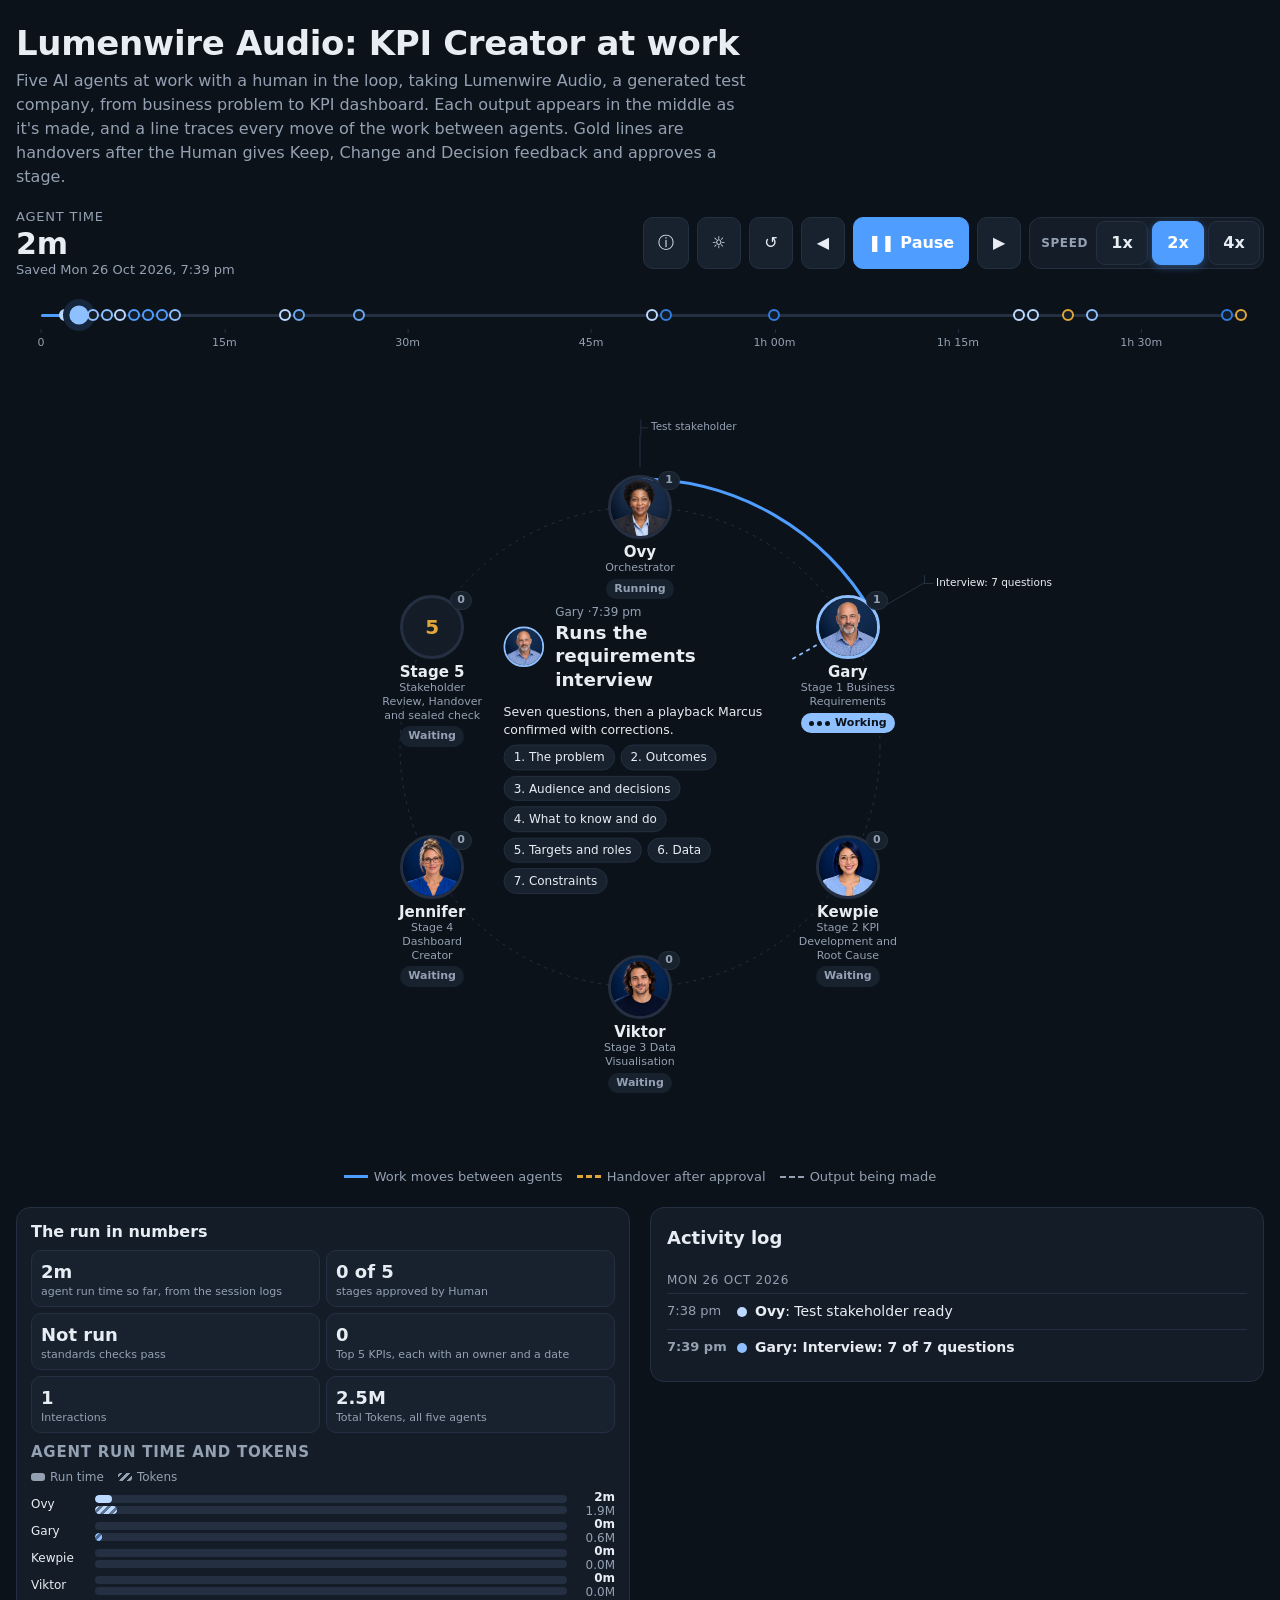
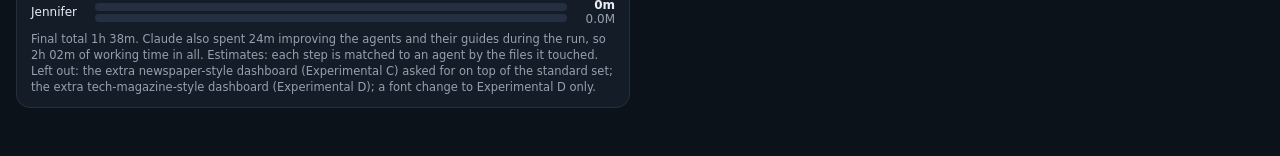
<file: simulations/lumenwire-audio.html>
<!doctype html>
<html lang="en-AU">
<head>
<meta charset="utf-8">
<meta name="viewport" content="width=device-width, initial-scale=1">
<title>Lumenwire Audio Agent Simulation</title>
<meta name="description" content="A replay of the KPI Creator agents building the Lumenwire Audio dashboard, run from the recorded save and commit times.">
<script>try{const t=localStorage.getItem('sim-theme');if(t==='light'||t==='dark')document.documentElement.dataset.theme=t}catch(e){}</script>
<style>
:root{
  --bg:#0c121a;--card:#141c27;--card2:#18222f;--text:#e8edf3;--muted:#94a1b2;--line:#243042;
  --accent:#4f9dff;--accent-soft:#16263d;--good:#3fbf7f;--warn:#e0a63a;--bad:#e5675a;
  --ovy:#bcd9ff;--gary:#8ec0ff;--kewpie:#4f9dff;--viktor:#6aa8f0;--jennifer:#2f7de0;--adam:#e0a63a;
  --shadow:0 8px 30px rgba(0,0,0,.35);
  color-scheme:dark;
}
@media not all{
  :root:not([data-theme="dark"]){
    --bg:#f5f8fc;--card:#ffffff;--card2:#eef3f9;--text:#121a24;--muted:#556273;--line:#dbe3ee;
    --accent:#1f64c8;--accent-soft:#e3edfb;--good:#1f8a55;--warn:#a86f00;--bad:#c0392b;
    --ovy:#93bdf2;--gary:#6aa3ec;--kewpie:#1f64c8;--viktor:#3b82e6;--jennifer:#0f3f80;--adam:#a86f00;
    --shadow:0 8px 24px rgba(18,26,36,.10);color-scheme:light;
  }
}
:root[data-theme="light"]{
  --bg:#f5f8fc;--card:#ffffff;--card2:#eef3f9;--text:#121a24;--muted:#556273;--line:#dbe3ee;
  --accent:#1f64c8;--accent-soft:#e3edfb;--good:#1f8a55;--warn:#a86f00;--bad:#c0392b;
  --ovy:#93bdf2;--gary:#6aa3ec;--kewpie:#1f64c8;--viktor:#3b82e6;--jennifer:#0f3f80;--adam:#a86f00;
  --shadow:0 8px 24px rgba(18,26,36,.10);color-scheme:light;
}
*{box-sizing:border-box}
html,body{margin:0}
body{background:var(--bg);color:var(--text);font:16px/1.5 system-ui,-apple-system,"Segoe UI",Roboto,sans-serif;-webkit-font-smoothing:antialiased}
.wrap{max-width:1460px;margin:0 auto;padding:24px 16px 48px}
h1{font-size:clamp(24px,4vw,34px);line-height:1.15;margin:0 0 6px;letter-spacing:-.01em}
h2{font-size:18px;margin:0 0 10px}
h3{font-size:15px;margin:14px 0 6px;color:var(--muted);font-weight:600;text-transform:uppercase;letter-spacing:.05em}
p{margin:0 0 10px}
.sub{color:var(--muted);margin:0 0 18px;max-width:72ch}
.card{background:var(--card);border:1px solid var(--line);border-radius:14px;padding:16px}
.muted{color:var(--muted)}
.mono{font-family:ui-monospace,SFMono-Regular,Consolas,monospace;font-size:13px}

/* top bar: clock + controls */
.bar{display:grid;grid-template-columns:auto 1fr auto;gap:16px;align-items:center;margin-bottom:14px}
.clock{display:flex;flex-direction:column;min-width:200px}
.clock .day{font-size:13px;color:var(--muted);text-transform:uppercase;letter-spacing:.06em}
.clock .time{font-size:30px;font-weight:700;font-variant-numeric:tabular-nums;line-height:1.1}
.clock .el{font-size:13px;color:var(--muted)}
.ctrls{display:flex;gap:8px;flex-wrap:wrap;justify-content:flex-end}
button{font:inherit;color:inherit;background:var(--card2);border:1px solid var(--line);border-radius:10px;min-height:44px;min-width:44px;padding:0 14px;cursor:pointer}
button:hover{border-color:var(--accent)}
button:focus-visible{outline:2px solid var(--accent);outline-offset:2px}
button.primary{background:var(--accent);border-color:var(--accent);color:#fff;font-weight:600;min-width:104px}
button[aria-pressed="true"]{background:var(--accent-soft);border-color:var(--accent);color:var(--text)}
.speed{display:flex;align-items:center;gap:4px;padding:3px;border:1px solid var(--line);border-radius:12px;background:var(--card)}
.speed .sl{font-size:12px;font-weight:600;color:var(--muted);padding:0 4px 0 8px;text-transform:uppercase;letter-spacing:.05em}
.speed button{min-width:52px;border:1px solid var(--line);border-radius:9px;background:var(--card2);font-weight:600;transition:background .15s,border-color .15s,transform .1s}
.speed button:hover{background:var(--accent-soft);border-color:var(--accent)}
.speed button:active{transform:scale(.95)}
.speed button[aria-pressed="true"]{background:var(--accent);border-color:var(--accent);color:#fff;box-shadow:0 2px 8px color-mix(in srgb,var(--accent) 40%,transparent)}
.stagebar{grid-column:1/-1}

/* scrubber */
.track{position:relative;height:62px;margin:4px 0 8px}
.track .tline,.track .tfill{position:absolute;left:2%;top:21px;height:3px;border-radius:2px}
.track .tline{right:2%;background:var(--line)}
.track .tfill{width:0;background:var(--accent);transition:width .9s ease}
.track .tick{position:absolute;top:0;width:22px;min-width:0;height:44px;min-height:0;transform:translateX(-50%);padding:0;border:0;background:none;display:flex;align-items:center;justify-content:center;z-index:1}
.track .ax{position:absolute;top:42px;transform:translateX(-50%);font-size:11px;color:var(--muted);white-space:nowrap}
.track .ax::before{content:"";position:absolute;left:50%;top:-6px;height:4px;border-left:1px solid var(--line)}
.track .axt{position:absolute;right:0;top:42px;font-size:11px;color:var(--muted)}
.track .tick i{position:relative;width:12px;height:12px;border-radius:50%;background:var(--card);border:2px solid var(--c,var(--muted));transition:transform .2s}
.track .tick.past i{background:var(--c)}
.track .tick.now i{transform:scale(1.6);box-shadow:0 0 0 4px var(--accent-soft)}
body.playing .track .tick.now i{animation:tickpulse 1.4s ease-in-out infinite}
@keyframes tickpulse{0%,100%{box-shadow:0 0 0 0 color-mix(in srgb,var(--accent) 65%,transparent)}50%{box-shadow:0 0 0 7px color-mix(in srgb,var(--accent) 0%,transparent)}}

/* agents row */
.agents{display:grid;grid-template-columns:repeat(6,1fr);gap:10px;margin-bottom:16px}
.agent{background:var(--card);border:1px solid var(--line);border-radius:14px;padding:12px 10px;text-align:center;position:relative;transition:border-color .3s, box-shadow .3s, transform .3s}
.agent img,.agent .av{width:64px;height:64px;border-radius:50%;object-fit:cover;display:block;margin:0 auto 8px;border:3px solid var(--line);transition:border-color .3s;background:var(--card2)}
.agent .av{display:flex;align-items:center;justify-content:center;font-weight:700;font-size:22px;color:var(--adam)}
.agent .nm{font-weight:700}
.agent .rl{font-size:12px;color:var(--muted);line-height:1.3;min-height:31px}
.agent .st{margin-top:8px;font-size:12px;font-weight:600;display:inline-flex;align-items:center;gap:6px;padding:3px 9px;border-radius:999px;background:var(--card2);color:var(--muted)}
.agent .cnt{position:absolute;top:8px;right:8px;font-size:12px;font-weight:700;background:var(--card2);border:1px solid var(--line);border-radius:999px;min-width:24px;padding:0 6px;color:var(--muted)}
.agent.working{border-color:var(--c);box-shadow:0 0 0 1px var(--c),var(--shadow);transform:translateY(-3px)}
.agent.working img,.agent.working .av{border-color:var(--c)}
.agent.working .st{background:var(--c);color:#0c121a}
.agent.done .st{color:var(--good)}
.agent.done img{border-color:var(--good)}
.tree{list-style:none;margin:10px 0 0;padding:0 0 0 8px;text-align:left;font-size:11px;line-height:1.35;color:var(--muted)}
.tree li{position:relative;padding:2px 0 2px 12px;border-left:1px solid var(--line)}
.tree li:last-child{border-left-color:transparent}
.tree li::before{content:"";position:absolute;left:-1px;top:0;height:10px;width:9px;border-left:1px solid var(--line);border-bottom:1px solid var(--line)}
.tree li.new{color:var(--text);animation:rise .4s ease both}
.dots{display:inline-flex;gap:3px}
.dots b{width:5px;height:5px;border-radius:50%;background:currentColor;animation:blink 1s infinite}
.dots b:nth-child(2){animation-delay:.15s}.dots b:nth-child(3){animation-delay:.3s}
@keyframes blink{0%,80%,100%{opacity:.25}40%{opacity:1}}

/* circle stage */
.stagewrap{display:grid;grid-template-columns:230px minmax(0,1fr) 270px;gap:20px;align-items:center}
.stagewrap .log{max-height:560px}
.stagewrap .nums .stats{grid-template-columns:1fr 1fr}
.ringstage{position:relative;width:100%;max-width:800px;aspect-ratio:1;margin:-16px auto 36px}
.ringbox{position:relative;margin:0 auto}
@media (min-width:701px){.scene{width:800px;height:820px;transform-origin:top left}.ringstage{width:800px;max-width:none;margin:-16px 0 36px}}
@media (min-width:701px){
  .nums{padding:12px 14px}
  .nums h2{font-size:16px;margin-bottom:6px}
  .nums .stats{gap:6px;margin:6px 0}
  .nums .stat{padding:7px 9px}
  .nums .stat b{font-size:18px;white-space:nowrap}
  .nums .stat span{font-size:11px;line-height:1.3;display:block}
  .nums h3{margin:8px 0 4px}
  .nums .rt{margin:2px 0;font-size:12px;grid-template-columns:56px 1fr 40px}
  .nums p{font-size:11.5px!important;line-height:1.4;margin:6px 0 0}
}
.ringstage svg.lines{position:absolute;inset:0;width:100%;height:100%;overflow:visible;z-index:1}
.orbit{fill:none;stroke:var(--line);stroke-width:1;vector-effect:non-scaling-stroke;stroke-dasharray:3 5}
.trail{fill:none;stroke:var(--accent);vector-effect:non-scaling-stroke;opacity:.28}
.trail.hand{stroke:var(--adam);opacity:.55;stroke-dasharray:6 4}
.livepath{fill:none;stroke:var(--accent);stroke-width:3;vector-effect:non-scaling-stroke;stroke-linecap:round}
.livepath.hand{stroke:var(--adam)}
.spoke{stroke:var(--c,var(--accent));stroke-width:2;vector-effect:non-scaling-stroke;stroke-dasharray:4 4;animation:flow .8s linear infinite}
@keyframes flow{to{stroke-dashoffset:-8}}
.node{position:absolute;width:104px;transform:translate(-50%,-32px);text-align:center;z-index:3}
.node .ph{width:64px;height:64px;border-radius:50%;border:3px solid var(--line);margin:0 auto;display:flex;align-items:center;justify-content:center;object-fit:cover;background:var(--card);font-weight:800;font-size:20px;color:var(--adam);transition:border-color .3s,box-shadow .3s}
.node .nm{font-weight:700;font-size:15px;margin-top:4px;line-height:1.2}
.node .rl{font-size:11px;color:var(--muted);line-height:1.25}
.node .st{margin-top:4px;font-size:11px;font-weight:600;display:inline-flex;align-items:center;gap:5px;padding:2px 8px;border-radius:999px;background:var(--card2);color:var(--muted)}
.node .cnt{position:absolute;top:-4px;left:calc(50% + 18px);font-size:11px;font-weight:700;background:var(--card2);border:1px solid var(--line);border-radius:999px;min-width:22px;padding:0 5px;color:var(--muted)}
.node.working .ph{border-color:var(--c);animation:pulse 1.6s ease-in-out infinite}
.node.working .st{background:var(--c);color:#0c121a}
.node.done .ph{border-color:var(--good)}
.node.done .st{color:var(--good)}
@keyframes pulse{0%,100%{box-shadow:0 0 0 0 color-mix(in srgb,var(--c) 45%,transparent)}50%{box-shadow:0 0 0 10px color-mix(in srgb,var(--c) 0%,transparent)}}
.center{position:absolute;left:31%;top:32%;width:38%;height:37%;z-index:2;background:none;border:0;padding:0 4px;overflow:hidden;font-size:13.5px;display:flex;align-items:center;justify-content:center}
.center .fit{width:100%;transform-origin:center center;transition:opacity .3s ease}
.center .fit.fade{opacity:0}
.center .body{animation:fadein .5s ease both}
@keyframes fadein{from{opacity:0;transform:scale(.97)}to{opacity:1;transform:none}}
.center h3{font-size:11px;margin:8px 0 4px}
.center .file,.center .more{display:none}
.center .rw{flex-wrap:nowrap!important;gap:10px!important}
.center .rw svg{width:96px;height:96px;flex:0 0 auto}
.center .rw ul{min-width:0!important}
.center .rw li{font-size:11.5px;padding:4px 0}
.center .gate{margin-top:10px;padding:7px 10px}
.center .list li{padding:4px 0;font-size:12px;line-height:1.3}
.center .own li span:last-child{display:none}
.center .stats{grid-template-columns:repeat(auto-fit,minmax(84px,1fr));gap:6px}
.center .stat{padding:6px 8px}
.center p{margin-bottom:6px}
.center .handnote{margin-top:6px;font-size:12.5px}
.center .ttl{font-size:17px}
.center .list li{font-size:13px}
.center .stat b{font-size:18px}
.center .versions{grid-template-columns:1fr}
.center .actions3{grid-template-columns:1fr}
.otree{position:absolute;list-style:none;margin:0;padding:0;font-size:10.5px;line-height:1.3;color:var(--muted);white-space:nowrap;text-align:left;z-index:3}
.otree:empty{display:none}
.otree a{color:inherit;text-decoration:none}
.otree a:hover,.otree a:focus-visible{color:var(--accent);text-decoration:underline}
.otree li{position:relative;padding:1px 0 1px 11px;border-left:1px solid var(--line)}
.otree li:last-child{border-left-color:transparent}
.otree li::before{content:"";position:absolute;left:-1px;top:0;height:8px;width:8px;border-left:1px solid var(--line);border-bottom:1px solid var(--line)}
.otree li.new{color:var(--text);animation:rise .4s ease both}
.otree.right{transform:translate(0,-8px)}
.otree.left{transform:translate(-100%,-8px);text-align:right}
.otree.left li{padding:1px 11px 1px 0;border-left:0;border-right:1px solid var(--line)}
.otree.left li:last-child{border-right-color:transparent}
.otree.left li::before{left:auto;right:-1px;border-left:0;border-right:1px solid var(--line)}
/* Ovy's tree: outputs alternate right and left of one centre stem, so it stays short */
.otree.top{transform:translate(-50%,-100%);display:grid;grid-template-columns:1fr 1fr;grid-auto-flow:row dense;width:max-content}
.otree.top::after{content:"";position:absolute;left:50%;top:0;bottom:-1px;border-left:1px solid var(--line)}
.otree.top li{grid-column:2;border-left:0;padding:1px 0 1px 11px}
.otree.top li::before{left:0;border-left:0}
.otree.top li:nth-child(even){grid-column:1;text-align:right;padding:1px 11px 1px 0}
.otree.top li:nth-child(even)::before{left:auto;right:0}
.conn{stroke:var(--line);stroke-width:1;vector-effect:non-scaling-stroke}
.packet2{position:absolute;z-index:4;transform:translate(-50%,-50%);pointer-events:none;background:var(--adam);color:#0c121a;font-size:12px;font-weight:700;padding:5px 9px;border-radius:8px;box-shadow:var(--shadow);white-space:nowrap}
.below{display:none}
.legend{display:flex;flex-wrap:wrap;gap:14px;justify-content:center;font-size:13px;color:var(--muted);margin-top:0}
.legend span{display:inline-flex;align-items:center;gap:6px}
.lg{display:inline-block;width:24px;height:0;border-top:3px solid var(--accent)}
.lg.hand{border-top:3px dashed var(--adam)}
.lg.spoke{border-top:2px dashed var(--muted)}
@media (max-width:1379px){.stagewrap{grid-template-columns:1fr 1fr;align-items:start}.circlecol{grid-column:1/-1;order:-1}.stagewrap .log{max-height:520px}}
@media (max-width:700px){.stagewrap{grid-template-columns:1fr}.stagewrap .log{max-height:320px}}
@media (max-width:700px){
  .ringstage{margin:8px auto 28px}
  .node{width:72px;transform:translate(-50%,-22px)}
  .node .ph{width:44px;height:44px;border-width:2px;font-size:16px}
  .node .nm{font-size:11px}
  .node .rl{display:none}
  .node .st{font-size:9px;padding:1px 5px;margin-top:2px}
  .node .st .lbl{display:none}
  .node .cnt,.otree,.conn{display:none}
  .center{left:26%;top:34%;width:48%;height:33%;padding:10px;border-radius:16px;display:flex;align-items:center;justify-content:center;text-align:center}
  .center .hd{flex-direction:column;gap:6px;margin:0}
  .center .ttl{font-size:12px;line-height:1.25}
  .center .who{font-size:11px}
  .center .hd img,.center .hd .av5{width:32px;height:32px}
  .below{display:block;margin-bottom:12px}
  .legend{margin:0 0 12px;gap:8px 12px}
  .packet2{font-size:10px;padding:3px 6px}
}

/* main grid */
.ringstage .center{position:absolute;min-height:0;overflow:hidden}
.below .hd{display:none}
.main{display:grid;grid-template-columns:minmax(0,1.6fr) minmax(0,1fr);gap:16px;align-items:start}
.out{min-height:420px;position:relative;overflow:hidden}
.out .hd{display:flex;gap:12px;align-items:center;margin-bottom:12px}
.out .hd img{width:44px;height:44px;border-radius:50%;object-fit:cover;border:2px solid var(--c)}
.out .hd .av5{width:44px;height:44px;border-radius:50%;border:2px solid var(--c);display:flex;align-items:center;justify-content:center;flex:0 0 auto;font-weight:800;color:var(--adam)}
.out .who{font-size:13px;color:var(--muted)}
.out .ttl{font-size:20px;font-weight:700;line-height:1.25}
.file{display:inline-flex;align-items:center;gap:6px;background:var(--card2);border:1px solid var(--line);border-radius:8px;padding:4px 8px;margin:0 6px 6px 0;font-size:13px;max-width:100%;overflow-wrap:anywhere}
.file::before{content:"";width:10px;height:12px;border:1.5px solid var(--muted);border-radius:2px;flex:0 0 auto}
.body{animation:rise .45s ease both}
@keyframes rise{from{opacity:0;transform:translateY(8px)}to{opacity:1;transform:none}}
.quote{border-left:3px solid var(--accent);padding:6px 12px;background:var(--accent-soft);border-radius:0 8px 8px 0;margin:8px 0 12px}
.chips{display:flex;flex-wrap:wrap;gap:6px;margin:6px 0}
.chip{font-size:13px;border:1px solid var(--line);background:var(--card2);border-radius:999px;padding:3px 10px}
.list{margin:6px 0 0;padding:0;list-style:none}
.list li{display:flex;gap:10px;justify-content:space-between;padding:8px 0;border-top:1px solid var(--line);font-size:14px}
.list li:first-child{border-top:0}
.list li span:last-child{color:var(--muted);text-align:right;flex:0 0 auto;max-width:48%}
.list.reveal li{animation:rise .4s ease both}
.stats{display:grid;grid-template-columns:repeat(auto-fit,minmax(110px,1fr));gap:8px;margin:8px 0}
.stat{background:var(--card2);border:1px solid var(--line);border-radius:10px;padding:10px}
.stat b{display:block;font-size:22px;font-variant-numeric:tabular-nums}
.stat span{font-size:12px;color:var(--muted)}
.gate{display:flex;align-items:center;gap:10px;margin-top:14px;padding:10px 12px;border-radius:10px;border:1px solid var(--adam);background:color-mix(in srgb,var(--adam) 12%,transparent);font-weight:600;animation:rise .4s ease .6s both}
.gate .av{width:32px;height:32px;border-radius:50%;background:var(--adam);color:#0c121a;display:flex;align-items:center;justify-content:center;font-weight:800;flex:0 0 auto}
.handnote{margin-top:10px;font-size:14px;color:var(--muted);animation:rise .4s ease 1s both}
.handnote b{color:var(--text)}
svg text{fill:var(--muted);font-size:11px}
svg .tx{fill:var(--text)}
.versions{display:grid;grid-template-columns:repeat(3,1fr);gap:8px;margin:8px 0}
.ver{border:1px solid var(--line);border-radius:10px;padding:10px;background:var(--card2);font-size:13px}
.ver.pick{border-color:var(--accent);box-shadow:0 0 0 1px var(--accent)}
.ver b{display:block;font-size:14px;margin-bottom:2px}
.actions3{display:grid;grid-template-columns:repeat(3,1fr);gap:8px;margin-top:8px}
.act{border:1px solid var(--line);border-radius:10px;padding:10px;background:var(--card2);font-size:13px;animation:rise .4s ease both}
.act b{display:block;font-size:13px;color:var(--accent)}
.meter{height:10px;border-radius:999px;background:var(--card2);border:1px solid var(--line);overflow:hidden;margin:6px 0 4px}
.meter i{display:block;height:100%;width:0;background:var(--good);transition:width 1.2s ease}

/* log */
.log{max-height:560px;overflow:auto}
.log ol{list-style:none;margin:0;padding:0}
.log li{display:grid;grid-template-columns:62px 10px 1fr;gap:8px;align-items:start;padding:7px 0;border-top:1px solid var(--line);font-size:14px;animation:rise .35s ease both}
.log li:first-child{border-top:0}
.log li .t{font-variant-numeric:tabular-nums;color:var(--muted);font-size:13px}
.log li .d{width:10px;height:10px;border-radius:50%;background:var(--c);margin-top:6px}
.log li.now{font-weight:600}
.log li.gateRow .x{color:var(--adam)}
.log .dayhd{display:block;font-size:12px;text-transform:uppercase;letter-spacing:.06em;color:var(--muted);padding:10px 0 4px;border-top:0}

/* final */
.final{position:fixed;inset:0;z-index:100;display:none;align-items:center;justify-content:center;padding:24px;background:rgba(5,8,12,.72)}
.final.show{display:flex;animation:rise .3s ease both}
.final .finalgrid{width:min(1100px,100%,calc((100vh - 170px)*1.6))}
.final.method .finalgrid{width:min(760px,100%)}
.final .card{position:relative;max-height:calc(100vh - 48px);overflow:auto}
.mclose{position:absolute;top:10px;right:10px}
.viewdash{margin-top:12px}
.frame{position:relative;width:100%;aspect-ratio:16/10;border:1px solid var(--line);border-radius:12px;overflow:hidden;background:var(--bg)}
.frame iframe{position:absolute;top:0;left:0;width:1280px;height:800px;border:0;transform-origin:0 0}
.finalgrid{display:grid;grid-template-columns:minmax(0,1.6fr) minmax(0,1fr);gap:16px;align-items:start}
a{color:var(--accent)}
a.btn{display:inline-flex;align-items:center;min-height:44px;padding:0 16px;border-radius:10px;background:var(--accent);color:#fff;text-decoration:none;font-weight:600;margin-top:8px}

/* handover packet */
.packet{position:fixed;left:0;top:0;z-index:50;pointer-events:none;background:var(--accent);color:#fff;font-size:12px;font-weight:700;padding:6px 10px;border-radius:8px;box-shadow:var(--shadow);white-space:nowrap}

.side{display:grid;gap:16px;align-content:start;min-width:0}
.side .log{max-height:340px}
.finalgrid{grid-template-columns:1fr!important}
.nums .stats{grid-template-columns:repeat(auto-fit,minmax(120px,1fr))}
.rt i::after{transition:width .8s ease}
body.ended .dots b,body.ended .node .ph,body.ended .spoke{animation:none!important}
.rt{display:grid;grid-template-columns:64px 1fr 44px;gap:8px;align-items:center;font-size:13px;margin:4px 0}
.rt .bars,.rt .vals{display:grid;gap:3px}
.rt i{display:block;height:8px;border-radius:4px;background:var(--line);position:relative;overflow:hidden}
.rt i::after{content:"";position:absolute;inset:0;width:var(--w);background:var(--c);border-radius:4px}
.rt i.tk::after{background:repeating-linear-gradient(135deg,var(--c) 0 3px,color-mix(in srgb,var(--c) 40%,transparent) 3px 6px)}
.rt b{text-align:right;font-variant-numeric:tabular-nums;line-height:11px}
.rt .tkv{font-weight:400;color:var(--muted)}
.rtkey{display:flex;gap:14px;font-size:12px;color:var(--muted);margin:0 0 6px}
.rtkey i{display:inline-block;width:14px;height:8px;border-radius:3px;background:var(--muted);margin-right:5px;vertical-align:middle}
.rtkey i.tk{background:repeating-linear-gradient(135deg,var(--muted) 0 3px,transparent 3px 6px)}
body.notk .tk,body.notk .tkv,body.notk .rtkey,body.notk #tkcard{display:none}
.method{font-size:14px;color:var(--muted)}
.method summary{cursor:pointer;min-height:44px;display:flex;align-items:center;color:var(--text);font-weight:600}
.method table{width:100%;border-collapse:collapse;font-size:13px}
.method td,.method th{border-top:1px solid var(--line);padding:6px 4px;text-align:left;vertical-align:top}
.method th{color:var(--text)}

@media (max-width:900px){
  .main,.finalgrid{grid-template-columns:1fr}
  .log{max-height:320px}
  .agents{grid-template-columns:repeat(3,1fr)}
}
@media (max-width:600px){
  .bar{grid-template-columns:1fr}
  .ctrls{justify-content:flex-start}
  .agents{grid-template-columns:repeat(6,1fr);gap:4px}
  .agent{padding:8px 2px;border-radius:10px}
  .agent img,.agent .av{width:40px;height:40px;margin-bottom:4px;border-width:2px}
  .agent .av{font-size:15px}
  .agent .nm{font-size:12px}
  .agent .rl,.agent .cnt,.agent .tree{display:none}
  .agent .st{font-size:10px;padding:2px 5px;margin-top:4px}
  .agent .st .lbl{display:none}
  .versions,.actions3{grid-template-columns:1fr}
  .method table{display:block}
  .method tr{display:block;border-top:1px solid var(--line);padding:6px 0}
  .method th{display:none}
  .method td{display:block;border:0;padding:1px 0}
}
@media (prefers-reduced-motion:reduce){
  *,*::before,*::after{animation:none!important;transition:none!important}
}
</style>
</head>
<body>
<div class="wrap">
  <h1>Lumenwire Audio: KPI Creator at work</h1>
  <p class="sub">Five AI agents at work with a human in the loop, taking Lumenwire Audio, a generated test company, from business problem to KPI dashboard. Each output appears in the middle as it's made, and a line traces every move of the work between agents. Gold lines are handovers after the Human gives Keep, Change and Decision feedback and approves a stage.</p>

  <div class="bar">
    <div class="clock" aria-live="off">
      <span class="day">Agent time</span>
      <span class="time" id="time">0m</span>
      <span class="el" id="el">Saved Tue 20 Oct 2026, 3:45 pm</span>
    </div>
    <div></div>
    <div class="ctrls">
      <button data-open="method" aria-label="Where the times come from" title="Where the times come from">&#9432;</button>
      <button id="theme" aria-label="Switch to light mode" title="Switch to light mode">&#9788;</button>
      <button id="restart" aria-label="Restart">&#8634;</button>
      <button id="prev" aria-label="Back one step" title="Back one step">&#9664;</button>
      <button id="play" class="primary">&#9654; Play</button>
      <button id="next" aria-label="Forward one step" title="Forward one step">&#9654;</button>
      <div class="speed" role="group" aria-label="Playback speed"><span class="sl" aria-hidden="true">Speed</span>
        <button data-s="1" aria-pressed="false">1x</button>
        <button data-s="2" aria-pressed="true">2x</button>
        <button data-s="4" aria-pressed="false">4x</button>
      </div>
    </div>
  </div>

  <div class="track" id="track" aria-label="Timeline steps"></div>

  <div class="stagewrap">
    <section class="card nums" aria-label="The run in numbers">
      <h2>The run in numbers</h2>
      <div class="stats">
        <div class="stat"><b id="n-rt">0m</b><span>agent run time so far, from the session logs</span></div>
        <div class="stat"><b id="n-st">0 of 5</b><span>stages approved by Human</span></div>
        <div class="stat"><b id="n-ck">Not run</b><span>standards checks pass</span></div>
        <div class="stat"><b id="n-kp">0</b><span>Top 5 KPIs, each with an owner and a date</span></div>
        <div class="stat"><b id="n-ix">0</b><span>Interactions</span></div>
        <div class="stat" id="tkcard"><b id="n-tk">0.0M</b><span>Total Tokens, all five agents</span></div>
      </div>
      <h3 id="rthead">Agent run time and tokens</h3>
      <div class="rtkey" aria-hidden="true"><span><i></i>Run time</span><span><i class="tk"></i>Tokens</span></div>
      <div id="rtbars"></div>
      <p class="muted" style="font-size:13px;margin-top:6px">Final total 1h 38m. Claude also spent 24m improving the agents and their guides during the run, so 2h 02m of working time in all. Estimates: each step is matched to an agent by the files it touched. Left out: the extra newspaper-style dashboard (Experimental C) asked for on top of the standard set; the extra tech-magazine-style dashboard (Experimental D); a font change to Experimental D only.</p>
      <p class="muted" id="n-next" style="font-size:14px;display:none"></p>
    </section>
    <div class="circlecol">
      <div class="ringbox" id="ringbox"><div class="scene" id="scene">
      <div class="ringstage" id="ring">
        <svg class="lines" viewBox="0 0 100 100" aria-hidden="true">
          <circle cx="50" cy="50" r="30" class="orbit"/>
          <g id="conns"></g><g id="trails"></g><g id="live"></g>
        </svg>
        <section class="center out" id="out" aria-live="polite"></section>
      </div>
      </div></div>
      <section class="card below" id="below" aria-live="polite"></section>
      <div class="legend" id="legend"><span><i class="lg mv"></i>Work moves between agents</span><span><i class="lg hand"></i>Handover after approval</span><span><i class="lg spoke"></i>Output being made</span></div>
    </div>
    <section class="card log">
      <h2>Activity log</h2>
      <ol id="log"></ol>
    </section>
  </div>

  <section class="final" id="final" role="dialog" aria-modal="true" aria-label="Final dashboard">
    <div class="finalgrid">
      <div class="card">
        <button class="mclose" data-close aria-label="Close">&#10005;</button>
        <h2>The final product: the dashboard</h2>
        <div class="frame" id="frame">
          <iframe title="Lumenwire Audio final dashboard" loading="lazy" tabindex="-1"
            src="https://adamaziz1979.github.io/kpi-creator/lumenwire-audio/stage-4/18-dashboard.html"></iframe>
        </div>
        <a class="btn" href="https://adamaziz1979.github.io/kpi-creator/lumenwire-audio/stage-4/18-dashboard.html" target="_blank" rel="noopener">Open the dashboard</a>
      </div>
    </div>
  </section>

  <section class="final method" id="method" role="dialog" aria-modal="true" aria-label="Where the times come from">
    <div class="finalgrid"><div class="card">
    <button class="mclose" data-close aria-label="Close">&#10005;</button>
    <h2>Where the times come from</h2>
    <p>Times are the recorded save time of each output file in the Lumenwire Audio folder, the approval snapshots in <span class="mono">History/</span>, and the git commit times. A file that was saved again later shows its last save, so a few first drafts started earlier than shown.</p>
    <table>
      <thead><tr><th>Source</th><th>Used for</th></tr></thead>
      <tbody>
        <tr><td>File save times</td><td>Each output&#x27;s save time in the project folder (or its first git commit, where that is earlier)</td></tr>
        <tr><td>History snapshots</td><td>Stage approvals: the moment the approved version was saved</td></tr>
        <tr><td>Session logs</td><td>Agent run time: only the time Claude was working inside a reply, with any single wait over 5 minutes cut to 5. Reading and review time between replies is left out. Each step goes to the agent whose files it touched; agent instructions, guides and personas count as improving the agents</td></tr>
        <tr><td>Timeline</td><td>Steps are spaced by agent run time, not clock time, so long breaks and review time take no space. Each step also shows when its output was saved</td></tr>
        <tr><td>Interactions</td><td>Each message Human typed to the agents in the sessions for this project, counted up to each step. Commands like /wrap and system notes are left out</td></tr>
        <tr><td>Tokens</td><td>Every model call in the run&#x27;s session log, up to each step: new input, cached re-reads and output. The main chat counts as Ovy and each subagent as its agent. The test stakeholder and helpers are left out</td></tr>
      </tbody>
    </table>
    </div></div>
  </section>
</div>

<script>
(function(){
const AGENTS=[
  {id:'ovy',name:'Ovy',role:'Orchestrator',img:'[data-uri]'},
  {id:'gary',name:'Gary',role:'Stage 1 Business Requirements',img:'[data-uri]',stage:1},
  {id:'kewpie',name:'Kewpie',role:'Stage 2 KPI Development and Root Cause',img:'[data-uri]',stage:2},
  {id:'viktor',name:'Viktor',role:'Stage 3 Data Visualisation',img:'[data-uri]',stage:3},
  {id:'jennifer',name:'Jennifer',role:'Stage 4 Dashboard Creator',img:'[data-uri]',stage:4},
  {id:'adam',name:'Stage 5',role:'Stakeholder Review, Handover and sealed check',img:null,stage:5}
];
const A=Object.fromEntries(AGENTS.map(a=>[a.id,a]));
const cssv=n=>getComputedStyle(document.documentElement).getPropertyValue('--'+n).trim();

/* ---------- the project's steps (filled in by build_simulation.py) ---------- */
const DATA={"events": [{"t": "2026-10-26T19:38:00+11:00", "a": "ovy", "title": "Sets up Marcus, the test stakeholder", "log": "Test stakeholder ready", "o": "Test stakeholder", "f": "https://adamaziz1979.github.io/kpi-creator/lumenwire-audio/", "gate": null, "hand": null, "final": false, "body": "<span class=\"file\">marcus-lumenwire<\/span><p>Ovy brings in Marcus, co-founder and CEO of Lumenwire Audio, so Gary has someone to interview in test mode.<\/p><div class=\"quote\">\"Honestly, I don't think the business is as weak as the top line says.\"<\/div>"}, {"t": "2026-10-26T19:39:00+11:00", "a": "gary", "title": "Runs the requirements interview", "log": "Interview: 7 of 7 questions", "o": "Interview: 7 questions", "f": "https://adamaziz1979.github.io/kpi-creator/lumenwire-audio/stage-1/04-stage-1-review.html", "gate": null, "hand": null, "final": false, "body": "<span class=\"file\">01 Meeting Script.md<\/span><p>Seven questions, then a playback Marcus confirmed with corrections.<\/p><div class=\"chips\"><span class=\"chip\" style=\"animation:rise .3s ease 0.00s both\">1. The problem<\/span><span class=\"chip\" style=\"animation:rise .3s ease 0.15s both\">2. Outcomes<\/span><span class=\"chip\" style=\"animation:rise .3s ease 0.30s both\">3. Audience and decisions<\/span><span class=\"chip\" style=\"animation:rise .3s ease 0.45s both\">4. What to know and do<\/span><span class=\"chip\" style=\"animation:rise .3s ease 0.60s both\">5. Targets and roles<\/span><span class=\"chip\" style=\"animation:rise .3s ease 0.75s both\">6. Data<\/span><span class=\"chip\" style=\"animation:rise .3s ease 0.90s both\">7. Constraints<\/span><\/div><div class=\"stats more\"><div class=\"stat\"><b>A$118.4m<\/b><span>FY25 revenue<\/span><\/div><div class=\"stat\"><b>A$80.6m<\/b><span>FY26 revenue<\/span><\/div><\/div>"}, {"t": "2026-10-26T19:46:00+11:00", "a": "gary", "title": "Writes the Business Requirements and Top 5 KPIs", "log": "Business Requirements v1.0, Top 5 KPIs", "o": "Business Requirements", "f": "https://adamaziz1979.github.io/kpi-creator/lumenwire-audio/", "gate": null, "hand": null, "final": false, "body": "<span class=\"file\">01 Business Requirements.md<\/span><p>The real question: is the business still growing underneath the fall?<\/p><ul class=\"list reveal\"><li><span>Total revenue against the path<\/span><span>A$115m<\/span><\/li><li><span>New devices activated<\/span><span>+5%<\/span><\/li><li><span>Software growth, no big licences<\/span><span>0% or more<\/span><\/li><li><span>Design wins that ship<\/span><span>35%<\/span><\/li><li><span>Forecast accuracy<\/span><span>within 10%<\/span><\/li><\/ul>"}, {"t": "2026-10-26T19:48:00+11:00", "a": "gary", "title": "Adds the project plan and meeting script", "log": "Project Plan and Meeting Script saved", "o": "Plan and script", "f": "https://adamaziz1979.github.io/kpi-creator/lumenwire-audio/stage-1/04-stage-1-review.html", "gate": null, "hand": null, "final": false, "body": "<span class=\"file\">01 Project Plan.md, 01 Meeting Script.md<\/span><p>Every question and answer kept word for word, with the action items and owners.<\/p><div class=\"chips\"><span class=\"chip\" style=\"animation:rise .3s ease 0.00s both\">Confirmed: revenue, software, design wins<\/span><span class=\"chip\" style=\"animation:rise .3s ease 0.15s both\">Telemetry KPI: Head of Platform Engineering first<\/span><span class=\"chip\" style=\"animation:rise .3s ease 0.30s both\">Forecast KPI: CFO first<\/span><\/div>"}, {"t": "2026-10-26T19:55:00+11:00", "a": "ovy", "title": "Saves the approved Stage 1", "log": "Stage 1 approved, snapshot saved", "o": "Stage 1 snapshot", "f": "https://adamaziz1979.github.io/kpi-creator/lumenwire-audio/", "gate": 1, "hand": ["gary", "kewpie", "Business Requirements + spec"], "final": false, "body": "<span class=\"file\">History/2026.10.26 1955 - Stage 1 approved/<\/span><p>The approved requirements, plan and script are frozen before Kewpie starts.<\/p>"}, {"t": "2026-10-26T20:03:00+11:00", "a": "kewpie", "title": "Loads and cleans the data", "log": "Sample data loaded and checked", "o": "Sample data", "f": "https://adamaziz1979.github.io/kpi-creator/lumenwire-audio/stage-2/10-stage-2-review.html", "gate": null, "hand": null, "final": false, "body": "<span class=\"file\">03 - Working Files/data/<\/span><p>Kewpie tests every draft measure on the sample data first.<\/p><div class=\"stats\"><div class=\"stat\"><b>0<\/b><span>unmapped ledger rows<\/span><\/div><div class=\"stat\"><b data-n=\"5040\">0<\/b><span>repeat device rows dropped<\/span><\/div><div class=\"stat\"><b data-n=\"22024\">0<\/b><span>OEM rows recovered<\/span><\/div><\/div><p class=\"more\">2,932 of 8,990 CRM rows (33%) have no stage dates.<\/p>"}, {"t": "2026-10-26T20:10:00+11:00", "a": "kewpie", "title": "Runs every calculation on the data", "log": "Calculations run, FY25 to FY26 bridge", "o": "Calculations", "f": "https://adamaziz1979.github.io/kpi-creator/lumenwire-audio/stage-2/10-stage-2-review.html", "gate": null, "hand": null, "final": false, "body": "<span class=\"file\">02_calculations.py<\/span><p>The A$37.8m fall, explained in full. OEMs bought 47% fewer units.<\/p><ul class=\"list reveal\"><li><span>Hardware volume<\/span><span>-A$49.8m<\/span><\/li><li><span>Hardware price and mix<\/span><span>+A$0.4m<\/span><\/li><li><span>Smaller rebates<\/span><span>+A$4.5m<\/span><\/li><li><span>One large licence<\/span><span>+A$7.4m<\/span><\/li><li><span>Other software<\/span><span>-A$0.3m<\/span><\/li><\/ul>"}, {"t": "2026-10-26T20:15:00+11:00", "a": "kewpie", "title": "Writes the Calculation Pack and challenge notes", "log": "Calculation Pack and 15 challenge notes", "o": "Calculation Pack", "f": "https://adamaziz1979.github.io/kpi-creator/lumenwire-audio/", "gate": null, "hand": null, "final": false, "body": "<span class=\"file\">02 KPI Calculation Pack.md<\/span><p>Each KPI gets a baseline, pace needed and counter-metric.<\/p><div class=\"stats\"><div class=\"stat\"><b>A$80.5m<\/b><span>revenue, last 12 months<\/span><\/div><div class=\"stat\"><b>31.5%<\/b><span>design wins that ship<\/span><\/div><div class=\"stat\"><b>-15.6%<\/b><span>software, without the licence<\/span><\/div><\/div><div class=\"stats more\"><div class=\"stat\"><b data-n=\"15\">0<\/b><span>challenge notes<\/span><\/div><\/div>"}, {"t": "2026-10-26T20:19:00+11:00", "a": "gary", "title": "Answers Kewpie's challenge notes", "log": "Gary responds, Requirements v1.1", "o": "Challenge response", "f": "https://adamaziz1979.github.io/kpi-creator/lumenwire-audio/stage-2/10-stage-2-review.html", "gate": null, "hand": null, "final": false, "body": "<span class=\"file\">02 Gary Response to Challenge Notes.md<\/span><p>Gary resets the targets the data could not support.<\/p><ul class=\"list reveal\"><li><span>Software growth target<\/span><span>+20% to 0%, no big licences<\/span><\/li><li><span>Design wins that ship<\/span><span>80% belief to 35%<\/span><\/li><li><span>Gross margin<\/span><span>77% to 76%, the board's<\/span><\/li><\/ul>"}, {"t": "2026-10-26T23:00:00+11:00", "a": "ovy", "title": "Saves the approved Stage 2", "log": "Stage 2 approved, snapshot saved", "o": "Stage 2 snapshot", "f": "https://adamaziz1979.github.io/kpi-creator/lumenwire-audio/", "gate": 2, "hand": ["kewpie", "viktor", "Calculation Pack + results"], "final": false, "body": "<span class=\"file\">History/2026.10.26 2300 - Stage 2 approved/<\/span><p>Requirements v1.1, the Calculation Pack and the challenge notes are frozen.<\/p>"}, {"t": "2026-10-26T23:05:00+11:00", "a": "viktor", "title": "Writes the story before any chart", "log": "Story and chart choices", "o": "Story and charts", "f": "https://adamaziz1979.github.io/kpi-creator/lumenwire-audio/stage-3/17-stage-3-review.html", "gate": null, "hand": null, "final": false, "body": "<span class=\"file\">03 Story and Chart Choices.md<\/span><div class=\"quote\">\"The business isn't yet growing underneath the fall.\"<\/div><p>Revenue is 5.1% below the path to A$115m. OEMs cut buying by 47% after two years of buying ahead.<\/p>"}, {"t": "2026-10-27T05:58:00+11:00", "a": "viktor", "title": "Builds the Standard and two Experimental versions", "log": "Standard, Experimental A and B built", "o": "3 dashboard versions", "f": "https://adamaziz1979.github.io/kpi-creator/lumenwire-audio/stage-3/11-standard-dashboard.html", "gate": null, "hand": null, "final": false, "body": "<span class=\"file\">viktor_build_dashboard.py<\/span><p>One build script writes every version from the same numbers.<\/p><div class=\"versions\"><div class=\"ver\"><b>Standard<\/b>Six pages<\/div><div class=\"ver\"><b>Experimental A<\/b>Dot swarm<\/div><div class=\"ver\"><b>Experimental B<\/b>Broadsheet<\/div><\/div>"}, {"t": "2026-10-27T07:59:00+11:00", "a": "ovy", "title": "Saves Stage 3 and the chosen version", "log": "Stage 3 approved, Experimental A chosen", "o": "Stage 3 snapshot", "f": "https://adamaziz1979.github.io/kpi-creator/lumenwire-audio/", "gate": 3, "hand": ["viktor", "jennifer", "Experimental A"], "final": false, "body": "<span class=\"file\">History/2026.10.27 0759 - Stage 3 approved/<\/span><div class=\"versions\"><div class=\"ver\"><b>Standard<\/b>Six pages<\/div><div class=\"ver pick\"><b>Chosen<\/b>Experimental A<\/div><div class=\"ver\"><b>Experimental B<\/b>Kept as built<\/div><\/div>"}, {"t": "2026-10-27T08:08:00+11:00", "a": "jennifer", "title": "Runs the UX and Web Build standards", "log": "Standards: 9 of 10 pass", "o": "Standards check", "f": "https://adamaziz1979.github.io/kpi-creator/lumenwire-audio/stage-4/20-stage-4-review.html", "gate": null, "hand": null, "final": false, "body": "<span class=\"file\">04 Standards and Validation.md<\/span><p>All 6 pages, both colour modes, phone to desktop.<\/p><div class=\"stats\"><div class=\"stat\"><b>0<\/b><span>pages scroll sideways<\/span><\/div><div class=\"stat\"><b>0<\/b><span>controls under 44px (was 9)<\/span><\/div><div class=\"stat\"><b>0<\/b><span>console errors<\/span><\/div><\/div><p class=\"more\">One known exception: side summaries over 30 words, rated good by the Human.<\/p>"}, {"t": "2026-10-27T08:15:00+11:00", "a": "jennifer", "title": "Finishes the Stage 4 dashboard", "log": "04 Dashboard ready, 5 of 5 validation", "o": "04 Dashboard", "f": "https://adamaziz1979.github.io/kpi-creator/lumenwire-audio/stage-4/18-dashboard.html", "gate": null, "hand": null, "final": false, "body": "<span class=\"file\">04 Dashboard.html<\/span><p>Six clear-cut fixes and four Human decisions applied. Story, KPIs and numbers unchanged.<\/p><div class=\"chips\"><span class=\"chip\" style=\"animation:rise .3s ease 0.00s both\">Owners on every tile<\/span><span class=\"chip\" style=\"animation:rise .3s ease 0.15s both\">44px tap targets<\/span><span class=\"chip\" style=\"animation:rise .3s ease 0.30s both\">Light or dark from the device<\/span><span class=\"chip\" style=\"animation:rise .3s ease 0.45s both\">Bottom page bar on phones<\/span><\/div><div class=\"meter more\"><i data-w=\"100\"><\/i><\/div>"}, {"t": "2026-10-27T09:21:00+11:00", "a": "ovy", "title": "Saves Stage 4 and hands over", "log": "Stage 4 approved, snapshot saved", "o": "Stage 4 snapshot", "f": "https://adamaziz1979.github.io/kpi-creator/lumenwire-audio/", "gate": 4, "hand": ["jennifer", "adam", "04 Dashboard"], "final": false, "body": "<span class=\"file\">History/2026.10.27 0921 - Stage 4 approved/<\/span><p>The finished first draft goes to the stakeholder review.<\/p>"}, {"t": "2026-10-27T09:23:00+11:00", "a": "ovy", "title": "Checks the dashboard against Marcus's words", "log": "Coverage: 22 of 37 addressed", "o": "Coverage check", "f": "https://adamaziz1979.github.io/kpi-creator/lumenwire-audio/", "gate": null, "hand": ["ovy", "adam", "Coverage check + next steps"], "final": false, "body": "<span class=\"file\">04 Stakeholder Brief Coverage Check.md<\/span><p>Every point Marcus made, checked against the finished dashboard.<\/p><div class=\"stats\"><div class=\"stat\"><b data-n=\"22\">0<\/b><span>addressed<\/span><\/div><div class=\"stat\"><b data-n=\"12\">0<\/b><span>partly<\/span><\/div><div class=\"stat\"><b data-n=\"3\">0<\/b><span>not addressed<\/span><\/div><\/div><p class=\"more\">Biggest gap: one forecast number for Finance and Sales. Owner: CFO.<\/p>"}, {"t": "2026-10-27T09:35:00+11:00", "a": "adam", "title": "Walks Marcus through the dashboard", "log": "Walk-through with Marcus", "o": "Walk-through", "f": "https://adamaziz1979.github.io/kpi-creator/lumenwire-audio/stage-5/23-stage-5-review.html", "gate": null, "hand": null, "final": false, "body": "<span class=\"file\">05 Walk-through Pack.md<\/span><p>Headline and Top 3 actions, the Top 5 tiles, the Why pages, then the next steps.<\/p><ul class=\"list reveal\"><li><span>Kept<\/span><span>the A$48.0m buying-ahead bridge<\/span><\/li><li><span>Pushed on<\/span><span>targets that look agreed<\/span><\/li><li><span>Asked<\/span><span>who owns the forecast number<\/span><\/li><\/ul>"}, {"t": "2026-10-27T09:40:00+11:00", "a": "gary", "title": "Marks every target but A$115m as Proposed", "log": "Business Requirements v1.3", "o": "Requirements v1.3", "f": "https://adamaziz1979.github.io/kpi-creator/lumenwire-audio/", "gate": null, "hand": null, "final": false, "body": "<span class=\"file\">01 Business Requirements.md<\/span><p>Marcus asked that targets other than A$115m shouldn't look agreed. Values unchanged.<\/p><div class=\"chips\"><span class=\"chip\" style=\"animation:rise .3s ease 0.00s both\">Who confirms each target<\/span><span class=\"chip\" style=\"animation:rise .3s ease 0.15s both\">CFO, VP Sales, then the board<\/span><span class=\"chip\" style=\"animation:rise .3s ease 0.30s both\">By 6-Nov-26<\/span><\/div>"}, {"t": "2026-10-27T10:18:00+11:00", "a": "jennifer", "title": "Applies the Stage 5 fixes to the dashboard", "log": "04 Dashboard updated to v1.3", "o": "Stage 5 fixes", "f": "https://adamaziz1979.github.io/kpi-creator/lumenwire-audio/stage-4/18-dashboard.html", "gate": null, "hand": null, "final": false, "body": "<span class=\"file\">04 Dashboard.html<\/span><p>\"Proposed\" marked quietly on every target except A$115m by 30-Jun-28. Checks re-run.<\/p><div class=\"stats\"><div class=\"stat\"><b>5 of 5<\/b><span>validation checklist<\/span><\/div><div class=\"stat\"><b>0<\/b><span>console errors<\/span><\/div><\/div>"}, {"t": "2026-10-27T10:20:00+11:00", "a": "adam", "title": "Marcus signs off with conditions", "log": "Signed off with conditions, go-live approved", "o": "Sign-off and handover", "f": "https://adamaziz1979.github.io/kpi-creator/lumenwire-audio/", "gate": 5, "hand": null, "final": true, "body": "<span class=\"file\">05 Sign-off and Handover.md<\/span><p>Five conditions in Marcus's words, tracked to an owner.<\/p><div class=\"stats\"><div class=\"stat\"><b>2<\/b><span>met<\/span><\/div><div class=\"stat\"><b>1<\/b><span>partly met<\/span><\/div><div class=\"stat\"><b>2<\/b><span>open<\/span><\/div><\/div><p class=\"more\">Open: the FY27 plan's one-off licence (CFO); firmware 4.5.0 and OEM stock coverage (Head of Platform Engineering and VP Sales).<\/p>"}], "agt": [2, 2, 2, 2, 2, 2, 2, 2, 7, 20, 20, 26, 50, 50, 60, 80, 80, 84, 86, 97, 98], "rtm": [[2, 0, 0, 0, 0], [2, 0, 0, 0, 0], [2, 0, 0, 0, 0], [2, 0, 0, 0, 0], [2, 0, 0, 0, 0], [2, 0, 0, 0, 0], [2, 0, 0, 0, 0], [2, 0, 0, 0, 0], [2, 0, 5, 0, 0], [2, 2, 16, 0, 0], [2, 2, 16, 0, 0], [2, 2, 16, 6, 0], [2, 3, 16, 17, 12], [2, 3, 16, 17, 12], [2, 3, 16, 17, 22], [3, 3, 16, 17, 41], [3, 3, 16, 17, 41], [7, 3, 16, 17, 41], [8, 3, 16, 17, 42], [8, 3, 16, 17, 53], [8, 3, 16, 17, 54]], "ixm": [1, 1, 1, 1, 2, 2, 2, 2, 2, 3, 3, 4, 10, 10, 11, 14, 14, 15, 16, 16, 17], "checks": {"step": 13, "value": 9, "total": 10}, "kpis": {"step": 2, "value": 5}, "handover": {"file": "https://adamaziz1979.github.io/kpi-creator/lumenwire-audio/stage-4/18-dashboard.html", "label": "04 Dashboard to review"}, "stakeholder": "Marcus (CEO)", "rtk": [[1174601, 192220, 0, 0, 0], [1934480, 579225, 0, 0, 0], [3076647, 1780087, 0, 0, 0], [3561308, 2781683, 0, 0, 0], [4069758, 2781683, 0, 0, 0], [4328705, 2781683, 1544830, 0, 0], [4328705, 2781683, 3727302, 0, 0], [4328705, 2781683, 4166902, 0, 0], [4730221, 3339819, 6816278, 0, 0], [8441888, 4293725, 11174123, 672340, 0], [8441888, 4293725, 11174123, 2735109, 0], [9254923, 4293725, 11174123, 11967023, 0], [20192809, 4963362, 12177893, 27799807, 0], [20428848, 4963362, 12177893, 27799807, 4176699], [22897095, 4963362, 12177893, 28858483, 6005155], [31110771, 4963362, 12177893, 28858483, 14762116], [31110771, 4963362, 12177893, 28858483, 14762116], [34382032, 4963362, 12177893, 28858483, 14762116], [37547960, 5487411, 12177893, 30183934, 14762116], [38858242, 5487411, 12177893, 34743129, 20150095], [41529648, 5487411, 12177893, 34743129, 20150095]]};
const E=DATA.events.map(x=>Object.assign({},x,{body:()=>x.body}));
E.forEach(e=>{e.d=new Date(e.t);});
const OUTF=E.map(e=>e.f);
/* Stage 5: the stakeholder named in simulation.json; runs that replay Stage 5 have steps on the 'adam' seat and a gate 5 */
const WHO=DATA.stakeholder||'the stakeholder',HAS5=E.some(x=>x.gate===5);
const gateText=(g,long)=>g===5?'Human gives the go-live approval':g===4&&!HAS5?'Human gives the final approval'
  :g===4?(long?'Human: Keep, Change, Decision. Stage 4 approved and the dashboard goes to the stakeholder review':'Human: Keep, Change, Decision. Stage 4 approved')
  :(long?`Human: Keep, Change, Decision. Stage ${g} approved and the work moves on`:`Human: Keep, Change, Decision. Stage ${g} approved`);
document.getElementById('n-next').textContent=HAS5?'':`Next: Stage 5, Stakeholder Review and Handover. The walk-through with ${WHO}, sign-off and the Human's go-live approval. In test mode, Ovy then runs the sealed check and scores the run. Not in this replay.`;
const olink=(f,t)=>f?`<a href="${f}" target="_blank" rel="noopener" title="Open in a new window">${t}</a>`:t;
const T0=E[0].d;

/* ---------- build static UI ---------- */
const $=id=>document.getElementById(id);
/* circle geometry: Ovy at the top, the stages clockwise */
const R=30,ANG={},SIDE={ovy:'top',gary:'right',kewpie:'right',viktor:'bottom',jennifer:'left',adam:'left'};
AGENTS.forEach((a,k)=>{ANG[a.id]=-90+k*60;});
const pt=(id,r=R)=>{const t=ANG[id]*Math.PI/180;return [50+r*Math.cos(t),50+r*Math.sin(t)];};
$('ring').insertAdjacentHTML('beforeend',AGENTS.map(a=>{const [x,y]=pt(a.id);return `<div class="node" id="ag-${a.id}" style="left:${x}%;top:${y}%;--c:var(--${a.id})">
  <span class="cnt" title="Outputs so far">0</span>
  ${a.img?`<img class="ph" src="${a.img}" alt="">`:`<div class="ph" aria-hidden="true">5</div>`}
  <div class="nm">${a.name}</div><div class="rl">${a.role}</div>
  <div class="st"><span class="lbl">Waiting</span></div></div>`;}).join(''));
/* output trees sit further out, in the direction of each agent from the centre */
const TR={top:39,bottom:45.5,left:41,right:41};
AGENTS.forEach(a=>{const sd=SIDE[a.id],[x,y]=pt(a.id,TR[sd]),[x0,y0]=pt(a.id,sd==='bottom'?42.5:R+5);
  $('ring').insertAdjacentHTML('beforeend',`<ul class="otree ${sd}" id="tr-${a.id}" style="left:${x}%;top:${y}%" aria-label="${a.name}'s outputs"></ul>`);
  $('conns').insertAdjacentHTML('beforeend',`<line class="conn" id="cn-${a.id}" x1="${x0}" y1="${y0}" x2="${x}" y2="${y}" style="display:none"/>`);});
/* arc around the circle: clockwise moves ride just outside the orbit, anticlockwise just inside */
function arc(from,to){
  let d=((ANG[to]-ANG[from])%360+360)%360; const cw=d<=180, r=cw?R+3.5:R-3;
  const [x1,y1]=pt(from,r),[x2,y2]=pt(to,r);
  return `M${x1.toFixed(2)} ${y1.toFixed(2)} A${r} ${r} 0 0 ${cw?1:0} ${x2.toFixed(2)} ${y2.toFixed(2)}`;
}
const NS='http://www.w3.org/2000/svg';
function svgEl(tag,attrs){const el=document.createElementNS(NS,tag);for(const k in attrs)el.setAttribute(k,attrs[k]);return el;}
let handT=null;
function drawLines(i,animate){
  clearTimeout(handT);document.querySelectorAll('.packet2').forEach(x=>x.remove());
  const trails=$('trails'),live=$('live');trails.innerHTML='';live.innerHTML='';
  const moves={},hands=[];
  for(let k=1;k<=i;k++){const a=E[k-1].a,b=E[k].a;if(a!==b&&!(k===i)){moves[a+'>'+b]=(moves[a+'>'+b]||0)+1;}}
  for(let k=0;k<=i;k++){if(E[k].hand&&k!==i)hands.push(E[k].hand);}
  Object.entries(moves).forEach(([key,n])=>{const [a,b]=key.split('>');trails.appendChild(svgEl('path',{d:arc(a,b),class:'trail','stroke-width':1.5+n}));});
  hands.forEach(([a,b])=>trails.appendChild(svgEl('path',{d:arc(a,b),class:'trail hand','stroke-width':2.5})));
  const e=E[i];
  // spoke: the working agent feeding the output in the middle
  const [sx,sy]=pt(e.a,R-4.5),[cx,cy]=pt(e.a,22);
  if(i<E.length-1)live.appendChild(svgEl('line',{x1:sx,y1:sy,x2:cx,y2:cy,class:'spoke',style:`--c:var(--${e.a})`}));
  if(i>0&&E[i-1].a!==e.a){
    const p=svgEl('path',{d:arc(E[i-1].a,e.a),class:'livepath'});live.appendChild(p);
    if(animate&&!reduce){const L=p.getTotalLength();p.style.strokeDasharray=L;p.style.strokeDashoffset=L;
      p.animate([{strokeDashoffset:L},{strokeDashoffset:0}],{duration:900/speed,easing:'ease-out',fill:'forwards'});}
  }
  if(e.hand){
    const p=svgEl('path',{d:arc(e.hand[0],e.hand[1]),class:'livepath hand'});
    live.appendChild(p);
    if(animate&&!reduce){const len=p.getTotalLength();p.style.strokeDasharray=len;p.style.strokeDashoffset=len;
      handT=setTimeout(()=>{p.animate([{strokeDashoffset:len},{strokeDashoffset:0}],{duration:1600/speed,easing:'ease-in-out',fill:'forwards'});fly(p,e.hand[2],e.hand[1]);},1200/speed);}
  }
}
function fly(path,label,to){
  const len=path.getTotalLength(),pk=document.createElement('div');pk.className='packet2';pk.textContent='📄 '+label;$('ring').appendChild(pk);
  const dur=1600/speed,s=performance.now();
  const step=n=>{const k=Math.min(1,(n-s)/dur),e=k<.5?2*k*k:1-Math.pow(-2*k+2,2)/2,p=path.getPointAtLength(len*e);
    pk.style.left=p.x+'%';pk.style.top=p.y+'%';pk.style.opacity=k>.9?(1-k)*10:1;
    if(!pk.isConnected)return;
    if(k<1)requestAnimationFrame(step);else{pk.remove();$('ag-'+to).querySelector('.ph').animate([{transform:'scale(1)'},{transform:'scale(1.12)'},{transform:'scale(1)'}],{duration:400});}};
  requestAnimationFrame(step);
}
const narrow=matchMedia('(max-width:700px)');

/* timeline spaced by agent run time (minutes, cumulative at each step, from the session logs) */
const AGT=DATA.agt,AGMAX=Math.max(1,AGT[AGT.length-1]);
function axisMarks(){const st=AGMAX<=120?15:AGMAX<=300?30:60,r=[];for(let m=0;m<=AGMAX;m+=st)r.push(m);return r;}
const tx=m=>2+m/AGMAX*96;
let th='<div class="tline"></div><div class="tfill" id="tfill"></div>',lastX=-9;
axisMarks().forEach(m=>{th+=`<span class="ax" style="left:${tx(m)}%">${m?(m>=60?`${Math.floor(m/60)}h ${String(m%60).padStart(2,'0')}m`:`${m}m`):'0'}</span>`;});
E.forEach((e,i)=>{
  let x=tx(AGT[i]);if(x-lastX<1.1)x=lastX+1.1;lastX=x;
  th+=`<button class="tick" data-i="${i}" style="left:${x}%;--c:var(--${e.a})" aria-label="${AGT[i]} minutes of agent time, saved ${fmtTime(e.d)}: ${A[e.a].name}, ${e.log}"><i></i></button>`;
});
$('track').innerHTML=th;
$('track').addEventListener('click',ev=>{const b=ev.target.closest?.('.tick');if(b){stop();go(+b.dataset.i,true);}});

function fmtTime(d){return d.toLocaleTimeString('en-AU',{hour:'numeric',minute:'2-digit',hour12:true,timeZone:'Australia/Sydney'}).replace(/\s?(am|pm)/i,' $1').toLowerCase();}
function fmtDay(d){return d.toLocaleDateString('en-AU',{weekday:'short',day:'numeric',month:'short',year:'numeric',timeZone:'Australia/Sydney'}).replace(/,/g,'');}
function fmtDur(min){min=Math.round(min);const h=Math.floor(min/60),m=min%60;return h?`${h}h ${String(m).padStart(2,'0')}m`:`${m}m`;}

/* ---------- state ---------- */
let idx=-1,playing=false,speed=2,timer=null,clockRaf=null,shownClock=T0;
const reduce=matchMedia('(prefers-reduced-motion: reduce)').matches;

let shownAgt=0,clockTok=0;
function setClock(d,m){
  shownClock=d;shownAgt=m;
  $('time').textContent=m>=60?`${Math.floor(m/60)}h ${String(Math.round(m)%60).padStart(2,'0')}m`:`${Math.round(m)}m`;
  $('el').textContent=`Saved ${fmtDay(d)}, ${fmtTime(d)}`;
}
function tweenClock(to,m,ms){
  cancelAnimationFrame(clockRaf);const tok=++clockTok;
  const from=shownAgt,span=m-from;
  if(reduce||ms<=0||span===0){setClock(to,m);return;}
  const s=performance.now();
  const step=n=>{const k=Math.min(1,(n-s)/ms),e=1-Math.pow(1-k,3);setClock(to,from+span*e);if(k<1)clockRaf=requestAnimationFrame(step);};
  clockRaf=requestAnimationFrame(step);
  setTimeout(()=>{if(tok===clockTok){cancelAnimationFrame(clockRaf);setClock(to,m);}},ms+80); // lands on the value even when the tab pauses animation
}

function render(i,animate){
  const e=E[i];
  const approved=new Set(E.slice(0,i+1).filter(x=>x.gate).map(x=>x.gate));
  // agents
  AGENTS.forEach(a=>{
    const el=$('ag-'+a.id),st=el.querySelector('.st'),n=E.slice(0,i+1).filter(x=>x.a===a.id).length;
    el.querySelector('.cnt').textContent=n;
    const hk=E.findIndex(x=>x.gate===4);
    const tr=$('tr-'+a.id);tr.innerHTML=(a.id==='adam'&&approved.has(4)?`<li class="${i===hk||(!HAS5&&i===E.length-1)?'new':''}">${olink(DATA.handover.file,DATA.handover.label)}</li>`:'')
      +E.slice(0,i+1).map((x,k)=>x.a===a.id?`<li class="${k===i?'new':''}">${olink(x.f,x.o)}</li>`:'').join('');
    $('cn-'+a.id).style.display=tr.children.length?'':'none';
    el.classList.remove('working','done');
    let html;
    if((a.id===e.a||a.id==='ovy')&&i===E.length-1){el.classList.add('done');html=`✓<span class="lbl"> Done</span>`;}
    else if(a.id===e.a){el.classList.add('working');html=`<span class="dots"><b></b><b></b><b></b></span><span class="lbl">Working</span>`;}
    else if(a.stage&&approved.has(a.stage)){el.classList.add('done');html=`✓<span class="lbl"> Approved</span>`;}
    else if(a.id==='adam'&&approved.has(4)){el.classList.add('working');html=`<span class="lbl">${n?'On stage':'Up next'}</span>`;el.style.setProperty('--c','var(--adam)');}
    else if(a.id==='ovy'){html=`<span class="lbl">${n?'Running':'Waiting'}</span>`;}
    else if(a.stage&&(approved.has(a.stage-1)||(a.stage===1&&i>=1))){html=`<span class="lbl">On stage</span>`;}
    else html=`<span class="lbl">Waiting</span>`;
    st.innerHTML=html;
  });
  updateNums(i,animate);
  document.body.classList.toggle('ended',i===E.length-1);
  // track
  $('tfill').style.width=(AGT[i]/AGMAX*96)+'%';
  document.querySelectorAll('.tick').forEach(b=>{const k=+b.dataset.i;b.classList.toggle('past',k<=i);b.classList.toggle('now',k===i);});
  // output
  const ag=A[e.a];
  $('out').style.setProperty('--c',`var(--${e.a})`);
  const head=`<div class="hd">${ag.img?`<img src="${ag.img}" alt="">`:'<span class="av5" aria-hidden="true">5</span>'}<div><div class="who">${ag.name} ·${fmtTime(e.d)}</div><div class="ttl">${e.title}</div></div></div>`;
  const rest=`${e.body()}${i===E.length-1?`<button class="primary viewdash" data-open="final">View the final dashboard</button>`:''}
    ${e.gate?`<div class="gate"><span class="av">H</span><span>${gateText(e.gate,true)}</span></div>`:''}
    ${e.hand?`<div class="handnote">Handover: <b>${e.hand[2]}</b> from ${A[e.hand[0]].name} to ${e.hand[1]==='adam'?`Stage 5: ${WHO} and Human`:A[e.hand[1]].name}</div>`:''}`;
  $('out').style.setProperty('--c',`var(--${e.a})`);$('below').style.setProperty('--c',`var(--${e.a})`);
  $('below').innerHTML=narrow.matches?`<div class="body bodyz">${rest}</div>`:'';
  swapCenter(narrow.matches?`<div class="body">${head}</div>`:`<div class="body bodyz">${head}${rest}</div>`,animate);
  drawLines(i,animate);
  // log
  let last='',lh='';
  E.slice(0,i+1).forEach((x,k)=>{
    const dy=fmtDay(x.d);if(dy!==last){lh+=`<li class="dayhd">${dy}</li>`;last=dy;}
    lh+=`<li class="${k===i?'now':''}" style="--c:var(--${x.a})"><span class="t">${fmtTime(x.d)}</span><span class="d"></span><span><b>${A[x.a].name}</b>: ${x.log}</span></li>`;
    if(x.gate)lh+=`<li class="gateRow" style="--c:var(--adam)"><span class="t"></span><span class="d"></span><span class="x">${gateText(x.gate,false)}</span></li>`;
  });
  $('log').innerHTML=lh;
  const lg=$('log').parentElement;lg.scrollTop=lg.scrollHeight;
  // final

}
/* the run in numbers, as at each step (run time per agent from the session logs) */
const RTM=DATA.rtm,RTMAX=Math.max(1,...RTM[RTM.length-1]),RTA=['ovy','gary','kewpie','viktor','jennifer'];
const IXM=DATA.ixm;
// tokens per agent (optional): a second, striped bar beside each agent's run time, scaled to the largest agent
const RTK=DATA.rtk||null,RTKMAX=RTK?Math.max(1,...RTK[RTK.length-1]):1;
if(!RTK){document.body.classList.add('notk');$('rthead').textContent='Agent run time';}
$('rtbars').innerHTML=RTA.map(a=>`<div class="rt"><span>${A[a].name}</span><div class="bars"><i id="rb-${a}" style="--w:0%;--c:var(--${a})"></i><i class="tk" id="tb-${a}" style="--w:0%;--c:var(--${a})"></i></div><div class="vals"><b id="rv-${a}">0m</b><b class="tkv" id="tv-${a}">0.0M</b></div></div>`).join('');
const numNow={rt:0,st:0,ck:0,kp:0,ix:0,tk:0};
const fmtMin=m=>m>=60?`${Math.floor(m/60)}h ${String(m%60).padStart(2,'0')}m`:`${m}m`;
const fmtTok=v=>`${(v/1e6).toFixed(1)}M`;
const NF={rt:fmtMin,st:v=>`${v} of 5`,ck:v=>v?`${v} of ${DATA.checks.total}`:'Not run',kp:v=>`${v}`,ix:v=>`${v}`,tk:fmtTok};
function updateNums(i,animate){
  const want={rt:RTM[i].reduce((a,b)=>a+b,0),st:E.slice(0,i+1).filter(x=>x.gate).length,ck:i>=DATA.checks.step?DATA.checks.value:0,kp:i>=DATA.kpis.step?DATA.kpis.value:0,ix:IXM[i],tk:RTK?RTK[i].reduce((a,b)=>a+b,0):0};
  Object.keys(want).forEach(k=>{
    const el=$('n-'+k),from=numNow[k],to=want[k];numNow[k]=to;
    if(!animate||reduce||from===to){el.textContent=NF[k](to);return;}
    const s=performance.now(),d=900;
    const step=n=>{const q=Math.min(1,(n-s)/d),v=Math.round(from+(to-from)*(1-Math.pow(1-q,3)));el.textContent=NF[k](v);if(q<1)requestAnimationFrame(step);};
    requestAnimationFrame(step);
    setTimeout(()=>{if(numNow[k]===to)el.textContent=NF[k](to);},d+80);
  });
  RTA.forEach((a,k)=>{const m=RTM[i][k];$('rb-'+a).style.setProperty('--w',(m/RTMAX*100)+'%');$('rv-'+a).textContent=m+'m';
    if(RTK){const t=RTK[i][k];$('tb-'+a).style.setProperty('--w',(t/RTKMAX*100)+'%');$('tv-'+a).textContent=fmtTok(t);}});
  $('n-next').style.display=i===E.length-1?'':'none';
}
function runBodyAnims(){
  requestAnimationFrame(()=>{
    document.querySelectorAll('.bodyz .ring').forEach(c=>{c.style.transition=reduce?'none':'stroke-dashoffset 1.4s ease';c.style.strokeDashoffset=c.dataset.off;});
    document.querySelectorAll('.bodyz .meter i').forEach(m=>m.style.width=m.dataset.w+'%');
    document.querySelectorAll('.bodyz [data-n]').forEach(b=>{
      const n=+b.dataset.n;if(reduce){b.textContent=n.toLocaleString('en-AU');return;}
      const s=performance.now();const st=t=>{const k=Math.min(1,(t-s)/900);b.textContent=Math.round(n*(1-Math.pow(1-k,3))).toLocaleString('en-AU');if(k<1)requestAnimationFrame(st);};requestAnimationFrame(st);
    });
  });
}
function fitFrame(){const f=$('frame');const ifr=f.querySelector('iframe');ifr.style.transform=`scale(${f.clientWidth/1280})`;}
addEventListener('resize',()=>{fitScene();fitFrame();fitCenter();});
/* pop-ups: final dashboard and method notes */
function openPop(id){const m=$(id);m.classList.add('show');if(id==='final')fitFrame();m.querySelector('.mclose').focus();}
function closePops(){document.querySelectorAll('.final.show').forEach(m=>m.classList.remove('show'));}
document.addEventListener('click',ev=>{
  const o=ev.target.closest?.('[data-open]');if(o){stop();openPop(o.dataset.open);return;}
  if(ev.target.closest?.('[data-close]')||ev.target.classList.contains('final'))closePops();
});
document.addEventListener('keydown',ev=>{if(ev.key==='Escape')closePops();});
// light and dark mode button: starts from the device setting, remembers the viewer's choice
const isDark=()=>(document.documentElement.dataset.theme||'dark')==='dark';
function themeBtn(){const d=isDark(),t=d?'Switch to light mode':'Switch to dark mode';$('theme').innerHTML=d?'&#9788;':'&#9790;';$('theme').setAttribute('aria-label',t);$('theme').title=t;}
$('theme').onclick=()=>{const t=isDark()?'light':'dark';document.documentElement.dataset.theme=t;try{localStorage.setItem('sim-theme',t)}catch(e){}themeBtn();};
themeBtn();
/* fit the circle to the screen: the scene is drawn at 800px and scaled */
const small=matchMedia('(max-width:700px)');
function fitScene(){
  const box=$('ringbox'),sc=$('scene');
  if(small.matches){box.style.width=box.style.height='';sc.style.transform='';return;}
  const k=Math.min(1,box.parentElement.clientWidth/800);
  box.style.width=800*k+'px';box.style.height=820*k+'px';sc.style.transform=`scale(${k})`;
}
fitScene();
/* centre: no scrolling. The old step fades out, the new one fades in, scaled down if it would overflow */
let swapT=null;
function swapCenter(html,animate){
  const out=$('out'),old=out.querySelector('.fit');clearTimeout(swapT);
  const put=()=>{out.innerHTML=`<div class="fit">${html}</div>`;fitCenter();runBodyAnims();};
  if(animate&&old&&!reduce){old.classList.add('fade');swapT=setTimeout(put,300/speed);}else put();
}
function fitCenter(){
  const out=$('out'),f=out.querySelector('.fit');if(!f)return;
  f.style.transform='';const k=Math.min(1,out.clientHeight/f.scrollHeight,out.clientWidth/f.scrollWidth);
  if(k<1)f.style.transform=`scale(${k})`;
}
narrow.addEventListener('change',()=>{if(idx>=0)render(idx,false);});

/* ---------- playback ---------- */
function go(i,animate){
  i=Math.max(0,Math.min(E.length-1,i));
  const prev=idx;idx=i;
  tweenClock(E[i].d,AGT[i],animate&&prev===i-1?900/speed:0);
  render(i,animate&&prev===i-1);
}
function dwell(i){const e=E[i];return (e.gate?7200:5600)/speed;}
function tick(){
  if(!playing)return;
  if(idx>=E.length-1){stop();return;}
  go(idx+1,true);
  timer=setTimeout(tick,dwell(idx));
}
function play(){
  if(idx>=E.length-1)idx=-1;
  playing=true;document.body.classList.add('playing');$('play').innerHTML='&#10074;&#10074; Pause';
  if(idx<0){go(0,true);timer=setTimeout(tick,dwell(0));}else tick();
}
function stop(){playing=false;document.body.classList.remove('playing');clearTimeout(timer);$('play').innerHTML='&#9654; '+(idx>=E.length-1?'Replay':'Play');}
$('play').onclick=()=>playing?stop():play();
$('next').onclick=()=>{stop();go(idx+1,true);};
$('prev').onclick=()=>{stop();go(idx-1,false);};
$('restart').onclick=()=>{stop();idx=-1;setClock(T0,0);play();};
document.querySelectorAll('.speed button').forEach(b=>b.onclick=()=>{
  speed=+b.dataset.s;document.querySelectorAll('.speed button').forEach(x=>x.setAttribute('aria-pressed',x===b));
  if(playing){clearTimeout(timer);timer=setTimeout(tick,dwell(idx));}
});
document.addEventListener('keydown',ev=>{
  if(ev.target.closest?.('button,a,summary'))return;
  if(ev.key===' '){ev.preventDefault();playing?stop():play();}
  if(ev.key==='ArrowRight'){stop();go(idx+1,true);}
  if(ev.key==='ArrowLeft'){stop();go(idx-1,false);}
});

go(0,false);
setTimeout(play,reduce?0:700);
})();
</script>
</body>
</html>
</file>
